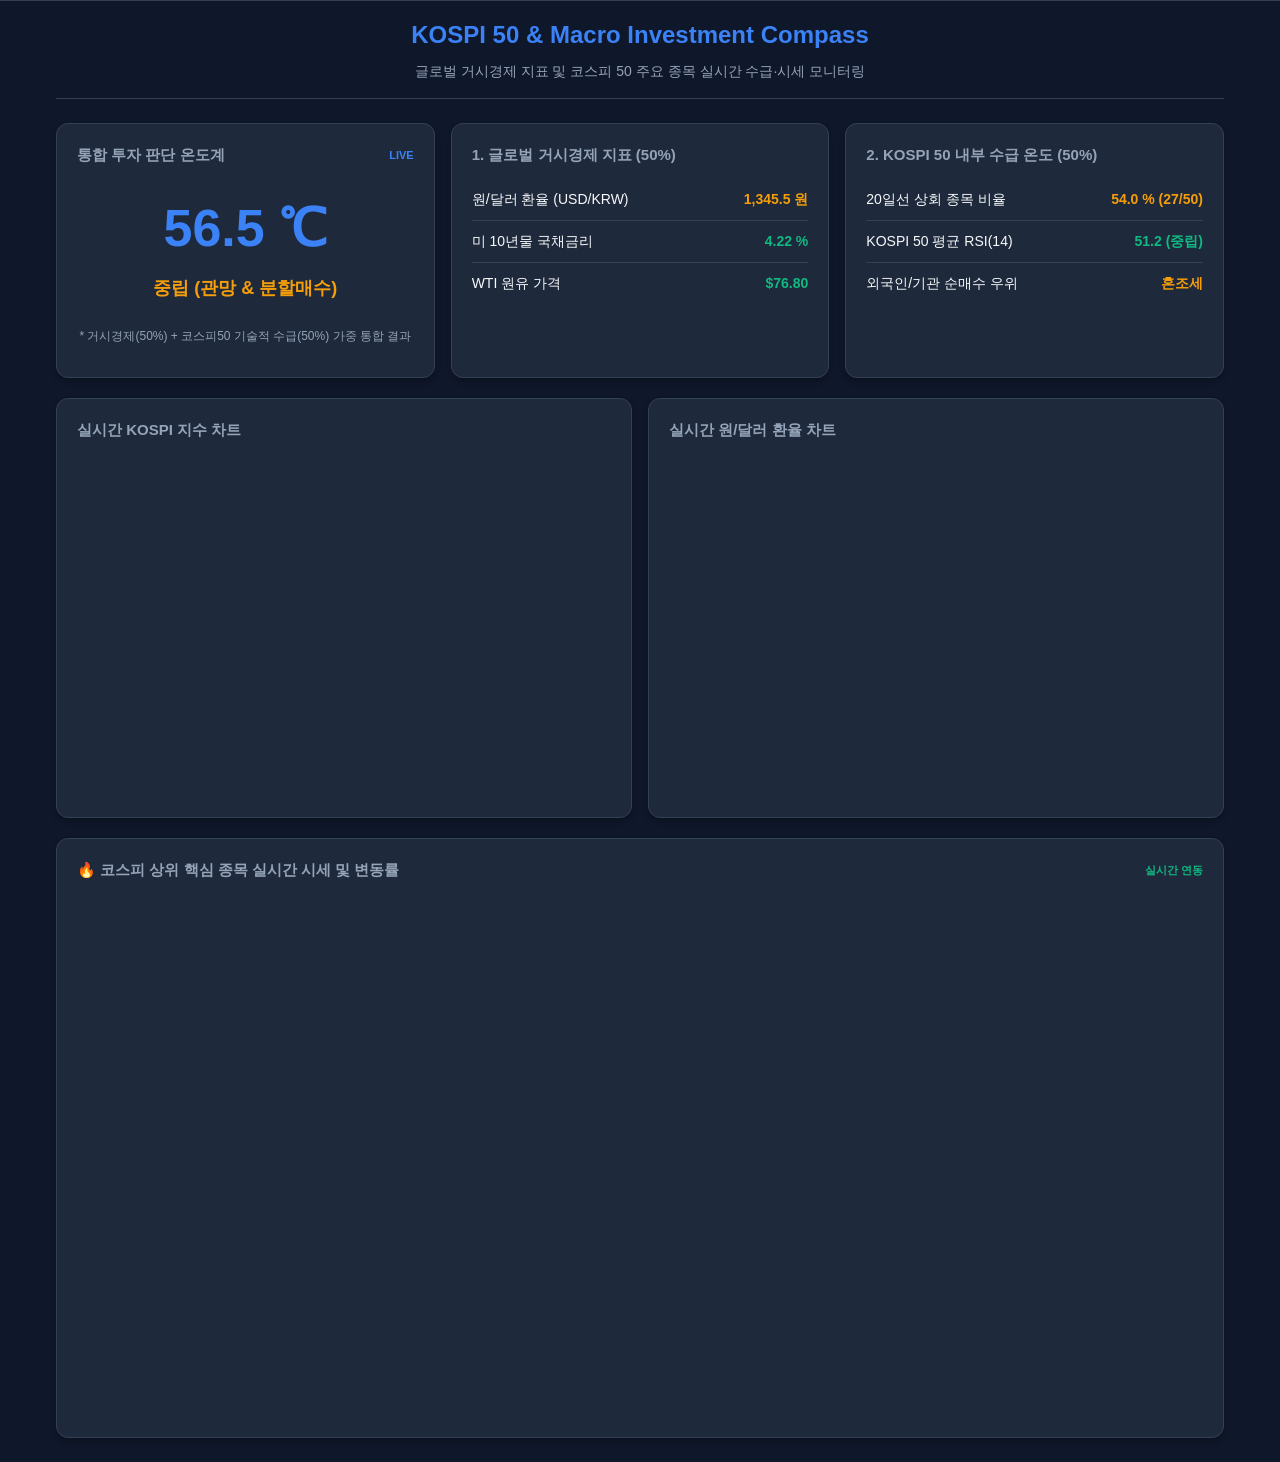
<file: index.html>
<!DOCTYPE html>
<html lang="ko">
<head>
  <meta charset="UTF-8">
  <meta name="viewport" content="width=device-width, initial-scale=1.0">
  <title>KOSPI 50 & Global Macro Investment Compass</title>
  <style>
    :root {
      --bg-color: #0f172a;
      --card-bg: #1e293b;
      --border-color: #334155;
      --text-main: #f8fafc;
      --text-sub: #94a3b8;
      --accent-blue: #3b82f6;
      --accent-green: #10b981;
      --accent-yellow: #f59e0b;
      --accent-red: #ef4444;
    }

    * { box-sizing: border-box; }

    body {
      font-family: -apple-system, BlinkMacSystemFont, "Segoe UI", Roboto, sans-serif;
      background-color: var(--bg-color);
      color: var(--text-main);
      margin: 0;
      padding: 0 0 24px 0;
      line-height: 1.5;
    }

    /* 실시간 티커 전용 스타일 */
    .ticker-container {
      width: 100%;
      background-color: #131722;
      border-bottom: 1px solid var(--border-color);
      margin-bottom: 16px;
    }

    .container {
      max-width: 1200px;
      margin: 0 auto;
      padding: 0 16px;
    }

    .header {
      text-align: center;
      margin-bottom: 24px;
      border-bottom: 1px solid var(--border-color);
      padding-bottom: 16px;
    }

    .header h1 {
      margin: 0 0 8px 0;
      font-size: 24px;
      color: var(--accent-blue);
    }

    .header p {
      margin: 0;
      font-size: 14px;
      color: var(--text-sub);
    }

    .grid-main {
      display: grid;
      grid-template-columns: repeat(auto-fit, minmax(300px, 1fr));
      gap: 16px;
      margin-bottom: 20px;
    }

    .card {
      background-color: var(--card-bg);
      border: 1px solid var(--border-color);
      border-radius: 12px;
      padding: 20px;
      box-shadow: 0 4px 6px -1px rgba(0, 0, 0, 0.3);
    }

    .card-title {
      font-size: 15px;
      font-weight: 600;
      color: var(--text-sub);
      margin-bottom: 12px;
      display: flex;
      justify-content: space-between;
      align-items: center;
    }

    .temp-display {
      text-align: center;
      padding: 10px 0;
    }

    .temp-value {
      font-size: 52px;
      font-weight: 800;
      color: var(--accent-blue);
    }

    .temp-status {
      font-size: 18px;
      font-weight: 700;
      margin-top: 8px;
      color: var(--accent-yellow);
    }

    .metric-row {
      display: flex;
      justify-content: space-between;
      align-items: center;
      padding: 10px 0;
      border-bottom: 1px solid var(--border-color);
      font-size: 14px;
    }

    .metric-row:last-child {
      border-bottom: none;
    }

    .tag-good { color: var(--accent-green); font-weight: bold; }
    .tag-warn { color: var(--accent-yellow); font-weight: bold; }
    .tag-danger { color: var(--accent-red); font-weight: bold; }

    .widget-grid {
      display: grid;
      grid-template-columns: repeat(auto-fit, minmax(320px, 1fr));
      gap: 16px;
      margin-bottom: 20px;
    }

    .widget-card {
      height: 420px;
    }

    .table-card {
      margin-top: 20px;
      height: 600px;
    }

    @media (max-width: 600px) {
      body { padding-bottom: 16px; }
      .temp-value { font-size: 40px; }
      .table-card { height: 500px; }
    }
  </style>
</head>
<body>

  <!-- 0. Top Real-time Ticker Tape -->
  <div class="ticker-container">
    <div class="tradingview-widget-container">
      <div class="tradingview-widget-container__widget"></div>
      <script type="text/javascript" src="https://s3.tradingview.com/external-embedding/embed-widget-ticker-tape.js" async>
      {
        "symbols": [
          {"proName": "KRX:KOSPI", "title": "KOSPI 지수"},
          {"proName": "FX_IDC:USDKRW", "title": "원/달러 환율"},
          {"description": "삼성전자", "proName": "KRX:005930"},
          {"description": "SK하이닉스", "proName": "KRX:000660"},
          {"description": "LG에너지솔루션", "proName": "KRX:373220"},
          {"description": "삼성바이오로직스", "proName": "KRX:207940"},
          {"description": "현대차", "proName": "KRX:005380"},
          {"description": "기아", "proName": "KRX:000270"}
        ],
        "showSymbolLogo": true,
        "colorTheme": "dark",
        "isTransparent": true,
        "displayMode": "adaptive",
        "locale": "kr"
      }
      </script>
    </div>
  </div>

  <div class="container">
    <!-- Header -->
    <div class="header">
      <h1>KOSPI 50 & Macro Investment Compass</h1>
      <p>글로벌 거시경제 지표 및 코스피 50 주요 종목 실시간 수급·시세 모니터링</p>
    </div>

    <!-- Main Dashboard Grid -->
    <div class="grid-main">
      <!-- Card 1: Integrated Compass -->
      <div class="card">
        <div class="card-title">
          <span>통합 투자 판단 온도계</span>
          <span style="font-size: 11px; color: var(--accent-blue); font-weight: bold;">LIVE</span>
        </div>
        <div class="temp-display">
          <div class="temp-value" id="overall-temp">56.5 ℃</div>
          <div class="temp-status" id="overall-status">중립 (관망 & 분할매수)</div>
        </div>
        <p style="font-size: 12px; color: var(--text-sub); text-align: center; margin-top: 15px;">
          * 거시경제(50%) + 코스피50 기술적 수급(50%) 가중 통합 결과
        </p>
      </div>

      <!-- Card 2: Macro Monitor -->
      <div class="card">
        <div class="card-title"><span>1. 글로벌 거시경제 지표 (50%)</span></div>
        <div class="metric-row">
          <span>원/달러 환율 (USD/KRW)</span>
          <span class="tag-warn" id="fx-val">1,345.5 원</span>
        </div>
        <div class="metric-row">
          <span>미 10년물 국채금리</span>
          <span class="tag-good" id="us10y-val">4.22 %</span>
        </div>
        <div class="metric-row">
          <span>WTI 원유 가격</span>
          <span class="tag-good" id="wti-val">$76.80</span>
        </div>
      </div>

      <!-- Card 3: KOSPI50 Heat Monitor -->
      <div class="card">
        <div class="card-title"><span>2. KOSPI 50 내부 수급 온도 (50%)</span></div>
        <div class="metric-row">
          <span>20일선 상회 종목 비율</span>
          <span class="tag-warn" id="ma20-ratio">54.0 % (27/50)</span>
        </div>
        <div class="metric-row">
          <span>KOSPI 50 평균 RSI(14)</span>
          <span class="tag-good" id="rsi-val">51.2 (중립)</span>
        </div>
        <div class="metric-row">
          <span>외국인/기관 순매수 우위</span>
          <span class="tag-warn" id="flow-val">혼조세</span>
        </div>
      </div>
    </div>

    <!-- TradingView Real-time Charts -->
    <div class="widget-grid">
      <!-- Chart 1: KOSPI Index -->
      <div class="card widget-card">
        <div class="card-title"><span>실시간 KOSPI 지수 차트</span></div>
        <div id="tv-kospi" style="height: 360px;"></div>
      </div>

      <!-- Chart 2: USD/KRW Chart -->
      <div class="card widget-card">
        <div class="card-title"><span>실시간 원/달러 환율 차트</span></div>
        <div id="tv-usdkrw" style="height: 360px;"></div>
      </div>
    </div>

    <!-- Real-time KOSPI 50 Stocks Table -->
    <div class="card table-card">
      <div class="card-title">
        <span>🔥 코스피 상위 핵심 종목 실시간 시세 및 변동률</span>
        <span style="font-size: 11px; color: var(--accent-green); font-weight: bold;">실시간 연동</span>
      </div>
      <div class="tradingview-widget-container" style="height: calc(100% - 30px); width: 100%;">
        <div class="tradingview-widget-container__widget" style="height: 100%; width: 100%;"></div>
        <script type="text/javascript" src="https://s3.tradingview.com/external-embedding/embed-widget-market-quotes.js" async>
        {
          "width": "100%",
          "height": "100%",
          "symbolsGroups": [
            {
              "name": "코스피 시가총액 상위 50 종목",
              "originalName": "KOSPI 50",
              "symbols": [
                {"name": "KRX:005930", "displayName": "삼성전자"},
                {"name": "KRX:000660", "displayName": "SK하이닉스"},
                {"name": "KRX:373220", "displayName": "LG에너지솔루션"},
                {"name": "KRX:207940", "displayName": "삼성바이오로직스"},
                {"name": "KRX:005935", "displayName": "삼성전자우"},
                {"name": "KRX:005380", "displayName": "현대차"},
                {"name": "KRX:000270", "displayName": "기아"},
                {"name": "KRX:068270", "displayName": "셀트리온"},
                {"name": "KRX:105560", "displayName": "KB금융"},
                {"name": "KRX:055550", "displayName": "신한지주"},
                {"name": "KRX:035420", "displayName": "NAVER"},
                {"name": "KRX:000810", "displayName": "삼성화재"},
                {"name": "KRX:015760", "displayName": "한국전력"},
                {"name": "KRX:035720", "displayName": "카카오"},
                {"name": "KRX:006400", "displayName": "삼성SDI"},
                {"name": "KRX:051910", "displayName": "LG화학"},
                {"name": "KRX:012330", "displayName": "현대모비스"},
                {"name": "KRX:028260", "displayName": "삼성물산"},
                {"name": "KRX:032830", "displayName": "삼성생명"},
                {"name": "KRX:086790", "displayName": "하나금융지주"},
                {"name": "KRX:010140", "displayName": "삼성중공업"},
                {"name": "KRX:009150", "displayName": "삼성전기"},
                {"name": "KRX:034730", "displayName": "SK"},
                {"name": "KRX:018260", "displayName": "삼성SDS"},
                {"name": "KRX:003550", "displayName": "LX홀딩스"},
                {"name": "KRX:036570", "displayName": "엔씨소프트"},
                {"name": "KRX:010950", "displayName": "S-Oil"},
                {"name": "KRX:011170", "displayName": "롯데케미칼"},
                {"name": "KRX:001040", "displayName": "CJ"},
                {"name": "KRX:004020", "displayName": "현대제철"}
              ]
            }
          ],
          "showSymbolLogo": true,
          "isTransparent": true,
          "colorTheme": "dark",
          "locale": "kr"
        }
        </script>
      </div>
    </div>
  </div>

  <!-- TradingView Chart Script Loading -->
  <script type="text/javascript" src="https://s3.tradingview.com/tv.js"></script>
  <script type="text/javascript">
    new TradingView.widget({
      "autosize": true,
      "symbol": "KRX:KOSPI",
      "interval": "D",
      "timezone": "Asia/Seoul",
      "theme": "dark",
      "style": "1",
      "locale": "kr",
      "container_id": "tv-kospi"
    });

    new TradingView.widget({
      "autosize": true,
      "symbol": "FX_IDC:USDKRW",
      "interval": "D",
      "timezone": "Asia/Seoul",
      "theme": "dark",
      "style": "1",
      "locale": "kr",
      "container_id": "tv-usdkrw"
    });
  </script>
</body>
</html>
</file>
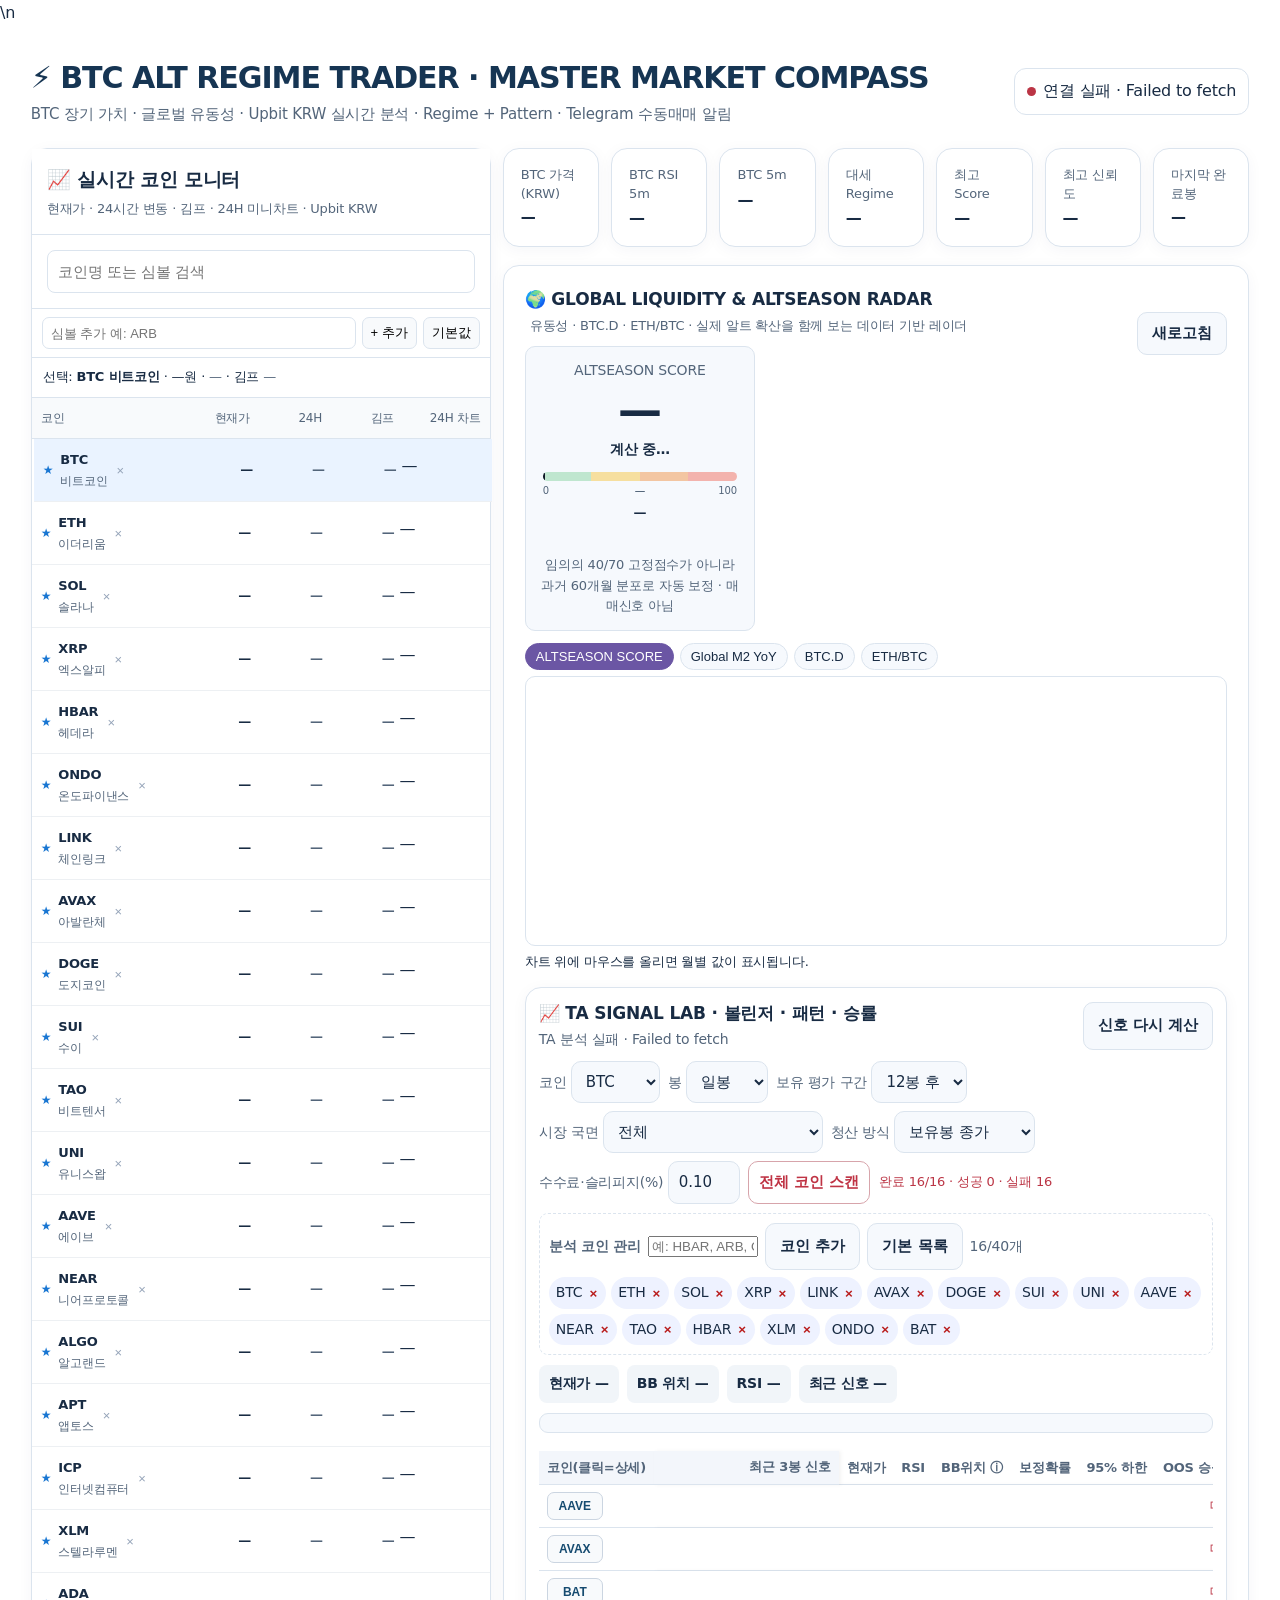
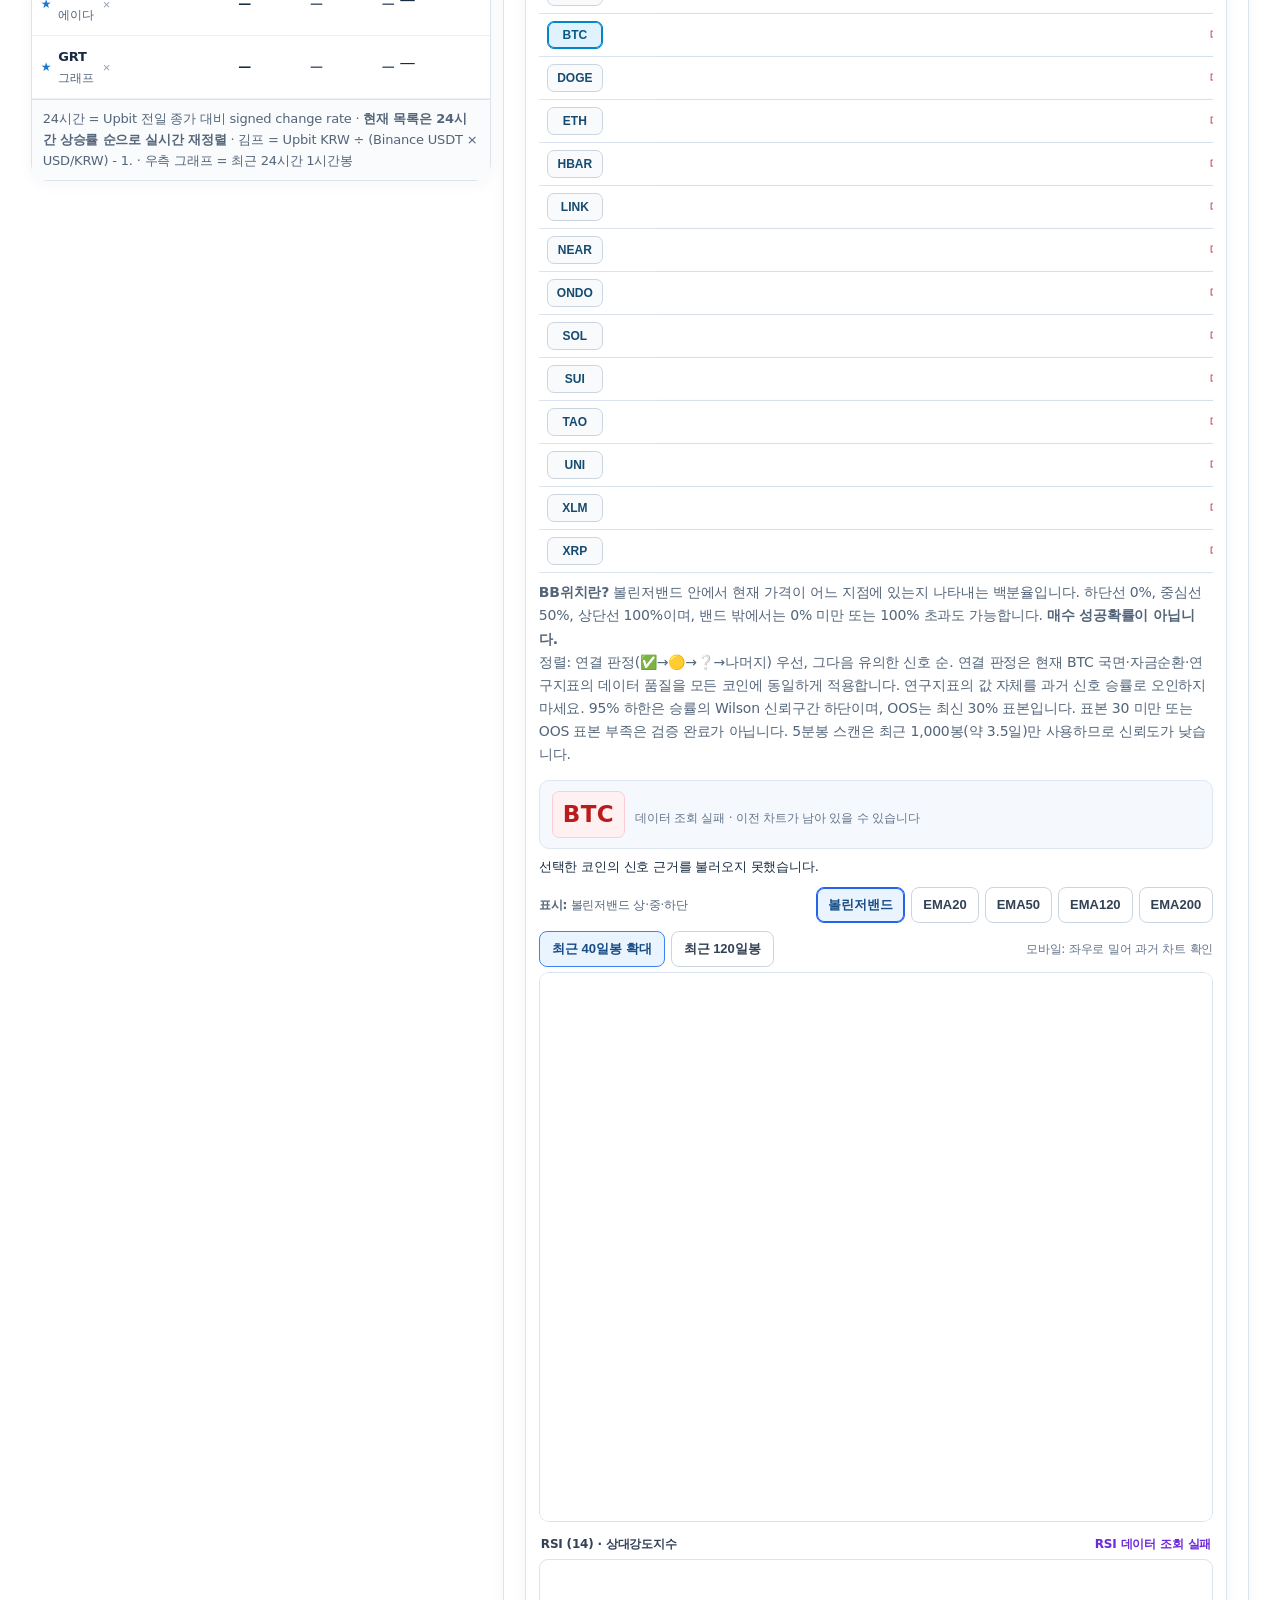
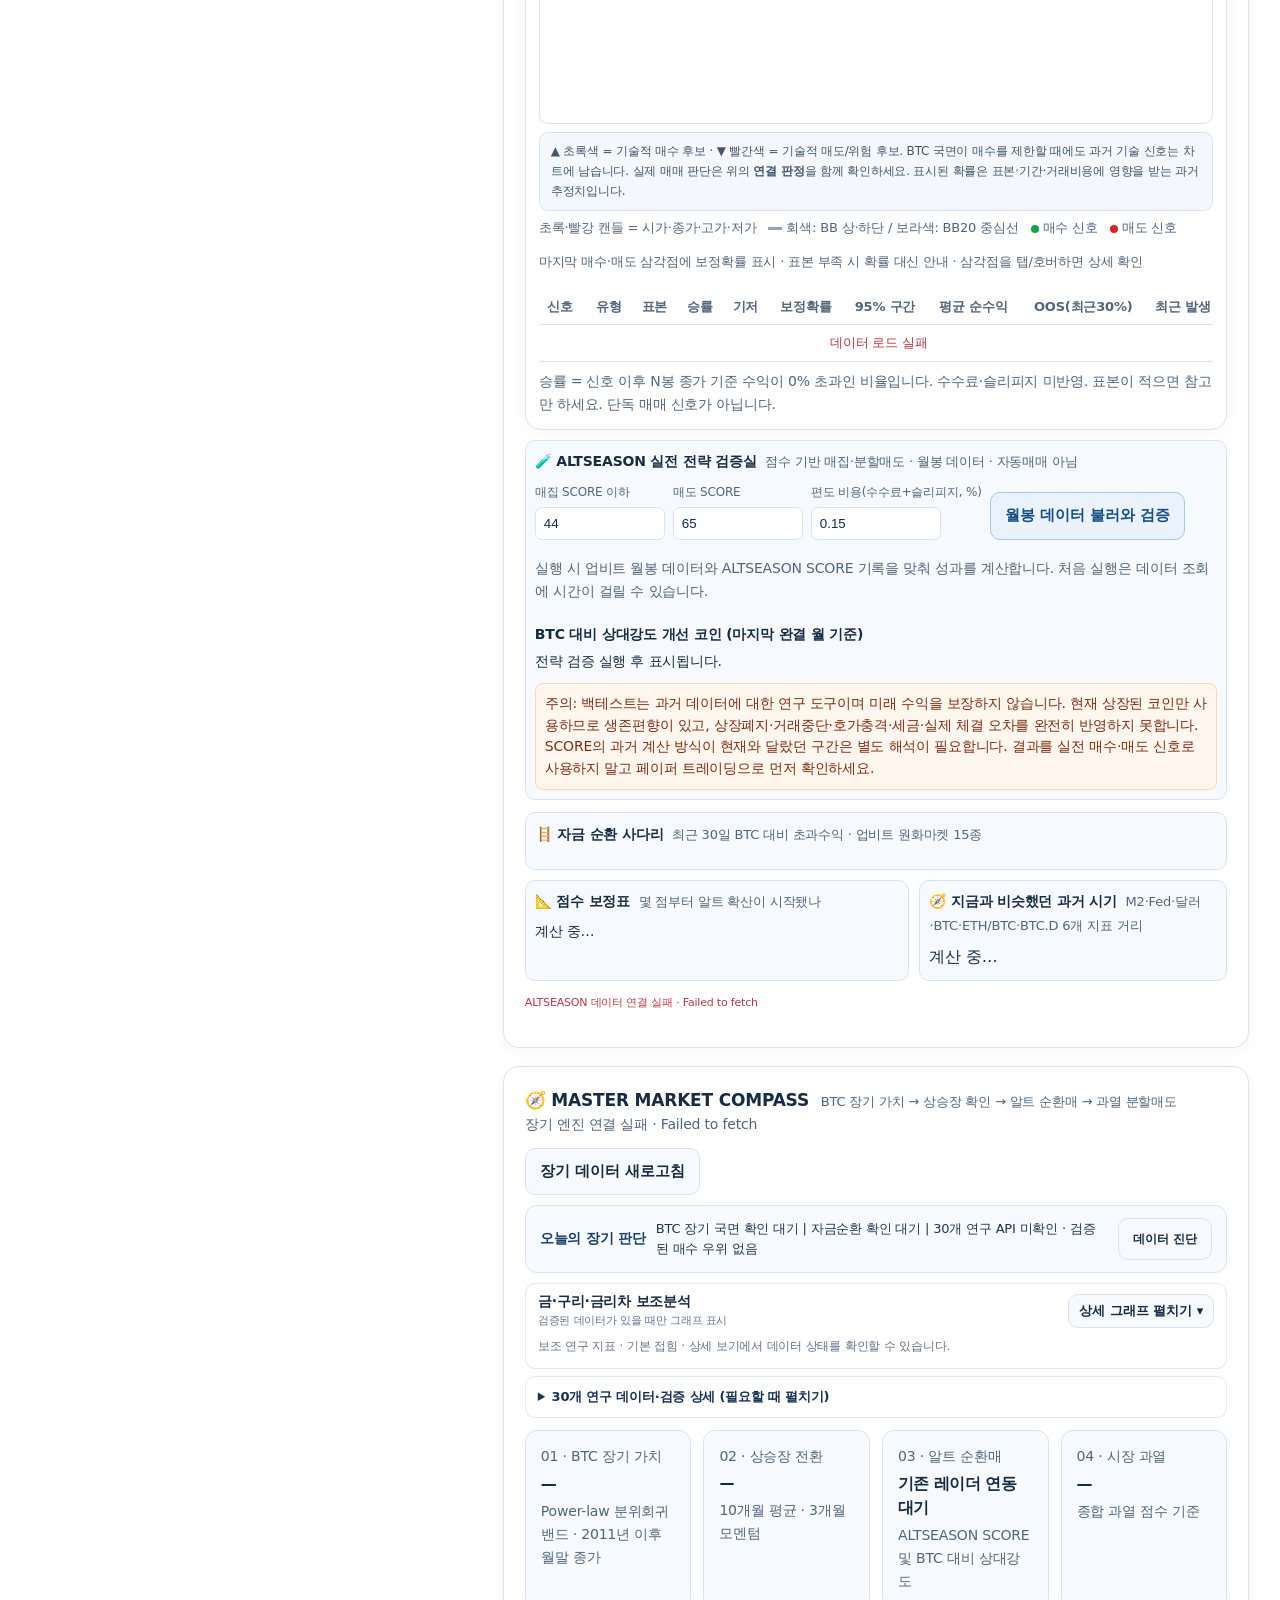
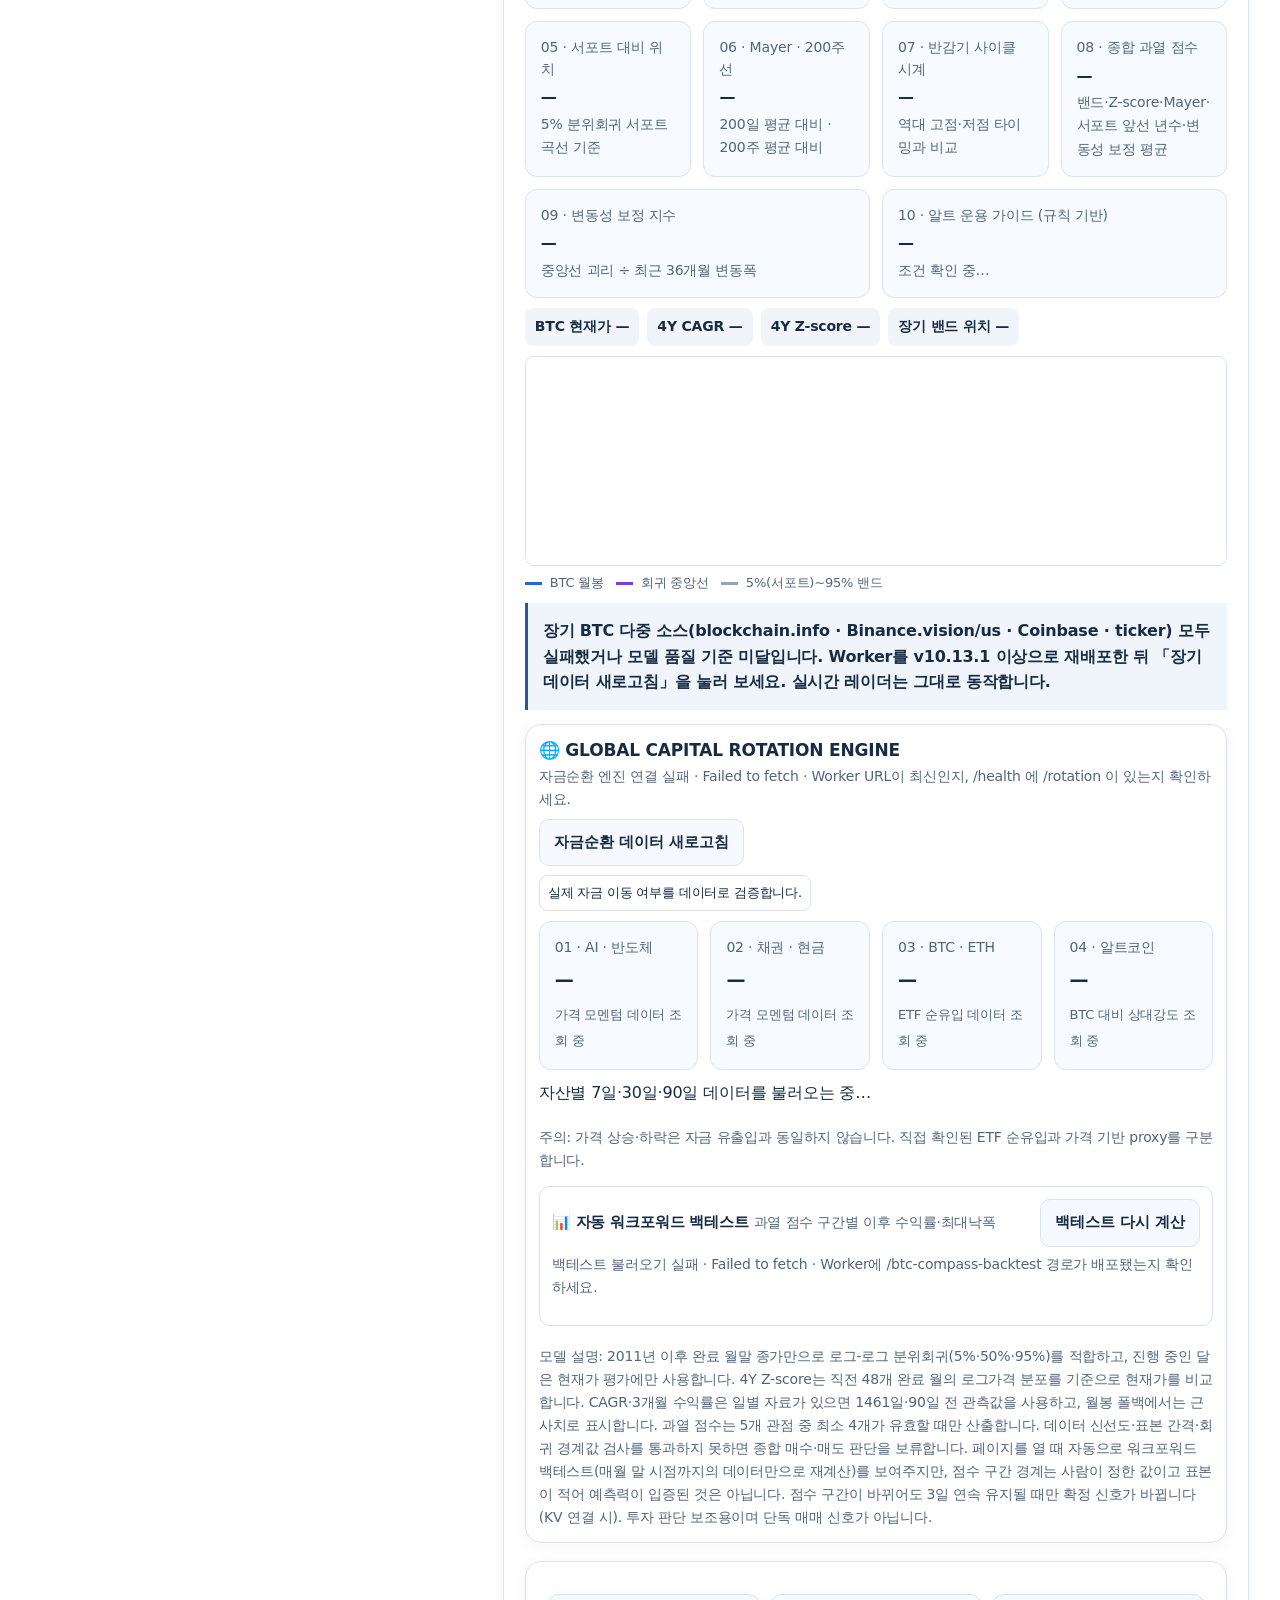
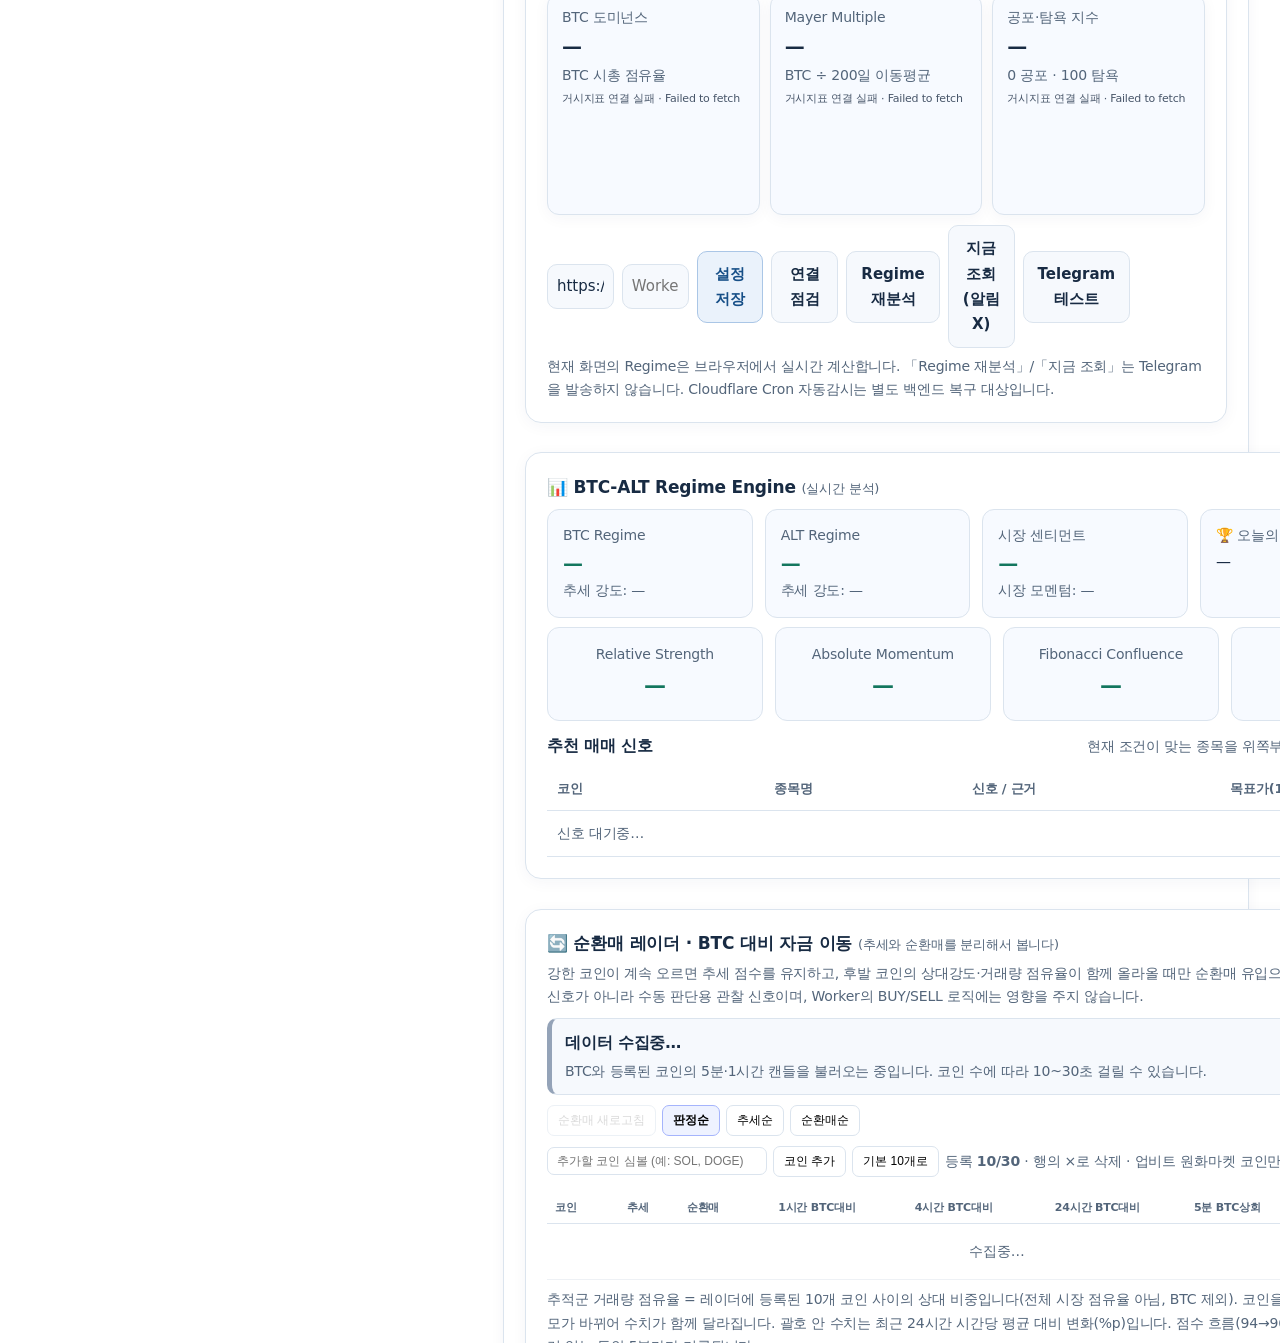
<file: legacy/crypto.html>
<!doctype html>
<html lang="ko">
<head>
<meta charset="utf-8">
<meta name="viewport" content="width=device-width,initial-scale=1">
<meta name="theme-color" content="#ffffff">
<link rel="manifest" href="manifest.json">
<title>BTC ALT REGIME TRADER v10.15.1 · MASTER MARKET COMPASS</title>
<style>
:root{--bg:#f5f7fa;--panel:#ffffff;--panel2:#f8fafc;--line:#dfe5ec;--text:#1f2937;--muted:#6b7280;--green:#0f9d58;--yellow:#b7791f;--red:#d93025;--blue:#1976d2;--violet:#7c3aed}
*{box-sizing:border-box}body{margin:0;background:var(--bg);color:var(--text);font:14px/1.5 Arial,sans-serif}.wrap{max-width:1720px;margin:auto;padding:20px}.head{display:flex;justify-content:space-between;gap:16px;align-items:center;margin-bottom:14px}.title h1{margin:0;font-size:27px}.sub{color:var(--muted);margin-top:5px}.status{padding:9px 12px;border:1px solid var(--line);border-radius:12px;background:var(--panel)}.dot{display:inline-block;width:9px;height:9px;border-radius:50%;background:var(--yellow);margin-right:7px}.grid{display:grid;grid-template-columns:repeat(7,1fr);gap:9px}.card,.panel{background:var(--panel);border:1px solid var(--line);border-radius:14px}.card{padding:13px}.label{color:var(--muted);font-size:12px}.value{font-size:19px;font-weight:700;margin-top:4px}.panel{padding:14px;margin-top:11px}.controls,.btgrid{display:grid;grid-template-columns:repeat(8,1fr);gap:8px;align-items:center}.controls input,.controls select,.btgrid input,.btgrid select{background:var(--panel2);border:1px solid var(--line);color:var(--text);padding:9px;border-radius:8px;width:100%}.btn{border:1px solid var(--line);background:var(--panel2);color:var(--text);padding:9px 12px;border-radius:8px;cursor:pointer}.btn:hover{border-color:var(--blue)}.btn.primary{border-color:var(--blue)}table{width:100%;border-collapse:collapse;margin-top:8px}th,td{padding:8px 7px;border-bottom:1px solid var(--line);text-align:right;white-space:nowrap}th:first-child,td:first-child{text-align:left}th{color:var(--muted);font-size:12px}.buy{color:var(--green);font-weight:700}.watch{color:var(--yellow);font-weight:700}.idle,.stale{color:var(--muted)}.error{color:var(--red)}.small{font-size:12px;color:var(--muted)}.signal{font-size:18px;font-weight:700}.reason{color:var(--muted);font-size:12px}.log{white-space:pre-wrap;background:#f8fafc;border:1px solid var(--line);border-radius:9px;padding:11px;min-height:55px}.subpanel{margin-top:10px;padding:10px;background:var(--panel2);border:1px solid var(--line);border-radius:10px}.metricgrid{display:grid;grid-template-columns:repeat(8,1fr);gap:8px}.metric{padding:10px;border:1px solid var(--line);border-radius:9px;background:var(--panel2)}.metric b{display:block;font-size:18px;margin-top:3px}.good{color:var(--green)}.bad{color:var(--red)}.neutral{color:var(--yellow)}.hero{display:grid;grid-template-columns:1.2fr .8fr;gap:10px}.note{border-left:3px solid var(--violet);padding:9px 11px;background:#f8f5ff}.danger{border-left-color:var(--red)}.ok{border-left-color:var(--green)}.ledgergrid{display:grid;grid-template-columns:repeat(4,1fr);gap:8px;margin-top:10px}.ledger-head{display:flex;justify-content:space-between;gap:10px;align-items:center;flex-wrap:wrap}.ledger-actions{display:flex;gap:8px;flex-wrap:wrap}.ledger-input{width:110px;max-width:100%;background:var(--panel2);border:1px solid var(--line);color:var(--text);padding:6px 7px;border-radius:7px}.mini-btn{padding:6px 8px;font-size:12px}.pnl-pos{color:var(--green);font-weight:700}.pnl-neg{color:var(--red);font-weight:700}

.regime-layout{display:grid;grid-template-columns:1fr;gap:12px;margin-top:11px}
.regime-title{font-size:17px;font-weight:800;margin-bottom:10px}.regime-title span{font-size:11px;color:var(--muted);font-weight:500}
.regime-top{display:grid;grid-template-columns:1fr 1fr 1fr 1.2fr;gap:8px}.regime-card,.indicator-card{padding:11px;border:1px solid var(--line);border-radius:10px;background:var(--panel2)}
.regime-label{font-size:11px;color:var(--muted)}.regime-state{font-size:21px;font-weight:800;color:var(--green);margin-top:3px}.regime-small{font-size:11px;color:var(--muted);margin-top:2px}
.top3-list{font-size:13px;line-height:1.65;margin-top:3px}
.engine-indicators{display:grid;grid-template-columns:repeat(4,1fr);gap:8px;margin-top:9px}.indicator-card{text-align:center}.indicator-card div{font-size:11px;color:var(--muted)}.indicator-card b{display:block;font-size:21px;color:var(--green);margin-top:2px}
.regime-section-head{display:flex;justify-content:space-between;align-items:center;margin-top:12px}.regime-table-wrap{overflow:auto}.regime-table{min-width:760px}
.badge{display:inline-block;padding:2px 6px;border-radius:999px;border:1px solid var(--line);font-size:11px}.badge.buy{background:#e9f8ef;border-color:#b7e3c5;color:var(--green)}.badge.watch{background:#fff7e6;color:var(--yellow)}
.badge.sell{background:#fff0f0;color:#c62828;border-color:#ffc9c9}
.rs-title{font-size:17px;font-weight:800}.rs-title span{font-size:11px;color:var(--muted);font-weight:500}.live-dot{float:right;color:var(--green)!important;font-size:11px!important}
.rs-controls{display:grid;grid-template-columns:repeat(4,minmax(0,1fr));gap:7px;margin-top:10px}.rs-controls select{padding:8px;border:1px solid var(--line);border-radius:8px;background:#fff}
.rs-note{margin-top:8px}.rs-legend{display:flex;flex-wrap:wrap;gap:10px;margin-top:9px;font-size:11px;color:var(--muted)}.rs-chart{width:100%;height:620px;margin-top:7px;display:block;border:1px solid var(--line);border-radius:10px;background:#fff}
@media(max-width:1150px){.regime-top{grid-template-columns:repeat(2,1fr)}.rs-controls{grid-template-columns:repeat(3,minmax(0,1fr))}}@media(max-width:650px){.regime-top{grid-template-columns:1fr 1fr}.engine-indicators{grid-template-columns:1fr 1fr}.rs-controls{grid-template-columns:1fr 1fr}.rs-chart{height:420px}}

.workspace{display:grid;grid-template-columns:460px minmax(0,1fr);gap:12px;align-items:start}
.maincol{min-width:0}
.market-sidebar{background:var(--panel);border:1px solid var(--line);border-radius:14px;overflow:visible;position:relative;top:auto;max-height:none;height:auto;display:flex;flex-direction:column}
.market-sidebar-head{padding:13px 14px;border-bottom:1px solid var(--line);background:#fff}
.market-sidebar-title{font-weight:800;font-size:15px}
.market-sidebar-sub{font-size:11px;color:var(--muted);margin-top:3px}
.market-search{padding:10px;border-bottom:1px solid var(--line)}
.market-search input{width:100%;background:#fff;border:1px solid var(--line);color:var(--text);padding:9px 10px;border-radius:8px;outline:none}
.market-table-head,.market-row{display:grid;grid-template-columns:132px 72px 56px 56px 84px;gap:4px;align-items:center}
.market-table-head{padding:7px 8px;background:#f8fafc;color:var(--muted);font-size:11px;border-bottom:1px solid var(--line);text-align:right}
.market-table-head div:first-child{text-align:left}
.market-list{overflow:visible;max-height:none;height:auto}
.market-row{padding:6px 8px;border-bottom:1px solid #edf0f3;cursor:pointer;min-height:48px}
.market-row:hover{background:#f5f9ff}
.market-row.active{background:#eaf3ff}
.market-name{display:flex;align-items:center;gap:7px;min-width:0}
.market-star{color:#1976d2;font-size:12px}
.market-symbol{font-weight:800;font-size:12px}
.market-korean{font-size:10px;color:var(--muted);white-space:nowrap;overflow:hidden;text-overflow:ellipsis}
.market-price,.market-change,.market-premium{text-align:right;font-size:12px;font-variant-numeric:tabular-nums}
.market-price{font-weight:700}
.market-change,.market-premium{font-weight:800}
.market-spark{width:84px;height:30px;display:block;overflow:visible}.market-row{transition:background-color .2s ease,transform .35s ease}.market-row.active{transform:translateX(2px)}.market-spark svg{width:100%;height:100%;display:block}.market-spark path{fill:none;stroke-width:1.7;vector-effect:non-scaling-stroke}.market-spark .spark-grid{stroke:#e5e7eb;stroke-width:1}.market-spark .spark-label{font-size:8px;fill:#94a3b8}
.m-up{color:#d93025}.m-down{color:#1976d2}.m-flat{color:var(--muted)}
.market-footer{padding:9px 11px;border-top:1px solid var(--line);background:#fafbfc;font-size:10px;color:var(--muted)}
.market-selected{padding:9px 11px;border-bottom:1px solid var(--line);background:#fff;font-size:11px}
.market-selected b{font-size:13px}
@media(max-width:1150px){.workspace{grid-template-columns:370px minmax(0,1fr)}.market-table-head,.market-row{grid-template-columns:112px 68px 50px 50px 66px;gap:4px}}
@media(max-width:850px){.workspace{grid-template-columns:1fr}.market-sidebar{position:relative;top:auto;max-height:none;height:auto;overflow:visible}.market-list{overflow:visible;max-height:none;height:auto}.maincol{min-width:0}}
@media(max-width:1150px){.grid{grid-template-columns:repeat(4,1fr)}.controls,.btgrid{grid-template-columns:repeat(4,1fr)}.metricgrid{grid-template-columns:repeat(4,1fr)}.ledgergrid{grid-template-columns:repeat(2,1fr)}.hero{grid-template-columns:1fr}}@media(max-width:650px){.wrap{padding:11px}.grid{grid-template-columns:repeat(2,1fr)}.controls,.btgrid,.metricgrid,.ledgergrid{grid-template-columns:1fr 1fr}.title h1{font-size:21px}table{display:block;overflow:auto;font-size:12px}}

.market-manage{padding:8px 10px;border-bottom:1px solid var(--line);background:#fff;display:flex;gap:6px}
.market-manage input{min-width:0;flex:1;border:1px solid var(--line);border-radius:7px;padding:7px 8px;font-size:11px}
.market-manage button{border:1px solid var(--line);background:#f8fafc;border-radius:7px;padding:6px 8px;font-size:11px;cursor:pointer}
.market-remove{border:0;background:transparent;color:#94a3b8;cursor:pointer;font-size:15px;line-height:1;padding:2px}
.market-remove:hover{color:var(--red)}


.rs-slot{display:grid;grid-template-columns:24px minmax(0,1fr);gap:5px;align-items:center}
.rs-slot input{width:16px;height:16px;margin:auto;accent-color:#2563eb}
.rs-toolbar{display:flex;gap:7px;align-items:center;margin-top:8px;flex-wrap:wrap}
.rs-toolbar button{border:1px solid var(--line);background:#fff;border-radius:7px;padding:5px 8px;font-size:11px;cursor:pointer}

.macro-strip{display:grid;grid-template-columns:repeat(3,minmax(0,1fr));gap:10px;margin:10px 0}
.macro-strip .metric{padding:12px 14px}.macro-strip .value{font-size:20px;font-weight:800;margin-top:5px}.macro-strip .small{margin-top:4px}
@media(max-width:900px){.macro-strip{grid-template-columns:1fr}}
.macro-spark{display:block;width:100%;height:54px;margin-top:8px}
.macro-strip .metric{min-height:132px}


.altseason-panel{margin-top:12px}.section-title{font-size:17px;font-weight:800;margin-bottom:10px}.section-title span{font-size:11px;color:var(--muted);font-weight:500;margin-left:5px}.altseason-grid{display:grid;grid-template-columns:220px 1fr;gap:10px}.altseason-score-card{border:1px solid var(--line);border-radius:10px;background:var(--panel2);padding:13px;text-align:center}.altseason-score{font-size:42px;font-weight:900;line-height:1.1;margin:5px 0}.altseason-stage{font-size:15px;font-weight:800}.altseason-note{font-size:10px;color:var(--muted);margin-top:7px;line-height:1.4}.altseason-metrics{display:grid;grid-template-columns:repeat(3,1fr);gap:8px}.altseason-metrics>div{border:1px solid var(--line);border-radius:10px;background:var(--panel2);padding:9px}.altseason-metrics span,.altseason-bars span{font-size:10px;color:var(--muted)}.altseason-metrics b{display:block;font-size:18px;margin-top:3px}.altseason-metrics small{display:block;color:var(--muted);font-size:10px;margin-top:2px}.altseason-bars{display:grid;grid-template-columns:repeat(5,1fr);gap:8px;margin-top:9px}.altseason-bars>div{border:1px solid var(--line);border-radius:8px;padding:7px;background:var(--panel2)}.altseason-bars b{float:right;font-size:12px}.macro-spark-xl{height:105px;margin-top:10px}.altseason-history-chart{height:240px!important;margin-top:12px}.altseason-chart-note{font-size:10px;color:var(--muted);line-height:1.5;margin-top:5px}.history-wrap{margin-top:10px;border:1px solid var(--line);border-radius:10px;padding:9px;background:var(--panel2)}.history-title{font-size:12px;font-weight:800;margin-bottom:7px}.history-table{font-size:11px;line-height:1.55;overflow:auto}.history-table table{width:100%;border-collapse:collapse}.history-table th,.history-table td{padding:4px 6px;border-bottom:1px solid var(--line);text-align:right}.history-table th:first-child,.history-table td:first-child{text-align:left}.history-table tr.hot{font-weight:800}.altseason-context{font-size:11px;color:var(--muted)}
@media(max-width:760px){.altseason-grid{grid-template-columns:1fr}.altseason-metrics{grid-template-columns:repeat(2,1fr)}.altseason-bars{grid-template-columns:repeat(2,1fr)}}

/* v8.3.9 responsive/mobile polish */
.macro-strip{align-items:stretch}
.macro-strip .metric{overflow:hidden}
.macro-spark{min-height:54px}
@media(max-width:760px){
  body{overflow-x:hidden}
  .wrap,.app,.container,main{max-width:100%!important}
  .macro-strip{grid-template-columns:1fr!important;gap:8px!important;margin:8px 0!important}
  .macro-strip .metric{min-height:118px!important;padding:12px!important}
  .macro-strip .value{font-size:22px!important}
  .macro-spark{height:48px!important;min-height:48px!important;margin-top:6px!important}
  .top,.top-grid,.metrics,.stats,.summary-grid{gap:7px!important}
  .controls{gap:7px!important}
  .controls input,.controls button,.controls select{min-height:42px}
  .regime-layout{grid-template-columns:1fr!important}
  .rs-chart{height:280px!important}
  table{font-size:12px}
}
@media(max-width:520px){
  body{font-size:13px}
  h1{font-size:20px!important;line-height:1.2}
  .card{border-radius:10px!important}
  .macro-strip .metric{min-height:112px!important}
  .macro-strip .small{font-size:11px!important;white-space:normal}
  .controls{display:grid!important;grid-template-columns:1fr 1fr!important}
  .controls input{grid-column:1/-1;min-width:0!important;width:100%!important}
  .controls button{width:100%;padding-left:8px!important;padding-right:8px!important}
  .regime-engine-grid,.engine-grid{grid-template-columns:1fr 1fr!important;gap:7px!important}
  .rs-controls{grid-template-columns:1fr!important}
  .rs-chart{height:240px!important}
}

/* v8.4.0 cycle-context cards */
.macro-card{display:flex;flex-direction:column}
.macro-context{font-size:11px;line-height:1.35;margin-top:5px;color:#475569;min-height:30px}
.macro-spark-lg{height:72px!important;min-height:72px!important}
@media(max-width:760px){
 .macro-context{min-height:0}
 .macro-spark-lg{height:64px!important;min-height:64px!important}
}
/* ===== 순환매 레이더 ===== */
.rot-note{margin-top:6px}
.rot-verdict{margin-top:10px;padding:11px 13px;border:1px solid var(--line);border-left:5px solid #94a3b8;border-radius:10px;background:var(--panel2)}
.rot-verdict b{font-size:16px}.rot-verdict .small{margin-top:3px}
.rot-verdict.inflow{border-left-color:var(--violet);background:#f6f2ff}
.rot-verdict.exit{border-left-color:var(--red);background:#fff5f5}
.rot-verdict.lead{border-left-color:var(--green);background:#f1faf5}
.rot-bar{display:flex;flex-wrap:wrap;gap:6px;align-items:center;margin-top:10px}
.rot-bar button{border:1px solid var(--line);background:#fff;border-radius:7px;padding:6px 10px;font-size:12px;cursor:pointer}
.rot-bar button.on{background:#eef2ff;border-color:#a5b4fc;font-weight:700}
.rot-bar button:disabled{opacity:.5;cursor:wait}
.rot-bar .rot-gap{flex:1}
.rot-error{margin-top:8px;padding:8px 10px;border:1px solid #ffc9c9;background:#fff0f0;border-radius:8px;color:#b42318;font-size:12px}
.rot-btc{margin-top:8px;font-size:12px;color:var(--muted)}
.rot-table{width:100%;min-width:900px;border-collapse:collapse;margin-top:8px}
.rot-table th{font-size:11px;color:var(--muted);font-weight:700;text-align:right;padding:7px 8px;border-bottom:1px solid var(--line);white-space:nowrap}
.rot-table td{padding:8px;border-bottom:1px solid #eef1f5;text-align:right;white-space:nowrap;vertical-align:middle}
.rot-table th:first-child,.rot-table td:first-child{text-align:left}
.rot-table th:last-child,.rot-table td:last-child{text-align:center}
.rot-coin b{font-size:13px;display:inline}.rot-coin span{display:block;font-size:11px;color:var(--muted)}
.rot-score{display:inline-block;min-width:96px;text-align:left}
.rot-score b{font-size:15px}
.rot-score i{display:block;height:4px;border-radius:3px;background:#e5e7eb;margin:3px 0 2px;overflow:hidden}
.rot-score i u{display:block;height:100%;border-radius:3px;text-decoration:none}
.rot-score small{font-size:10px;color:var(--muted)}
.rot-tr-up{color:var(--red)}.rot-tr-down{color:var(--blue)}
.rot-badge{display:inline-block;padding:3px 8px;border-radius:999px;font-size:11px;font-weight:700;border:1px solid var(--line);background:#f8fafc;color:var(--muted)}
.rot-badge.inflow{background:#f3ecff;border-color:#d8c5ff;color:#6d28d9}
.rot-badge.strong{background:#e9f8ef;border-color:#b7e3c5;color:var(--green)}
.rot-badge.hold{background:#eef6ff;border-color:#c5dcf7;color:#1d5fa8}
.rot-badge.exit{background:#fff0f0;border-color:#ffc9c9;color:#c62828}
.rot-row-fail td{color:var(--muted);background:#fafafa}
.rot-foot{margin-top:8px}
.rot-details{margin-top:8px;font-size:12px;color:var(--muted)}
.rot-details summary{cursor:pointer;font-weight:700}
.rot-details ul{margin:6px 0 0;padding-left:18px}

.rot-add{display:flex;flex-wrap:wrap;gap:6px;align-items:center;margin-top:10px}
.rot-add input{border:1px solid var(--line);border-radius:7px;padding:6px 9px;font-size:12px;width:220px;background:#fff;text-transform:uppercase}
.rot-add input::placeholder{text-transform:none}
.rot-add button{border:1px solid var(--line);background:#fff;border-radius:7px;padding:6px 10px;font-size:12px;cursor:pointer}
.rot-add button:disabled{opacity:.5;cursor:wait}
.rot-del{border:0;background:transparent;color:#9aa4b2;font-size:15px;line-height:1;padding:0 4px;margin-left:4px;cursor:pointer;border-radius:4px}
.rot-del:hover{color:var(--red);background:#fff0f0}
.as-panel{margin-top:12px}.as-reload{float:right;font-size:12px;padding:5px 9px}
.as-top{display:grid;grid-template-columns:230px 1fr;gap:10px}
.as-scorecard{border:1px solid var(--line);border-radius:10px;background:var(--panel2);padding:13px;text-align:center}
.as-score{font-size:44px;font-weight:900;line-height:1.1;margin:4px 0}.as-stage{font-size:14px;font-weight:800}
.as-gauge{position:relative;height:9px;border-radius:5px;overflow:hidden;display:flex;margin:10px 4px 2px}.as-gauge i{display:block;height:100%}.as-gauge .g1{width:25%;background:#bfe6cf}.as-gauge .g2{width:25%;background:#f6df9f}.as-gauge .g3{width:25%;background:#f3c6a2}.as-gauge .g4{width:25%;background:#f3b3ad}.as-gauge-lab{position:relative;height:15px;font-size:10px;color:var(--muted)}.as-gauge-lab span{position:absolute;transform:translateX(-50%)}.as-gauge-lab span:first-child{left:0;transform:none}.as-gauge-lab span:last-child{right:0;left:auto;transform:none}.as-badges{display:flex;gap:5px;flex-wrap:wrap;margin-top:7px}.as-badge{display:inline-block;padding:3px 7px;border:1px solid var(--line);border-radius:999px;background:#fff;font-size:10px;font-weight:700}.as-badge.ok{border-color:#b7ddc5;background:#f3fbf6;color:#197a42}.as-badge.warn{border-color:#ead6a0;background:#fffaf0;color:#8a6410}.as-badge.bad{border-color:#e4b5b0;background:#fff5f4;color:#a12620}
.as-gauge b{position:absolute;top:-2px;width:3px;height:13px;background:#111827;border-radius:2px;left:0;transform:translateX(-1px)}
.as-gauge-lab{position:relative;height:13px;font-size:10px;color:var(--muted);margin:0 4px}.as-gauge-lab span{position:absolute;transform:translateX(-50%)}.as-gauge-lab span:first-child{left:0;transform:none}.as-gauge-lab span:last-child{right:0;left:auto;transform:none}
.as-path{font-size:12px;margin-top:6px;font-weight:700}.as-mom{font-size:11px;color:var(--muted);margin-top:2px;min-height:15px}
.as-comps{display:grid;grid-template-columns:repeat(2,1fr);gap:6px 10px;align-content:start}
.as-comp{border:1px solid var(--line);border-radius:8px;background:var(--panel2);padding:6px 9px}.as-comp .r{display:flex;justify-content:space-between;font-size:12px;font-weight:700}.as-comp .r span:last-child{font-variant-numeric:tabular-nums}
.as-bar{height:6px;border-radius:3px;background:#e8edf3;margin:4px 0 3px;overflow:hidden}.as-bar i{display:block;height:100%;border-radius:3px;background:var(--violet)}.as-comp small{font-size:10px;color:var(--muted)}
.as-drivers{font-size:12px;margin:9px 0 2px;color:var(--muted)}.as-drivers b{color:var(--text)}
.as-tabs{display:flex;gap:6px;flex-wrap:wrap;margin:12px 0 6px}.as-tabs button{border:1px solid var(--line);background:var(--panel2);color:var(--text);padding:5px 10px;border-radius:999px;font-size:12px;cursor:pointer}.as-tabs button.on{background:var(--violet);border-color:var(--violet);color:#fff}
.as-chart{width:100%;height:270px;display:block;border:1px solid var(--line);border-radius:10px;background:#fff;touch-action:pan-y}
.as-caption{font-size:12px;margin-top:5px;min-height:18px;font-variant-numeric:tabular-nums}.as-legend{font-size:11px;color:var(--muted);margin-top:2px;line-height:1.6}.as-legend i{display:inline-block;width:14px;height:8px;border-radius:2px;margin:0 4px 0 9px;vertical-align:baseline}
.as-mute{font-size:11px;color:var(--muted);font-weight:500;margin-left:4px}
.as-ladder-box{margin-top:12px;border:1px solid var(--line);border-radius:10px;background:var(--panel2);padding:10px}
.as-ladder{display:flex;align-items:stretch;gap:0;margin:8px 0 5px;flex-wrap:wrap}.as-node{flex:1 1 90px;min-width:84px;border:1px solid var(--line);border-radius:9px;padding:7px 6px;text-align:center;background:#fff}.as-node b{display:block;font-size:16px;margin-top:2px}.as-node small{font-size:10px;color:var(--muted)}.as-node.hit{border-color:#e7b5b0;background:#fff5f4}.as-node.miss{border-color:#bcd3ee;background:#f3f8fd}.as-arrow{align-self:center;padding:0 5px;color:var(--muted)}
.as-two{display:grid;grid-template-columns:1.25fr 1fr;gap:10px;margin-top:10px}.as-two .history-wrap{margin-top:0}
.as-analogs{display:grid;gap:7px}.as-analog{border:1px solid var(--line);border-radius:8px;padding:7px 9px;background:#fff;font-size:12px}.as-analog b{font-size:13px}.as-analog small{display:block;color:var(--muted);margin-top:2px}
.as-metrics{display:grid;grid-template-columns:repeat(5,1fr);gap:8px;margin-top:10px}.as-metrics>div{border:1px solid var(--line);border-radius:10px;background:var(--panel2);padding:8px 9px}.as-metrics span{font-size:10px;color:var(--muted)}.as-metrics b{display:block;font-size:16px;margin-top:2px}.as-metrics small{display:block;font-size:10px;color:var(--muted);margin-top:1px}
.as-warn{color:var(--yellow);font-weight:700}
@media(max-width:900px){.as-top{grid-template-columns:1fr}.as-two{grid-template-columns:1fr}.as-metrics{grid-template-columns:repeat(2,1fr)}.as-comps{grid-template-columns:1fr}}
 
.as-bt-controls{display:flex;gap:8px;align-items:end;flex-wrap:wrap;margin:9px 0}
.as-bt-controls label{display:flex;flex-direction:column;gap:4px;font-size:11px;color:var(--muted)}
.as-bt-controls input{width:130px;max-width:100%;padding:8px;border:1px solid var(--line);border-radius:7px;background:#fff;color:var(--text)}
.as-bt-status{padding:8px 0}
.as-bt-subhead{font-size:12px;font-weight:800;margin:12px 0 5px}
.as-bt-warning{font-size:10px;line-height:1.55;color:#7c2d12;background:#fff7ed;border:1px solid #fed7aa;border-radius:8px;padding:9px;margin-top:10px}
.as-bt-controls button:disabled{opacity:.55;cursor:wait}
@media(max-width:520px){.as-bt-controls{display:grid;grid-template-columns:1fr 1fr}.as-bt-controls label{min-width:0}.as-bt-controls input{width:100%}.as-bt-controls button{grid-column:1/-1}}

.compass-panel{border:1px solid #cfd8e3;background:linear-gradient(180deg,#fff,#f9fbff)}
.compass-head{display:flex;justify-content:space-between;gap:12px;align-items:center;flex-wrap:wrap}.compass-title{font-size:19px;font-weight:850}.compass-title span{font-size:11px;color:var(--muted);font-weight:500;margin-left:6px}
.compass-grid{display:grid;grid-template-columns:repeat(4,minmax(0,1fr));gap:9px;margin-top:12px}.compass-card{padding:13px;border:1px solid var(--line);border-radius:11px;background:#fff;min-width:0}.compass-kicker{font-size:11px;color:var(--muted)}.compass-card b{display:block;font-size:19px;margin-top:5px}.compass-desc{font-size:11px;color:var(--muted);margin-top:4px;line-height:1.45}.compass-metrics{display:flex;gap:8px;flex-wrap:wrap;margin-top:10px}.compass-metrics span{padding:7px 10px;background:#f1f5f9;border-radius:8px;font-size:12px;font-weight:650}.compass-chart{display:block;width:100%;height:245px;margin-top:10px;border:1px solid var(--line);border-radius:9px;background:#fff}.compass-legend{display:flex;gap:14px;flex-wrap:wrap;margin-top:6px;font-size:11px;color:var(--muted)}.compass-legend i{display:inline-block;width:17px;height:3px;vertical-align:middle;margin-right:4px;background:#2563eb}.compass-legend .cc-model{background:#7c3aed}.compass-legend .cc-band{background:#94a3b8}.compass-verdict{margin-top:10px;padding:11px 12px;border-left:3px solid var(--violet);background:#f8f5ff;font-weight:700}.compass-foot{margin-top:9px;line-height:1.55}
@media(max-width:850px){.compass-grid{grid-template-columns:repeat(2,minmax(0,1fr))}}@media(max-width:520px){.compass-grid{grid-template-columns:1fr 1fr}.compass-card{padding:10px}.compass-card b{font-size:16px}.compass-title{font-size:16px}}


.rotation-engine{margin-top:14px;padding:13px;border:1px solid var(--line);border-radius:12px;background:#fff}
.rotation-head{display:flex;justify-content:space-between;gap:8px;align-items:center;flex-wrap:wrap}.rotation-head b{font-size:16px}
.rotation-grid{display:grid;grid-template-columns:repeat(4,minmax(0,1fr));gap:8px;margin-top:10px}
.rotation-phase{border:1px solid var(--line);border-radius:9px;padding:10px;min-width:0;background:var(--panel2)}
.rotation-phase small{display:block;color:var(--muted);font-size:10px}.rotation-phase b{display:block;font-size:16px;margin:5px 0}.rotation-phase span{font-size:11px;line-height:1.45;color:var(--muted)}
.rotation-table-wrap{overflow-x:auto;margin-top:10px}.rotation-table{width:100%;border-collapse:collapse;font-size:12px;min-width:620px}.rotation-table th,.rotation-table td{padding:7px 8px;border-bottom:1px solid var(--line);text-align:right;white-space:nowrap}.rotation-table th:first-child,.rotation-table td:first-child{text-align:left}.rotation-table td.flow-value{font-variant-numeric:tabular-nums;font-weight:750}.rotation-table td.flow-inflow{color:#16803c}.rotation-table td.flow-outflow{color:#dc2626}.rotation-table td.flow-neutral{color:var(--text)}
.rotation-note{font-size:11px;color:var(--muted);line-height:1.55;margin-top:9px}.rotation-flow{display:flex;gap:7px;flex-wrap:wrap;margin-top:9px}.rotation-flow span{border:1px solid var(--line);border-radius:8px;padding:6px 8px;font-size:11px;background:#fff}
@media(max-width:800px){.rotation-grid{grid-template-columns:repeat(2,minmax(0,1fr))}}@media(max-width:480px){.rotation-grid{grid-template-columns:1fr 1fr}.rotation-phase{padding:8px}}


.ta-lab{margin-top:14px;padding:13px;border:1px solid var(--line);border-radius:12px;background:#fff}
.ta-lab-head{display:flex;justify-content:space-between;gap:8px;align-items:center;flex-wrap:wrap}
.ta-lab-head b{font-size:16px}
.ta-controls{display:flex;gap:8px;flex-wrap:wrap;align-items:center;margin-top:10px}
.ta-controls select,.ta-controls button,.ta-controls input{padding:8px 10px;border:1px solid var(--line);border-radius:8px;background:var(--panel2);color:var(--text)}
.ta-coin-manager{display:flex;gap:7px;flex-wrap:wrap;align-items:center;margin-top:9px;padding:9px;border:1px dashed var(--line);border-radius:9px}.ta-coin-chips{display:flex;gap:5px;flex-wrap:wrap}.ta-coin-chip{display:inline-flex;gap:5px;align-items:center;padding:4px 7px;border-radius:20px;background:#eef2ff;font-size:11px}.ta-coin-chip button{border:0;background:transparent;color:#b91c1c;font-weight:800;cursor:pointer;padding:0 2px}.ta-coin-manager input{width:110px;min-width:90px}
.ta-metrics{display:flex;gap:8px;flex-wrap:wrap;margin-top:10px}
.ta-metrics span{padding:7px 10px;background:#f1f5f9;border-radius:8px;font-size:12px;font-weight:650}
.ta-chart{display:block;width:100%;height:320px;margin-top:10px;border:1px solid var(--line);border-radius:9px;background:#fff}
.ta-legend{display:flex;gap:12px;flex-wrap:wrap;margin-top:6px;font-size:11px;color:var(--muted)}
.ta-legend i{display:inline-block;width:14px;height:3px;vertical-align:middle;margin-right:4px;background:#2563eb}
.ta-legend .bb{background:#94a3b8}.ta-legend .buy{background:#16a34a;height:8px;width:8px;border-radius:50%}.ta-legend .sell{background:#dc2626;height:8px;width:8px;border-radius:50%}
.ta-table{width:100%;border-collapse:collapse;font-size:12px;min-width:680px;margin-top:8px}
.ta-table th,.ta-table td{padding:7px 8px;border-bottom:1px solid var(--line);text-align:right;white-space:nowrap}
.ta-table th:first-child,.ta-table td:first-child{text-align:left}
.ta-note{font-size:11px;color:var(--muted);line-height:1.55;margin-top:8px}


/* v10.15.1 mobile TA signal legibility, scoped to scan table */
#taScanOut .ta-table{border-collapse:separate;border-spacing:0;min-width:760px}
#taScanOut .ta-table th:first-child,#taScanOut .ta-table td:first-child{position:sticky;left:0;z-index:3;background:#fff;min-width:88px}
#taScanOut .ta-table th:nth-child(2),#taScanOut .ta-table td:nth-child(2){position:sticky;left:88px;z-index:2;background:#fff;min-width:185px;max-width:235px;white-space:normal;line-height:1.45;box-shadow:2px 0 4px #0000000c}
#taScanOut .ta-table thead th:first-child,#taScanOut .ta-table thead th:nth-child(2){z-index:5;background:#f3f6fb}
#taScanOut .ta-buy{color:#087a42!important;font-weight:800!important;white-space:nowrap}
#taScanOut .ta-sell{color:#c62828!important;font-weight:800!important;white-space:nowrap}
@media(max-width:640px){#taScanOut .ta-table th:first-child,#taScanOut .ta-table td:first-child{min-width:66px;max-width:66px}#taScanOut .ta-table th:nth-child(2),#taScanOut .ta-table td:nth-child(2){left:66px;min-width:165px;max-width:190px;font-size:12px}}
.ta-line-options{display:flex;flex-wrap:wrap;align-items:center;justify-content:space-between;gap:8px;margin:8px 0 6px;font-size:12px;color:var(--muted)}.ta-line-options label{cursor:pointer;display:inline-flex;align-items:center;gap:6px;border:1px solid var(--line);padding:6px 9px;border-radius:8px;background:var(--panel2)}.ta-line-options input{accent-color:#2563eb}

/* TA chart: explicit reason for latest buy/sell signal, all selected coins */
.ta-signal-reasons{display:grid;grid-template-columns:repeat(2,minmax(0,1fr));gap:8px;margin:0 0 10px;font-size:13px;line-height:1.55}
.ta-reason{border:1px solid #dbe5ee;border-left:4px solid #64748b;background:#fff;border-radius:8px;padding:9px 11px;min-width:0;overflow-wrap:anywhere;color:#1e293b}
.ta-reason.buy{border-left-color:#137c43;background:#f1faf4}.ta-reason.sell{border-left-color:#b91c1c;background:#fff6f6}
.ta-reason strong{display:block;font-size:14px;font-weight:850;color:#0f172a;margin-bottom:2px}
.ta-reason .reason-detail{font-weight:750;color:#172b43}.ta-reason .reason-stat{display:block;font-size:12px;color:#334155;margin-top:3px}
@media(max-width:620px){.ta-signal-reasons{grid-template-columns:1fr}.ta-reason{padding:8px 10px}}

/* Accessible, mutually exclusive chart overlay buttons */
.ta-overlay-buttons{display:flex;flex-wrap:wrap;justify-content:flex-end;gap:6px}
.ta-overlay-btn{border:1px solid #cbd5e1;border-radius:8px;padding:8px 11px;background:#fff;color:#334155;font-size:13px;font-weight:750;cursor:pointer;white-space:nowrap}
.ta-overlay-btn[aria-pressed="true"]{background:#eaf4ff;border-color:#2563eb;color:#174c85;box-shadow:inset 0 0 0 1px #2563eb}
.ta-overlay-btn:focus-visible{outline:3px solid #93c5fd;outline-offset:2px}
@media(max-width:650px){.ta-line-options{align-items:flex-start}.ta-overlay-buttons{justify-content:flex-start}.ta-overlay-btn{padding:9px 10px;font-size:13px}}
</style>
<style>
/* Research lab readable typography and responsive charts */
.qm-panel{font-size:15px;line-height:1.65}.qm-panel h2{font-size:clamp(18px,2vw,23px);line-height:1.4}.qm-panel h3{font-size:16px;line-height:1.5;margin:0 0 7px;overflow-wrap:anywhere}.qm-panel .qm-muted{font-size:13px;line-height:1.6;overflow-wrap:anywhere}.qm-plot{min-width:0;border:1px solid #e2e8f0;border-radius:12px;padding:14px;background:#fff}.qm-help{font-size:13px;color:#475569;line-height:1.6;margin:0 0 9px;min-height:40px}.qm-legend{display:flex;flex-wrap:wrap;gap:16px;font-size:14px;font-weight:700;margin:5px 0 10px}.qm-legend-btc{color:#2563eb}.qm-legend-gold{color:#bb850c}.qm-legend-copper{color:#b45309}.qm-insight{font-size:14px;line-height:1.65;background:#f8fafc;padding:10px 12px;border-radius:8px;min-height:44px;margin:10px 0 0;color:#334155;overflow-wrap:anywhere}.qm-comparison-grid{align-items:start}.qm-comparison-grid .qm-chart{display:block;height:260px}.qm-panel .qm-box strong{overflow-wrap:anywhere}
@media(max-width:850px){.qm-comparison-grid{grid-template-columns:1fr!important}.qm-panel .qm-grid{grid-template-columns:repeat(2,minmax(0,1fr))}.qm-comparison-grid .qm-chart{height:250px}}
@media(max-width:520px){.qm-panel{padding:12px}.qm-plot{padding:10px}.qm-panel .qm-grid{grid-template-columns:repeat(2,minmax(0,1fr))}.qm-panel .qm-box strong{font-size:17px}.qm-comparison-grid .qm-chart{height:220px}}
.qm-panel{background:#fff;border:1px solid #dfe5ec;border-radius:14px;padding:16px;margin:14px 0}.qm-head{display:flex;justify-content:space-between;gap:12px;align-items:center;flex-wrap:wrap}.qm-grid{display:grid;grid-template-columns:repeat(4,minmax(0,1fr));gap:10px;margin:12px 0}.qm-box{background:#f8fafc;border:1px solid #e2e8f0;border-radius:10px;padding:12px}.qm-box strong{font-size:20px;display:block;margin-top:5px}.qm-chart{width:100%;height:240px;border:1px solid #e5e7eb;border-radius:8px}.qm-charts{display:grid;grid-template-columns:1fr 1fr;gap:12px}.qm-muted{color:#64748b;font-size:12px}.qm-table{overflow-x:auto}.qm-table table{width:100%}@media(max-width:750px){.qm-grid,.qm-charts{grid-template-columns:1fr 1fr}.qm-chart{height:170px}}@media(max-width:500px){.qm-charts{grid-template-columns:1fr}}
</style>
<style id="mmc-premium-white-ui">

/* MASTER MARKET COMPASS · Premium White UI · 2026-11 */
:root{
  color-scheme:light;
  --bg:#ffffff;--panel:#ffffff;--panel2:#f6f9fd;
  --line:#dbe4ee;--text:#182b43;--muted:#53657a;
  --green:#13765e;--yellow:#9b661d;--red:#bb3545;
  --blue:#215c99;--violet:#6b56a4;
}
html{-webkit-text-size-adjust:100%;text-size-adjust:100%;scroll-behavior:smooth}
body{background:#fff;color:var(--text);font-family:Pretendard,"Noto Sans KR","Apple SD Gothic Neo","Malgun Gothic",system-ui,sans-serif;font-size:16px;line-height:1.68;letter-spacing:-.012em;overflow-wrap:break-word}
.wrap{max-width:1680px;padding:clamp(16px,2.4vw,34px)}
.head{gap:20px;margin-bottom:22px;flex-wrap:wrap}
.title h1{font-size:clamp(25px,2.35vw,34px);line-height:1.3;letter-spacing:-.035em;color:#163553}
.sub{font-size:15px;line-height:1.6}
.card,.panel,.market-sidebar,.qm-panel,.rotation-engine,.ta-lab,.compass-panel{
  background:#fff;border:1px solid var(--line);border-radius:16px;
  box-shadow:0 3px 16px rgba(24,51,83,.045)
}
.panel{padding:clamp(16px,1.65vw,25px);margin-top:18px}
.card{padding:17px;min-width:0}
.grid,.metricgrid,.compass-grid,.rotation-grid,.qm-grid{gap:12px}
.label,.regime-label,.compass-kicker,.rotation-phase small{font-size:14px;line-height:1.55}
.value,.metric b,.compass-card b{font-size:clamp(21px,1.7vw,27px);line-height:1.35;overflow-wrap:anywhere;font-variant-numeric:tabular-nums}
.small,.reason,.regime-small,.compass-desc,.compass-foot,.rotation-note,.ta-note,.qm-muted{font-size:14px;line-height:1.65}
.section-title,.regime-title,.rs-title,.compass-title,.rotation-head b,.ta-lab-head b{font-size:clamp(19px,1.5vw,23px);line-height:1.45}
.section-title span,.regime-title span,.rs-title span,.compass-title span{font-size:13px;display:inline-block;line-height:1.55}
.btn,.controls input,.controls select,.btgrid input,.btgrid select,.ta-controls select,.ta-controls button,.ta-controls input,.rs-controls select{
  font:inherit;font-size:15px;min-height:42px;border-radius:10px
}
.btn{padding:10px 14px;font-weight:650}
.btn.primary{background:#eaf2fb;color:#164f87;border-color:#aac6e6}
.btn:hover{background:#eaf2fb}
button:focus-visible,input:focus-visible,select:focus-visible{outline:3px solid #8db7df;outline-offset:2px}
table{font-size:14px}th,td{padding:11px 10px}th{font-size:13px;line-height:1.5}
.badge{font-size:13px;padding:4px 9px}
.regime-card,.indicator-card,.metric,.compass-card,.rotation-phase,.qm-box{background:#f7faff;padding:15px;border-radius:12px;min-width:0}
.regime-state{font-size:clamp(22px,1.8vw,28px);line-height:1.35}
.regime-top,.engine-indicators{gap:12px}
.regime-label,.regime-small,.indicator-card div{font-size:14px}
.indicator-card b{font-size:25px}
.top3-list{font-size:15px}
.market-sidebar{min-width:0}
.market-sidebar-head,.market-search{padding:15px}
.market-sidebar-title{font-size:19px}
.market-sidebar-sub,.market-selected,.market-footer{font-size:13px;line-height:1.6}
.market-search input{font-size:15px;min-height:43px}
.market-table-head,.market-row{
  grid-template-columns:minmax(100px,1.45fr) minmax(70px,1fr) minmax(54px,.75fr) minmax(54px,.75fr) minmax(58px,.8fr);
  gap:6px
}
.market-table-head{font-size:12px;padding:10px 9px}
.market-row{padding:10px 9px;min-height:61px}
.market-symbol,.market-price,.market-change,.market-premium{font-size:13px}
.market-korean{font-size:12px}
.market-spark{width:100%;max-width:86px}
.market-manage input,.market-manage button,.market-remove{font-size:13px}
.altseason-note,.altseason-metrics span,.altseason-metrics small,.altseason-bars span,.altseason-chart-note{font-size:13px;line-height:1.6}
.altseason-stage{font-size:18px}
.altseason-score{font-size:46px}
.altseason-metrics b{font-size:21px}
.altseason-grid{grid-template-columns:minmax(210px,260px) minmax(0,1fr);gap:15px}
.altseason-metrics,.altseason-bars{gap:10px}
.altseason-metrics>div,.altseason-bars>div{padding:12px}
.history-title,.history-table,.as-bt-subhead,.as-bt-warning{font-size:14px}
.rs-legend,.as-legend,.compass-legend,.ta-legend{font-size:13px;line-height:1.65;gap:12px}
.rs-chart,.compass-chart,.ta-chart,.qm-chart{background:#fff}
.as-comp .r,.as-drivers,.as-caption,.as-path,.as-tabs button,.as-analog,.as-mute,.as-metrics span,.as-metrics small{font-size:13px}
.as-comp small,.as-node small,.as-analog small,.as-bt-controls label{font-size:12px}
.as-metrics b,.as-node b{font-size:19px}
.rotation-phase b{font-size:19px}
.rotation-phase span,.rotation-flow span,.rotation-table,.ta-table{font-size:13px}
.compass-metrics span,.ta-metrics span,.ta-coin-chip{font-size:14px}
.compass-verdict{background:#f0f5fc;border-left-color:#215c99;padding:15px;font-size:16px;line-height:1.6}
.note{background:#f5f3fb}
.qm-panel{padding:clamp(17px,2vw,26px)}
.qm-box strong{font-size:clamp(23px,2vw,30px);line-height:1.35}
.qm-chart{height:clamp(250px,26vw,360px)}
.qm-charts{gap:17px}
.qm-grid{gap:13px}
.qm-comparison-grid .qm-chart{height:clamp(240px,24vw,320px)}
.qm-table{max-width:100%;overflow-x:auto}
.qm-table table{min-width:550px}
svg text{font-family:Pretendard,"Noto Sans KR","Malgun Gothic",sans-serif}
@media(max-width:1250px){
  .workspace{grid-template-columns:1fr}
  .market-sidebar{width:100%}
  .market-table-head,.market-row{grid-template-columns:minmax(120px,1.6fr) minmax(90px,1fr) minmax(70px,.8fr) minmax(70px,.8fr) minmax(85px,.8fr)}
  .grid{grid-template-columns:repeat(4,minmax(0,1fr))}
}
@media(max-width:900px){
  .grid,.metricgrid{grid-template-columns:repeat(2,minmax(0,1fr))}
  .compass-grid,.rotation-grid,.qm-grid,.qm-charts{grid-template-columns:repeat(2,minmax(0,1fr))}
  .altseason-grid{grid-template-columns:1fr}
  .hero{grid-template-columns:1fr}
  .rs-chart{height:460px}
}
@media(max-width:620px){
  body{font-size:15px;line-height:1.65}
  .wrap{padding:14px}
  .head{align-items:flex-start}
  .title h1{font-size:25px}
  .panel{padding:16px}
  .grid,.metricgrid,.compass-grid,.rotation-grid,.qm-grid{grid-template-columns:repeat(2,minmax(0,1fr))}
  .qm-charts,.qm-comparison-grid{grid-template-columns:1fr}
  .qm-chart,.qm-comparison-grid .qm-chart{height:270px}
  .regime-top{grid-template-columns:1fr 1fr}
  .controls,.btgrid,.rs-controls{grid-template-columns:repeat(2,minmax(0,1fr))}
  .card,.regime-card,.metric,.compass-card,.rotation-phase,.qm-box{padding:12px}
  .value,.metric b,.compass-card b{font-size:21px}
  .market-table-head,.market-row{grid-template-columns:minmax(95px,1.4fr) minmax(65px,1fr) minmax(48px,.72fr) minmax(48px,.72fr)}
  .market-table-head>div:last-child,.market-row>.market-spark{display:none}
  .market-symbol,.market-price,.market-change,.market-premium{font-size:12px}
  .market-korean{font-size:11px}
  .market-table-head{font-size:11px}
  .rs-chart{height:360px}
  .altseason-bars{grid-template-columns:repeat(2,minmax(0,1fr))}
  .altseason-metrics{grid-template-columns:repeat(2,minmax(0,1fr))}
  .as-metrics{grid-template-columns:repeat(2,minmax(0,1fr))}
  .section-title span,.compass-title span,.regime-title span{margin-left:0}
}
@media(max-width:380px){
  .market-table-head,.market-row{grid-template-columns:minmax(87px,1.35fr) minmax(62px,1fr) minmax(45px,.75fr) minmax(45px,.75fr);gap:3px;padding-left:5px;padding-right:5px}
  .market-symbol,.market-price,.market-change,.market-premium{font-size:11px}
  .regime-top,.qm-grid{grid-template-columns:1fr}
}

</style>
<style id="mmc-responsive-hotfix">

/* MMC UI hotfix · 2026-11-19 · keep full KRW and candle time on one line */
.grid>.card{min-width:0}
.grid>.card .value{font-size:clamp(16px,1.05vw,20px);line-height:1.35;letter-spacing:-.035em;overflow-wrap:normal;word-break:keep-all}
#btc,#candle{font-size:clamp(15px,1vw,19px);white-space:nowrap;overflow-wrap:normal;word-break:normal;letter-spacing:-.045em;font-variant-numeric:tabular-nums}
.grid>.card .label{font-size:13px;line-height:1.45}
.market-row>.market-spark,.market-table-head>div:last-child{display:block!important;visibility:visible!important}
.market-row>.market-spark{width:100%;max-width:none;min-width:0;height:34px;overflow:hidden}
.market-row>.market-spark svg{display:block;width:100%;height:100%}
.market-table-head,.market-row{grid-template-columns:minmax(90px,1.4fr) minmax(65px,1fr) minmax(50px,.78fr) minmax(50px,.78fr) minmax(74px,.95fr)}
.market-row{gap:5px}
@media(max-width:900px){
  .grid{grid-template-columns:repeat(2,minmax(0,1fr))}
  .grid>.card .value{font-size:clamp(16px,3.8vw,21px)}
  #btc,#candle{font-size:clamp(15px,3.5vw,19px)}
}
@media(max-width:620px){
  .market-table-head,.market-row{
    grid-template-columns:minmax(68px,1.2fr) minmax(61px,1fr) minmax(43px,.68fr) minmax(43px,.68fr) minmax(68px,1fr)!important;
    gap:3px;padding-left:6px;padding-right:6px;
  }
  .market-table-head>div:last-child,.market-row>.market-spark{display:block!important}
  .market-table-head{font-size:10px}
  .market-symbol,.market-price,.market-change,.market-premium{font-size:11px;white-space:nowrap}
  .market-korean{font-size:10px}
  .market-row>.market-spark{height:32px;min-width:0}
  .market-row{min-height:56px}
}
@media(max-width:380px){
  .market-table-head,.market-row{
    grid-template-columns:minmax(63px,1.15fr) minmax(57px,1fr) minmax(40px,.68fr) minmax(40px,.68fr) minmax(60px,.95fr)!important;
    gap:2px;padding-left:4px;padding-right:4px
  }
  .market-price,.market-change,.market-premium{font-size:10.5px}
  .market-row>.market-spark{height:29px}
}

</style>
<style id="mmc-compact-white-tuning">\n
/* MMC refined compact layout: large headings/charts only; small text unchanged */
.title h1{font-size:clamp(22px,1.95vw,29px)!important;line-height:1.3}
.section-title,.regime-title,.rs-title,.compass-title,.rotation-head b,.ta-lab-head b{
  font-size:clamp(17px,1.3vw,20px)!important;line-height:1.45
}
.regime-state{font-size:clamp(20px,1.55vw,24px)!important}
.altseason-score{font-size:40px!important}
.indicator-card b{font-size:22px!important}
.qm-box strong{font-size:clamp(20px,1.6vw,25px)!important}
.qm-chart{height:clamp(215px,21vw,295px)!important}
.qm-comparison-grid .qm-chart{height:clamp(210px,20vw,275px)!important}
.rs-chart{height:350px!important}
.compass-chart{height:210px!important}
.ta-chart{height:275px!important}
.grid>.card .value{font-size:clamp(16px,1.05vw,20px)!important}
#btc,#candle{font-size:clamp(15px,1vw,19px)!important;white-space:nowrap!important;overflow-wrap:normal!important}
@media(max-width:900px){
  .qm-chart{height:255px!important}
  .rs-chart{height:310px!important}
}
@media(max-width:620px){
  .title h1{font-size:22px!important}
  .qm-chart,.qm-comparison-grid .qm-chart{height:225px!important}
  .rs-chart{height:285px!important}
  .compass-chart{height:195px!important}
  .ta-chart{height:235px!important}
  .altseason-score{font-size:36px!important}
  .grid>.card .value{font-size:clamp(16px,3.8vw,20px)!important}
  #btc,#candle{font-size:clamp(15px,3.5vw,19px)!important}
}
\n</style>\n<style id="mmc-focused-ui-refinement">

/* 2026-11-19 · MASTER MARKET COMPASS focused layout refinement */
.compass-grid{grid-template-columns:repeat(4,minmax(0,1fr))}
.compass-card{min-width:0;overflow:hidden}
.compass-card>b{font-size:clamp(16px,1.23vw,19px)!important;line-height:1.48!important;letter-spacing:-.035em;word-break:keep-all!important;overflow-wrap:normal!important;hyphens:none}
.compass-card .compass-desc{overflow-wrap:break-word}
#compassTrend{font-size:clamp(15px,1.12vw,18px)!important;letter-spacing:-.055em}
#taScan{background:#174f72!important;border-color:#174f72!important;color:#fff!important;font-weight:750;box-shadow:0 2px 5px rgba(23,79,114,.12);transition:background .15s ease,box-shadow .15s ease}
#taScan:hover:not(:disabled){background:#103b57!important;box-shadow:0 3px 9px rgba(23,79,114,.18)}
#taScan:disabled{background:#64748b!important;border-color:#64748b!important;color:#fff!important;opacity:.85;cursor:progress}
#taScan:focus-visible{outline:3px solid #9ccce2;outline-offset:3px}
.ta-signal-clarifier{margin:8px 0 4px;padding:9px 11px;background:#f4f8fc;border:1px solid #d9e4ef;border-radius:9px;color:#43566c;font-size:12px;line-height:1.65}
@media(max-width:1150px){.compass-grid{grid-template-columns:repeat(2,minmax(0,1fr))}}
@media(max-width:620px){.compass-grid{grid-template-columns:repeat(2,minmax(0,1fr))}.compass-card>b{font-size:clamp(15px,3.65vw,18px)!important}#compassTrend{font-size:clamp(14px,3.4vw,17px)!important}.ta-signal-clarifier{font-size:12px}}
@media(max-width:370px){.compass-grid{grid-template-columns:1fr 1fr}.compass-card{padding:10px!important}#compassTrend{font-size:14px!important}}
</style>
<style id="qm-compact-optional">
/* Quantum research lab: compact optional section, preserving existing small labels */
#quantumLab{padding:13px 15px;margin:12px 0}
#quantumLab .qm-head h2{font-size:17px!important;line-height:1.4}
#quantumLab .qm-head{gap:10px}
#quantumLab .qm-actions{display:flex;gap:7px;flex-wrap:wrap}
#quantumLab .qm-actions .btn{min-height:34px;padding:5px 10px;font-size:13px}
#quantumLab .qm-compact-note{font-size:12px;color:#64748b;margin-top:5px}
#quantumLab #qmDetails[hidden],#quantumLab #qmRefresh[hidden]{display:none!important}
#quantumLab #qmDetails{margin-top:12px}
#quantumLab .qm-chart,#quantumLab .qm-comparison-grid .qm-chart{height:150px!important;min-height:0!important}
#quantumLab .qm-charts{gap:9px}
#quantumLab .qm-plot{padding:9px}
#quantumLab .qm-help{min-height:0;margin-bottom:5px}
#quantumLab .qm-insight{min-height:0;padding:7px 9px;margin-top:6px}
#quantumLab .qm-grid{gap:7px}
#quantumLab .qm-box{padding:9px}
#quantumLab .qm-box strong{font-size:18px!important}
@media(max-width:750px){#quantumLab .qm-charts{grid-template-columns:1fr}#quantumLab .qm-chart,#quantumLab .qm-comparison-grid .qm-chart{height:165px!important}}
</style>
<style id="mmc-scan-progress-style">
/* Scan action: restrained red lettering and adjacent live progress */
.ta-scan-control{display:inline-flex;align-items:center;flex-wrap:wrap;gap:9px;min-width:0}
#taScan,#taScan:hover:not(:disabled),#taScan:disabled{background:#fff!important;color:#bf3344!important;border:1px solid #d7a4ab!important;font-weight:750;box-shadow:none!important;opacity:1!important}
#taScan:hover:not(:disabled){background:#fff5f6!important;border-color:#bf3344!important}
#taScan:disabled{color:#9f5260!important;background:#fff9f9!important;cursor:progress}
#taScanProgress{font-size:13px;line-height:1.45;color:#4c6076;font-variant-numeric:tabular-nums;white-space:normal}
#taScanProgress[data-state="running"]{color:#a24816;font-weight:700}
#taScanProgress[data-state="error"]{color:#bb3545}
#taScanProgress[data-state="done"]{color:#14745b}
@media(max-width:620px){.ta-scan-control{gap:7px}#taScanProgress{font-size:12px}}
</style>

<style id="mmc-research30-style">
#mmcResearch30{background:#fff;border:1px solid #dbe4ee;border-radius:14px;padding:15px;margin:15px 0;color:#183153;font:inherit}
#mmcResearch30 summary{cursor:pointer;font-size:17px;font-weight:750;line-height:1.5}
#mmcResearch30 .mmcR30tools{display:flex;align-items:center;gap:12px;flex-wrap:wrap;margin:12px 0}
#mmcResearch30 button{background:#f2f7fd;border:1px solid #bdcfe2;color:#174d7d;border-radius:9px;padding:9px 13px;cursor:pointer;font:inherit}
#mmcResearch30 .mmcR30status{font-size:14px;color:#53657a}
#mmcResearch30 .mmcR30cards{display:grid;grid-template-columns:repeat(auto-fit,minmax(175px,1fr));gap:9px;margin:12px 0}
#mmcResearch30 .mmcR30card{background:#f5f8fc;padding:11px;border-radius:10px;min-width:0}
#mmcResearch30 .mmcR30card b{display:block;font-size:17px;margin-top:5px}
#mmcResearch30 table{width:100%;border-collapse:collapse;font-size:13px}
#mmcResearch30 th,#mmcResearch30 td{padding:8px;border-bottom:1px solid #e2e8f0;text-align:left;vertical-align:top}
#mmcResearch30 .mmcR30table{max-height:340px;overflow:auto}
@media(max-width:620px){#mmcResearch30{padding:12px}#mmcResearch30 .mmcR30cards{grid-template-columns:repeat(2,minmax(0,1fr))}}
</style>
<style id="mmc-integrated-compact-style">
.mmc-decision-strip{display:flex;align-items:center;flex-wrap:wrap;gap:10px;padding:12px 14px;margin:10px 0;border:1px solid #d9e3ef;background:#f7faff;border-radius:12px;font-size:13px;line-height:1.55;color:#23364d}
.mmc-decision-strip b{font-size:14px;color:#17416c}.mmc-decision-strip span{flex:1;min-width:220px}.mmc-decision-strip button{font-size:12px}
#masterCompass .mmc-embedded-quantum{margin:7px 0;padding:8px 12px;border:1px solid #e3e9f1;border-radius:10px;background:white;box-shadow:none}
#masterCompass .mmc-embedded-quantum .qm-head h2{font-size:14px!important}#masterCompass .mmc-embedded-quantum .qm-head .qm-muted{font-size:11px}
#masterCompass .mmc-embedded-quantum .qm-compact-note{font-size:12px;padding:3px 0}
#masterCompass .mmc-embedded-quantum .qm-chart{height:145px!important}
#masterCompass #mmcResearch30{margin:7px 0 12px;border:1px solid #e3e9f1;border-radius:10px;padding:10px 12px;background:white}
#masterCompass #mmcResearch30 summary{font-size:13px;font-weight:600;cursor:pointer}
@media(max-width:680px){.mmc-decision-strip{align-items:flex-start}.mmc-decision-strip span{min-width:100%}.mmc-decision-strip button{margin-left:auto}#masterCompass .qm-charts{grid-template-columns:1fr!important}}
</style>
<style id="ta-coin-button-chart-upgrade">
#taScanOut .ta-coin-select{appearance:none;border:1px solid #cbd5e1;background:#f8fafc;color:#164b70;font-weight:800;font-size:12px;border-radius:7px;padding:6px 9px;min-width:56px;cursor:pointer;white-space:nowrap;transition:background .15s,border-color .15s}
#taScanOut .ta-coin-select:hover{background:#e9f3ff;border-color:#70a9d5}
#taScanOut .ta-coin-select:focus-visible{outline:3px solid #93c5fd;outline-offset:2px}
#taScanOut .ta-coin-select[aria-pressed="true"]{background:#e0f2fe;border-color:#0284c7;color:#075985;box-shadow:inset 0 0 0 1px #0284c7}
.ta-chart-heading{display:flex;align-items:baseline;gap:10px;flex-wrap:wrap;margin:14px 0 8px;padding:10px 12px;background:#f5f9fd;border:1px solid #dce7f1;border-radius:10px}
.ta-chart-heading strong{font-size:23px;font-weight:900;color:#b91c1c;letter-spacing:.4px;background:#fff1f2;border:1px solid #fecdd3;border-radius:7px;padding:3px 10px}
.ta-chart-heading span{font-size:12px;color:#64748b}
@media(max-width:640px){#taScanOut .ta-coin-select{font-size:12px;padding:7px 6px;min-width:50px}.ta-chart-heading strong{font-size:21px}}
</style>
<style id="ta-rsi-chart-style">
.ta-rsi-heading{display:flex;justify-content:space-between;align-items:center;flex-wrap:wrap;gap:8px;margin:12px 2px 5px;font-size:12px;color:#334155}
.ta-rsi-heading span{font-size:12px;color:#6d28d9;font-weight:650}
.ta-rsi-chart{display:block;width:100%;height:132px;border:1px solid var(--line);border-radius:9px;background:#fff}
@media(max-width:640px){.ta-rsi-chart{height:112px}.ta-rsi-heading{font-size:11px}}
</style>
<style id="ta-tall-single-ema-style">
.ta-chart{height:550px!important;image-rendering:auto}
.ta-rsi-chart{height:165px!important}
.ta-latest-below{display:none!important;margin:8px 0 12px;padding:11px 14px;border:1px solid #cbd5e1;border-radius:9px;background:#f8fafc;font-size:14px;font-weight:800;line-height:1.55;color:#334155}
.ta-latest-below.buy{border-color:#86cba2;background:#f0fdf4;color:#166534}
.ta-latest-below.sell{border-color:#f4a6a6;background:#fef2f2;color:#991b1b}
.ta-line-options select{font-size:13px;font-weight:700;padding:6px 8px;border:1px solid #cbd5e1;border-radius:7px;background:white;color:#1e293b}
@media(max-width:640px){.ta-chart{height:490px!important}.ta-rsi-chart{height:145px!important}.ta-latest-below{font-size:13px}}
</style>
<style id="ta-mobile-zoom-style">
.ta-chart-toolbar{display:flex;gap:7px;align-items:center;justify-content:space-between;flex-wrap:wrap;margin:8px 0 5px}
.ta-chart-toolbar .ta-zoom-controls{display:flex;gap:6px;flex-wrap:wrap}
.ta-zoom-btn{border:1px solid #cbd5e1;border-radius:8px;background:#fff;color:#334155;padding:8px 12px;font-size:13px;font-weight:750;cursor:pointer}
.ta-zoom-btn[aria-pressed="true"]{background:#eaf4ff;border-color:#3b82f6;color:#174c85}
.ta-chart-scroll{overflow-x:auto;overflow-y:hidden;overscroll-behavior-x:contain;touch-action:pan-x pan-y;scrollbar-width:thin;border-radius:9px}
.ta-chart-scroll .ta-chart{margin-top:0}
.ta-zoom-hint{font-size:12px;color:#64748b}
@media(max-width:640px){
 .ta-chart-scroll .ta-chart{height:570px!important;max-width:none!important}
 .ta-rsi-chart{height:175px!important}
 .ta-chart-toolbar{align-items:flex-start}
 .ta-zoom-btn{padding:9px 12px}
}
</style>
</head>
<body>
<div class="wrap">
  <div class="head">
    <div class="title"><h1>⚡ BTC ALT REGIME TRADER · MASTER MARKET COMPASS</h1><div class="sub">BTC 장기 가치 · 글로벌 유동성 · Upbit KRW 실시간 분석 · Regime + Pattern · Telegram 수동매매 알림</div></div>
    <div class="status"><span class="dot" id="dot"></span><span id="status">연결 준비중</span></div>
  </div>

  <div class="workspace">
    <aside class="market-sidebar">
      <div class="market-sidebar-head">
        <div class="market-sidebar-title">📈 실시간 코인 모니터</div>
        <div class="market-sidebar-sub">현재가 · 24시간 변동 · 김프 · 24H 미니차트 · Upbit KRW</div>
      </div>
      <div class="market-search"><input id="marketSearch" placeholder="코인명 또는 심볼 검색"></div><div class="market-manage"><input id="marketAddSymbol" placeholder="심볼 추가 예: ARB"><button id="marketAddBtn">+ 추가</button><button id="marketResetBtn">기본값</button></div>
      <div class="market-selected" id="marketSelected">선택: <b>BTC 비트코인</b></div>
      <div class="market-table-head"><div>코인</div><div>현재가</div><div>24H</div><div>김프</div><div>24H 차트</div></div>
      <div class="market-list" id="marketList"></div>
      <div class="market-footer">24시간 = Upbit 전일 종가 대비 signed change rate · <b>현재 목록은 24시간 상승률 순으로 실시간 재정렬</b> · 김프 = Upbit KRW ÷ (Binance USDT × USD/KRW) - 1. · 우측 그래프 = 최근 24시간 1시간봉</div>
    </aside>
    <main class="maincol">
  <div class="grid">
    <div class="card"><div class="label">BTC 가격(KRW)</div><div class="value" id="btc">—</div></div>
    <div class="card"><div class="label">BTC RSI 5m</div><div class="value" id="brsi">—</div></div>
    <div class="card"><div class="label">BTC 5m</div><div class="value" id="bret">—</div></div>
    <div class="card"><div class="label">대세 Regime</div><div class="value" id="regime">—</div></div>
    <div class="card"><div class="label">최고 Score</div><div class="value" id="top">—</div></div>
    <div class="card"><div class="label">최고 신뢰도</div><div class="value" id="conf">—</div></div>
    <div class="card"><div class="label">마지막 완료봉</div><div class="value" id="candle">—</div></div>
  </div>

  <div class="panel as-panel" id="asPanel">
  <div class="section-title">🌍 GLOBAL LIQUIDITY & ALTSEASON RADAR <span id="asSub">유동성 · BTC.D · ETH/BTC · 실제 알트 확산을 함께 보는 데이터 기반 레이더</span>
    <button class="btn mini-btn as-reload" id="asReload" type="button">새로고침</button></div>
  <div class="as-top">
    <div class="as-scorecard">
      <div class="label">ALTSEASON SCORE</div>
      <div class="as-score" id="asScore">—</div>
      <div class="as-stage" id="asStage">계산 중…</div>
      <div class="as-gauge"><i class="g1"></i><i class="g2"></i><i class="g3"></i><i class="g4"></i><b id="asMarker"></b></div>
      <div class="as-gauge-lab"><span>0</span><span id="asWatchLab">—</span><span id="asExpandLab">—</span><span id="asBroadLab">—</span><span>100</span></div>
      <div class="as-path" id="asPath">—</div>
      <div class="as-mom" id="asMom"></div>
      <div class="as-badges" id="asScoreBadges"></div>
      <div class="altseason-note">임의의 40/70 고정점수가 아니라 과거 60개월 분포로 자동 보정 · 매매신호 아님</div>
    </div>
    <div class="as-comps" id="asComps"></div>
  </div>
  <div class="as-drivers" id="asDrivers"></div>

  <div class="as-tabs" id="asTabs">
    <button type="button" data-m="score" class="on">ALTSEASON SCORE</button>
    <button type="button" data-m="m2">Global M2 YoY</button>
    <button type="button" data-m="dom">BTC.D</button>
    <button type="button" data-m="eth">ETH/BTC</button>
  </div>
  <canvas id="asChart" class="as-chart"></canvas>
  <div class="as-caption" id="asCaption">차트 위에 마우스를 올리면 월별 값이 표시됩니다.</div>
  <div class="as-legend" id="asLegend"></div>

  <section class="ta-lab" id="taSignalLab">
    <div class="ta-lab-head">
      <div>
        <b>📈 TA SIGNAL LAB · 볼린저 · 패턴 · 승률</b>
        <div class="small" id="taStatus">주요 코인 캔들 기반 볼린저밴드·패턴 신호와 과거 승률을 계산합니다.</div>
      </div>
      <button type="button" class="btn" id="taReload">신호 다시 계산</button>
    </div>
    <div class="ta-controls">
      <label class="small">코인
        <select id="taSymbol"><option value="BTC">BTC</option></select>
      </label>
      <label class="small">봉
        <select id="taFrame">
          <option value="5m">5분봉</option>
          <option value="day" selected>일봉</option>
        </select>
      </label>
      <label class="small">보유 평가 구간
        <select id="taHorizon">
          <option value="3">3봉 후</option>
          <option value="6">6봉 후</option>
          <option value="12" selected>12봉 후</option>
          <option value="24">24봉 후</option>
          <option value="48">48봉 후</option>
        </select>
      </label>
      <label class="small">시장 국면 <select id="taRegime"><option value="all">전체</option><option value="trend">추세장(ADX≥25)</option><option value="range">횡보장(ADX&lt;25)</option><option value="btcup">BTC 상승추세(EMA50 위)</option></select></label>
      <label class="small">청산 방식 <select id="taExit"><option value="time">보유봉 종가</option><option value="atr">ATR 손절·목표</option></select></label>
      <label class="small">수수료·슬리피지(%) <input id="taFee" type="number" step="0.01" min="0" max="2" value="0.10" style="width:72px"></label>
      <span class="ta-scan-control"><button type="button" class="btn" id="taScan">전체 코인 스캔</button><span id="taScanProgress" role="status" aria-live="polite">대기 중</span></span>
    </div>
    <div class="ta-coin-manager">
      <b class="small">분석 코인 관리</b>
      <input id="taAddSymbol" maxlength="80" placeholder="예: HBAR, ARB, OP (여러 개 가능)" aria-label="추가할 코인 심볼">
      <button type="button" class="btn" id="taAddCoin">코인 추가</button>
      <button type="button" class="btn" id="taResetCoins">기본 목록</button>
      <span class="small" id="taCoinCount">0개</span>
      <div class="ta-coin-chips" id="taCoinChips"></div>
    </div>
    <div class="ta-metrics" id="taMetrics">
      <span>현재가 —</span><span>BB 위치 —</span><span>RSI —</span><span>최근 신호 —</span>
    </div>
    <div class="ta-note" id="taGate" style="font-size:12px;color:inherit;margin-top:10px;padding:9px 11px;border:1px solid var(--line);border-radius:9px;background:var(--panel2);line-height:1.7"></div>
    <div class="ta-note" id="taVerdict" style="font-size:12px;color:inherit;margin-top:10px"></div>
    <div id="taScanOut" style="overflow-x:auto;margin-top:8px"></div>
    <div class="ta-chart-heading" id="taChartHeading" role="heading" aria-level="3"><strong id="taChartSymbol">BTC</strong><span id="taChartContext">선택한 코인의 차트 · 최근 120봉</span></div>
    <div id="taSignalReasons" class="ta-signal-reasons" aria-live="polite">코인을 선택하면 가장 최근 매수 또는 매도 신호 하나의 발생 이유가 표시됩니다.</div>
    <div class="ta-line-options"><span id="taLineLegend"><b>표시:</b> 볼린저밴드 상·중·하단</span><div class="ta-overlay-buttons" role="group" aria-label="차트 보조선 하나 선택"><button type="button" class="ta-overlay-btn" data-ta-overlay="bb" aria-pressed="true">볼린저밴드</button><button type="button" class="ta-overlay-btn" data-ta-overlay="ema20" aria-pressed="false">EMA20</button><button type="button" class="ta-overlay-btn" data-ta-overlay="ema50" aria-pressed="false">EMA50</button><button type="button" class="ta-overlay-btn" data-ta-overlay="ema120" aria-pressed="false">EMA120</button><button type="button" class="ta-overlay-btn" data-ta-overlay="ema200" aria-pressed="false">EMA200</button></div><input type="hidden" id="taLineMode" value="bb"></div>
    <div class="ta-chart-toolbar"><div class="ta-zoom-controls" role="group" aria-label="차트 봉 표시 방식"><button type="button" id="taZoom40" class="ta-zoom-btn" aria-pressed="true">최근 40일봉 확대</button><button type="button" id="taZoom120" class="ta-zoom-btn" aria-pressed="false">최근 120일봉</button></div><span id="taZoomHint" class="ta-zoom-hint">모바일: 좌우로 밀어 과거 차트 확인</span></div><div class="ta-chart-scroll" id="taChartScroll"><canvas id="taChart" class="ta-chart" aria-label="캔들 차트, 볼린저밴드 또는 선택한 EMA 한 개, 매수매도 신호 삼각형"></canvas></div><div id="taChartLatestLabel" class="ta-latest-below" aria-live="polite">최신 신호를 계산 중입니다.</div>
    <div class="ta-rsi-heading"><b>RSI (14) · 상대강도지수</b><span id="taRsiCurrent">현재 RSI —</span></div>
    <canvas id="taRsiChart" class="ta-rsi-chart" aria-label="RSI 14 그래프, 과매수 70과 과매도 30 기준선"></canvas>
    <div class="ta-signal-clarifier">▲ 초록색 = 기술적 매수 후보 · ▼ 빨간색 = 기술적 매도/위험 후보. BTC 국면이 매수를 제한할 때에도 과거 기술 신호는 차트에 남습니다. 실제 매매 판단은 위의 <b>연결 판정</b>을 함께 확인하세요. 표시된 확률은 표본·기간·거래비용에 영향을 받는 과거 추정치입니다.</div>
    <div class="ta-legend">
      <span>초록·빨강 캔들 = 시가·종가·고가·저가</span>
      <span><i class="bb"></i>회색: BB 상·하단 / 보라색: BB20 중심선</span>
      <span><i class="buy"></i>매수 신호</span>
      <span><i class="sell"></i>매도 신호</span>
      <span>마지막 매수·매도 삼각점에 보정확률 표시 · 표본 부족 시 확률 대신 안내 · 삼각점을 탭/호버하면 상세 확인</span>
    </div>
    <div style="overflow-x:auto;margin-top:10px">
      <table class="ta-table" id="taWinTable">
        <thead><tr><th>신호</th><th>유형</th><th>표본</th><th>승률</th><th>기저</th><th>보정확률</th><th>95% 구간</th><th>평균 순수익</th><th>OOS(최근30%)</th><th>최근 발생</th></tr></thead>
        <tbody><tr><td colspan="10" style="text-align:center;color:var(--muted)">계산 중…</td></tr></tbody>
      </table>
    </div>
    <div class="ta-note" id="taNotes">승률 = 신호 이후 N봉 종가 기준 수익이 0% 초과인 비율입니다. 수수료·슬리피지 미반영. 표본이 적으면 참고만 하세요. 단독 매매 신호가 아닙니다.</div>
  </section>

  <div class="history-wrap" id="asStrategyLab">
    <div class="history-title">🧪 ALTSEASON 실전 전략 검증실
      <span class="as-mute">점수 기반 매집·분할매도 · 월봉 데이터 · 자동매매 아님</span>
    </div>
    <div class="as-bt-controls">
      <label>매집 SCORE 이하 <input id="asBtBuy" type="number" min="0" max="100" step="1" value="44"></label>
      <label>매도 SCORE <input id="asBtSell" type="number" min="1" max="100" step="1" value="65"></label>
      <label>편도 비용(수수료+슬리피지, %) <input id="asBtCost" type="number" min="0" max="2" step="0.01" value="0.15"></label>
      <button type="button" class="btn primary" id="asBtRun">월봉 데이터 불러와 검증</button>
    </div>
    <div class="as-bt-status small" id="asBtStatus">실행 시 업비트 월봉 데이터와 ALTSEASON SCORE 기록을 맞춰 성과를 계산합니다. 처음 실행은 데이터 조회에 시간이 걸릴 수 있습니다.</div>
    <div id="asBtSummary" class="history-table"></div>
    <div id="asBtPeriods" class="history-table"></div>
    <div class="as-bt-subhead">BTC 대비 상대강도 개선 코인 (마지막 완결 월 기준)</div>
    <div id="asBtRS" class="history-table">전략 검증 실행 후 표시됩니다.</div>
    <div class="as-bt-warning">
      주의: 백테스트는 과거 데이터에 대한 연구 도구이며 미래 수익을 보장하지 않습니다. 현재 상장된 코인만 사용하므로 생존편향이 있고, 상장폐지·거래중단·호가충격·세금·실제 체결 오차를 완전히 반영하지 못합니다. SCORE의 과거 계산 방식이 현재와 달랐던 구간은 별도 해석이 필요합니다. 결과를 실전 매수·매도 신호로 사용하지 말고 페이퍼 트레이딩으로 먼저 확인하세요.
    </div>
  </div>

  <div class="as-ladder-box">
    <div class="history-title">🪜 자금 순환 사다리 <span class="as-mute">최근 30일 BTC 대비 초과수익 · 업비트 원화마켓 15종</span></div>
    <div class="as-ladder" id="asLadder"></div>
    <div class="as-mute" id="asLadderNote"></div>
  </div>

  <div class="as-two">
    <div class="history-wrap">
      <div class="history-title">📐 점수 보정표 <span class="as-mute">몇 점부터 알트 확산이 시작됐나</span></div>
      <div id="asCalib" class="history-table">계산 중…</div>
      <div id="asWin" class="history-table" style="margin-top:8px"></div>
    </div>
    <div class="history-wrap">
      <div class="history-title">🧭 지금과 비슷했던 과거 시기 <span class="as-mute">M2·Fed·달러·BTC·ETH/BTC·BTC.D 6개 지표 거리</span></div>
      <div id="asAnalogs" class="as-analogs">계산 중…</div>
    </div>
  </div>

  <div class="as-metrics" id="asMetrics"></div>
  <div class="macro-context" id="asFoot">데이터 연결 중…</div>
</div>


<section class="panel compass-panel" id="masterCompass">
  <div class="compass-head"><div><div class="compass-title">🧭 MASTER MARKET COMPASS <span>BTC 장기 가치 → 상승장 확인 → 알트 순환매 → 과열 분할매도</span></div><div class="small" id="compassStatus">장기 BTC 월봉 데이터 연결 중…</div></div><button type="button" class="btn" id="compassReload">장기 데이터 새로고침</button></div>
  <div class="mmc-decision-strip" id="mmcDecisionStrip" role="status" aria-live="polite"><b>오늘의 장기 판단</b><span id="mmcDecisionText">BTC 국면·자금순환·TA 분석을 확인 중입니다. 연구 데이터가 없으면 매수 확신을 표시하지 않습니다.</span><button type="button" class="btn" id="mmcCheckApi">데이터 진단</button></div><div class="qm-panel mmc-embedded-quantum" id="quantumLab">
<div class="qm-head"><div><h2 style="margin:0">금·구리·금리차 보조분석</h2><div class="qm-muted">검증된 데이터가 있을 때만 그래프 표시</div></div><div class="qm-actions"><button class="btn" type="button" id="qmToggle" aria-expanded="false" aria-controls="qmDetails">상세 그래프 펼치기 ▾</button><button class="btn" type="button" id="qmRefresh" hidden>데이터 새로고침</button></div></div>
<div class="qm-compact-note" id="qmSummary">보조 연구 지표 · 기본 접힘 · 상세 보기에서 데이터 상태를 확인할 수 있습니다.</div>
<div id="qmDetails" hidden>
<div class="qm-muted" id="qmStatus">연구 데이터 연결 대기</div><div class="qm-grid" id="qmCards"></div>
<div class="qm-charts qm-comparison-grid">
<div class="qm-plot"><h3>금과 비트코인 가격 비교</h3><p class="qm-help">같은 시작점을 100으로 맞췄습니다. 파란색 BTC와 황금색 금의 상승폭을 직접 비교하세요.</p><div class="qm-legend"><span class="qm-legend-btc">● BTC</span><span class="qm-legend-gold">● 금</span></div><canvas class="qm-chart" id="qmGoldCompare"></canvas><p class="qm-insight" id="qmGoldInsight">데이터 확인 중…</p></div>
<div class="qm-plot"><h3>구리와 비트코인 가격 비교</h3><p class="qm-help">같은 시작점을 100으로 맞췄습니다. 파란색 BTC와 구리색 구리의 상대 수익률을 비교하세요.</p><div class="qm-legend"><span class="qm-legend-btc">● BTC</span><span class="qm-legend-copper">● 구리</span></div><canvas class="qm-chart" id="qmCopperCompare"></canvas><p class="qm-insight" id="qmCopperInsight">데이터 확인 중…</p></div>
<div class="qm-plot"><h3>금/BTC 상대강도 (시작점 100)</h3><p class="qm-help">상승하면 금이 BTC보다 강하고, 하락하면 BTC가 금보다 강합니다.</p><canvas class="qm-chart" id="qmGold"></canvas></div>
<div class="qm-plot"><h3>구리/BTC 상대강도 (시작점 100)</h3><p class="qm-help">상승하면 구리가 BTC보다 강하고, 하락하면 BTC가 구리보다 강합니다.</p><canvas class="qm-chart" id="qmCopper"></canvas></div>
<div class="qm-plot"><h3>미국 10년 − 2년 금리차 (%p)</h3><p class="qm-help">0보다 낮으면 장단기 금리 역전입니다. 경기침체 확정 신호는 아닙니다.</p><canvas class="qm-chart" id="qmCurve"></canvas></div>
<div class="qm-plot"><h3>미국 10년 − 3개월 금리차 (%p)</h3><p class="qm-help">미국 재무부 공개 자료로 계산합니다. 개인정보 등록·FRED 키가 필요 없습니다.</p><canvas class="qm-chart" id="qmCurve3"></canvas><p class="qm-insight" id="qmYieldInfo">금리 데이터 확인 중…</p></div>
</div>
<div class="qm-table" id="qmCorr"></div><div class="qm-muted" id="qmQuality"></div>
<p class="qm-muted">연구용 보조지표이며 매매 신호가 아닙니다. 원자재 가격 단위·거래시간·선물 롤오버, 데이터 결측 및 상관관계의 비인과성을 유의하세요. MVRV·온체인·실제 ETF 자금유입 등 미검증 항목은 이 연구실에서 계산하지 않습니다.</p></div>
</div><details id="mmcResearch30"><summary>30개 연구 데이터·검증 상세 (필요할 때 펼치기)</summary>
<div class="mmcR30tools"><button type="button" id="mmcR30Refresh">실제 데이터 확인</button><span class="mmcR30status" id="mmcR30Status">펼친 뒤 버튼을 누르면 연결 상태를 확인합니다.</span></div>
<div class="mmcR30cards" id="mmcR30Cards"></div><div class="mmcR30table" id="mmcR30Table"></div>
<p style="font-size:13px;color:#53657a">미확보된 MVRV·ETF 순유입·언락은 추정치로 대체하지 않습니다. 백테스트는 BTC 종가 데이터 확보 기간에만 수행하며 수익 보장이 아닙니다.</p></details>
  <div class="compass-grid">
    <article class="compass-card"><div class="compass-kicker">01 · BTC 장기 가치</div><b id="compassValue">—</b><div class="compass-desc" id="compassValueDesc">Power-law 분위회귀 밴드 · 2011년 이후 월말 종가</div></article>
    <article class="compass-card"><div class="compass-kicker">02 · 상승장 전환</div><b id="compassTrend">—</b><div class="compass-desc" id="compassTrendDesc">10개월 평균 · 3개월 모멘텀</div></article>
    <article class="compass-card"><div class="compass-kicker">03 · 알트 순환매</div><b id="compassAlt">기존 레이더 연동 대기</b><div class="compass-desc" id="compassAltDesc">ALTSEASON SCORE 및 BTC 대비 상대강도</div></article>
    <article class="compass-card"><div class="compass-kicker">04 · 시장 과열</div><b id="compassHeat">—</b><div class="compass-desc" id="compassHeatDesc">종합 과열 점수 기준</div></article>
  </div>
  <div class="compass-grid" id="compassGrid2">
    <article class="compass-card"><div class="compass-kicker">05 · 서포트 대비 위치</div><b id="compassAhead">—</b><div class="compass-desc" id="compassAheadDesc">5% 분위회귀 서포트 곡선 기준</div></article>
    <article class="compass-card"><div class="compass-kicker">06 · Mayer · 200주선</div><b id="compassMayer">—</b><div class="compass-desc" id="compassMayerDesc">200일 평균 대비 · 200주 평균 대비</div></article>
    <article class="compass-card"><div class="compass-kicker">07 · 반감기 사이클 시계</div><b id="compassCycle">—</b><div class="compass-desc" id="compassCycleDesc">역대 고점·저점 타이밍과 비교</div></article>
    <article class="compass-card"><div class="compass-kicker">08 · 종합 과열 점수</div><b id="compassHeatScore">—</b><div class="compass-desc" id="compassHeatParts">밴드·Z-score·Mayer·서포트 앞선 년수·변동성 보정 평균</div></article>
  </div>
  <div class="compass-grid" id="compassGrid3" style="grid-template-columns:repeat(2,minmax(0,1fr))">
    <article class="compass-card"><div class="compass-kicker">09 · 변동성 보정 지수</div><b id="compassVol">—</b><div class="compass-desc" id="compassVolDesc">중앙선 괴리 ÷ 최근 36개월 변동폭</div></article>
    <article class="compass-card"><div class="compass-kicker">10 · 알트 운용 가이드 (규칙 기반)</div><b id="compassAltGuide">—</b><div class="compass-desc" id="compassAltChecks">조건 확인 중…</div></article>
  </div>
  <div class="compass-metrics" id="compassMetrics"><span>BTC 현재가 —</span><span>4Y CAGR —</span><span>4Y Z-score —</span><span>장기 밴드 위치 —</span></div>
  <canvas id="compassChart" class="compass-chart" aria-label="BTC 장기 가격 및 회귀 밴드 차트"></canvas>
  <div class="compass-legend"><span><i class="cc-price"></i> BTC 월봉</span><span><i class="cc-model"></i> 회귀 중앙선</span><span><i class="cc-band"></i> 5%(서포트)~95% 밴드</span></div>
  <div class="compass-verdict" id="compassVerdict">데이터 연결 후 4단계 판단을 종합합니다.</div>

  <section class="rotation-engine" id="capitalRotationEngine">
    <div class="rotation-head"><div><b>🌐 GLOBAL CAPITAL ROTATION ENGINE</b><div class="small" id="rotationStatus">AI·반도체 → 채권·현금 → BTC·ETH → 알트코인 순환 여부 확인 중…</div></div><button type="button" class="btn" id="rotationReload">자금순환 데이터 새로고침</button></div>
    <div class="rotation-flow" id="rotationVerdict"><span>실제 자금 이동 여부를 데이터로 검증합니다.</span></div>
    <div class="rotation-grid" id="rotationPhases">
      <div class="rotation-phase"><small>01 · AI · 반도체</small><b>—</b><span>가격 모멘텀 데이터 조회 중</span></div>
      <div class="rotation-phase"><small>02 · 채권 · 현금</small><b>—</b><span>가격 모멘텀 데이터 조회 중</span></div>
      <div class="rotation-phase"><small>03 · BTC · ETH</small><b>—</b><span>ETF 순유입 데이터 조회 중</span></div>
      <div class="rotation-phase"><small>04 · 알트코인</small><b>—</b><span>BTC 대비 상대강도 조회 중</span></div>
    </div>
    <div class="rotation-table-wrap" id="rotationAssets">자산별 7일·30일·90일 데이터를 불러오는 중…</div>
    <div class="rotation-table-wrap" id="rotationFlows"></div>
    <div class="rotation-note" id="rotationNotes">주의: 가격 상승·하락은 자금 유출입과 동일하지 않습니다. 직접 확인된 ETF 순유입과 가격 기반 proxy를 구분합니다.</div>



  <div class="compass-bt" id="compassBt" style="margin-top:14px;padding:12px;border:1px solid var(--line);border-radius:11px;background:#fff">
    <div style="display:flex;justify-content:space-between;gap:8px;flex-wrap:wrap;align-items:center"><b style="font-size:15px">📊 자동 워크포워드 백테스트 <span class="small" style="font-weight:500">과열 점수 구간별 이후 수익률·최대낙폭</span></b><button type="button" class="btn" id="compassBtReload">백테스트 다시 계산</button></div>
    <div class="small" id="compassBtStatus" style="margin-top:6px">백테스트 계산 중… (처음 1회는 수 초 걸릴 수 있습니다)</div>
    <div class="compass-verdict" id="compassBtVerdict" style="display:none"></div>
    <div id="compassBtTable" style="overflow-x:auto;margin-top:8px"></div>
    <div class="small" id="compassBtNotes" style="margin-top:6px;line-height:1.55;color:var(--muted)"></div>
  </div>
  <div class="compass-cycles small" id="compassCycles" style="margin-top:10px;overflow-x:auto"></div>
  <div class="small compass-foot">모델 설명: 2011년 이후 완료 월말 종가만으로 로그-로그 분위회귀(5%·50%·95%)를 적합하고, 진행 중인 달은 현재가 평가에만 사용합니다. 4Y Z-score는 직전 48개 완료 월의 로그가격 분포를 기준으로 현재가를 비교합니다. CAGR·3개월 수익률은 일별 자료가 있으면 1461일·90일 전 관측값을 사용하고, 월봉 폴백에서는 근사치로 표시합니다. 과열 점수는 5개 관점 중 최소 4개가 유효할 때만 산출합니다. 데이터 신선도·표본 간격·회귀 경계값 검사를 통과하지 못하면 종합 매수·매도 판단을 보류합니다. 페이지를 열 때 자동으로 워크포워드 백테스트(매월 말 시점까지의 데이터만으로 재계산)를 보여주지만, 점수 구간 경계는 사람이 정한 값이고 표본이 적어 예측력이 입증된 것은 아닙니다. 점수 구간이 바뀌어도 3일 연속 유지될 때만 확정 신호가 바뀝니다(KV 연결 시). 투자 판단 보조용이며 단독 매매 신호가 아닙니다.</div>
</section>

<div class="panel">
    <div class="macro-strip">
  <div class="metric card macro-card">
    <div class="label">BTC 도미넌스</div><div class="value" id="btcDom">—</div>
    <div class="small" id="btcDomSub">BTC 시총 점유율</div>
    <div class="macro-context" id="btcDomContext">장기 위치 계산 중…</div>
    <canvas class="macro-spark macro-spark-lg" id="btcDomChart"></canvas>
  </div>
  <div class="metric card macro-card">
    <div class="label">Mayer Multiple</div><div class="value" id="mayer">—</div>
    <div class="small" id="mayerSub">BTC ÷ 200일 이동평균</div>
    <div class="macro-context" id="mayerContext">10년 역사 기준 계산 중…</div>
    <canvas class="macro-spark macro-spark-lg" id="mayerChart"></canvas>
  </div>
  <div class="metric card macro-card">
    <div class="label">공포·탐욕 지수</div><div class="value" id="fearGreed">—</div>
    <div class="small" id="fearGreedSub">0 공포 · 100 탐욕</div>
    <div class="macro-context" id="fearGreedContext">최근 30일 심리 추이</div>
    <canvas class="macro-spark macro-spark-lg" id="fearGreedChart"></canvas>
  </div>
</div>
<div class="controls">
      <input id="worker" placeholder="Worker 자동 연결됨 · 필요시 변경 가능">
      <input id="pin" type="password" placeholder="Worker PIN">
      <button class="btn primary" id="save">설정 저장</button>
      <button class="btn" id="health">연결 점검</button>
      <button class="btn" id="statusBtn">Regime 재분석</button>
      <button class="btn" id="scan">지금 조회(알림X)</button>
      <button class="btn" id="test">Telegram 테스트</button>
    </div>
    <div class="small" style="margin-top:7px">현재 화면의 Regime은 브라우저에서 실시간 계산합니다. 「Regime 재분석」/「지금 조회」는 Telegram을 발송하지 않습니다. Cloudflare Cron 자동감시는 별도 백엔드 복구 대상입니다.</div>
  </div>


  <div class="regime-layout">
    <section class="panel regime-panel">
      <div class="regime-title">📊 BTC-ALT Regime Engine <span>(실시간 분석)</span></div>

      <div class="regime-top">
        <div class="regime-card">
          <div class="regime-label">BTC Regime</div>
          <div id="engineBtcState" class="regime-state">—</div>
          <div id="engineBtcStrength" class="regime-small">추세 강도: —</div>
        </div>
        <div class="regime-card">
          <div class="regime-label">ALT Regime</div>
          <div id="engineAltState" class="regime-state">—</div>
          <div id="engineAltStrength" class="regime-small">추세 강도: —</div>
        </div>
        <div class="regime-card">
          <div class="regime-label">시장 센티먼트</div>
          <div id="engineSentiment" class="regime-state">—</div>
          <div id="engineSentimentSmall" class="regime-small">시장 모멘텀: —</div>
        </div>
        <div class="regime-card top3-card">
          <div class="regime-label">🏆 오늘의 강세 TOP 3</div>
          <div id="engineTop3" class="top3-list">—</div>
        </div>
      </div>

      <div class="engine-indicators">
        <div class="indicator-card"><div>Relative Strength</div><b id="engineRS">—</b></div>
        <div class="indicator-card"><div>Absolute Momentum</div><b id="engineAM">—</b></div>
        <div class="indicator-card"><div>Fibonacci Confluence</div><b id="engineFib">—</b></div>
        <div class="indicator-card"><div>Alt Season Radar</div><b id="engineRadar">—</b></div>
      </div>

      <div class="regime-section-head">
        <b>추천 매매 신호</b>
        <span class="small">현재 조건이 맞는 종목을 위쪽부터 표시 · 실제 매매는 수동</span>
      </div>
      <div class="regime-table-wrap">
        <table class="regime-table">
          <thead>
            <tr>
              <th>코인</th><th>종목명</th><th>신호 / 근거</th><th>목표가(1/2/3)</th><th>손절</th>
            </tr>
          </thead>
          <tbody id="engineRows">
            <tr><td colspan="5" class="small">신호 대기중…</td></tr>
          </tbody>
        </table>
      </div>
    </section>

    <section class="panel rot-panel" id="rotPanel">
      <div class="rs-title">🔄 순환매 레이더 · BTC 대비 자금 이동 <span>(추세와 순환매를 분리해서 봅니다)</span><span class="live-dot" id="rotLive">● 대기</span></div>
      <div class="small rot-note">강한 코인이 계속 오르면 추세 점수를 유지하고, 후발 코인의 상대강도·거래량 점유율이 함께 올라올 때만 순환매 유입으로 표시합니다. 매수/매도 신호가 아니라 수동 판단용 관찰 신호이며, Worker의 BUY/SELL 로직에는 영향을 주지 않습니다.</div>
      <div class="rot-verdict" id="rotVerdict"><b>데이터 수집중…</b><div class="small">BTC와 등록된 코인의 5분·1시간 캔들을 불러오는 중입니다. 코인 수에 따라 10~30초 걸릴 수 있습니다.</div></div>
      <div class="rot-bar">
        <button id="rotRefreshBtn" type="button">순환매 새로고침</button>
        <button type="button" data-rot-sort="state" class="on">판정순</button>
        <button type="button" data-rot-sort="trend">추세순</button>
        <button type="button" data-rot-sort="rot">순환매순</button>
        <span class="rot-gap"></span>
        <span class="small" id="rotStatus">—</span>
      </div>
      <div class="rot-add">
        <input id="rotAddInput" list="rotCoinList" placeholder="추가할 코인 심볼 (예: SOL, DOGE)" autocomplete="off" autocapitalize="characters" spellcheck="false">
        <datalist id="rotCoinList"></datalist>
        <button id="rotAddBtn" type="button">코인 추가</button>
        <button id="rotResetBtn" type="button">기본 10개로</button>
        <span class="small">등록 <b id="rotCoinCount">—</b> · 행의 ×로 삭제 · 업비트 원화마켓 코인만 가능</span>
        <span class="small" id="rotAddMsg"></span>
      </div>
      <div class="rot-error" id="rotError" hidden></div>
      <div class="rot-btc" id="rotBtc"></div>
      <div class="regime-table-wrap">
        <table class="rot-table">
          <thead><tr><th>코인</th><th>추세</th><th>순환매</th><th>1시간 BTC대비</th><th>4시간 BTC대비</th><th>24시간 BTC대비</th><th>5분 BTC상회</th><th>거래량 점유율</th><th>판정</th></tr></thead>
          <tbody id="rotBody"><tr><td colspan="9" class="small" style="text-align:center;padding:16px">수집중…</td></tr></tbody>
        </table>
      </div>
      <div class="small rot-foot">추적군 거래량 점유율 = 레이더에 등록된 <span data-rot-count>10</span>개 코인 사이의 상대 비중입니다(전체 시장 점유율 아님, BTC 제외). 코인을 추가·삭제하면 점유율 분모가 바뀌어 수치가 함께 달라집니다. 괄호 안 수치는 최근 24시간 시간당 평균 대비 변화(%p)입니다. 점수 흐름(94→96→98)은 이 브라우저가 열려 있는 동안 5분마다 기록됩니다.</div>
      <details class="rot-details"><summary>점수와 판정 기준</summary>
        <ul>
          <li>추세 점수 = 24h·4h·1h BTC 대비 상대강도, 5분봉 BTC 상회 횟수, 24h 절대 상승률을 합산. 코인이 계속 오르면 유지됩니다.</li>
          <li>순환매 점수 = 최근 1시간 상대강도의 가속, 거래량 점유율 증가, 거래량 급증, 5분봉 BTC 상회 횟수를 합산.</li>
          <li>순환매 유입: 순환매 65점 이상, 1h 상대강도 플러스, 5분 BTC 상회 8/12 이상, 점유율 증가, 추세 80 미만(후발).</li>
          <li>이탈 경고: 추세 60 이상이던 코인이 1h 상대강도가 꺾이고 점유율이 줄 때. 강한 추세: 추세 80 이상. 추세 유지: 60 이상.</li>
        </ul>
      </details>
    </section>

    <section class="panel rs-panel">
      <div class="rs-title">📈 BTC / ALT 상대강도 <span>(최근 5분)</span><span class="live-dot">● LIVE</span></div>
      <div class="rs-controls">
        <div class="rs-slot"><input type="checkbox" id="rsShow1" checked title="차트 표시/숨김"><select id="rsCoin1"></select></div>
        <div class="rs-slot"><input type="checkbox" id="rsShow2" checked title="차트 표시/숨김"><select id="rsCoin2"></select></div>
        <div class="rs-slot"><input type="checkbox" id="rsShow3" checked title="차트 표시/숨김"><select id="rsCoin3"></select></div>
        <div class="rs-slot"><input type="checkbox" id="rsShow4" checked title="차트 표시/숨김"><select id="rsCoin4"></select></div>
        <div class="rs-slot"><input type="checkbox" id="rsShow5" checked title="차트 표시/숨김"><select id="rsCoin5"></select></div>
        <div class="rs-slot"><input type="checkbox" id="rsShow6" checked title="차트 표시/숨김"><select id="rsCoin6"></select></div>
        <div class="rs-slot"><input type="checkbox" id="rsShow7" checked title="차트 표시/숨김"><select id="rsCoin7"></select></div>
        <div class="rs-slot"><input type="checkbox" id="rsShow8" checked title="차트 표시/숨김"><select id="rsCoin8"></select></div>
        <div class="rs-slot"><input type="checkbox" id="rsShow9" checked title="차트 표시/숨김"><select id="rsCoin9"></select></div>
        <div class="rs-slot"><input type="checkbox" id="rsShow10" checked title="차트 표시/숨김"><select id="rsCoin10"></select></div>
        <div class="rs-slot"><input type="checkbox" id="rsShow11" checked title="차트 표시/숨김"><select id="rsCoin11"></select></div>
        <div class="rs-slot"><input type="checkbox" id="rsShow12" checked title="차트 표시/숨김"><select id="rsCoin12"></select></div>
        <div class="rs-slot"><input type="checkbox" id="rsShow13" checked title="차트 표시/숨김"><select id="rsCoin13"></select></div>
        <div class="rs-slot"><input type="checkbox" id="rsShow14" checked title="차트 표시/숨김"><select id="rsCoin14"></select></div>
        <div class="rs-slot"><input type="checkbox" id="rsShow15" checked title="차트 표시/숨김"><select id="rsCoin15"></select></div>
        <div class="rs-slot"><input type="checkbox" id="rsShow16" checked title="차트 표시/숨김"><select id="rsCoin16"></select></div>
        <div class="rs-slot"><input type="checkbox" id="rsShow17" checked title="차트 표시/숨김"><select id="rsCoin17"></select></div>
        <div class="rs-slot"><input type="checkbox" id="rsShow18" checked title="차트 표시/숨김"><select id="rsCoin18"></select></div>
        <div class="rs-slot"><input type="checkbox" id="rsShow19" checked title="차트 표시/숨김"><select id="rsCoin19"></select></div>
        <div class="rs-slot"><input type="checkbox" id="rsShow20" checked title="차트 표시/숨김"><select id="rsCoin20"></select></div>
      </div><div class="rs-toolbar"><button id="rsShowAll">전체 표시</button><button id="rsHideAll">전체 숨김</button></div>
      <div class="small rs-note">20개 코인까지 선택 가능 · 체크한 코인만 표시 · 첫 시점 = 100 · 각 코인의 최근 5분 수익률 흐름을 BTC와 같은 기준으로 비교합니다.</div>
      <div class="rs-legend" id="rsLegend"></div>
      <canvas id="rsChart" class="rs-chart" aria-label="BTC/ALT 최근 5분 상대강도 차트"></canvas>
    </section>
  </div>
</main>
  </div>
</div>

<script>
const VERSION='v10.15.0-ta-signal-lab';
const COINS=['ETH','SOL','XRP','HBAR','ONDO','LINK','AVAX','DOGE','SUI','TAO','UNI','AAVE'];
const FIVE_MIN=5*60*1000,FIFTEEN_MIN=15*60*1000,DAY_MS=24*60*60*1000;
const $=id=>document.getElementById(id);
const esc=s=>String(s??'').replace(/[&<>"']/g,m=>({'&':'&amp;','<':'&lt;','>':'&gt;','"':'&quot;',"'":'&#39;'}[m]));
const W=$('worker'),P=$('pin');
// 공개 배포용: 처음 방문한 사용자도 별도 설정 없이 실시간 데이터에 연결됩니다.
const DEFAULT_WORKER='https://btc-alt-scalper-v7.suby716.workers.dev';
W.value=localStorage.getItem('v8_worker')||localStorage.getItem('v7_worker')||DEFAULT_WORKER;
P.value=localStorage.getItem('v8_pin')||localStorage.getItem('v7_pin')||'';
let SERVER_CFG={minScore:75,tp1Pct:1.2,tp2Pct:2.2,stopLossPct:.8,patternConfirmation:true,patternBuyMinScore:2,patternSellScore:-4,regimeEngine:true,tradingFeePct:.05};
let LAST={};
let LEDGER={positions:{},open:[],history:[],summary:{}};
let LATEST_ROWS={};
const HISTORY_CACHE=new Map();
let DAILY_BTC_CACHE=[];

function money(x){if(x==null||!Number.isFinite(Number(x)))return'—';const n=Number(x);return n>=1000?'₩'+n.toLocaleString('ko-KR',{maximumFractionDigits:0}):'₩'+n.toLocaleString('ko-KR',{maximumFractionDigits:6})}
function fmtNum(x,n=2){return x==null||!Number.isFinite(Number(x))?'—':Number(x).toFixed(n)}
function pctFmt(x){return x==null||!Number.isFinite(Number(x))?'—':(Number(x)>=0?'+':'')+Number(x).toFixed(2)+'%'}
function kst(ms){if(!Number.isFinite(Number(ms)))return'—';return new Intl.DateTimeFormat('ko-KR',{timeZone:'Asia/Seoul',month:'2-digit',day:'2-digit',hour:'2-digit',minute:'2-digit',hour12:false}).format(new Date(Number(ms)))}
function log(msg){
  const el=$('log');
  if(el) el.textContent=String(msg??'');
}

function workerBase(){
  const w=(W?.value||'').trim();
  if(!w) throw Error('Worker URL을 입력하세요.');
  if(!/^https:\/\//i.test(w)) throw Error('Worker URL은 https:// 로 시작해야 합니다.');
  return w.replace(/\/+$/,'');
}
async function parseResponse(r){
  const text=await r.text();
  let d={};
  try{ d=text?JSON.parse(text):{}; }
  catch{
    const head=text.replace(/\s+/g,' ').slice(0,140);
    throw Error(`Worker가 JSON이 아닌 응답을 보냈습니다. HTTP ${r.status} · ${head||'빈 응답'}`);
  }
  if(!r.ok) throw Error(d.error||`Worker 요청 실패 (HTTP ${r.status})`);
  return d;
}
async function fetchWithTimeout(url, options={}, timeoutMs=12000){
  const ctrl=new AbortController();
  const t=setTimeout(()=>ctrl.abort(),timeoutMs);
  try{
    return await fetch(url,{cache:'no-store',...options,signal:ctrl.signal});
  }catch(e){
    if(e?.name==='AbortError') throw Error(`Worker 응답 시간초과 (${Math.round(timeoutMs/1000)}초)`);
    throw e;
  }finally{ clearTimeout(t); }
}
async function health(){
  const r=await fetchWithTimeout(workerBase()+'/health',{method:'GET'},12000);
  return parseResponse(r);
}
async function call(path,body,ms=20000){
  const headers={'x-scalper-pin':(P?.value||'').trim()};
  if(body) headers['content-type']='application/json';
  const url=workerBase()+path;
  const r=await fetchWithTimeout(url,{
    method:'POST',
    headers,
    body:body?JSON.stringify(body):undefined
  },ms);
  const text=await r.text();
  let d={};
  try{ d=text?JSON.parse(text):{}; }
  catch{
    const head=text.replace(/\s+/g,' ').slice(0,180);
    throw Error(`${path} HTTP ${r.status} · JSON 아님 · ${head||'빈 응답'}`);
  }
  if(!r.ok){
    const detail=[d.error,d.status!=null?`upstream ${d.status}`:''].filter(Boolean).join(' · ');
    throw Error(`${path} HTTP ${r.status}${detail?' · '+detail:''}`);
  }
  return d;
}
function applyConfig(d){
  if(d?.strategy) SERVER_CFG={...SERVER_CFG,...d.strategy};
}

function renderHealth(d){
  // 최소 구조 단계: #quality, #healthNote 같은 상세 패널 요소가 화면에 없을 수 있으므로
  // 옵셔널 체이닝으로 안전하게 건너뛴다 (없으면 그냥 스킵, 에러로 죽지 않음).
  try{ applyConfig(d); }catch(e){ console.warn('applyConfig skip:', e.message); }
  const q=$('quality');
  if(q) q.innerHTML=`<b>${esc(d.version||'—')}</b> · ${esc(d.market||'—')} · Worker 응답 정상 · PIN: <b class="${d.pinConfigured?'good':'bad'}">${d.pinConfigured?'설정됨':'없음'}</b>`;
  const note=$('healthNote');
  if(note){ note.className='note ok'; note.textContent='Worker(/health)가 정상 응답했습니다.'; }
}

function regimeText(state){
  const m={
    STRONG_BULL:'상승장',BULL:'상승장',RANGE:'중립',
    BEAR:'하락장',CRASH:'급락장',
    BROAD_RALLY:'상승장',ROTATION:'순환매',UNKNOWN:'중립'
  };
  return m[state]||state||'—';
}
function stateStrength(obj){
  const n=Number(obj?.score);
  return Number.isFinite(n)?Math.round(Math.max(0,Math.min(100,Math.abs(n)))):'—';
}
function engineSignalReason(x){
  const reasons=[...(x.reasons||[]),...(x.patternReasons||[])];
  const compact=reasons.slice(0,2).join(' · ');
  if(compact) return compact;
  if(x.signal==='BUY') return '조건 충족';
  if(x.signal==='WATCH') return '추가 확인 필요';
  return x.error||'대기';
}
function renderRegimeEngine(d){
  const r=(d.results||[]).filter(x=>x&&x.symbol);
  const mr=d.marketRegime||{};
  const ar=d.altRegime||{};
  const valid=r.filter(x=>Number.isFinite(Number(x.adjustedScore??x.score)));
  const avg=(arr,fn)=>{
    const v=arr.map(fn).filter(Number.isFinite);
    return v.length?v.reduce((a,b)=>a+b,0)/v.length:null;
  };
  const clamp100=x=>Math.max(0,Math.min(100,x));

  // Relative Strength:
  // BTC 대비 RSI 차이(relR) + 최근 5분 상대수익률(relRet)을 합성.
  const relRMean=avg(valid,x=>Number(x.relR));
  const relRetMean=avg(valid,x=>Number(x.relRet));
  const relScore=(relRMean==null||relRetMean==null)?null:
    clamp100(50 + relRMean*1.8 + relRetMean*8);

  // Absolute Momentum: 기존 raw score의 평균을 0~100으로 표시.
  const absMom=avg(valid,x=>Number(x.adjustedScore??x.score));

  // Fibonacci/Pattern confluence: -8~+8 패턴 점수를 0~100으로 정규화.
  const patMean=avg(valid,x=>Number(x.patternScore));
  const fibScore=patMean==null?null:clamp100(50 + patMean*6.25);

  // Alt Season Radar:
  // BTC보다 최근 5분 강한 알트 비율 + 상승 추세 breadth + 상대강도.
  const outperform=valid.length?valid.filter(x=>Number(x.relRet)>0).length/valid.length*100:null;
  const trendBreadth=valid.length?valid.filter(x=>Number(x.e20)>Number(x.e50)).length/valid.length*100:null;
  const radar=(outperform==null||trendBreadth==null||relScore==null)?null:
    clamp100(outperform*.50 + trendBreadth*.25 + relScore*.25);

  $('engineBtcState').textContent=regimeText(mr.state);
  $('engineBtcStrength').textContent=`추세 강도: ${stateStrength(mr)}`;
  $('engineAltState').textContent=regimeText(ar.state);
  $('engineAltStrength').textContent=`추세 강도: ${stateStrength({score:ar.mean})}`;

  const sentimentBase=radar==null?absMom:(radar*.6+(absMom??50)*.4);
  $('engineSentiment').textContent=sentimentBase==null?'—':sentimentBase>=60?'긍정적':sentimentBase<=40?'부정적':'중립';
  $('engineSentimentSmall').textContent=`시장 모멘텀: ${sentimentBase==null?'—':Math.round(sentimentBase)}`;
  $('engineRS').textContent=relScore==null?'—':Math.round(relScore);
  $('engineAM').textContent=absMom==null?'—':Math.round(absMom);
  $('engineFib').textContent=fibScore==null?'—':Math.round(fibScore);
  $('engineRadar').textContent=radar==null?'—':Math.round(radar);

  const top3=[...Object.entries(MARKET_DATA)]
    .filter(([,x])=>Number.isFinite(Number(x?.change24)))
    .sort((a,b)=>Number(b[1].change24)-Number(a[1].change24))
    .slice(0,3);
  $('engineTop3').innerHTML=top3.length
    ? top3.map(([sym,x],i)=>`<div><b>${i+1}. ${sym}</b> <span class="${marketCls(x.change24)}">${marketPct(x.change24)}</span></div>`).join('')
    : '<span class="small">시장 데이터 대기중…</span>';

  // 항상 최대 5개를 보여준다. BUY/WATCH만 필터링하지 않고,
  // 시장 상태와 상대강도를 이용해 BUY / WATCH / SELL을 모두 분류한다.
  const classify=x=>{
    const sc=Number(x.adjustedScore??x.score)||0;
    const rel=Number(x.relRet)||0;
    const rr=Number(x.relR)||0;
    const bearish=!!x.patternBearish || Number(x.patternScore)<=-3;
    if(x.buy || (sc>=60 && rel>0 && rr>0 && !bearish && x.regime==='RISK_ON')) return 'BUY';
    if(bearish || (sc<=25 && rel<0 && rr<0) || (x.regime==='RISK_OFF' && rel<-.15)) return 'SELL';
    return 'WATCH';
  };
  const ranked=valid.map(x=>{
    const signal=classify(x);
    const sc=Number(x.adjustedScore??x.score)||0;
    const rel=Math.abs(Number(x.relRet)||0);
    const action=signal==='BUY'?100+sc:signal==='SELL'?100+(100-sc):50+rel*10;
    return {...x,displaySignal:signal,actionRank:action};
  }).sort((a,b)=>b.actionRank-a.actionRank).slice(0,5);

  $('engineRows').innerHTML=ranked.length?ranked.map(x=>{
    const p=Number(x.price),tp1=Number(x.tp1),tp2=Number(x.tp2);
    const tp3=Number(x.fibonacciTp1618);
    const sl=Number(x.sl);
    const sig=x.displaySignal==='BUY'?'매수':x.displaySignal==='SELL'?'매도':'관망';
    const cls=x.displaySignal==='BUY'?'buy':x.displaySignal==='SELL'?'sell':'watch';
    const reason=x.displaySignal==='SELL'
      ? ([x.patternBearish?'하락 패턴':'',Number(x.relRet)<0?`BTC 대비 ${Number(x.relRet).toFixed(2)}%`:'',`Score ${Math.round(Number(x.adjustedScore??x.score)||0)}`].filter(Boolean).join(' · '))
      : engineSignalReason({...x,signal:x.displaySignal});
    return `<tr>
      <td><b>${esc(x.symbol)}</b></td>
      <td>${esc(({ETH:'이더리움',SOL:'솔라나',XRP:'엑스알피(리플)',HBAR:'헤데라',ONDO:'온도파이낸스',LINK:'체인링크',AVAX:'아발란체',DOGE:'도지코인',SUI:'수이',TAO:'비트텐서',UNI:'유니스왑',AAVE:'에이브'}[x.symbol]||x.symbol))}</td>
      <td><span class="badge ${cls}">${sig}</span> ${esc(reason)}</td>
      <td>${x.displaySignal==='SELL'?'—':(Number.isFinite(tp1)?`${marketPrice(tp1)} / ${Number.isFinite(tp2)?marketPrice(tp2):'—'} / ${Number.isFinite(tp3)?marketPrice(tp3):'—'}`:'—')}</td>
      <td>${Number.isFinite(sl)?marketPrice(sl):'—'}</td>
    </tr>`;
  }).join(''):'<tr><td colspan="5" class="small">분석 가능한 코인 데이터가 없습니다.</td></tr>';

  drawRSChart();
}
function render(d){
  const r=d.results||[];
  LATEST_ROWS=Object.fromEntries(r.filter(x=>x?.symbol).map(x=>[x.symbol,x]));
  const ranked=r.filter(x=>Number.isFinite(Number(x.score))).sort((a,b)=>b.confidence-a.confidence||Number(b.adjustedScore||b.score)-Number(a.adjustedScore||a.score));
  const top=ranked[0];

  window.SCAN_BTC_PRICE=d.btcPrice; updateTopBtc();
  $('brsi').textContent=fmtNum(d.btcRsi,1);
  $('bret').textContent=pctFmt(d.btcRet5);
  $('candle').textContent=kst(d.candleStart);
  const mr=d.marketRegime||{};
  $('regime').textContent=mr.state?regimeText(mr.state):'—';

  if(top){
    $('top').textContent=fmtNum(top.adjustedScore??top.score,1);
    $('conf').textContent=Math.round(Number(top.confidence)||0);
  }

  renderRegimeEngine(d);

  const ageMin=d.scannedAt?(Date.now()-Number(d.scannedAt))/60000:null;
  const cronFresh=d.source==='cron'&&ageMin!=null&&ageMin<=12;
  if(d.source==='cron'){
    setConn(cronFresh?'24시간 자동감시 동작 중':'Cron 실행 지연 확인 필요',cronFresh?'var(--green)':'var(--red)');
  }else{
    setConn('실시간 신호 연결됨','var(--green)');
  }
}

function applyHeldState(d){
  if(!d)return;
  const held=new Set(d.held||Object.keys(d.positions||{}));
  if(d.positions) LEDGER.positions=d.positions;
  document.querySelectorAll('input[data-hold-symbol]').forEach(box=>{
    box.checked=held.has(box.dataset.holdSymbol);
  });
  if($('syncState')) $('syncState').textContent=`서버 동기화 ${new Intl.DateTimeFormat('ko-KR',{timeZone:'Asia/Seoul',hour:'2-digit',minute:'2-digit',second:'2-digit',hour12:false}).format(new Date())}`;
}

async function syncPositions(showLog=false){
  try{
    const d=await call('/positions');
    applyHeldState(d);
    if(showLog) log(`보유 상태 동기화 완료 · ${d.held?.length??0}개`);
    return d;
  }catch(e){
    if(showLog) log('보유 동기화 오류: '+e.message);
    throw e;
  }
}

function renderLedger(d){
  LEDGER=d||LEDGER;
  applyHeldState(d);
  const s=d.summary||{};
  $('ledgerSummary').innerHTML=[
    ['보유 매입금액',money(s.openCost)],
    ['현재 평가금액',money(s.openValue)],
    ['미실현 손익',`${money(s.unrealizedPnl)} (${pctFmt(s.unrealizedPct)})`],
    ['누적 실현손익',money(s.realizedPnl)]
  ].map(([a,b],i)=>`<div class="metric"><span class="small">${a}</span><b class="${i>=2?pnlClass(i===2?s.unrealizedPnl:s.realizedPnl):''}">${b}</b></div>`).join('');

  const open=d.open||[];
  if(!open.length){
    $('openLedger').innerHTML='<span class="small">현재 등록된 보유 코인이 없습니다.</span>';
  }else{
    $('openLedger').innerHTML=`<table><thead><tr><th>코인</th><th>매수가</th><th>수량</th><th>매입금액(수수료포함)</th><th>현재가</th><th>평가손익(추정순)</th><th>수익률</th><th>진입 Regime</th><th>저장 계획</th><th>Runner 관리</th><th>실제 매도가</th><th>매도수량</th><th>처리</th></tr></thead><tbody>${open.map(x=>{
      const ms=[x.tp1AlertedAt?'TP1✓':'',x.tp2AlertedAt?'TP2✓':''].filter(Boolean).join(' · ');
      const runner=[x.peakPrice?`Peak ${money(x.peakPrice)}`:'',x.lastTrailStop?`Trail ${money(x.lastTrailStop)}`:'',ms,x.positionAgeHours!=null?`${x.positionAgeHours}h`:''].filter(Boolean).join('<br>')||'—';
      return `<tr><td>${esc(x.symbol)}/KRW</td><td>${money(x.entry)}</td><td>${x.quantity==null?'<span class="neutral">수량 미등록</span>':qtyFmt(x.quantity)}</td><td>${money(x.cost)}</td><td>${money(x.current)}</td><td class="${pnlClass(x.pnl)}">${money(x.pnl)}</td><td class="${pnlClass(x.pnlPct)}">${pctFmt(x.pnlPct)}</td><td>${esc(x.marketRegimeAtEntry||'—')}</td><td>${x.riskPlan?`SL ${x.riskPlan.slPct}% / T1 ${x.riskPlan.tp1Pct}% / T2 ${x.riskPlan.tp2Pct}% / Trail ${x.riskPlan.trailPct}%`:'—'}</td><td class="small">${runner}</td><td><input class="ledger-input" id="sellPrice_${x.symbol}" inputmode="decimal" placeholder="매도가"></td><td><input class="ledger-input" id="sellQty_${x.symbol}" inputmode="decimal" value="${x.quantity??''}" placeholder="수량"></td><td><button class="btn mini-btn" onclick="recordSell('${x.symbol}')">매도 기록</button> <button class="btn mini-btn" onclick="editPosition('${x.symbol}')">수정</button></td></tr>`;
    }).join('')}</tbody></table>`;
  }

  const hist=d.history||[];
  if(!hist.length){
    $('closedLedger').innerHTML='<span class="small">아직 매도 완료 기록이 없습니다.</span>';
  }else{
    $('closedLedger').innerHTML=`<table><thead><tr><th>매도시각</th><th>코인</th><th>매수가</th><th>매도가</th><th>수량</th><th>매입금액</th><th>매도금액</th><th>추정 수수료</th><th>실현손익(수수료후)</th><th>수익률</th></tr></thead><tbody>${hist.slice(0,100).map(x=>`<tr><td>${kst(x.soldAt)}</td><td>${esc(x.symbol)}/KRW</td><td>${money(x.entry)}</td><td>${money(x.exit)}</td><td>${qtyFmt(x.quantity)}</td><td>${money(x.buyAmount)}</td><td>${money(x.sellAmount)}</td><td>${money((Number(x.buyFee)||0)+(Number(x.sellFee)||0))}</td><td class="${pnlClass(x.pnl)}">${money(x.pnl)}</td><td class="${pnlClass(x.pnlPct)}">${pctFmt(x.pnlPct)}</td></tr>`).join('')}</tbody></table>`;
  }
}

async function loadLedger(showLog=false){try{const d=await call('/ledger');renderLedger(d);if(showLog)log(`장부 새로고침 완료 · 보유 ${d.summary?.openCount??0}개 · 매도기록 ${d.summary?.closedTrades??0}건`);return d}catch(e){if(showLog)log('장부 오류: '+e.message);throw e}}

async function registerPosition(sym,price){const ev=prompt(`${sym}/KRW 실제 매수가를 입력하세요.`,String(Math.round(price)));if(ev===null)return false;const entry=parseNumInput(ev);if(!entry)throw Error('올바른 매수가를 입력하세요.');const qv=prompt(`${sym} 실제 보유 수량을 입력하세요.\n예: 0.15`,LEDGER.positions?.[sym]?.quantity??'');if(qv===null)return false;const quantity=parseNumInput(qv);if(!quantity)throw Error('올바른 보유 수량을 입력하세요.');const row=LATEST_ROWS[sym]||{};const d=await call('/position',{symbol:sym,action:'add',entry,quantity,riskPlan:row.tradePlan||null,marketRegime:row.marketRegime||null});applyHeldState(d);const rp=row.tradePlan;log(`☑ ${sym}/KRW 보유 등록 · 매수가 ${money(entry)} · 수량 ${qtyFmt(quantity)}${rp?` · ${row.marketRegime} SL ${rp.slPct}% / TP1 ${rp.tp1Pct}% / TP2 ${rp.tp2Pct}%`:''}`);return true}


async function togglePos(sym,box,price){const wasChecked=!box.checked;try{if(box.checked){const ok=await registerPosition(sym,price);if(!ok){box.checked=false;return}}else{box.checked=true;const pos=LEDGER.positions?.[sym];const defaultExit=String(Math.round(price));const pv=prompt(`${sym}/KRW를 실제로 매도하셨다면 실제 매도가를 입력하세요.\n취소하면 보유 상태를 유지합니다.`,defaultExit);if(pv===null)return;const exit=parseNumInput(pv);if(!exit)throw Error('올바른 매도가를 입력하세요.');const qv=prompt('실제 매도 수량을 입력하세요.',pos?.quantity??'');if(qv===null)return;const quantity=parseNumInput(qv);if(!quantity)throw Error('올바른 매도 수량을 입력하세요.');const d=await call('/trade',{action:'sell',symbol:sym,exit,quantity});renderLedger(d);applyHeldState(d);log(`💰 ${sym}/KRW 매도 기록 · ${money(exit)} · 수량 ${qtyFmt(quantity)}`)}await loadStatus(false);await loadLedger(false)}catch(e){box.checked=wasChecked;log('오류: '+e.message)}}
window.togglePos=togglePos;

async function recordSell(sym){try{const p=$(`sellPrice_${sym}`),q=$(`sellQty_${sym}`),exit=parseNumInput(p?.value),quantity=parseNumInput(q?.value);if(!exit)throw Error(`${sym} 실제 매도가를 입력하세요.`);if(!quantity)throw Error(`${sym} 실제 매도 수량을 입력하세요.`);if(!confirm(`${sym}/KRW 매도 기록\n매도가 ${money(exit)}\n수량 ${qtyFmt(quantity)}\n기록할까요?`))return;const d=await call('/trade',{action:'sell',symbol:sym,exit,quantity});renderLedger(d);await loadStatus(false);log(`💰 ${sym}/KRW 매도 기록 완료 · 실현손익 ${money(d.trade?.pnl)} (${pctFmt(d.trade?.pnlPct)})`)}catch(e){log('매도 기록 오류: '+e.message)}}
window.recordSell=recordSell;

async function editPosition(sym){try{const pos=LEDGER.positions?.[sym]||{};const ev=prompt(`${sym}/KRW 실제 매수가`,pos.entry??'');if(ev===null)return;const entry=parseNumInput(ev);if(!entry)throw Error('올바른 매수가를 입력하세요.');const qv=prompt(`${sym} 실제 보유 수량`,pos.quantity??'');if(qv===null)return;const quantity=parseNumInput(qv);if(!quantity)throw Error('올바른 보유 수량을 입력하세요.');const row=LATEST_ROWS[sym]||{};const d=await call('/position',{symbol:sym,action:'add',entry,quantity,riskPlan:LEDGER.positions?.[sym]?.riskPlan||row.tradePlan||null,marketRegime:LEDGER.positions?.[sym]?.marketRegimeAtEntry||row.marketRegime||null});applyHeldState(d);await Promise.all([loadStatus(false),loadLedger(false)]);log(`✏️ ${sym}/KRW 보유 정보 수정 완료`)}catch(e){log('보유 수정 오류: '+e.message)}}
window.editPosition=editPosition;

async function manualTrade(){try{let sym=prompt('지난 거래 코인을 입력하세요. 예: ETH','ETH');if(sym===null)return;sym=String(sym).toUpperCase().replace('KRW-','').replace('/KRW','').trim();if(!COINS.includes(sym))throw Error('지원 코인: '+COINS.join(', '));const e=prompt(`${sym}/KRW 실제 매수가`);if(e===null)return;const entry=parseNumInput(e);const x=prompt(`${sym}/KRW 실제 매도가`);if(x===null)return;const exit=parseNumInput(x);const q=prompt(`${sym} 거래 수량`);if(q===null)return;const quantity=parseNumInput(q);if(!entry||!exit||!quantity)throw Error('매수가·매도가·수량을 모두 올바르게 입력하세요.');if(!confirm(`${sym}/KRW 지난 거래를 장부에 기록할까요?\n매수가 ${money(entry)} → 매도가 ${money(exit)}\n수량 ${qtyFmt(quantity)}`))return;const d=await call('/trade',{action:'manual',symbol:sym,entry,exit,quantity});renderLedger(d);log(`📒 ${sym}/KRW 지난 거래 기록 완료 · 실현손익 ${money(d.trade?.pnl)} (${pctFmt(d.trade?.pnlPct)})`)}catch(e){log('지난 거래 기록 오류: '+e.message)}}

async function loadStatus(showLog=true){try{const d=await call('/status');applyHeldState(d);if(!d.ready){if(showLog)log(d.message||'저장된 Cron 결과가 없습니다.');return}render(d);applyHeldState(d);if(showLog)log(`Cron 상태 불러오기 완료 · 마지막 실행 ${kst(d.scannedAt)} KST`)}catch(e){if(showLog)log('오류: '+e.message)}}

async function checkPin(){
  const r=await fetchWithTimeout(workerBase()+'/pin-check',{
    method:'POST',
    headers:{'x-scalper-pin':(P?.value||'').trim()}
  },8000);
  return parseResponse(r);
}
$('save').onclick=async()=>{
  localStorage.setItem('v8_worker',W.value.trim());
  localStorage.setItem('v8_pin',P.value.trim());
  if(!P.value.trim()){
    log('v8 연결 설정을 저장했습니다. (PIN 미입력)');
    return;
  }
  try{
    const d=await checkPin();
    if(d.error==='PIN_NOT_CONFIGURED'){
      log('설정을 저장했습니다. 단, Cloudflare Worker에 PIN Secret이 설정되어 있지 않습니다.');
    }else if(d.valid){
      log('설정을 저장했습니다. PIN이 Worker와 일치합니다. ✅');
      setConn('Worker 연결됨 · PIN 확인됨','var(--green)');
    }else{
      log('설정을 저장했습니다. 단, PIN이 Worker와 일치하지 않습니다. ⚠️');
      setConn('Worker 연결됨 · PIN 불일치','var(--yellow)');
    }
  }catch(e){
    log('설정을 저장했지만 PIN 확인 중 오류: '+(e?.message||e));
  }
};
$('health').onclick=async()=>{
  setConn('Worker 점검 중…','var(--yellow)');
  try{
    const d=await health();
    renderHealth(d);
    if(!d.pinConfigured){
      setConn('Worker 연결됨 · PIN 없음','var(--yellow)');
    }else{
      setConn('Worker 연결됨 · Regime은 별도 점검','var(--green)');
    }
  }catch(e){
    setConn('Worker 연결 실패','var(--red)');
    if($('quality')) $('quality').innerHTML='<span class="bad">Worker 오류: '+esc(e?.message||String(e))+'</span>';
  }
};
$('statusBtn').onclick=async()=>{await runLocalRegimeScan(true)};
$('scan').onclick=async()=>{await runLocalRegimeScan(true).catch(()=>{})};
$('test').onclick=async()=>{try{await call('/test');log('Telegram 테스트 전송 완료')}catch(e){log('오류: '+e.message)}};


function signed(x){const n=Number(x)||0;return(n>=0?'+':'')+n.toFixed(2)}
function renderContext(c){
  if(!c)return;
  const g=c.global||{},mq=c.macro?.quality||g.macroQuality||{};
  const macroStatus=mq.status||'unavailable',macroLabel=macroStatus==='normal'?'정상':macroStatus==='partial'?'부분 데이터':'사용불가';
  $('contextFresh').textContent=`갱신 ${kst(c.generatedAt)} KST · Macro ${macroLabel}${(c.errors||[]).length?' · 오류 있음':''}`;
  const macroValue=macroStatus==='unavailable'?(Number(c.macro?.eventScore)?`N/A · Event ${signed(c.macro.eventScore)}`:'N/A'):signed(g.macro)+(macroStatus==='partial'?'*':'');
  const cards=[['글로벌',signed(g.total)],['Macro',macroValue],['Prediction',signed(g.prediction)],['Manual',signed(g.manual)]];
  $('contextSummary').innerHTML=cards.map(([a,b])=>`<div class="metric"><span class="small">${esc(a)}</span><b class="${String(b).startsWith('+')?'good':String(b).startsWith('-')?'bad':''}">${esc(b)}</b></div>`).join('');
  const src=Object.entries(mq.sources||{}).map(([id,x])=>`${x.label||id}:${x.provider||'공개원천'} ${x.source==='live'?'LIVE':x.source==='cache'?`CACHE ${x.cacheAgeHours??'?'}h`:'실패'}`).join(' · ');
  $('macroQuality').className='note '+(macroStatus==='normal'?'ok':macroStatus==='unavailable'?'danger':'');
  $('macroQuality').innerHTML=`<b>Macro 데이터: ${esc(macroLabel)}</b> · fresh ${mq.freshCount??0}/${mq.total??9} · cache ${mq.cachedCount??0} · 누락 ${mq.missingCount??0} · 품질가중 ${mq.weight??0}<br><span class="small">${esc(src||'데이터 소스 정보 없음')} · 신뢰도 감점 ${mq.confidencePenalty??0}점 · Event ${signed(c.macro?.eventScore||0)}</span>`;
  $('contextErrors').textContent=(c.errors||[]).length?'오류 상세: '+(c.errors||[]).join(' | '):'외부 컨텍스트 오류 없음';
  const rows=COINS.map(sym=>{const x=c.coins?.[sym]||{};const mx=macroStatus==='unavailable'?'N/A':signed(x.macro)+(macroStatus==='partial'?'*':'');return[sym+'/KRW',mx,signed(x.news),signed(x.prediction),signed(x.manual),signed(x.total),x.severeRisk?'⚠️ 고위험':'—',(x.reasons||[]).slice(0,2).join(' · ')]});
  $('contextCoins').innerHTML=table(['코인','Macro','News','Prediction','Manual','합계','위험','근거'],rows);
  const ev=c.manualEvents||[];$('contextEvents').innerHTML=ev.length?table(['범위','점수','이벤트','만료',''],ev.map(x=>[x.scope,signed(x.score),x.label,kst(x.expiresAt),`삭제:${x.id}`])):'활성 수동 이벤트가 없습니다.';
  if(ev.length){$('contextEvents').querySelectorAll('td:last-child').forEach((td,i)=>{td.innerHTML=`<button class="btn mini-btn" onclick="deleteContextEvent('${ev[i].id}')">삭제</button>`})}
  const ps=c.prediction?.configured||[];$('contextPredictions').innerHTML=ps.length?table(['범위','Market ID','호재방향','가중치','이름',''],ps.map(x=>[x.scope,x.marketId,x.favorableOutcome,x.weight,x.label,`삭제:${x.id}`])):'등록된 예측시장이 없습니다.';
  if(ps.length){$('contextPredictions').querySelectorAll('td:last-child').forEach((td,i)=>{td.innerHTML=`<button class="btn mini-btn" onclick="deletePrediction('${ps[i].id}')">삭제</button>`})}
  $('contextFresh').title=(c.errors||[]).join('\n');
}
async function loadContext(force=false){try{const d=await call('/context',{action:force?'refresh':'get'});renderContext(d.context);return d}catch(e){$('contextFresh').textContent='컨텍스트 오류: '+e.message}}
async function addContextEvent(){
  const scope=(prompt('범위: GLOBAL 또는 코인 심볼(예: AAVE)','GLOBAL')||'').toUpperCase().trim();if(!scope)return;
  const score=Number(prompt('점수 -10 ~ +10 (호재 +, 악재 -)','0'));if(!Number.isFinite(score)||score===0)return;
  const label=prompt('이벤트 이름 (예: CLARITY 법안 통과 가능성 상승)','');if(!label)return;
  const hours=Number(prompt('유효시간(시간). 예: 24시간=24, 7일=168','24'))||24;
  const source=prompt('출처 메모/URL (선택)','')||'';
  try{const d=await call('/context',{action:'add-event',scope,score,label,hours,source});renderContext(d.context);log('외부 이벤트를 저장했습니다.')}catch(e){log('오류: '+e.message)}
}
async function deleteContextEvent(id){if(!confirm('이 이벤트를 삭제할까요?'))return;const d=await call('/context',{action:'delete-event',id});renderContext(d.context)}
window.deleteContextEvent=deleteContextEvent;
async function addPrediction(){
  const marketId=prompt('Polymarket Market ID(숫자)','');if(!marketId)return;
  const scope=(prompt('범위: GLOBAL 또는 코인 심볼','GLOBAL')||'GLOBAL').toUpperCase().trim();
  const favorableOutcome=prompt('코인에 호재인 결과명 (보통 Yes 또는 No)','Yes')||'Yes';
  const weight=Number(prompt('가중치 0.5~10 (처음에는 2~4 권장)','3'))||3;
  const label=prompt('이름 (예: CLARITY Act 통과)','')||`Polymarket ${marketId}`;
  try{const d=await call('/context',{action:'add-prediction',marketId,scope,favorableOutcome,weight,label});renderContext(d.context);log('예측시장 설정을 저장했습니다.')}catch(e){log('오류: '+e.message)}
}
async function deletePrediction(id){if(!confirm('이 예측시장 설정을 삭제할까요?'))return;const d=await call('/context',{action:'delete-prediction',id});renderContext(d.context)}
window.deletePrediction=deletePrediction;

// 시장 스냅샷/장부는 60초마다, 보유 체크는 15초마다 서버(KV)와 동기화합니다.
// 이 조회들은 Upbit 시장을 새로 스캔하거나 Telegram을 발송하지 않습니다.
window.addEventListener('focus',()=>{if(W.value.trim()&&P.value.trim()){syncPositions(false).catch(()=>{});loadLedger(false).catch(()=>{});loadContext(false).catch(()=>{})}});

const closes=k=>k.map(x=>+x[4]),volumes=k=>k.map(x=>+x[5]);
const clamp=(x,a,b)=>Math.max(a,Math.min(b,x));
const pct=(a,b)=>b?(a/b-1)*100:0;
function EMA(a,n){if(!a.length)return 0;let e=a[0],m=2/(n+1);for(let i=1;i<a.length;i++)e=a[i]*m+e*(1-m);return e}
function RSI(a,n=14){if(a.length<n+1)return 50;let g=0,l=0;for(let i=1;i<=n;i++){const d=a[i]-a[i-1];if(d>=0)g+=d;else l-=d}let ag=g/n,al=l/n;for(let i=n+1;i<a.length;i++){const d=a[i]-a[i-1];ag=(ag*(n-1)+(d>0?d:0))/n;al=(al*(n-1)+(d<0?-d:0))/n}return al===0?100:100-100/(1+ag/al)}
function ATR(k,n=14){if(k.length<n+1)return 0;const t=[];for(let i=1;i<k.length;i++){const h=+k[i][2],lo=+k[i][3],pc=+k[i-1][4];t.push(Math.max(h-lo,Math.abs(h-pc),Math.abs(lo-pc)))}return t.slice(-n).reduce((a,b)=>a+b,0)/n}
function closed15mCloses(k5,asOf){const cutoff=Math.floor(asOf/FIFTEEN_MIN)*FIFTEEN_MIN,m=new Map();for(const row of k5){if(row[0]>=cutoff)continue;const b=Math.floor(row[0]/FIFTEEN_MIN)*FIFTEEN_MIN;m.set(b,+row[4])}return[...m.entries()].sort((a,b)=>a[0]-b[0]).map(x=>x[1])}
function aggregateClosedCandles(k5,intervalMs,asOf){const cutoff=Math.floor(asOf/intervalMs)*intervalMs,m=new Map();for(const r of k5){if(r[0]>=cutoff)continue;const b=Math.floor(r[0]/intervalMs)*intervalMs;let z=m.get(b);if(!z)z=[b,+r[1],+r[2],+r[3],+r[4],+r[5]];else{z[2]=Math.max(z[2],+r[2]);z[3]=Math.min(z[3],+r[3]);z[4]=+r[4];z[5]+=+r[5]}m.set(b,z)}return[...m.values()].sort((a,b)=>a[0]-b[0])}
const avg=a=>a.length?a.reduce((x,y)=>x+(+y),0)/a.length:0;
function candleRangePct(r){const c=+r?.[4]||0;return c?((+r[2])-(+r[3]))/c*100:0}
function closeLocation(r){const h=+r?.[2],l=+r?.[3],c=+r?.[4];return h>l?(c-l)/(h-l):.5}
function pivotPoints(k,side='low',width=2){const out=[];for(let i=width;i<k.length-width;i++){const v=+k[i][side==='low'?3:2];let ok=true;for(let j=i-width;j<=i+width;j++)if(j!==i){const q=+k[j][side==='low'?3:2];if(side==='low'?q<=v:q>=v){ok=false;break}}if(ok)out.push({i,v,time:k[i][0]})}return out}
function near(a,b,tol=.005){return Number.isFinite(a)&&Number.isFinite(b)&&b!==0&&Math.abs(a/b-1)<=tol}
function analyzeMarketRegime(daily){const d=(daily||[]).slice(-200);if(d.length<60)return{state:'RANGE',score:0,confidence:20,reasons:['장기 일봉 데이터 부족'],dataPoints:d.length};const p=closes(d),price=p.at(-1),e20=EMA(p,20),e50=EMA(p,50),e200=d.length>=180?EMA(p,Math.min(200,p.length)):null,rsi=RSI(p,14),ret30=p.length>30?pct(price,p.at(-31)):null,ret90=p.length>90?pct(price,p.at(-91)):null,high90=Math.max(...p.slice(-Math.min(90,p.length))),dd=high90?(price/high90-1)*100:0,e20p=p.length>10?EMA(p.slice(0,-10),20):e20,e50p=p.length>10?EMA(p.slice(0,-10),50):e50;let s=0;const rs=[];if(e200){if(price>e200){s+=18;rs.push('가격>200EMA')}else{s-=18;rs.push('가격<200EMA')}if(e50>e200){s+=14;rs.push('50EMA>200EMA')}else{s-=14;rs.push('50EMA<200EMA')}}if(price>e50)s+=10;else s-=10;if(e20>e50)s+=8;else s-=8;if(e20>e20p)s+=5;else s-=5;if(e50>e50p)s+=4;else s-=4;if(ret30!=null){if(ret30>=12){s+=10;rs.push(`30일 +${ret30.toFixed(1)}%`)}else if(ret30>=4)s+=5;else if(ret30<=-12){s-=10;rs.push(`30일 ${ret30.toFixed(1)}%`)}else if(ret30<=-4)s-=5}if(ret90!=null){if(ret90>=25){s+=10;rs.push(`90일 +${ret90.toFixed(1)}%`)}else if(ret90>=8)s+=5;else if(ret90<=-25){s-=10;rs.push(`90일 ${ret90.toFixed(1)}%`)}else if(ret90<=-8)s-=5}if(dd>=-8)s+=6;else if(dd<=-25){s-=12;rs.push(`90일 고점대비 ${dd.toFixed(1)}%`)}else if(dd<=-15){s-=7;rs.push(`90일 고점대비 ${dd.toFixed(1)}%`)}if(rsi>=55&&rsi<=72)s+=5;else if(rsi<42){s-=6;rs.push(`일봉 RSI ${rsi.toFixed(1)}`)}else if(rsi>80)s-=3;s=clamp(s,-100,100);const quiet30=ret30!=null&&Math.abs(ret30)<2,quiet90=ret90!=null&&Math.abs(ret90)<5;if(quiet30&&quiet90)s=clamp(s,-15,15);const bullMom=(ret30>=2.5||ret90>=6)&&price>e50&&(!e200||price>e200),strongBullMom=(ret30>=8||ret90>=20)&&e20>e50&&(!e200||e50>e200),bearMom=(ret30<=-2.5||ret90<=-6||dd<=-15)&&price<e50,crashMom=(ret30<=-12||ret90<=-25||dd<=-25)&&price<e50&&(!e200||price<e200);let st='RANGE';if(s>=50&&strongBullMom)st='STRONG_BULL';else if(s>=18&&bullMom)st='BULL';else if(s<=-50&&crashMom)st='CRASH';else if(s<=-18&&bearMom)st='BEAR';return{state:st,score:+s.toFixed(2),confidence:clamp(Math.abs(s)*.75+Math.min(25,d.length/8),20,100),reasons:rs.slice(0,7),dataPoints:d.length,ret30,ret90,drawdown90:dd,rsiDaily:rsi}}
function regimeBuyPolicy(state,threshold,qualityOn=false){if(state==='STRONG_BULL')return{allowed:true,minScore:threshold,minPattern:2,require15Up:false};if(state==='BULL')return{allowed:true,minScore:threshold,minPattern:2,require15Up:false};if(state==='RANGE')return qualityOn?{allowed:false,minScore:100,minPattern:99,require15Up:true}:{allowed:true,minScore:Math.min(95,threshold+7),minPattern:4,require15Up:true};return{allowed:false,minScore:100,minPattern:99,require15Up:true}}
function regimeLevels(z,opts){const a=clamp(+z.atrPct||.25,.18,2.5),st=z.marketRegime||'RANGE';let slPct,tp1Pct,tp2Pct,trailPct,partialPct,horizonHours;if(st==='STRONG_BULL'){slPct=clamp(Math.max(opts.sl*1.45,a*2.2),1.05,3.2);tp1Pct=clamp(Math.max(opts.tp*1.65,a*3.4),1.8,5.2);tp2Pct=clamp(Math.max(opts.tp2*1.9,a*6.5),3.6,10);trailPct=clamp(Math.max(.95,a*2.1),.9,3);partialPct=.30;horizonHours=72}else if(st==='BULL'){slPct=clamp(Math.max(opts.sl*1.25,a*1.9),.9,2.8);tp1Pct=clamp(Math.max(opts.tp*1.35,a*2.8),1.5,4.2);tp2Pct=clamp(Math.max(opts.tp2*1.5,a*5),2.8,8);trailPct=clamp(Math.max(.75,a*1.7),.7,2.5);partialPct=.40;horizonHours=48}else if(st==='BEAR'||st==='CRASH'){slPct=clamp(Math.max(.7,a*1.25),.7,1.8);tp1Pct=clamp(Math.max(1,a*1.8),1,2.8);tp2Pct=clamp(Math.max(1.8,a*3),1.8,4.5);trailPct=clamp(Math.max(.45,a),.45,1.5);partialPct=.60;horizonHours=12}else{slPct=clamp(Math.max(opts.sl,a*1.5),.8,2.2);tp1Pct=clamp(Math.max(opts.tp,a*2.2),1.2,3.2);tp2Pct=clamp(Math.max(opts.tp2,a*3.8),2.2,5.5);trailPct=clamp(Math.max(.6,a*1.35),.6,1.9);partialPct=.50;horizonHours=24}return{slPct,tp1Pct,tp2Pct,trailPct,partialPct,horizonHours}}
function analyzePatterns(k5,asOf){const k=k5.slice(-90);if(k.length<40)return{score:0,bullishConfirmed:false,bearishConfirmed:false,label:'데이터 부족',reasons:[],trend15:'FLAT',setups:[]};const cur=k.at(-1),prev=k.slice(0,-1),v=volumes(k),price=+cur[4],vr=avg(v.slice(-21,-1))?(+cur[5])/avg(v.slice(-21,-1)):1,atrPct=price?ATR(k)/price*100:0,k15=aggregateClosedCandles(k5,FIFTEEN_MIN,asOf),p15=closes(k15),trend15=p15.length>=12?(EMA(p15,5)>EMA(p15,12)&&p15.at(-1)>p15.at(-4)?'UP':EMA(p15,5)<EMA(p15,12)&&p15.at(-1)<p15.at(-4)?'DOWN':'FLAT'):'FLAT',adds=[],add=(name,score,reason,confirmed=true)=>adds.push({name,score,reason,confirmed}),base20=prev.slice(-20),res=Math.max(...base20.map(x=>+x[2])),sup=Math.min(...base20.map(x=>+x[3])),bo=price>res*1.0005&&closeLocation(cur)>=.62&&vr>=1.12,bd=price<sup*.9995&&closeLocation(cur)<=.38&&vr>=1.12;if(bo)add('거래범위 돌파',3,`20봉 저항 돌파·Vol ${vr.toFixed(2)}x`);if(bd)add('거래범위 하향이탈',-3,`20봉 지지 이탈·Vol ${vr.toFixed(2)}x`);const older=prev.slice(-30,-6),recent=prev.slice(-6);if(older.length>=16){const lvl=Math.max(...older.map(x=>+x[2]));if(recent.some(x=>+x[4]>lvl*1.0005)&&+cur[3]<=lvl*1.0035&&price>=lvl*.9995&&closeLocation(cur)>.55)add('돌파 리테스트',4,'이전 저항을 지지로 재확인')}const lower=Math.min(+cur[1],price)-(+cur[3]),upper=(+cur[2])-Math.max(+cur[1],price),body=Math.abs(price-(+cur[1]))||price*.0001;if(+cur[3]<sup*.998&&price>sup&&lower>body*1.2&&vr>=1.05)add('Wyckoff Spring',3,'지지 하회 후 범위 복귀');if(+cur[2]>res*1.002&&price<res&&upper>body*1.2&&vr>=1.05)add('Failed Breakout / Upthrust',-5,'저항 상회 후 종가 재진입');const tri=prev.slice(-24);if(tri.length>=20){const hs=tri.map(x=>+x[2]),ls=tri.map(x=>+x[3]),top4=[...hs].sort((a,b)=>b-a).slice(0,4),bot4=[...ls].sort((a,b)=>a-b).slice(0,4),top=avg(top4),bot=avg(bot4),flatTop=(Math.max(...top4)-Math.min(...top4))/top<=.0045,flatBot=(Math.max(...bot4)-Math.min(...bot4))/bot<=.0045,half=Math.floor(ls.length/2),lowRise=Math.min(...ls.slice(half))/Math.min(...ls.slice(0,half))-1,highFall=Math.max(...hs.slice(half))/Math.max(...hs.slice(0,half))-1;if(flatTop&&lowRise>.002&&price>top*1.0005&&vr>=1.10)add('상승 삼각형',3,'평탄 저항+Higher Low+거래량 돌파');if(flatBot&&highFall<-.002&&price<bot*.9995&&vr>=1.10)add('하락 삼각형',-4,'평탄 지지+Lower High+거래량 이탈');const w=(top/bot-1)*100;if(flatTop&&flatBot&&w>=.5&&w<=3.5){if(price>top*1.0005&&vr>=1.10)add('Flat Base / Rectangle',3,'박스 상단 종가 돌파');if(price<bot*.9995&&vr>=1.10)add('Rectangle Breakdown',-3,'박스 하단 종가 이탈')}}const pl=pivotPoints(prev.slice(-40),'low',2),ph=pivotPoints(prev.slice(-40),'high',2);if(pl.length>=2){const a=pl.at(-2),b=pl.at(-1);if(b.i-a.i>=5&&near(a.v,b.v,.007)){const seg=prev.slice(-40+a.i,-40+b.i+1),neck=seg.length?Math.max(...seg.map(x=>+x[2])):NaN;if(Number.isFinite(neck)&&price>neck*1.0005&&vr>=1.08)add('Double Bottom',3,'W바닥 neckline 종가 돌파')}}if(ph.length>=2){const a=ph.at(-2),b=ph.at(-1);if(b.i-a.i>=5&&near(a.v,b.v,.007)){const seg=prev.slice(-40+a.i,-40+b.i+1),neck=seg.length?Math.min(...seg.map(x=>+x[3])):NaN;if(Number.isFinite(neck)&&price<neck*.9995&&vr>=1.08)add('Double Top',-4,'M천장 neckline 종가 이탈')}}const vcp=prev.slice(-30);if(vcp.length===30){const sg=[vcp.slice(0,10),vcp.slice(10,20),vcp.slice(20,30)],rg=sg.map(z=>avg(z.map(candleRangePct))),vv=sg.map(z=>avg(z.map(x=>+x[5]))),con=rg[0]>rg[1]*1.08&&rg[1]>rg[2]*1.05,dry=vv[0]>vv[1]*1.04&&vv[1]>vv[2]*1.01,piv=Math.max(...vcp.slice(-10).map(x=>+x[2]));if(con&&dry&&price>piv*1.0005&&vr>=1.12)add('VCP 돌파',4,'변동폭·거래량 수축 후 피벗 돌파')}const flag=prev.slice(-16);if(flag.length===16){const is=+flag[0][4],ie=+flag[7][4],imp=pct(ie,is),cons=flag.slice(8),ch=Math.max(...cons.map(x=>+x[2])),cl=Math.min(...cons.map(x=>+x[3])),cv=avg(cons.map(x=>+x[5])),iv=avg(flag.slice(0,8).map(x=>+x[5]));if(imp>Math.max(.8,atrPct*2.5)&&(ch/cl-1)<.018&&cv<iv*.9&&price>ch*1.0005&&vr>=1.08)add('Bull Flag',3,'강한 상승→저거래량 조정→재돌파');if(imp<-Math.max(.8,atrPct*2.5)&&(ch/cl-1)<.018&&cv<iv*.9&&price<cl*.9995&&vr>=1.08)add('Bear Flag',-4,'강한 하락→저거래량 반등→재이탈')}if(trend15==='UP')add('15m Market Structure',1,'15분 EMA/종가 구조 상승',false);if(trend15==='DOWN')add('15m Market Structure',-2,'15분 EMA/종가 구조 하락',false);const raw=adds.reduce((a,x)=>a+x.score,0),score=clamp(raw,-8,8),bull=adds.filter(x=>x.confirmed&&x.score>0),bear=adds.filter(x=>x.confirmed&&x.score<0),strong=[...adds].sort((a,b)=>Math.abs(b.score)-Math.abs(a.score))[0];return{score,bullishConfirmed:bull.length>0,bearishConfirmed:bear.length>0,label:strong?.name||'확정 패턴 없음',reasons:adds.sort((a,b)=>Math.abs(b.score)-Math.abs(a.score)).slice(0,4).map(x=>`${x.name} ${x.score>0?'+':''}${x.score}: ${x.reason}`),trend15,setups:adds}}
function calcScore(k,b,threshold,asOf,marketRegime,regimeOn=true,qualityOn=false){
  const p=closes(k),v=volumes(k),bp=closes(b),p15=closed15mCloses(k,asOf),bp15=closed15mCloses(b,asOf);
  const price=p.at(-1),r=RSI(p),br=RSI(bp),relR=r-br,e9=EMA(p,9),e20=EMA(p,20),e50=EMA(p,50),be20=EMA(bp,20),r15=RSI(p15),br15=RSI(bp15),ret=pct(price,p.at(-2)),bret=pct(bp.at(-1),bp.at(-2)),relRet=ret-bret,av=v.slice(-21,-1).reduce((a,x)=>a+x,0)/20,vr=av?v.at(-1)/av:1,rh=Math.max(...k.slice(-21,-1).map(x=>+x[2])),bo=price>=rh*.9995,atrPct=price?ATR(k)/price*100:0,e20Prev=EMA(p.slice(0,-5),20),be20Prev=EMA(bp.slice(0,-5),20),slope=pct(e20,e20Prev),btcSlope=pct(be20,be20Prev),pattern=analyzePatterns(k,asOf);
  const relR15=r15-br15,extensionPct=e20?pct(price,e20):0,extensionAtr=atrPct>0?Math.max(0,extensionPct)/atrPct:0,impulseRet2=p.length>2?pct(price,p.at(-3)):ret;
  const antiChase=(extensionAtr>=2.6&&r>=64)||(ret>=Math.max(.75,atrPct*2.0)&&vr>=1.8)||(impulseRet2>=Math.max(1.4,atrPct*3.5)&&r>=68);
  const altQualityGate=relR15>=0&&e20>=e50*.995;
  let score=0;
  score+=clamp((relR-2)*2.2,0,22);if(e9>e20)score+=12;if(e20>e50)score+=8;if(r15>br15)score+=10;score+=clamp(relRet*3,0,16);score+=clamp((vr-1)*25,0,14);if(bo)score+=10;if(r>=52&&r<=72)score+=8;else if(r>76)score-=10;if(atrPct<.25)score-=6;if(slope>0)score+=2;if(btcSlope>0)score+=2;score=clamp(score,0,100);
  const legacyCrash=bret<=-.9||br<40||bp.at(-1)<be20*.995;
  const hardBtcCrash=bret<=-1.35||(br<30&&bret<=-.6)||bp.at(-1)<be20*.985;
  const softBtcRisk=legacyCrash&&!hardBtcCrash;
  const shortRegime=br>=48&&br<=68&&bp.at(-1)>be20?'RISK_ON':'RISK_OFF';
  const mr=marketRegime||{state:'RANGE',score:0,reasons:[]};
  const pol=regimeOn?regimeBuyPolicy(mr.state,threshold,qualityOn):{allowed:true,minScore:threshold,minPattern:2,require15Up:false};
  const crashForBuy=qualityOn?hardBtcCrash:legacyCrash;
  const baseBuy=score>=pol.minScore&&shortRegime==='RISK_ON'&&r>=52&&r<=72&&relR>=5&&e9>e20&&vr>=1.15&&relRet>0&&!crashForBuy;
  const patternGate=pattern.bullishConfirmed&&pattern.score>=pol.minPattern&&pattern.trend15!=='DOWN'&&!pattern.bearishConfirmed;
  const regimeGate=pol.allowed&&(!pol.require15Up||pattern.trend15==='UP');
  const qualityGate=!qualityOn||(altQualityGate&&!antiChase);
  const buy=baseBuy&&patternGate&&regimeGate&&qualityGate;
  return{buy,baseBuy,score,patternScore:pattern.score,patternLabel:pattern.label,pattern,regime:shortRegime,marketRegime:mr.state,marketRegimeScore:mr.score,marketRegimeReasons:mr.reasons||[],price,time:k.at(-1)[0],rsi:r,btcRsi:br,relR,relR15,relRet,vr,atrPct,e9,e20,e50,bret,crash:crashForBuy,legacyCrash,hardBtcCrash,softBtcRisk,antiChase,altQualityGate,extensionPct,extensionAtr,breakout:bo,patternTrend15:pattern.trend15,patternBearish:pattern.bearishConfirmed};
}


const sparkWait=ms=>new Promise(r=>setTimeout(r,ms));
async function fetchK(symbol,count=200,to=null){const body={symbol,count};if(to!==null&&to!==undefined&&to!=='')body.to=to;const d=await call('/candles',body);return Array.isArray(d?.candles)?d.candles:[]}
async function fetchDay(count=200,to=null){const body={symbol:'BTC',frame:'day',count};if(to!==null&&to!==undefined&&to!=='')body.to=to;const d=await call('/candles',body);return Array.isArray(d?.candles)?d.candles:[]}
async function historyDaily(days=320){const need=Math.max(220,Math.min(420,days+230));if(DAILY_BTC_CACHE.length>=need)return DAILY_BTC_CACHE.slice(-need);let out=[...DAILY_BTC_CACHE],to=out.length?out[0][0]:null;while(out.length<need){$('btLog').textContent=`BTC 일봉 Regime 데이터 ${Math.min(out.length,need)}/${need}일 수집 중…`;const a=await fetchDay(Math.min(200,need-out.length),to);if(!a.length)break;out=a.concat(out);if(a.length<200)break;to=a[0][0];await sleep(200)}const uniq=new Map(out.map(x=>[x[0],x]));DAILY_BTC_CACHE=[...uniq.values()].sort((a,b)=>a[0]-b[0]);return DAILY_BTC_CACHE.slice(-need)}
function regimeAt(daily,asOf){const KST=9*60*60*1000,d=new Date(Number(asOf)+KST),cut=Date.UTC(d.getUTCFullYear(),d.getUTCMonth(),d.getUTCDate())-KST;return analyzeMarketRegime((daily||[]).filter(x=>x[0]<cut).slice(-200))}
async function history(symbol,days){
  const need=Math.ceil(days*288)+220;
  const cached=HISTORY_CACHE.get(symbol);
  if(cached&&cached.length>=need)return cached.slice(-need);
  let out=cached?[...cached]:[],to=out.length?out[0][0]:null;
  while(out.length<need){
    $('btLog').textContent=`${symbol}/KRW 과거 데이터 ${Math.min(out.length,need).toLocaleString()}/${need.toLocaleString()}봉 수집 중…`;
    const a=await fetchK(symbol,Math.min(200,need-out.length),to);
    if(!a.length)break;
    out=a.concat(out);
    if(a.length<200)break;
    to=a[0][0];
    await sleep(200);
  }
  const cutoff=Math.floor(Date.now()/FIVE_MIN)*FIVE_MIN;
  const uniq=new Map(out.filter(x=>x[0]<cutoff).map(x=>[x[0],x]));
  const arr=[...uniq.values()].sort((a,b)=>a[0]-b[0]);
  HISTORY_CACHE.set(symbol,arr);
  return arr.slice(-need);
}

function modeLabel(m){return m==='regimeq'?'v8.3.1 Regime Quality Filter':m==='regime'?'v8.3.0 Regime+Adaptive 비교':m==='adaptive'?'v8.2 ATR+SELL+Trail':m==='live'?'v8.2 실전 SELL 동기형':'기존 고정 TP/SL'}
function btOptions(overrides={}){
  return Object.assign({
    days:+$('btDays').value,fee:+$('btFee').value,slip:+$('btSlip').value,tp:+$('btTP').value,tp2:+$('btTP2').value,sl:+$('btSL').value,
    threshold:+$('btThreshold').value,mode:$('btMode').value,pattern:$('btPattern').value,regime:$('btRegime').value,atrSl:+$('btAtrSL').value,atrTp:+$('btAtrTP').value,trail:+$('btTrail').value
  },overrides);
}
function liveExitReason(z,entry,current){
  const gain=entry?((current/entry)-1)*100:0;
  if(z.crash)return'BTC_CRASH';
  if(z.regime==='RISK_OFF')return'BTC_RISK_OFF';
  if(z.e9<z.e20&&z.relRet<0)return'EMA_REL_WEAK';
  if(z.score<48&&z.e9<z.e20)return'SCORE_EMA_WEAK';
  if(gain>=1&&z.score<55&&z.e9<z.e20)return'PROFIT_PROTECT';
  return null;
}
function regimeExitReasonV83(z,entry,current,tp1Pct){
  const gain=entry?((current/entry)-1)*100:0,st=z.marketRegime||'RANGE';
  if(z.legacyCrash??z.crash)return'BTC_CRASH';
  if(st==='CRASH')return'MARKET_CRASH';
  const weakTrend=z.e9<z.e20&&z.relRet<0,weakScore=z.score<48&&z.e9<z.e20,bear=z.patternBearish&&z.patternScore<=-4,down15=z.patternTrend15==='DOWN',riskOff=z.regime==='RISK_OFF',wc=[weakTrend,weakScore,bear,down15,riskOff].filter(Boolean).length,reached=gain>=tp1Pct;
  if(st==='STRONG_BULL'){if(bear&&down15&&weakTrend)return'BULL_STRUCTURE_BREAK';if(reached&&wc>=2)return'BULL_PROFIT_PROTECT';return null}
  if(st==='BULL'){if((bear&&(down15||weakTrend))||(reached&&wc>=2)||wc>=3)return'BULL_WEAKNESS_CONFIRM';return null}
  if(st==='RANGE'){if(bear)return'RANGE_BEAR_PATTERN';if(riskOff&&weakTrend)return'RANGE_RISKOFF_WEAK';if(weakScore)return'RANGE_SCORE_WEAK';if(reached&&wc>=1)return'RANGE_PROFIT_PROTECT';return null}
  if(riskOff||weakTrend||bear||down15)return'BEAR_RISK_REDUCE';
  return null;
}
function regimeQualityExitReason(z,entry,current,tp1Pct){
  const gain=entry?((current/entry)-1)*100:0,st=z.marketRegime||'RANGE';
  if(z.hardBtcCrash)return'HARD_BTC_CRASH';
  if(st==='CRASH')return'MARKET_CRASH';
  const weakTrend=z.e9<z.e20&&z.relRet<0,weakScore=z.score<48&&z.e9<z.e20,bear=z.patternBearish&&z.patternScore<=-4,down15=z.patternTrend15==='DOWN',riskOff=z.regime==='RISK_OFF'||z.softBtcRisk,wc=[weakTrend,weakScore,bear,down15,riskOff].filter(Boolean).length,reached=gain>=tp1Pct;
  // 상승장에서는 Soft BTC Risk 하나만으로 매도하지 않고 구조 약화를 같이 요구합니다.
  if(st==='STRONG_BULL'){if(bear&&down15&&weakTrend)return'BULL_STRUCTURE_BREAK';if(reached&&wc>=2)return'BULL_PROFIT_PROTECT';if(z.softBtcRisk&&wc>=3)return'SOFT_BTC_WEAKNESS_CONFIRM';return null}
  if(st==='BULL'){if((bear&&(down15||weakTrend))||(reached&&wc>=2)||wc>=3)return'BULL_WEAKNESS_CONFIRM';return null}
  if(st==='RANGE'){if(bear)return'RANGE_BEAR_PATTERN';if(riskOff&&weakTrend)return'RANGE_RISKOFF_WEAK';if(weakScore)return'RANGE_SCORE_WEAK';if(reached&&wc>=1)return'RANGE_PROFIT_PROTECT';return null}
  if(riskOff||weakTrend||bear||down15)return'BEAR_RISK_REDUCE';
  return null;
}
function adaptiveLevels(z,opts){
  const a=Math.max(.12,Number(z.atrPct)||.12);
  const slPct=clamp(Math.max(opts.sl*.75,a*opts.atrSl),.45,2.8);
  const tp1Pct=clamp(Math.max(opts.tp*.75,a*opts.atrTp),.65,4.5);
  const tp2Pct=clamp(Math.max(opts.tp2*.75,tp1Pct*1.55),tp1Pct+.25,7);
  const trailPct=clamp(Math.max(.30,a*opts.trail),.30,2.2);
  return{slPct,tp1Pct,tp2Pct,trailPct};
}
function alignHistory(k,b){const bm=new Map(b.map(x=>[x[0],x])),a=k.filter(x=>bm.has(x[0]));return{a,bm}}
function stateAt(a,bm,idx,opts,daily=[]){
  const ks=a.slice(Math.max(0,idx-179),idx+1),bs=ks.map(x=>bm.get(x[0])).filter(Boolean);
  if(ks.length<60||bs.length<60)return null;
  const asOf=a[idx][0]+FIVE_MIN,mr=opts.regime==='off'?{state:'RANGE',score:0,reasons:[]}:regimeAt(daily,asOf),qualityOn=opts.mode==='regimeq',z=calcScore(ks,bs,opts.threshold,asOf,mr,opts.regime!=='off',qualityOn);
  if(opts.pattern==='off'){
    if(opts.regime==='off')z.buy=z.baseBuy;
    else{const pol=regimeBuyPolicy(mr.state,opts.threshold,qualityOn);z.buy=z.baseBuy&&pol.allowed&&(!pol.require15Up||z.patternTrend15==='UP')&&(!qualityOn||(z.altQualityGate&&!z.antiChase))}
  }
  return z;
}
function finishTrade(symbol,z0,entry,entryIndex,exit,exitIndex,reason,opts,extra={}){
  const avgExit=Number(exit);
  const net=(avgExit/entry-1)*100-opts.fee*2;
  return{symbol,score:z0.score,patternScore:z0.patternScore,patternLabel:z0.patternLabel,net,reason,time:z0.time,entryTime:extra.entryTime,exitTime:extra.exitTime,exitIndex,regime:z0.regime,marketRegime:z0.marketRegime,marketRegimeScore:z0.marketRegimeScore,bars:exitIndex-entryIndex+1,mode:opts.mode,entry,exit:avgExit,atrPct:z0.atrPct,...extra};
}
function runTrade(symbol,a,bm,i,endIdx,opts,z0,daily=[]){
  const ei=i+1;if(ei>=endIdx)return null;
  const entryTime=a[ei][0],entry=+a[ei][1]*(1+opts.slip/100);
  const regimeLv=(opts.mode==='regime'||opts.mode==='regimeq')?regimeLevels(z0,opts):null;
  const horizon=opts.mode==='legacy'?72:(opts.mode==='regime'||opts.mode==='regimeq')?Math.max(48,Math.round(regimeLv.horizonHours*12)):288,lastJ=Math.min(endIdx-1,ei+horizon-1);
  if(opts.mode==='legacy'){
    const T=entry*(1+opts.tp/100),S=entry*(1-opts.sl/100);
    for(let j=ei;j<=lastJ;j++){
      if(+a[j][3]<=S)return finishTrade(symbol,z0,entry,ei,S*(1-opts.slip/100),j,'SL',opts,{entryTime,exitTime:a[j][0]+FIVE_MIN,slPct:opts.sl,tp1Pct:opts.tp});
      if(+a[j][2]>=T)return finishTrade(symbol,z0,entry,ei,T*(1-opts.slip/100),j,'TP',opts,{entryTime,exitTime:a[j][0]+FIVE_MIN,slPct:opts.sl,tp1Pct:opts.tp});
    }
    const ex=+a[lastJ][4]*(1-opts.slip/100);
    return finishTrade(symbol,z0,entry,ei,ex,lastJ,'HORIZON',opts,{entryTime,exitTime:a[lastJ][0]+FIVE_MIN,slPct:opts.sl,tp1Pct:opts.tp});
  }
  if(opts.mode==='live'){
    const S=entry*(1-opts.sl/100);
    for(let j=ei;j<=lastJ;j++){
      if(+a[j][3]<=S)return finishTrade(symbol,z0,entry,ei,S*(1-opts.slip/100),j,'SL',opts,{entryTime,exitTime:a[j][0]+FIVE_MIN,slPct:opts.sl});
      const z=stateAt(a,bm,j,opts,daily);if(!z)continue;
      const why=liveExitReason(z,entry,+a[j][4]);
      if(why){const xj=Math.min(j+1,endIdx-1),ex=(xj>j?+a[xj][1]:+a[j][4])*(1-opts.slip/100),xt=xj>j?a[xj][0]:a[j][0]+FIVE_MIN;return finishTrade(symbol,z0,entry,ei,ex,xj,why,opts,{entryTime,exitTime:xt,slPct:opts.sl});}
    }
    const ex=+a[lastJ][4]*(1-opts.slip/100);
    return finishTrade(symbol,z0,entry,ei,ex,lastJ,'HORIZON_24H',opts,{entryTime,exitTime:a[lastJ][0]+FIVE_MIN,slPct:opts.sl});
  }
  if(opts.mode==='regime'||opts.mode==='regimeq'){
    const lv=regimeLv,S0=entry*(1-lv.slPct/100),T1=entry*(1+lv.tp1Pct/100),T2=entry*(1+lv.tp2Pct/100),part=lv.partialPct;
    let partHit=false,tp2Hit=false,exit1=null,highWater=entry;
    for(let j=ei;j<=lastJ;j++){
      const hi=+a[j][2],lo=+a[j][3],cl=+a[j][4];
      if(!partHit){
        if(lo<=S0)return finishTrade(symbol,z0,entry,ei,S0*(1-opts.slip/100),j,'REGIME_SL',opts,{entryTime,exitTime:a[j][0]+FIVE_MIN,...lv,tp1Hit:false,tp2Hit:false});
        if(hi>=T1){exit1=T1*(1-opts.slip/100);partHit=true;highWater=Math.max(highWater,hi);if(hi>=T2)tp2Hit=true;}
      }else{
        const effTrail=tp2Hit?lv.trailPct*.78:lv.trailPct,trailStop=Math.max(entry*(1+(opts.fee*2+.02)/100),highWater*(1-effTrail/100));
        if(lo<=trailStop){const exit2=trailStop*(1-opts.slip/100),av=part*exit1+(1-part)*exit2;return finishTrade(symbol,z0,entry,ei,av,j,tp2Hit?'REGIME_TP1+TP2+TRAIL':'REGIME_TP1+TRAIL',opts,{entryTime,exitTime:a[j][0]+FIVE_MIN,...lv,tp1Hit:true,tp2Hit});}
        highWater=Math.max(highWater,hi);if(hi>=T2)tp2Hit=true;
      }
      const z=stateAt(a,bm,j,opts,daily);if(!z)continue;
      const why=opts.mode==='regimeq'?regimeQualityExitReason(z,entry,cl,lv.tp1Pct):regimeExitReasonV83(z,entry,cl,lv.tp1Pct);
      if(why){const xj=Math.min(j+1,endIdx-1),raw=(xj>j?+a[xj][1]:cl)*(1-opts.slip/100),xt=xj>j?a[xj][0]:a[j][0]+FIVE_MIN,av=partHit?part*exit1+(1-part)*raw:raw;return finishTrade(symbol,z0,entry,ei,av,xj,partHit?`REGIME_TP1+${why}`:why,opts,{entryTime,exitTime:xt,...lv,tp1Hit:partHit,tp2Hit});}
    }
    const last=+a[lastJ][4]*(1-opts.slip/100),av=partHit?part*exit1+(1-part)*last:last;
    return finishTrade(symbol,z0,entry,ei,av,lastJ,partHit?'REGIME_TP1+HORIZON':'REGIME_HORIZON',opts,{entryTime,exitTime:a[lastJ][0]+FIVE_MIN,...lv,tp1Hit:partHit,tp2Hit});
  }
  const lv=adaptiveLevels(z0,opts),S0=entry*(1-lv.slPct/100),T1=entry*(1+lv.tp1Pct/100),T2=entry*(1+lv.tp2Pct/100);
  let half=false,tp2Hit=false,exit1=null,highWater=entry;
  for(let j=ei;j<=lastJ;j++){
    const hi=+a[j][2],lo=+a[j][3],cl=+a[j][4];
    if(!half){
      if(lo<=S0)return finishTrade(symbol,z0,entry,ei,S0*(1-opts.slip/100),j,'SL',opts,{entryTime,exitTime:a[j][0]+FIVE_MIN,...lv,tp1Hit:false,tp2Hit:false});
      if(hi>=T1){exit1=T1*(1-opts.slip/100);half=true;highWater=Math.max(highWater,hi);if(hi>=T2)tp2Hit=true;}
    }else{
      const effTrail=tp2Hit?lv.trailPct*.72:lv.trailPct;
      const trailStop=Math.max(entry*(1+(opts.fee*2+.02)/100),highWater*(1-effTrail/100));
      if(lo<=trailStop){const exit2=trailStop*(1-opts.slip/100),av=.5*exit1+.5*exit2;return finishTrade(symbol,z0,entry,ei,av,j,tp2Hit?'TP1+TP2+TRAIL':'TP1+TRAIL',opts,{entryTime,exitTime:a[j][0]+FIVE_MIN,...lv,tp1Hit:true,tp2Hit});}
      highWater=Math.max(highWater,hi);if(hi>=T2)tp2Hit=true;
    }
    const z=stateAt(a,bm,j,opts,daily);if(!z)continue;
    const why=liveExitReason(z,entry,cl);
    if(why){const xj=Math.min(j+1,endIdx-1),raw=(xj>j?+a[xj][1]:cl)*(1-opts.slip/100),xt=xj>j?a[xj][0]:a[j][0]+FIVE_MIN,av=half?.5*exit1+.5*raw:raw;return finishTrade(symbol,z0,entry,ei,av,xj,half?`TP1+${why}`:why,opts,{entryTime,exitTime:xt,...lv,tp1Hit:half,tp2Hit});}
  }
  const last=+a[lastJ][4]*(1-opts.slip/100),av=half?.5*exit1+.5*last:last;
  return finishTrade(symbol,z0,entry,ei,av,lastJ,half?'TP1+HORIZON_24H':'HORIZON_24H',opts,{entryTime,exitTime:a[lastJ][0]+FIVE_MIN,...lv,tp1Hit:half,tp2Hit});
}
function backtestAligned(symbol,a,bm,startIdx,endIdx,opts,daily=[]){
  const trades=[];let lastExit=-1;
  for(let i=Math.max(160,startIdx);i<Math.min(endIdx,a.length-2);i++){
    if(i<=lastExit)continue;
    const z=stateAt(a,bm,i,opts,daily);if(!z||!z.buy)continue;
    const t=runTrade(symbol,a,bm,i,Math.min(endIdx,a.length),opts,z,daily);if(!t)continue;
    trades.push(t);lastExit=Number.isFinite(t.exitIndex)?t.exitIndex:i+1;
  }
  return trades;
}
async function backtestOne(symbol,opts,preloadedBtc=null,preloadedDaily=null){
  const b=preloadedBtc||await history('BTC',opts.days),k=await history(symbol,opts.days),daily=preloadedDaily||await historyDaily(opts.days),{a,bm}=alignHistory(k,b);
  return{symbol,trades:backtestAligned(symbol,a,bm,0,a.length,opts,daily)};
}

function portfolioTrades(out){const c=out.flatMap(x=>x.trades).sort((a,b)=>a.entryTime-b.entryTime||b.score-a.score);const kept=[];let busyUntil=-Infinity;for(const t of c){if(t.entryTime<busyUntil)continue;kept.push(t);busyUntil=t.exitTime}return kept}
function stats(trades){const n=trades.length;if(!n)return{n:0,win:0,avg:0,net:0,pf:0,mdd:0,maxLose:0,equity:1,wins:0,losses:0};const ts=[...trades].sort((a,b)=>a.exitTime-b.exitTime||a.time-b.time);let eq=1,peak=1,mdd=0,lose=0,maxLose=0,g=0,w=0;for(const x of ts){eq*=1+x.net/100;peak=Math.max(peak,eq);mdd=Math.max(mdd,(peak-eq)/peak*100);if(x.net>0){w++;g+=x.net;lose=0}else{lose++;maxLose=Math.max(maxLose,lose)}}const lossAbs=ts.filter(x=>x.net<0).reduce((a,x)=>a-x.net,0);return{n,win:w/n*100,avg:ts.reduce((a,x)=>a+x.net,0)/n,net:(eq-1)*100,pf:lossAbs?g/lossAbs:(g>0?Infinity:0),mdd,maxLose,equity:eq,wins:w,losses:n-w}}
function group(trades,keyFn){const m={};for(const t of trades){const k=keyFn(t);(m[k]??=[]).push(t)}return Object.entries(m).map(([k,v])=>({k,...stats(v)})).sort((a,b)=>b.net-a.net)}
function table(head,rows){return`<table><thead><tr>${head.map(x=>`<th>${esc(x)}</th>`).join('')}</tr></thead><tbody>${rows.map(r=>`<tr>${r.map(x=>`<td>${esc(x)}</td>`).join('')}</tr>`).join('')}</tbody></table>`}
function renderBT(s){const ms=[['거래 수',s.n],['승률',s.win.toFixed(1)+'%'],['복리 순수익',s.net.toFixed(2)+'%'],['거래당 기대값',s.avg.toFixed(3)+'%'],['Profit Factor',s.pf===Infinity?'∞':s.pf.toFixed(2)],['MDD',s.mdd.toFixed(2)+'%'],['최대 연속손실',s.maxLose],['승/패',`${s.wins}/${s.losses}`]];$('btMetrics').innerHTML=ms.map(x=>`<div class="metric"><span class="small">${x[0]}</span><b class="${String(x[1]).includes('-')?'bad':''}">${x[1]}</b></div>`).join('')}
async function loadRuns(coin,opts){const cs=coin==='ALL'?COINS:[coin],[btc,daily]=await Promise.all([history('BTC',opts.days),historyDaily(opts.days)]),out=[];for(const c of cs){$('btLog').textContent=`${c}/KRW · ${modeLabel(opts.mode)} · Regime ${opts.regime==='off'?'OFF':'ON'} 백테스트 중…`;out.push(await backtestOne(c,opts,btc,daily))}return out}
function renderDetails(out,opts){
  const all=portfolioTrades(out),s=stats(all);renderBT(s);
  const avgDyn=all.filter(x=>Number.isFinite(x.slPct)).reduce((a,x)=>({n:a.n+1,sl:a.sl+x.slPct,t1:a.t1+(x.tp1Pct||0),t2:a.t2+(x.tp2Pct||0),tr:a.tr+(x.trailPct||0)}),{n:0,sl:0,t1:0,t2:0,tr:0});
  $('btModeStats').innerHTML=`<b>검증 방식: ${modeLabel(opts.mode)}</b><br><span class="small">Score ≥ ${opts.threshold} · Pattern ${opts.pattern==='off'?'OFF':'ON'} · Regime ${opts.regime==='off'?'OFF':'ON'} · 편도 수수료 ${opts.fee}% · 편도 슬리피지 ${opts.slip}%${avgDyn.n&&(opts.mode==='adaptive'||opts.mode==='regime'||opts.mode==='regimeq')?` · 실제 진입별 평균 동적 SL ${(avgDyn.sl/avgDyn.n).toFixed(2)}% / TP1 ${(avgDyn.t1/avgDyn.n).toFixed(2)}% / TP2 ${(avgDyn.t2/avgDyn.n).toFixed(2)}% / Trail ${(avgDyn.tr/avgDyn.n).toFixed(2)}%`:''}. 과거 성과는 미래 결과를 보장하지 않습니다.</span>`;
  $('btCoinStats').innerHTML='<h3>코인별 독립 성과</h3>'+table(['코인','표본','거래','승률','기대값','PF','MDD','복리'],out.map(x=>{const q=stats(x.trades);return[x.symbol+'/KRW',q.n>=20?'OK':'⚠️ 적음',q.n,q.n?q.win.toFixed(1)+'%':'—',q.n?q.avg.toFixed(3)+'%':'—',q.n?(q.pf===Infinity?'∞':q.pf.toFixed(2)):'—',q.n?q.mdd.toFixed(2)+'%':'—',q.n?q.net.toFixed(2)+'%':'—']}));
  $('btScoreStats').innerHTML='<h3>Score 구간 · 포트폴리오 1포지션 기준</h3>'+table(['구간','거래','승률','기대값','PF'],[[75,80],[80,85],[85,90],[90,100.0001]].map(([a,b],i)=>{const q=stats(all.filter(x=>x.score>=a&&x.score<b));const label=i<3?`${a}-${b-1}`:'90-100';return[label,q.n,q.n?q.win.toFixed(1)+'%':'—',q.n?q.avg.toFixed(3)+'%':'—',q.n?(q.pf===Infinity?'∞':q.pf.toFixed(2)):'—']}));
  $('btTimeStats').innerHTML='<h3>시간대(KST)</h3>'+table(['KST','거래','승률','기대값'],group(all,x=>String((new Date(x.time).getUTCHours()+9)%24).padStart(2,'0')).map(x=>[x.k,x.n,x.win.toFixed(1)+'%',x.avg.toFixed(3)+'%']));
  $('btRegimeStats').innerHTML='<h3>대세 Regime</h3>'+table(['국면','거래','승률','기대값','PF'],group(all,x=>x.marketRegime||'—').map(x=>[x.k,x.n,x.win.toFixed(1)+'%',x.avg.toFixed(3)+'%',x.pf===Infinity?'∞':x.pf.toFixed(2)]));
  $('btRiskStats').innerHTML='<h3>청산 원인</h3>'+table(['결과','거래','승률','평균'],group(all,x=>x.reason).map(x=>[x.k,x.n,x.win.toFixed(1)+'%',x.avg.toFixed(3)+'%']));
  LAST={out,all,stats:s,opts};
}
function quality(q){if(!q.n)return-999;const sample=Math.min(1,q.n/30),pf=Math.min(1.6,Math.max(0,Number.isFinite(q.pf)?q.pf:1.6))/1.6,mdd=Math.max(0,1-Math.min(25,q.mdd)/25),ev=Math.max(0,Math.min(1,(q.avg+.10)/.8));return(sample*.25+pf*.30+mdd*.20+ev*.25)*100}
function judge(q,wf){if(!q||q.n<15)return'⚪ 표본 부족: 최소 15회, 가능하면 30회 이상의 거래가 필요합니다.';const qs=quality(q);if(wf&&wf.n>=10&&wf.avg>0&&wf.net>0&&wf.pf>1&&qs>=60)return`🟢 연구 후보: 안정성 ${qs.toFixed(0)}/100 · 검증 기대값 ${wf.avg.toFixed(3)}% · 검증 복리 ${wf.net.toFixed(2)}%`;if(qs>=65&&q.avg>0&&q.pf>1&&q.mdd<12)return`🟡 연구 우수: 안정성 ${qs.toFixed(0)}/100. 별도 미래구간과 페이퍼 트레이딩 확인이 필요합니다.`;return`🔴 보류: 안정성 ${qs.toFixed(0)}/100. 수익성 또는 리스크가 충분히 확인되지 않았습니다.`}
function researchCandidates(base){
  const ths=[75,80,85,90],out=[];
  if(base.mode==='regime'||base.mode==='regimeq'){for(const th of ths)out.push({...base,threshold:th,profile:base.mode==='regimeq'?'Regime Quality':'Regime Dynamic'});
  }else if(base.mode==='adaptive'){
    const profiles=[['좁게',1.2,2.0,.8],['균형',1.6,2.5,1.1],['넓게',2.0,3.0,1.4]];
    for(const th of ths)for(const [name,atrSl,atrTp,trail] of profiles)out.push({...base,threshold:th,atrSl,atrTp,trail,profile:name});
  }else if(base.mode==='legacy'){
    for(const th of ths)for(const [tp,sl] of [[1.0,.7],[1.2,.8],[1.6,1.0],[2.0,1.2]])out.push({...base,threshold:th,tp,sl,profile:`TP${tp}/SL${sl}`});
  }else for(const th of ths)out.push({...base,threshold:th,profile:'실전 SELL'});
  return out;
}

/* =========================================================
   통합 실시간 코인 목록: 현재가 / 24시간 / 김프
   - Upbit: 현재가 + 전일 종가 기준 signed_change_rate
   - Binance: USDT 가격
   - USD/KRW: 공개 환율
========================================================= */
const DEFAULT_MARKET_COINS=[
  ['BTC','비트코인','KRW-BTC'],['ETH','이더리움','KRW-ETH'],['SOL','솔라나','KRW-SOL'],['XRP','엑스알피','KRW-XRP'],
  ['HBAR','헤데라','KRW-HBAR'],['ONDO','온도파이낸스','KRW-ONDO'],['LINK','체인링크','KRW-LINK'],['AVAX','아발란체','KRW-AVAX'],
  ['DOGE','도지코인','KRW-DOGE'],['SUI','수이','KRW-SUI'],['TAO','비트텐서','KRW-TAO'],['UNI','유니스왑','KRW-UNI'],
  ['AAVE','에이브','KRW-AAVE'],['NEAR','니어프로토콜','KRW-NEAR'],['ALGO','알고랜드','KRW-ALGO'],['APT','앱토스','KRW-APT'],
  ['ICP','인터넷컴퓨터','KRW-ICP'],['XLM','스텔라루멘','KRW-XLM'],['ADA','에이다','KRW-ADA'],['GRT','그래프','KRW-GRT']
];
let MARKET_COINS=(()=>{
  try{
    const saved=JSON.parse(localStorage.getItem('marketCoinsV1')||'null');
    if(Array.isArray(saved)&&saved.length)return saved;
  }catch(e){}
  return DEFAULT_MARKET_COINS.map(x=>x.slice());
})();
const COIN_NAME_MAP=Object.fromEntries(DEFAULT_MARKET_COINS.map(x=>[x[0],x[1]]));
function saveMarketCoins(){localStorage.setItem('marketCoinsV1',JSON.stringify(MARKET_COINS));}
function addMarketCoin(){
  let sym=($('marketAddSymbol')?.value||'').toUpperCase().replace(/[^A-Z0-9]/g,'').trim();
  if(!sym)return;
  if(MARKET_COINS.some(x=>x[0]===sym)){ $('marketAddSymbol').value=''; return; }
  MARKET_COINS.push([sym,COIN_NAME_MAP[sym]||sym,'KRW-'+sym]); saveMarketCoins();
  $('marketAddSymbol').value=''; renderMarketList(); initRSControls(true); loadMarketUpbit(); loadMarketCharts();
}
function removeMarketCoin(sym){
  if(sym==='BTC'){alert('BTC는 기준 코인이라 삭제하지 않습니다.');return;}
  MARKET_COINS=MARKET_COINS.filter(x=>x[0]!==sym); saveMarketCoins();
  if(marketSelected===sym)marketSelected='BTC';
  renderMarketList(); updateMarketSelected(); initRSControls(true);
}

const MARKET_DATA={};
let marketSelected='BTC';
let marketUsdKrw=null;

function marketNum(x){return Number.isFinite(Number(x))?Number(x):null}
function marketPrice(x){
  if(x==null)return '—';
  const n=Number(x);
  if(n>=1000)return Math.round(n).toLocaleString('ko-KR');
  if(n>=1)return n.toLocaleString('ko-KR',{maximumFractionDigits:2});
  return n.toLocaleString('ko-KR',{maximumFractionDigits:8});
}
function marketPct(x){return x==null?'—':(x>0?'+':'')+Number(x).toFixed(2)+'%'}
function marketCls(x){return x>0?'m-up':x<0?'m-down':'m-flat'}

function marketSpark(symbol){
  const d=MARKET_DATA[symbol]||{};
  const raw=Array.isArray(d.chart24)?d.chart24.slice():[];
  if(d.price!=null && raw.length){
    raw[raw.length-1]=Number(d.price);
  }
  const vals=raw.filter(Number.isFinite);
  if(vals.length<2){
    return '<div class="market-spark" title="24시간 차트 준비중">—</div>';
  }
  const min=Math.min(...vals), max=Math.max(...vals);
  const range=(max-min)||Math.max(Math.abs(max)*0.0001,1);
  const w=92,h=34,pad=2;
  const points=vals.map((v,i)=>{
    const x=pad+(i/(vals.length-1))*(w-pad*2);
    const y=h-pad-((v-min)/range)*(h-pad*2);
    return `${x.toFixed(1)},${y.toFixed(1)}`;
  }).join(' ');
  const trend=Number(d.change24);
  const stroke=trend>0?'#d93025':trend<0?'#1976d2':'#64748b';
  return `<div class="market-spark" title="최근 24시간 · 1시간봉">
    <svg viewBox="0 0 92 34" preserveAspectRatio="none" aria-label="${symbol} 최근 24시간 차트">
      <line class="spark-grid" x1="2" y1="17" x2="90" y2="17"></line>
      <polyline points="${points}" fill="none" stroke="${stroke}" stroke-width="1.8" stroke-linecap="round" stroke-linejoin="round"></polyline>
    </svg>
  </div>`;
}

function renderMarketList(){
  const q=($('marketSearch')?.value||'').trim().toLowerCase();
  let list=MARKET_COINS.filter(c=>!q||c[0].toLowerCase().includes(q)||c[1].toLowerCase().includes(q));

  // 24시간 상승률 기준으로 항상 실시간 정렬.
  // 검색어가 없을 때는 상승률 높은 코인이 위로, 하락률이 큰 코인이 아래로 이동합니다.
  // 같은 변동률이면 기존 코인 목록 순서를 유지합니다.
  list = list
    .map((c, i) => ({ c, i, change: Number(MARKET_DATA[c[0]]?.change24) }))
    .sort((a, b) => {
      const av = Number.isFinite(a.change) ? a.change : -Infinity;
      const bv = Number.isFinite(b.change) ? b.change : -Infinity;
      return (bv - av) || (a.i - b.i);
    })
    .map(x => x.c);

  $('marketList').innerHTML=list.map(c=>{
    const d=MARKET_DATA[c[0]]||{};
    return `<div class="market-row ${marketSelected===c[0]?'active':''}" data-market-symbol="${c[0]}">
      <div class="market-name"><span class="market-star">★</span><div><div class="market-symbol">${c[0]}</div><div class="market-korean">${c[1]}</div></div><button class="market-remove" data-remove-symbol="${c[0]}" title="목록에서 삭제">×</button></div>
      <div class="market-price">${marketPrice(d.price)}</div>
      <div class="market-change ${marketCls(d.change24)}">${marketPct(d.change24)}</div>
      <div class="market-premium ${marketCls(d.premium)}">${marketPct(d.premium)}</div>
      ${marketSpark(c[0])}
    </div>`;
  }).join('');
  document.querySelectorAll('[data-remove-symbol]').forEach(btn=>btn.onclick=e=>{e.stopPropagation();removeMarketCoin(btn.dataset.removeSymbol);});
  document.querySelectorAll('[data-market-symbol]').forEach(el=>el.onclick=()=>{
    marketSelected=el.dataset.marketSymbol;
    updateMarketSelected();
    renderMarketList();
  });
}
function updateMarketSelected(){
  const c=MARKET_COINS.find(x=>x[0]===marketSelected)||MARKET_COINS[0],d=MARKET_DATA[marketSelected]||{};
  $('marketSelected').innerHTML=`선택: <b>${c[0]} ${c[1]}</b> · ${marketPrice(d.price)}원 · <span class="${marketCls(d.change24)}">${marketPct(d.change24)}</span> · 김프 <span class="${marketCls(d.premium)}">${marketPct(d.premium)}</span>`;
}
const chartSleep=ms=>new Promise(r=>setTimeout(r,ms));

async function loadMarketCharts(){
  // Upbit 1시간봉 24개 = 최근 약 24시간. 초기 로딩/주기 갱신은 1회씩 순차 호출해 호출량을 완화합니다.
  for(const c of MARKET_COINS){
    try{
      const url=workerBase()+'/upbit?path='+encodeURIComponent('/v1/candles/minutes/60?market='+c[2]+'&count=24');
      const r=await fetch(url,{cache:'no-store'});
      if(!r.ok)throw Error('Candle '+r.status);
      const rows=await r.json();
      const closes=rows.slice().reverse().map(x=>Number(x.trade_price)).filter(Number.isFinite);
      MARKET_DATA[c[0]]={...(MARKET_DATA[c[0]]||{}),chart24:closes};
    }catch(e){
      console.warn('market chart '+c[0]+':',e.message);
    }
    await sparkWait(130);
  }
  renderMarketList();
}

function rsSymbols(){return [...new Set(['BTC',...MARKET_COINS.map(c=>c[0])])];}
let rsSeries={};
const RS_PALETTE=['#1976d2','#d93025','#0f9d58','#7c3aed','#f59e0b','#0891b2','#db2777','#65a30d','#ea580c','#475569','#2563eb','#be123c','#15803d','#9333ea','#ca8a04','#0e7490','#be185d','#4d7c0f','#c2410c','#334155'];

function initRSControls(preserve=false){
  const defaults=['BTC','ETH','SOL','XRP','HBAR','ONDO','LINK','UNI','AAVE','NEAR','ALGO','APT','ICP','XLM','ADA','GRT','AVAX','DOGE','SUI','TAO'];
  const symbols=rsSymbols();
  for(let i=1;i<=20;i++){
    const el=$('rsCoin'+i); if(!el)continue;
    const old=preserve?el.value:'';
    el.innerHTML=symbols.map(sym=>`<option value="${sym}">${sym} · ${COIN_NAME_MAP[sym]||sym}</option>`).join('');
    el.value=symbols.includes(old)?old:(symbols.includes(defaults[i-1])?defaults[i-1]:symbols[(i-1)%symbols.length]);
    if(!el.dataset.bound){el.addEventListener('change',()=>loadRSCandles());el.dataset.bound='1';}
    const cb=$('rsShow'+i);
    if(cb){
      const saved=localStorage.getItem('rsShow'+i);
      if(saved!==null)cb.checked=saved==='1';
      if(!cb.dataset.bound){cb.addEventListener('change',()=>{localStorage.setItem('rsShow'+i,cb.checked?'1':'0');drawRSChart();});cb.dataset.bound='1';}
    }
  }
}
async function loadRSCandles(){
  const targets=[...new Set(Array.from({length:20},(_,i)=>$('rsCoin'+(i+1))?.value).filter(Boolean))];
  const out={};
  for(const sym of targets){
    try{
      const url=workerBase()+'/upbit?path='+encodeURIComponent('/v1/candles/minutes/5?market=KRW-'+sym+'&count=24');
      const r=await fetch(url,{cache:'no-store'}); if(!r.ok)throw Error('Candle '+r.status);
      const rows=await r.json();
      const closes=rows.slice().reverse().map(x=>Number(x.trade_price)).filter(Number.isFinite);
      if(closes.length>=2){const base=closes[0];out[sym]=closes.map(v=>base?((v/base)-1)*100:0);}
      await sparkWait(120);
    }catch(e){console.warn('RS chart '+sym+':',e.message);}
  }
  rsSeries=out; drawRSChart();
}
function drawRSChart(){
  const c=$('rsChart'); if(!c)return;
  const rect=c.getBoundingClientRect(),dpr=window.devicePixelRatio||1;
  const w=Math.max(300,Math.floor(rect.width||520)),h=Math.max(220,Math.floor(rect.height||260));
  c.width=Math.floor(w*dpr);c.height=Math.floor(h*dpr);
  const ctx=c.getContext('2d');ctx.setTransform(dpr,0,0,dpr,0,0);ctx.clearRect(0,0,w,h);
  const syms=Array.from({length:20},(_,i)=>$('rsShow'+(i+1))?.checked?$('rsCoin'+(i+1))?.value:null).filter(Boolean);
  if(!syms.length||!Object.keys(rsSeries).length){ctx.fillStyle='#64748b';ctx.font='12px Arial';ctx.fillText('상대강도 차트 대기중…',16,28);return;}
  const left=44,right=138,top=18,bottom=30;
  const all=syms.flatMap(sym=>rsSeries[sym]||[]),min=Math.min(0,...all),max=Math.max(0,...all),range=(max-min)||1;
  ctx.strokeStyle='#e5e7eb';ctx.lineWidth=1;
  [0,.25,.5,.75,1].forEach(t=>{const y=top+(h-top-bottom)*t;ctx.beginPath();ctx.moveTo(left,y);ctx.lineTo(w-right,y);ctx.stroke();});
  ctx.fillStyle='#94a3b8';ctx.font='10px Arial';
  for(let i=0;i<=4;i++){const v=max-range*(i/4),y=top+(h-top-bottom)*(i/4)+3;ctx.fillText((v>=0?'+':'')+v.toFixed(2)+'%',4,y);}
  syms.forEach((sym,idx)=>{
    const vals=rsSeries[sym];if(!vals||vals.length<2)return;
    const color=RS_PALETTE[idx%RS_PALETTE.length];ctx.strokeStyle=color;ctx.lineWidth=1.8;ctx.beginPath();
    let lastX=left,lastY=top;
    vals.forEach((v,i)=>{const x=left+(i/(vals.length-1))*(w-left-right),y=top+(max-v)/range*(h-top-bottom);lastX=x;lastY=y;if(i===0)ctx.moveTo(x,y);else ctx.lineTo(x,y);});ctx.stroke();
    ctx.fillStyle=color;ctx.font='bold 10px Arial';ctx.textBaseline='middle';
    ctx.fillText(`${sym} ${COIN_NAME_MAP[sym]||''}`.trim(),Math.min(lastX+5,w-right+4),lastY);
  });
  $('rsLegend').innerHTML=syms.map((sym,i)=>`<span><i style="display:inline-block;width:8px;height:8px;border-radius:50%;background:${RS_PALETTE[i%RS_PALETTE.length]};margin-right:4px"></i>${sym}</span>`).join('');
}

// 상단 BTC 가격 카드를 좌측 '실시간 코인 모니터'와 같은 업비트 실시간 시세(5초 갱신)로 맞춤.
// 실시간 값이 아직 없으면 마지막 스캔 값으로 대체.
function updateTopBtc(){
  const el=$('btc'); if(!el) return;
  const live=Number(MARKET_DATA?.BTC?.price);
  const v=Number.isFinite(live)&&live>0?live:Number(window.SCAN_BTC_PRICE);
  if(Number.isFinite(v)) el.textContent=money(v);
}
async function loadMarketUpbit(){
  try{
    const markets=MARKET_COINS.map(c=>c[2]).join(',');
    const r=await fetch(workerBase()+'/upbit?path='+encodeURIComponent('/v1/ticker?markets='+markets),{cache:'no-store'});
    if(!r.ok)throw Error('Upbit '+r.status);
    const rows=await r.json();
    rows.forEach(x=>{const c=MARKET_COINS.find(v=>v[2]===x.market);if(!c)return;MARKET_DATA[c[0]]={...(MARKET_DATA[c[0]]||{}),price:+x.trade_price,change24:+x.signed_change_rate*100,changePrice:+x.signed_change_price,volume24:+x.acc_trade_volume_24h,updated:+x.timestamp}});
    renderMarketList();updateMarketSelected();updateTopBtc();
  }catch(e){console.warn('market Upbit:',e.message)}
}
async function loadMarketBinance(){
  try{
    const r=await fetch('https://api.binance.com/api/v3/ticker/price',{cache:'no-store'});
    if(!r.ok)throw Error('Binance '+r.status);
    const rows=await r.json();
    const wanted=new Map(MARKET_COINS.map(c=>[c[0]+'USDT',c[0]]));
    rows.forEach(x=>{const sym=wanted.get(x.symbol);if(sym)MARKET_DATA[sym]={...(MARKET_DATA[sym]||{}),binance:+x.price}});
    calcMarketPremium();
  }catch(e){console.warn('market Binance:',e.message)}
}
async function loadMarketFx(){
  try{
    const r=await fetch('https://open.er-api.com/v6/latest/USD',{cache:'no-store'});
    if(!r.ok)throw Error('FX '+r.status);
    const j=await r.json();marketUsdKrw=+j.rates.KRW;calcMarketPremium();
  }catch(e){console.warn('market FX:',e.message)}
}
function calcMarketPremium(){
  MARKET_COINS.forEach(c=>{const d=MARKET_DATA[c[0]]||{};if(d.price&&d.binance&&marketUsdKrw){d.premium=(d.price/(d.binance*marketUsdKrw)-1)*100}else d.premium=null;});
  renderMarketList();updateMarketSelected();
}
async function refreshMarket(){await Promise.allSettled([loadMarketUpbit(),loadMarketBinance(),loadMarketFx()]);calcMarketPremium()}
$('marketSearch')?.addEventListener('input',renderMarketList);

$('rsShowAll')?.addEventListener('click',()=>{for(let i=1;i<=20;i++){const c=$('rsShow'+i);if(c){c.checked=true;localStorage.setItem('rsShow'+i,'1')}}drawRSChart();});
$('rsHideAll')?.addEventListener('click',()=>{for(let i=1;i<=20;i++){const c=$('rsShow'+i);if(c){c.checked=false;localStorage.setItem('rsShow'+i,'0')}}drawRSChart();});

$('marketAddBtn')?.addEventListener('click',addMarketCoin);
$('marketAddSymbol')?.addEventListener('keydown',e=>{if(e.key==='Enter')addMarketCoin();});
$('marketResetBtn')?.addEventListener('click',()=>{MARKET_COINS=DEFAULT_MARKET_COINS.map(x=>x.slice());saveMarketCoins();renderMarketList();updateMarketSelected();initRSControls(true);refreshMarket();});

refreshMarket();
loadMarketCharts();
initRSControls();

async function runLocalRegimeScan(showLog=true){
  setConn('Regime 분석 중…','var(--yellow)');
  try{
    const btc=await fetchK('BTC',200);
    const daily=await fetchDay(200);
    if(btc.length<60)throw Error(`BTC 5분봉 데이터 부족 · ${btc.length}개 수신 / 최소 60개`);
    const asOf=(btc.at(-1)?.[0]||Date.now())+FIVE_MIN;
    const marketRegime=analyzeMarketRegime(daily);
    const threshold=Number(SERVER_CFG.minScore)||75;
    const results=[];
    for(const sym of COINS){
      try{
        const k=await fetchK(sym,200);
        if(k.length<60)continue;
        const z=calcScore(k,btc,threshold,asOf,marketRegime,true,false);
        const score=Number(z.score)||0;
        const adjustedScore=Math.max(0,Math.min(100,score+(Number(z.patternScore)||0)*2));
        const confidence=Math.round(Math.max(0,Math.min(100,adjustedScore)));
        const price=Number(z.price);
        const signal=z.buy?'BUY':adjustedScore>=Math.max(55,threshold-12)?'WATCH':'IDLE';
        results.push({...z,symbol:sym,adjustedScore,confidence,signal,
          reasons:[z.regime==='RISK_ON'?'BTC 단기 Risk-On':'BTC 단기 Risk-Off',`Score ${Math.round(score)}`],
          patternReasons:z.pattern?.reasons||[],
          fibonacciScore:Number(z.patternScore)||0,
          tp1:Number.isFinite(price)?price*(1+(SERVER_CFG.tp1Pct||1.2)/100):null,
          tp2:Number.isFinite(price)?price*(1+(SERVER_CFG.tp2Pct||2.2)/100):null,
          fibonacciTp1618:Number.isFinite(price)?price*(1+((SERVER_CFG.tp2Pct||2.2)*1.35)/100):null,
          sl:Number.isFinite(price)?price*(1-(SERVER_CFG.stopLossPct||.8)/100):null
        });
      }catch(e){console.warn('Regime '+sym,e);}
      await sparkWait(80);
    }
    const vals=results.map(x=>Number(x.adjustedScore)).filter(Number.isFinite);
    const altMean=vals.length?vals.reduce((a,b)=>a+b,0)/vals.length:0;
    const bp=closes(btc);
    const d={
      source:'browser-live',
      scannedAt:Date.now(),
      candleStart:btc.at(-1)?.[0]||Date.now(),
      btcPrice:bp.at(-1),
      btcRsi:RSI(bp,14),
      btcRet5:bp.length>1?pct(bp.at(-1),bp.at(-2)):null,
      marketRegime,
      altRegime:{state:altMean>=62?'BROAD_RALLY':altMean>=48?'ROTATION':'RANGE',mean:altMean},
      results
    };
    render(d);
    if(showLog)log(`Regime 실시간 분석 완료 · ${results.length}종목 · ${kst(d.scannedAt)} KST`);
    setConn('Regime 실시간 분석 연결됨','var(--green)');
    return d;
  }catch(e){
    const msg=(e?.message||String(e));
    const shortMsg=msg.length>72?msg.slice(0,72)+'…':msg;
    setConn('Regime 실패 · '+shortMsg,'var(--red)');
    log('Regime 분석 오류: '+msg);
    console.error('Regime diagnostic:',e);
    throw e;
  }
}

/* =========================================================
   순환매 레이더 · BTC 대비 자금 이동 (브라우저 계산, Worker /upbit 프록시 사용)
   - Worker BUY/SELL 로직과 무관. 화면 관찰용.
   ========================================================= */
const ROT_DEFAULT_COINS=[['NEAR','니어'],['AAVE','에이브'],['TAO','비트텐서'],['UNI','유니스왑'],['ONDO','온도'],['XLM','스텔라루멘'],['HBAR','헤데라'],['XRP','엑스알피'],['ADA','에이다'],['POL','폴리곤']];
const ROT_COINS_KEY='rotCoinsV1',ROT_MAX_COINS=30;
let ROT_COINS=(()=>{
  try{
    const s=JSON.parse(localStorage.getItem(ROT_COINS_KEY)||'null');
    if(Array.isArray(s)&&s.length&&s.every(x=>Array.isArray(x)&&/^[A-Z0-9]{2,10}$/.test(x[0])&&x[0]!=='BTC'))return s.slice(0,ROT_MAX_COINS).map(x=>[x[0],String(x[1]||x[0])]);
  }catch(e){}
  return ROT_DEFAULT_COINS.map(x=>x.slice());
})();
const rotSaveCoins=()=>{try{localStorage.setItem(ROT_COINS_KEY,JSON.stringify(ROT_COINS))}catch(e){}};
let rotRaw=null,rotUniverse=null; // rotRaw={btc,data} 마지막 수집 원본, rotUniverse=Map(심볼→한글명)
const ROT_REFRESH_MS=5*60*1000,ROT_HIST_KEY='rotHistV1',ROT_HIST_MAX=36;
const ROT_STATE={INFLOW:{txt:'🔄 순환매 유입',cls:'inflow',ord:0},EXIT:{txt:'⚠ 이탈 경고',cls:'exit',ord:1},STRONG:{txt:'🔥 강한 추세',cls:'strong',ord:2},HOLD:{txt:'추세 유지',cls:'hold',ord:3},WATCH:{txt:'관망',cls:'',ord:4}};
let rotBusy=false,rotLast=null,rotLastOkAt=0,rotNextAt=Date.now()+ROT_REFRESH_MS,rotSort=localStorage.getItem('rotSortV1')||'state';
const rotClamp=(x,a=0,b=100)=>Math.max(a,Math.min(b,x));
const rotSc=(x,k)=>rotClamp(50+50*Math.tanh(x/k));
const rotStart=c=>new Date(c.candle_date_time_utc+'Z').getTime();
const rotPct=x=>x==null||!Number.isFinite(x)?'—':(x>0?'+':'')+x.toFixed(2)+'%';
const rotHM=t=>new Date(t).toLocaleTimeString('ko-KR',{hour12:false});

function rotFriendly(e){
  const m=String(e?.message||e||'');
  if(/^Worker URL/.test(m))return m;
  if(/Failed to fetch|NetworkError|Load failed/i.test(m))return 'Worker에 연결하지 못했습니다. Worker URL이 맞는지, Worker가 배포되어 있는지 확인하세요.';
  if(/invalid path|HTTP 404/i.test(m))return 'Worker에 /upbit 경로가 없습니다. 최신 worker.js를 다시 배포하세요.';
  return m;
}
async function rotUpbit(path,tries=3){
  let last;
  for(let i=0;i<tries;i++){
    try{
      const base=workerBase();
      const ctrl=new AbortController(),t=setTimeout(()=>ctrl.abort(),10000);
      let r,txt;
      try{r=await fetch(base+'/upbit?path='+encodeURIComponent(path),{cache:'no-store',signal:ctrl.signal});txt=await r.text();}
      finally{clearTimeout(t);}
      let d;try{d=JSON.parse(txt)}catch{throw Error('Worker가 JSON이 아닌 응답을 보냈습니다 (HTTP '+r.status+')')}
      if(r.status===429)throw Error('Upbit 요청 제한(429)');
      if(!r.ok)throw Error((d&&(d.error?.message||d.error))||('HTTP '+r.status));
      if(!Array.isArray(d)||!d.length)throw Error('캔들 데이터가 비어 있습니다');
      return d;
    }catch(e){
      if(/^Worker URL/.test(e.message))throw e;
      last=e.name==='AbortError'?Error('응답 시간초과'):e;
      if(i<tries-1)await sparkWait(700*(i+1)+Math.floor(Math.random()*200));
    }
  }
  throw last;
}
async function rotLoadCoin(sym){
  const m='KRW-'+sym;
  const c5=await rotUpbit('/v1/candles/minutes/5?market='+m+'&count=50');
  await sparkWait(220);
  const c60=await rotUpbit('/v1/candles/minutes/60?market='+m+'&count=27');
  return {c5,c60};
}
function rotPriceAgo(c,ms,span,refNow){
  const target=refNow-ms;
  for(const x of c){if(rotStart(x)+span<=target)return +x.trade_price}
  return null;
}
function rotReturns(d,refNow){
  const now=+d.c5[0].trade_price;
  const f=p=>p?(now/p-1)*100:null;
  return {r1:f(rotPriceAgo(d.c5,3600e3,300e3,refNow)),r4:f(rotPriceAgo(d.c5,4*3600e3,300e3,refNow)),r24:f(rotPriceAgo(d.c60,24*3600e3,3600e3,refNow))};
}
/* 순수 계산: btc={c5,c60}, data={SYM:{c5,c60}|{error}} → 행 배열 */
function rotCompute(btc,data,coins){
  const refNow=rotStart(btc.c5[0])+300e3;
  const b=rotReturns(btc,refNow);
  const bMap=new Map(btc.c5.map(x=>[rotStart(x),x]));
  const barStarts=btc.c5.slice(1,13).map(rotStart);
  const rows=coins.map(([sym,name])=>{
    const d=data[sym];
    if(!d||d.error)return {sym,name,ok:false,error:d?.error||'데이터 없음'};
    const r=rotReturns(d,refNow);
    if(r.r1==null||r.r4==null||r.r24==null)return {sym,name,ok:false,error:'캔들 부족(거래 공백)'};
    const cMap=new Map(d.c5.map(x=>[rotStart(x),x]));
    let wins=0;
    for(const t of barStarts){
      const bb=bMap.get(t),cc=cMap.get(t);if(!bb)continue;
      const br=bb.trade_price/bb.opening_price-1,cr=cc?cc.trade_price/cc.opening_price-1:0;
      if(cr>br)wins++;
    }
    const cutoff=refNow-3600e3;
    const vNow=d.c5.filter(x=>rotStart(x)>=cutoff).reduce((s,x)=>s+(+x.candle_acc_trade_price||0),0);
    const vBase=d.c60.slice(1,25).reduce((s,x)=>s+(+x.candle_acc_trade_price||0),0);
    return {sym,name,ok:true,r1:r.r1,r4:r.r4,r24:r.r24,rel1:r.r1-b.r1,rel4:r.r4-b.r4,rel24:r.r24-b.r24,wins,vNow,vBase};
  });
  const ok=rows.filter(x=>x.ok);
  const totNow=ok.reduce((s,x)=>s+x.vNow,0),totBase=ok.reduce((s,x)=>s+x.vBase,0);
  ok.forEach(x=>{
    x.shareNow=totNow>0?x.vNow/totNow*100:0;
    x.shareBase=totBase>0?x.vBase/totBase*100:0;
    x.shareDelta=x.shareNow-x.shareBase;
    const hourly=x.vBase/24;
    x.volSurge=hourly>0?x.vNow/hourly:1;
    const win=x.wins/12*100;
    x.trend=Math.round(.30*rotSc(x.rel24,4)+.25*rotSc(x.rel4,1.5)+.15*rotSc(x.rel1,.7)+.15*win+.15*rotSc(x.r24,6));
    x.rot=Math.round(.30*rotSc(x.rel1-x.rel4/4,.5)+.20*rotSc(x.rel4-x.rel24/6,1)+.25*rotSc(x.shareDelta,3)+.15*win+.10*rotSc(x.volSurge-1,1));
    x.state=rotJudge(x);
  });
  return {btc:b,rows};
}
function rotJudge(x){
  if(x.trend>=60){
    if(x.trend>=80&&((x.rel1<-.4&&x.rel4<0)||(x.shareDelta<-2&&x.rot<40)))return 'EXIT';
    if(x.trend<80&&x.rel1<0&&x.shareDelta<-2&&x.rot<40)return 'EXIT';
  }
  if(x.trend>=80)return 'STRONG';
  if(x.rot>=65&&x.rel1>0&&x.wins>=8&&x.shareDelta>0)return 'INFLOW';
  if(x.trend>=60)return 'HOLD';
  return 'WATCH';
}
/* 점수 흐름 기록 (이 브라우저 localStorage) */
function rotHistLoad(){try{return JSON.parse(localStorage.getItem(ROT_HIST_KEY)||'{}')||{}}catch{return {}}}
function rotHistSave(h){try{localStorage.setItem(ROT_HIST_KEY,JSON.stringify(h))}catch{}}
function rotHistPush(h,rows){
  const now=Date.now();
  rows.filter(x=>x.ok).forEach(x=>{
    const a=h[x.sym]=(h[x.sym]||[]).filter(s=>now-s.t<ROT_HIST_MAX*ROT_REFRESH_MS);
    const s={t:now,tr:x.trend,ro:x.rot};
    if(a.length&&now-a[a.length-1].t<240000)a[a.length-1]=s;else a.push(s);
  });
}
function rotTrail(h,sym,key){
  const now=Date.now();
  return (h[sym]||[]).filter(s=>now-s.t<=25*60000).slice(-3).map(s=>s[key]);
}
function rotArrow(t){
  if(t.length<2)return '';
  const d=t[t.length-1]-t[0];
  return d>=4?'<span class="rot-tr-up">▲</span>':d<=-4?'<span class="rot-tr-down">▼</span>':'';
}
function rotRising(t){return t.length>=2&&t[t.length-1]-t[0]>=4}

function rotVerdictOf(rows,hist){
  const ok=rows.filter(x=>x.ok);
  if(ok.length<3)return {cls:'',title:'판정 보류',sub:'수집된 코인이 3개 미만이라 순환매를 판단하지 않습니다.'};
  const lead=ok.filter(x=>x.state==='STRONG'||(x.state==='HOLD'&&x.trend>=70)).sort((a,b)=>b.trend-a.trend)[0];
  const inflow=ok.filter(x=>x.state==='INFLOW').sort((a,b)=>b.rot-a.rot);
  const exit=ok.filter(x=>x.state==='EXIT').sort((a,b)=>b.trend-a.trend);
  const names=a=>a.map(x=>x.sym).join('/');
  const tag=a=>a.map(x=>x.sym+' 순환매 '+(rotTrail(hist,x.sym,'ro').join('→')||x.rot)+(rotRising(rotTrail(hist,x.sym,'ro'))?' ▲':'')).join(' · ');
  if(inflow.length&&exit.length)
    return {cls:'inflow',title:'↔ '+names(exit)+'에서 '+names(inflow)+'(으)로 자금 이동 후보',sub:names(exit)+'는 상대강도와 거래량 점유율이 줄고, '+tag(inflow)+'. 한두 번 더 확인될 때까지 관찰하세요.'};
  if(lead&&inflow.length)
    return {cls:'inflow',title:'🔄 '+lead.sym+' 주도 상승 + '+names(inflow)+' 후발 순환매 유입',sub:lead.sym+' 추세 '+(rotTrail(hist,lead.sym,'tr').join('→')||lead.trend)+' 유지 · '+tag(inflow)+(inflow.some(x=>rotRising(rotTrail(hist,x.sym,'ro')))?'':' · 아직 초기 신호(점수 상승 확인 전)')};
  if(exit.length)
    return {cls:'exit',title:'⚠ '+names(exit)+' 이탈 경고',sub:'BTC 대비 힘이 약해지고 거래량 점유율이 줄고 있습니다. 후발 코인으로의 유입은 아직 확인되지 않았습니다.'};
  if(lead)
    return {cls:'lead',title:lead.sym+' 단독 주도 · 후발 확산은 아직 확인되지 않음',sub:lead.sym+' 추세 '+(rotTrail(hist,lead.sym,'tr').join('→')||lead.trend)+'. 강하다는 이유만으로 이탈로 보지 않습니다.'};
  if(inflow.length)
    return {cls:'inflow',title:'후발 순환매 후보: '+names(inflow),sub:'뚜렷한 주도 코인은 없습니다. '+tag(inflow)};
  return {cls:'',title:'뚜렷한 순환 신호 없음',sub:'상대강도와 거래량 점유율이 함께 올라오는 코인이 아직 없습니다.'};
}
function rotScoreCell(v,trail,color){
  return `<span class="rot-score"><b>${v}</b> ${rotArrow(trail)}<i><u style="width:${v}%;background:${color}"></u></i><small>${trail.length>=2?trail.join('→'):'&nbsp;'}</small></span>`;
}
function rotRender(res,hist,meta){
  const ver=rotVerdictOf(res.rows,hist),vb=$('rotVerdict');
  vb.className='rot-verdict'+(ver.cls?' '+ver.cls:'');
  vb.innerHTML='<b></b><div class="small"></div>';
  vb.firstChild.textContent=ver.title;vb.lastChild.textContent=ver.sub;
  $('rotBtc').innerHTML=`BTC 기준 · 1시간 <span class="${marketCls(res.btc.r1)}">${rotPct(res.btc.r1)}</span> · 4시간 <span class="${marketCls(res.btc.r4)}">${rotPct(res.btc.r4)}</span> · 24시간 <span class="${marketCls(res.btc.r24)}">${rotPct(res.btc.r24)}</span>`;
  const rows=res.rows.slice();
  const key={state:(a,b)=>(a.ok?ROT_STATE[a.state].ord:9)-(b.ok?ROT_STATE[b.state].ord:9)||(b.rot||0)-(a.rot||0),trend:(a,b)=>(b.trend??-1)-(a.trend??-1),rot:(a,b)=>(b.rot??-1)-(a.rot??-1)}[rotSort]||null;
  if(key)rows.sort(key);
  $('rotBody').innerHTML=rows.map(x=>{
    if(!x.ok)return `<tr class="rot-row-fail"><td class="rot-coin"><b>${x.sym}</b><button type="button" class="rot-del" data-rot-del="${x.sym}" title="목록에서 삭제">×</button><span>${x.name}</span></td><td colspan="7" style="text-align:center" title="${String(x.error).replace(/"/g,'')}">수집 실패 · ${String(x.error).replace(/</g,'')}</td><td>—</td></tr>`;
    const st=ROT_STATE[x.state];
    const sh=`${x.shareNow.toFixed(1)}% <span class="${marketCls(x.shareDelta)}">(${x.shareDelta>0?'+':''}${x.shareDelta.toFixed(1)}%p)</span>`;
    return `<tr><td class="rot-coin"><b>${x.sym}</b><button type="button" class="rot-del" data-rot-del="${x.sym}" title="목록에서 삭제">×</button><span>${x.name}</span></td>
<td>${rotScoreCell(x.trend,rotTrail(hist,x.sym,'tr'),'#0f9d58')}</td>
<td>${rotScoreCell(x.rot,rotTrail(hist,x.sym,'ro'),'#7c3aed')}</td>
<td class="${marketCls(x.rel1)}">${rotPct(x.rel1)}</td><td class="${marketCls(x.rel4)}">${rotPct(x.rel4)}</td><td class="${marketCls(x.rel24)}">${rotPct(x.rel24)}</td>
<td>${x.wins}/12</td><td>${sh}</td>
<td><span class="rot-badge ${st.cls}">${st.txt}</span></td></tr>`;
  }).join('');
}

/* ---- 코인 추가 / 삭제 ---- */
async function rotLoadUniverse(){
  if(rotUniverse)return rotUniverse;
  const rows=await rotUpbit('/v1/market/all?is_details=false',2);
  const m=new Map();
  rows.forEach(x=>{if(/^KRW-/.test(x.market))m.set(x.market.slice(4),x.korean_name||x.market.slice(4))});
  if(!m.size)throw Error('업비트 원화마켓 목록이 비어 있습니다');
  rotUniverse=m;
  const dl=$('rotCoinList');
  if(dl)dl.innerHTML=[...m].filter(([s])=>s!=='BTC').map(([s,n])=>`<option value="${s}">${n}</option>`).join('');
  return m;
}
function rotMsg(t,bad){const e=$('rotAddMsg');if(!e)return;e.textContent=t||'';e.style.color=bad?'#b42318':'var(--muted)'}
function rotUpdateCount(){
  const n=ROT_COINS.length;
  document.querySelectorAll('[data-rot-count]').forEach(e=>e.textContent=n);
  const c=$('rotCoinCount');if(c)c.textContent=`${n}/${ROT_MAX_COINS}`;
}
function rotRecompute(){
  if(!rotRaw)return;
  const res=rotCompute(rotRaw.btc,rotRaw.data,ROT_COINS);
  const hist=rotHistLoad();rotHistPush(hist,res.rows);rotHistSave(hist);
  rotLast=res;rotRender(res,hist);rotSetStatus();
}
async function rotAddCoin(){
  const inp=$('rotAddInput');if(!inp)return;
  const sym=inp.value.toUpperCase().replace(/^KRW-/,'').replace(/[^A-Z0-9]/g,'').trim();
  if(!sym)return rotMsg('추가할 코인 심볼을 입력하세요. 예: SOL',true);
  if(sym==='BTC')return rotMsg('BTC는 비교 기준이라 목록에 넣을 수 없습니다.',true);
  if(ROT_COINS.some(x=>x[0]===sym))return rotMsg(sym+'은(는) 이미 목록에 있습니다.',true);
  if(ROT_COINS.length>=ROT_MAX_COINS)return rotMsg(`최대 ${ROT_MAX_COINS}개까지 추가할 수 있습니다. 하나를 삭제한 뒤 추가하세요.`,true);
  if(rotBusy)return rotMsg('수집 중입니다. 잠시 뒤 다시 추가하세요.',true);
  const btn=$('rotAddBtn');btn.disabled=true;rotMsg(sym+' 확인 중…');
  try{
    let name=sym;
    try{
      const u=await rotLoadUniverse();
      if(!u.has(sym)){rotMsg(sym+'은(는) 업비트 원화(KRW) 마켓에 없는 코인입니다.',true);return}
      name=u.get(sym);
    }catch(e){rotMsg('업비트 코인 목록을 확인하지 못했습니다: '+rotFriendly(e),true);return}
    rotBusy=true;
    let d;
    try{d=await rotLoadCoin(sym)}
    catch(e){rotBusy=false;rotMsg(sym+' 데이터를 불러오지 못했습니다: '+rotFriendly(e),true);return}
    rotBusy=false;
    ROT_COINS.push([sym,name]);rotSaveCoins();rotUpdateCount();inp.value='';
    if(rotRaw){rotRaw.data[sym]=d;rotRecompute();rotMsg(`${sym} ${name} 추가됨 · 거래량 점유율은 추가된 코인을 포함해 다시 계산됩니다.`)}
    else{rotMsg(`${sym} ${name} 추가됨`);rotRefresh(true)}
  }finally{rotBusy=false;btn.disabled=false}
}
function rotRemoveCoin(sym){
  if(rotBusy)return rotMsg('수집 중입니다. 잠시 뒤 삭제하세요.',true);
  if(ROT_COINS.length<=1)return rotMsg('최소 1개는 남겨야 합니다.',true);
  ROT_COINS=ROT_COINS.filter(x=>x[0]!==sym);rotSaveCoins();rotUpdateCount();
  if(rotRaw)delete rotRaw.data[sym];
  const h=rotHistLoad();delete h[sym];rotHistSave(h);
  rotMsg(sym+' 삭제됨');
  rotRecompute();
}
function rotResetCoins(){
  if(rotBusy)return rotMsg('수집 중입니다. 잠시 뒤 다시 시도하세요.',true);
  if(!confirm('코인 목록을 기본 10개로 되돌릴까요?'))return;
  ROT_COINS=ROT_DEFAULT_COINS.map(x=>x.slice());rotSaveCoins();rotUpdateCount();
  rotMsg('기본 10개로 되돌렸습니다.');rotRefresh(true);
}
function rotSetStatus(){
  const el=$('rotStatus');if(!el)return;
  if(rotBusy)return;
  const left=Math.max(0,Math.round((rotNextAt-Date.now())/1000));
  const ok=rotLast?rotLast.rows.filter(x=>x.ok).length:0;
  el.textContent=rotLastOkAt?`마지막 갱신 ${rotHM(rotLastOkAt)} · 수집 ${ok}/${ROT_COINS.length} · 다음 갱신 ${Math.floor(left/60)}:${String(left%60).padStart(2,'0')}`:'아직 성공한 갱신이 없습니다';
}
function rotShowError(msg){const e=$('rotError');if(!e)return;if(msg){e.textContent=msg;e.hidden=false}else{e.hidden=true;e.textContent=''}}
async function rotRefresh(manual=false){
  if(rotBusy)return;
  rotBusy=true;rotNextAt=Date.now()+ROT_REFRESH_MS;
  const btn=$('rotRefreshBtn'),live=$('rotLive'),st=$('rotStatus');
  if(btn)btn.disabled=true;
  if(live){live.textContent='● 수집중';live.style.color='#b7791f'}
  const total=ROT_COINS.length+1;let done=0;
  const prog=()=>{if(st)st.textContent=`수집중 ${done}/${total}…`};prog();
  try{
    const btc=await rotLoadCoin('BTC');done++;prog();
    const data={};let fails=0,firstErr='';
    for(const [sym] of ROT_COINS){
      try{data[sym]=await rotLoadCoin(sym)}
      catch(e){fails++;const m=rotFriendly(e);if(!firstErr)firstErr=m;data[sym]={error:m};if(/^Worker URL/.test(m))throw e}
      done++;prog();await sparkWait(130);
    }
    if(fails===ROT_COINS.length)throw Error(firstErr||'모든 코인 수집에 실패했습니다');
    rotRaw={btc,data};
    const res=rotCompute(btc,data,ROT_COINS);
    const hist=rotHistLoad();rotHistPush(hist,res.rows);rotHistSave(hist);
    rotLast=res;rotLastOkAt=Date.now();
    rotRender(res,hist);
    rotShowError(fails?`일부 코인 수집 실패 (${fails}/${ROT_COINS.length}): ${firstErr}. 다음 갱신에서 다시 시도합니다.`:'');
    if(live){live.textContent='● LIVE';live.style.color=''}
  }catch(e){
    const msg=rotFriendly(e);
    rotShowError('순환매 데이터 수집 오류: '+msg+(rotLast?` · 마지막 성공(${rotHM(rotLastOkAt)}) 데이터를 표시 중입니다.`:'')+' 잠시 후 자동으로 다시 시도합니다.');
    if(!rotLast){$('rotVerdict').className='rot-verdict';$('rotVerdict').innerHTML='<b>데이터를 불러오지 못했습니다</b><div class="small">위 오류 메시지를 확인하세요.</div>';$('rotBody').innerHTML='<tr><td colspan="9" class="small" style="text-align:center;padding:16px">데이터 없음</td></tr>'}
    if(live){live.textContent='● 오류';live.style.color='#d93025'}
    rotNextAt=Date.now()+60000; // 실패 시 1분 뒤 재시도
  }finally{
    rotBusy=false;if(btn)btn.disabled=false;rotSetStatus();
  }
}
function rotInit(){
  if(!$('rotPanel'))return;
  $('rotRefreshBtn').addEventListener('click',()=>rotRefresh(true));
  document.querySelectorAll('[data-rot-sort]').forEach(b=>{
    b.classList.toggle('on',b.dataset.rotSort===rotSort);
    b.addEventListener('click',()=>{
      rotSort=b.dataset.rotSort;localStorage.setItem('rotSortV1',rotSort);
      document.querySelectorAll('[data-rot-sort]').forEach(x=>x.classList.toggle('on',x===b));
      if(rotLast)rotRender(rotLast,rotHistLoad());
    });
  });
  W?.addEventListener('change',()=>rotRefresh(true));
  $('rotAddBtn').addEventListener('click',rotAddCoin);
  $('rotAddInput').addEventListener('keydown',e=>{if(e.key==='Enter'){e.preventDefault();rotAddCoin()}});
  $('rotResetBtn').addEventListener('click',rotResetCoins);
  $('rotBody').addEventListener('click',e=>{const b=e.target.closest('[data-rot-del]');if(b)rotRemoveCoin(b.dataset.rotDel)});
  rotUpdateCount();
  setTimeout(()=>{rotLoadUniverse().catch(()=>{})},2500);
  setInterval(()=>{if(!rotBusy&&Date.now()>=rotNextAt)rotRefresh();else rotSetStatus()},1000);
  setTimeout(()=>rotRefresh(),800);
}
rotInit();

loadRSCandles();
setInterval(loadMarketUpbit,5000);
setInterval(loadMarketBinance,10000);
setInterval(loadMarketFx,600000);
setInterval(loadMarketCharts,600000);
setInterval(loadRSCandles,60000);

function drawMacroSpark(id, values, opts={}){
  const c=$(id); if(!c) return;
  const vals=(values||[]).map(Number).filter(Number.isFinite);
  const dpr=window.devicePixelRatio||1,w=Math.max(140,c.clientWidth||280),h=c.classList.contains('macro-spark-lg')?72:54;
  c.width=Math.round(w*dpr); c.height=Math.round(h*dpr);
  const x=c.getContext('2d'); x.setTransform(dpr,0,0,dpr,0,0); x.clearRect(0,0,w,h);
  if(vals.length<2) return;
  const refs=(opts.refs||[]).map(Number).filter(Number.isFinite);
  const lo=Math.min(...vals,...refs),hi=Math.max(...vals,...refs),span=(hi-lo)||1,pad=5;
  const Y=v=>h-pad-(h-pad*2)*(v-lo)/span;
  x.lineWidth=1; x.setLineDash([4,4]); x.strokeStyle='#94a3b8';
  refs.forEach(v=>{x.beginPath();x.moveTo(pad,Y(v));x.lineTo(w-pad,Y(v));x.stroke()});
  x.setLineDash([]); x.lineWidth=1.8;
  x.strokeStyle=vals.at(-1)>=vals[0]?'#d93025':'#1976d2'; x.beginPath();
  vals.forEach((v,i)=>{const px=pad+(w-pad*2)*i/(vals.length-1),py=Y(v);i?x.lineTo(px,py):x.moveTo(px,py)});x.stroke();
}
function pctPoint(v){return `${v>=0?'+':''}${v.toFixed(2)}%p`}
function fearGreedKo(cls){
  return ({'Extreme Fear':'극단적 공포','Fear':'공포','Neutral':'중립','Greed':'탐욕','Extreme Greed':'극단적 탐욕'})[cls]||cls||'—';
}

// ===== ALTSEASON RADAR v2 (worker /altseason) =====
var AS={data:null,mode:'score',hoverIdx:null,timer:null};
function asOk(v){return v!=null&&Number.isFinite(Number(v))}
function asF(v,d=1,u='%',sign=true){if(!asOk(v))return '—';let t=Number(v).toFixed(d);if(/^-0(\.0+)?$/.test(t))t=t.slice(1);return `${sign&&Number(t)>=0?'+':''}${t}${u}`}
function asEsc(s){return String(s??'').replace(/[&<>"]/g,c=>({'&':'&amp;','<':'&lt;','>':'&gt;','"':'&quot;'}[c]))}
function asColor(s,b){b=b||{watch:40,expansion:60,broad:75};return s>=b.broad?'#d93025':s>=b.expansion?'#d97706':s>=b.watch?'#b7791f':'#0f9d58'}

function renderAlt(d){
  AS.data=d;
  const set=(id,v)=>{const e=$(id);if(e)e.textContent=v};
  const sc=d.score||{},tot=sc.total,bands=sc.bands||{watch:40,expansion:60,broad:75};
  set('asScore',asOk(tot)?String(tot):'—');
  const se=$('asScore');if(se)se.style.color=asOk(tot)?asColor(tot,bands):'inherit';
  set('asStage',sc.stage?`${sc.stage.emoji} ${sc.stage.label}`:'데이터 부족');
  set('asWatchLab',String(bands.watch));set('asExpandLab',String(bands.expansion));set('asBroadLab',String(bands.broad));
  const mk=$('asMarker');if(mk&&asOk(tot))mk.style.left=Math.max(0,Math.min(100,tot))+'%';
  const conf=d.confirmation||{}; const dv0=$('asScoreBadges');
  if(dv0){ const badges=[];
    badges.push(`<span class="as-badge ${conf.breadthConfirmed?'ok':'warn'}">90일 breadth ${asOk(conf.breadth90)?conf.breadth90+'%':'—'} ${conf.breadthConfirmed?'확산':'미확인'}</span>`);
    badges.push(`<span class="as-badge ${conf.rotationConfirmed?'ok':'warn'}">BTC.D↓ + ETH/BTC↑ ${conf.rotationConfirmed?'동시확인':'대기'}</span>`);
    badges.push(`<span class="as-badge ${conf.broadConfirmed?'ok':'warn'}">광범위 확산 ${conf.broadConfirmed?'확인':'미확인'}</span>`);
    dv0.innerHTML=badges.join(' ');
  }
  const pth=(sc.path||[]).map(p=>p.s);
  set('asPath',pth.length?pth.join(' → '):'—');
  const mo=sc.momentum||{};
  set('asMom',asOk(tot)?`1개월 ${asF(mo.m1,0,'',true)} · 3개월 ${asF(mo.m3,0,'',true)} · Watch↑ ${sc.streak?.overWatch||0}개월 · 확산↑ ${sc.streak?.overExpansion||0}개월 · 광범위↑ ${sc.streak?.overBroad||0}개월`:'');
  const comps=$('asComps');
  if(comps)comps.innerHTML=(sc.components||[]).map(c=>{
    const has=asOk(c.pts),w=has?Math.round(c.pts/c.max*100):0;
    return `<div class="as-comp"><div class="r"><span>${asEsc(c.label)}</span><span>${has?c.pts:'—'}/${c.max}</span></div><div class="as-bar"><i style="width:${w}%"></i></div><small>${asEsc(c.detail)}</small></div>`;
  }).join('');
  const dr=sc.drivers||{};
  const dv=$('asDrivers');
  if(dv){ const badges=dv.innerHTML; dv.innerHTML=badges+`<div style="margin-top:6px"><b>우호적</b> ${asEsc((dr.up||[]).join(' · ')||'없음')} &nbsp;|&nbsp; <b>부정적</b> ${asEsc((dr.down||[]).join(' · ')||'없음')}${sc.coverage&&sc.coverage<100?` &nbsp;|&nbsp; <span class="as-warn">일부 항목 데이터 없음 (${sc.coverage}점 기준)</span>`:''}</div>`;}
  renderAltLadder(d);renderAltCalib(d);renderAltAnalogs(d);renderAltMetrics(d);renderAltFoot(d);
  drawAlt();
}
function renderAltLadder(d){
  const b=d.breadth,el=$('asLadder'),nt=$('asLadderNote');if(!el)return;
  if(!b||!b.groups){el.innerHTML='<span class="as-mute">업비트 데이터 없음</span>';if(nt)nt.textContent='';return}
  let h;
  h='<div class="as-node"><small>기준</small><b>BTC</b><small>&nbsp;</small></div>';
  b.groups.forEach((g,i)=>{
    const cls=g.beat===true?'hit':g.beat===false?'miss':'';
    h+=`<div class="as-arrow">→</div><div class="as-node ${cls}"><small>${asEsc(g.label)} (${g.n})</small><b style="color:${g.beat?'var(--red)':'var(--blue)'}">${asF(g.rel30,1,'%p')}</b><small>${g.beat===true?'BTC 초과':g.beat===false?'BTC 열세':'—'}</small></div>`;
  });
  el.innerHTML=h;
  const names=['BTC 중심','ETH까지 확산','대형 알트까지 확산','중형 알트까지 확산','소형·고베타까지 전 구간 확산'];
  if(nt)nt.innerHTML=`${names[b.reach||0]} · 90일 기준 BTC를 이긴 알트 <b>${asOk(b.pctBeat90)?b.pctBeat90+'%':'—'}</b> (75%↑ = 이 레이더의 광범위 확산 확인선) · 30일 <b>${asOk(b.pctBeat30)?b.pctBeat30+'%':'—'}</b> · 알트 거래대금 7일/30일 <b>x${asOk(b.volRatio)?b.volRatio:'—'}</b>`;
}
function renderAltCalib(d){
  const h=d.history||{},el=$('asCalib'),wl=$('asWin');if(!el)return;
  const cal=h.calibration||[];
  const cell=(l)=>{if(!l||!l.firstCross)return '<td>미돌파</td>';const m=l.leadMonths;return `<td>${l.firstCross}<br><small>${m>0?`시작 ${m}개월 전`:m===0?'시작 월':`시작 ${-m}개월 후`}</small></td>`};
  const ids=(h.windows||[]).map(w=>w.id);
  el.innerHTML=`<table><thead><tr><th>기준점</th><th>알트 구간 적중</th><th>구간 밖 오탐</th>${(h.windows||[]).map(w=>`<th>${asEsc(w.id)} 최초 돌파</th>`).join('')}</tr></thead><tbody>${cal.map(c=>`<tr><td>${c.threshold}점↑</td><td>${asOk(c.hitRate)?c.hitRate+'%':'—'}</td><td>${asOk(c.falseAlarmRate)?c.falseAlarmRate+'%':'—'}</td>${ids.map(id=>cell((c.leads||[]).find(l=>l.id===id))).join('')}</tr>`).join('')}</tbody></table>`;
  if(wl)wl.innerHTML=`<table><thead><tr><th>알트 강세 구간</th><th>시작월 점수</th><th>최고점</th><th>최고점 월</th></tr></thead><tbody>${(h.windowStats||[]).map(w=>`<tr><td>${asEsc(w.label)}<br><small>${w.from} ~ ${w.to}</small></td><td>${asOk(w.startScore)?w.startScore:'—'}</td><td>${asOk(w.peakScore)?w.peakScore:'—'}</td><td>${w.peakMonth||'—'}</td></tr>`).join('')}</tbody></table><div style="margin-top:5px;color:var(--muted)">구간은 사후에 정한 참고용이며 점수 계산에는 쓰이지 않습니다. 오탐 = 구간 앞뒤 2개월을 뺀 나머지 월 중 기준점 이상이었던 비율.</div>`;
}
function renderAltAnalogs(d){
  const el=$('asAnalogs');if(!el)return;const a=d.analogs||[];
  if(!a.length){el.innerHTML='<span class="as-mute">6개 지표가 모두 확보되지 않아 유사 시기를 계산하지 못했습니다.</span>';return}
  el.innerHTML=a.map(x=>`<div class="as-analog"><b>${x.month}</b> · 유사도 ${x.similarity}% · 당시 점수 ${asOk(x.score)?x.score:'—'}<small>${asEsc(x.phase)} · 이후 6개월: ETH/BTC ${asF(x.fwdEthBtc6m,1)} · BTC ${asF(x.fwdBtc6m,1)}</small></div>`).join('')+'<div class="as-mute">표본이 적은 통계적 유사도일 뿐, 이번에도 같은 결과가 온다는 예측이 아닙니다.</div>';
}
function renderAltMetrics(d){
  const el=$('asMetrics');if(!el)return;const i=d.inputs||{},r=d.rotation;
  const T=v=>asOk(v)?(Number(v)/1000).toFixed(1)+'T':'—';
  const items=[
    ['Global M2 CORE',T(i.m2?.value),`YoY ${asF(i.m2?.yoy)} · ${(i.m2?.used||[]).join('+')||'—'}`],
    ['Global M2 EXTENDED',T(i.m2?.extended?.value),`YoY ${asF(i.m2?.extended?.yoy)} · ${(i.m2?.extended?.used||[]).join('+')||'—'}`],
    ['Fed Funds',asOk(i.fed?.value)?Number(i.fed.value).toFixed(2)+'%':'—',`12개월 ${asF(i.fed?.chg12,2,'%p')}`],
    ['달러(광의)',asOk(i.dollar?.value)?Number(i.dollar.value).toFixed(1):'—',`3개월 ${asF(i.dollar?.chg3m)}`],
    ['WTI',asOk(i.oil?.value)?'$'+Number(i.oil.value).toFixed(1):'—',`3개월 ${asF(i.oil?.chg3m)}`],
    ['미 10년물',asOk(i.us10y?.value)?Number(i.us10y.value).toFixed(2)+'%':'—',`3개월 ${asF(i.us10y?.chg3m)}`],
    ['S&P 500',asOk(i.sp?.value)?Math.round(i.sp.value).toLocaleString():'—',`3개월 ${asF(i.sp?.chg3m)}`],
    ['BTC 90일',asF(i.btc?.ret90),`vs S&P ${asF(i.btc?.vsSp,1,'%p')}`],
    ['BTC.D',asOk(i.dom?.value)?Number(i.dom.value).toFixed(1)+'%':'—',`7일 ${asF(i.dom?.d7,1,'%p')} · 30일 ${asF(i.dom?.d30,1,'%p')} · 90일 ${asF(i.dom?.d90,1,'%p')}`],
    ['ETH/BTC 90일',asF(i.ethbtc?.ch90),`30일 ${asF(i.ethbtc?.ch30)}`],
    ['스테이블코인',T(i.stable?.value),`90일 ${asF(i.stable?.g90)}`],
    ['위험자본 순환',r?String(r.score)+'/100':'—',r?`BTC-S&P ${asF(r.parts.btcVsSp,1,'%p')} · 스테이블 ${asF(r.parts.stable90)} · 거래대금 x${asOk(r.parts.altVolume)?r.parts.altVolume:'—'}`:'—']
  ];
  el.innerHTML=items.map(([a,b,c])=>`<div><span>${a}</span><b>${b}</b><small>${asEsc(c)}</small></div>`).join('');
}
function renderAltFoot(d){
  const el=$('asFoot');if(!el)return;const s=d.sources||{};
  const t=(n,ok,x='')=>`${n} ${ok?'✓':'✗'}${x}`;
  const parts=[t('US M2(H.6)',s.usM2?.ok),t('FRED',s.fred&&s.fred.ok===s.fred.total,s.fred?` ${s.fred.ok}/${s.fred.total}`:''),t('ECB',s.ecb?.ok),t('BoJ',s.boj?.ok),t('BTC가격',s.btcPrice?.ok,s.btcPrice?.fallback?'(Coinbase 대체)':''),t('스테이블',s.stablecoin?.ok),t('BTC.D 월별(CMC)',s.cmcDominance?.ok),t('CoinGecko',s.coingecko?.ok),t('업비트',s.upbit?.ok,s.upbit?` ${s.upbit.coins}/${s.upbit.total}`:'')];
  const m2=d.inputs?.m2||{},rej=(m2.rejected||[]).map(x=>`${x.name}(${x.why})`),extRej=(m2.extended?.rejected||[]).map(x=>`${x.name}(${x.why})`);
  const notes=[];
  if(d.notes?.domApprox)notes.push('과거 BTC.D는 월별 실측이 아닌 연평균 앵커 보간(근사)이라 점선으로 표시됩니다.');
  if(rej.length)notes.push('Global M2 CORE 제외: '+rej.join(', ')+' → CORE는 남은 항목으로 계산');
  if(extRej.length)notes.push('Global M2 EXTENDED 제외: '+extRej.join(', ')+' → CORE는 영향 없음');
  notes.push(d.notes?.scoring||'점수는 과거 60개월 percentile 기반이며 임계값도 과거 분포에서 자동 보정됩니다.');
  if(d.notes?.historicalAltProxy)notes.push(d.notes.historicalAltProxy);
  if(d.staleReason)notes.push('최신 갱신 실패로 캐시 데이터를 표시 중 ('+d.staleReason+')');
  el.innerHTML=`<b>데이터 상태</b> ${parts.join(' · ')}<br>${notes.map(asEsc).join('<br>')}<br>갱신 ${new Date(d.updatedAt).toLocaleString('ko-KR')} · Global M2 CORE = 미국 H.6+유로존 ECB+일본 BoJ(USD 환산) · EXTENDED = CORE+중국+캐나다+한국+스위스 · 매매신호 아님`;
}

// ----- chart -----
function asSeries(mode,months){
  if(mode==='score'){const b=AS.data?.score?.bands||{watch:40,expansion:60,broad:75};return {a:months.map(m=>m.s),b:months.map(m=>m.mo),min:0,max:100,fmt:v=>Math.round(v),refs:[[b.watch,'#b7791f',b.watch+' Watch'],[b.expansion,'#d97706',b.expansion+' 확산'],[b.broad,'#d93025',b.broad+' 광범위']],main:'#7c3aed',name:'ALTSEASON SCORE'};}
  if(mode==='m2')return {a:months.map(m=>m.m2),refs:[[0,'#94a3b8','0%']],main:'#1976d2',fmt:v=>v.toFixed(1)+'%',name:'Global M2 YoY (%)'};
  if(mode==='dom')return {a:months.map(m=>m.d),approx:months.map(m=>m.ds==='anchor'),refs:[[50,'#94a3b8','50%']],main:'#111827',fmt:v=>v.toFixed(1)+'%',name:'BTC.D (%)'};
  return {a:months.map(m=>m.e),refs:[],main:'#0f9d58',fmt:v=>v.toFixed(4),name:'ETH/BTC (Coinbase)'};
}
function drawAlt(){
  const c=$('asChart'),d=AS.data;if(!c||!d?.history)return;
  const months=d.history.months||[],S=asSeries(AS.mode,months);
  const dpr=window.devicePixelRatio||1,w=Math.max(320,c.clientWidth||720),h=270;
  c.width=Math.round(w*dpr);c.height=Math.round(h*dpr);
  const x=c.getContext('2d');x.setTransform(dpr,0,0,dpr,0,0);x.clearRect(0,0,w,h);
  const pad={l:40,r:12,t:22,b:24},pw=w-pad.l-pad.r,ph=h-pad.t-pad.b,n=months.length;if(n<2)return;
  const vals=[...S.a,...(S.b||[])].filter(asOk).map(Number);
  let lo=S.min??Math.min(...vals,...S.refs.map(r=>r[0])),hi=S.max??Math.max(...vals,...S.refs.map(r=>r[0]));
  if(hi===lo){hi+=1;lo-=1}const padv=S.min==null?(hi-lo)*.08:0;lo-=padv;hi+=padv;
  const X=i=>pad.l+pw*i/(n-1),Y=v=>pad.t+ph-(v-lo)/(hi-lo)*ph;
  // 격자
  x.font='10px sans-serif';x.lineWidth=1;x.strokeStyle='#eef2f6';x.fillStyle='#94a3b8';
  for(let g=0;g<=4;g++){const v=lo+(hi-lo)*g/4,yy=Y(v);x.beginPath();x.moveTo(pad.l,yy);x.lineTo(w-pad.r,yy);x.stroke();x.fillText(S.fmt?S.fmt(v):v.toFixed(0),3,yy+3)}
  // 알트 강세 구간 음영
  for(const wd of d.history.windows||[]){
    const i1=months.findIndex(m=>m.k>=wd.from);let j=-1;for(let i=n-1;i>=0;i--){if(months[i].k<=wd.to){j=i;break}}
    if(i1>=0&&j>=i1){x.fillStyle='rgba(124,58,237,.10)';x.fillRect(X(i1),pad.t,Math.max(2,X(j)-X(i1)),ph);x.fillStyle='#6d28d9';x.font='10px sans-serif';x.fillText(wd.label,Math.min(X(i1)+3,w-pad.r-90),pad.t+11)}
  }
  // 기준선
  x.setLineDash([4,4]);for(const [v,col,lab] of S.refs){if(v<lo||v>hi)continue;x.strokeStyle=col;x.beginPath();x.moveTo(pad.l,Y(v));x.lineTo(w-pad.r,Y(v));x.stroke();x.fillStyle=col;x.font='10px sans-serif';x.fillText(lab,w-pad.r-92,Y(v)-3)}x.setLineDash([]);
  // 연도 라벨
  x.fillStyle='#64748b';x.font='10px sans-serif';
  months.forEach((m,i)=>{if(m.k.endsWith('-01')&&(+m.k.slice(0,4))%2===0||i===0){x.fillText(m.k.slice(0,4),X(i)-10,h-8)}});
  const line=(arr,col,lw,dashFn)=>{
    x.strokeStyle=col;x.lineWidth=lw;let prev=null;
    for(let i=0;i<n;i++){
      const v=arr[i];if(!asOk(v)){prev=null;continue}
      const px=X(i),py=Y(Number(v));
      if(prev!==null){x.setLineDash(dashFn&&dashFn(i)?[3,3]:[]);x.beginPath();x.moveTo(prev[0],prev[1]);x.lineTo(px,py);x.stroke()}
      prev=[px,py];
    }x.setLineDash([]);
  };
  if(S.b)line(S.b,'#b6c0cc',1.3,null);   // 거시 3요소만 본 점수 (2012~)
  line(S.a,S.main,2,S.approx?(i=>S.approx[i]):(AS.mode==='score'?(i=>months[i].ds==='anchor'):null));
  // 70점 이상 표시 및 현재점
  if(AS.mode==='score'){const bb=AS.data?.score?.bands||{broad:75};months.forEach((m,i)=>{if(asOk(m.s)&&m.s>=bb.broad){x.fillStyle='#d93025';x.beginPath();x.arc(X(i),Y(m.s),2.4,0,7);x.fill()}});}
  const li=(()=>{for(let i=n-1;i>=0;i--)if(asOk(S.a[i]))return i;return -1})();
  if(li>=0){x.fillStyle=S.main;x.beginPath();x.arc(X(li),Y(Number(S.a[li])),4,0,7);x.fill()}
  x.fillStyle='#111827';x.font='bold 11px sans-serif';x.fillText(S.name,pad.l,12);
  // 호버 십자선
  const hi2=AS.hoverIdx;
  if(hi2!=null&&hi2>=0&&hi2<n){x.strokeStyle='#64748b';x.lineWidth=1;x.beginPath();x.moveTo(X(hi2),pad.t);x.lineTo(X(hi2),pad.t+ph);x.stroke()}
  const lg=$('asLegend');
  if(lg)lg.innerHTML=AS.mode==='score'?`<i style="background:#7c3aed"></i>SCORE(rolling-60m percentile, ${(months.find(m=>asOk(m.s))||{}).k||'—'}부터) <i style="background:#b6c0cc"></i>거시 기반 점수(M2·달러·Fed·BTC, 데이터 확보 구간) <i style="background:rgba(124,58,237,.25)"></i>과거 알트 강세 구간 · 점선 구간 = BTC.D 근사값 사용`:AS.mode==='dom'?`점선 = 월별 실측이 아닌 연평균 앵커 보간(근사)`:'';
}
function asCaption(i){
  const d=AS.data,m=d?.history?.months?.[i],cp=$('asCaption');if(!m||!cp)return;
  const w=(d.history.windows||[]).find(x=>m.k>=x.from&&m.k<=x.to);
  cp.textContent=`${m.k} · SCORE ${asOk(m.s)?m.s:'—'} (거시만 ${asOk(m.mo)?m.mo:'—'}) · M2 YoY ${asF(m.m2)} · BTC.D ${asOk(m.d)?m.d.toFixed(1)+'%'+(m.ds==='anchor'?'*':''):'—'} · ETH/BTC ${asOk(m.e)?Number(m.e).toFixed(4):'—'} · BTC 90일 ${asF(m.b,0)}${w?' · ['+w.label+']':''}`;
}

// ===== ALTSEASON STRATEGY RESEARCH LAB =====
// Monthly, close-to-close backtest. Signals only use the score available at the
// prior month close; the current incomplete month is excluded.
const ASBT={loading:false,prices:null,lastRun:null,sources:{},errors:{}};
const ASBT_SYMBOLS=['BTC','ETH','XRP','ADA','SOL','LINK','DOGE','AVAX','NEAR','HBAR','ONDO','UNI','TAO','AAVE'];
function asBtMonth(t){return new Date(Number(t)).toISOString().slice(0,7)}
function asBtNum(v){const n=Number(v);return Number.isFinite(n)?n:null}
function asBtFmt(v,d=2){return Number.isFinite(v)?v.toFixed(d)+'%':'—'}
function asBtStats(rows){
  let eq=1,peak=1,mdd=0,exposed=0,entries=0,exits=0,prev=false;
  const curve=[];
  for(const r of rows){
    if(r.invested!==prev){eq*=Math.max(0,1-r.cost/100);if(r.invested)entries++;else exits++;prev=r.invested}
    if(r.invested&&Number.isFinite(r.ret)) {eq*=Math.max(0,1+r.ret/100);exposed++}
    peak=Math.max(peak,eq);mdd=Math.max(mdd,peak>0?(peak-eq)/peak*100:0);
    curve.push(eq);
  }
  if(prev){eq*=Math.max(0,1-(rows.at(-1)?.cost||0)/100);exits++}
  return {net:(eq-1)*100,mdd,exposure:rows.length?exposed/rows.length*100:0,entries,exits,months:rows.length,curve};
}
function asBtReturn(map,from,to){
  const a=map.get(from),b=map.get(to);
  return a>0&&b>0?(b/a-1)*100:null;
}
function asBtMedian(arr){const a=arr.filter(Number.isFinite).sort((x,y)=>x-y);if(!a.length)return null;const m=Math.floor(a.length/2);return a.length%2?a[m]:(a[m-1]+a[m])/2}
function asBtPrepare(){
  const months=(AS.data?.history?.months||[]).filter(m=>m&&m.k&&asOk(m.s));
  const scores=new Map(months.map(m=>[m.k,Number(m.s)]));
  const allKeys=[...(ASBT.prices?.BTC?.keys?.()||[])].sort();
  const nowKey=new Date().toISOString().slice(0,7);
  // Remove the still-open current month to avoid treating a partial candle as final.
  const keys=allKeys.filter(k=>k<nowKey);
  return {scores,keys,price:ASBT.prices};
}
function asBtRunStrategy(keys,scores,prices,opts,from,to,kind){
  const rows=[];let invested=false;
  const btc=prices.BTC||new Map();
  const altSymbols=ASBT_SYMBOLS.filter(s=>s!=='BTC');
  for(let i=1;i<keys.length;i++){
    const prev=keys[i-1],key=keys[i];
    if(key<from||key>to)continue;
    const score=scores.get(prev);
    if(!Number.isFinite(score))continue;
    const btc1=asBtReturn(btc,keys[i-2],prev);
    const btc3=asBtReturn(btc,keys[i-4],prev);
    const risk=kind==='guarded'&&((Number.isFinite(btc1)&&btc1<=-12)||(Number.isFinite(btc3)&&btc3<=-25));
    const available=altSymbols.filter(s=>{const pm=prices[s]||new Map();return Number.isFinite(pm.get(prev))&&pm.get(prev)>0;}); // Eligibility known at prior month close; no future return lookahead
    if(available.length<2)continue; // avoid reporting fake returns where the historical basket is not observable
    let selected=available.filter(s=>{
      const pm=prices[s];
      if(kind!=='guarded')return true;
      const r1=asBtReturn(pm,keys[i-2],prev),r3=asBtReturn(pm,keys[i-4],prev);
      return Number.isFinite(r1)&&Number.isFinite(r3)&&Number.isFinite(btc1)&&Number.isFinite(btc3)&&r1-btc1>=0&&r3-btc3>0;
    });
    if(score>=opts.sell||risk||(kind==='guarded'&&invested&&selected.length<2))invested=false;
    else if(!invested&&score<=opts.buy&&(!risk)&&(kind!=='guarded'||selected.length>=2))invested=true;
    let ret=null;
    if(invested){
      const rs=selected.map(s=>asBtReturn(prices[s],prev,key));
      // A missing future price cannot be silently dropped: doing so creates survivorship bias.
      ret=rs.length&&rs.every(Number.isFinite)?rs.reduce((a,b)=>a+b,0)/rs.length:null;
      if(!Number.isFinite(ret))invested=false;
    }
    rows.push({month:key,score,invested,ret,cost:opts.cost,selected:selected.length,risk,btc1,btc3});
  }
  return rows;
}
function asBtPeriodStats(keys,scores,prices,opts,from,to,kind){
  const rows=asBtRunStrategy(keys,scores,prices,opts,from,to,kind);
  return {rows,stats:asBtStats(rows)};
}
async function asBtFetchPrices(force=false){
  if(ASBT.prices&&!force&&Object.values(ASBT.prices).filter(m=>m?.size>0).length===ASBT_SYMBOLS.length)return ASBT.prices;
  const out={},sources={},errors={};
  const symbols=ASBT_SYMBOLS;
  const status=$('asBtStatus');
  for(let i=0;i<symbols.length;i+=2){
    const batch=symbols.slice(i,i+2);
    if(status)status.textContent=`월봉 데이터 조회 중… ${Math.min(i+batch.length,symbols.length)}/${symbols.length}`;
    const got=await Promise.all(batch.map(async symbol=>{
      let lastError='';
      for(let attempt=0;attempt<2;attempt++){
        try{
          const d=await call('/candles',{symbol,frame:'month',count:200},18000);
          if(!d?.ok||!Array.isArray(d.candles)){lastError=d?.error||`HTTP ${d?.status||'오류'}`;continue}
          const m=new Map();
          for(const c of d.candles){const k=asBtMonth(c[0]),v=asBtNum(c[4]);if(v>0)m.set(k,v)}
          if(m.size){sources[symbol]=`${d.source||'unknown'} (${m.size}개월)`;return [symbol,m,'']}
          lastError='응답은 정상이지만 유효한 월봉이 0개';
        }catch(e){lastError=String(e?.message||e)}
        if(attempt===0)await new Promise(r=>setTimeout(r,450));
      }
      errors[symbol]=lastError||'데이터 조회 실패';
      return [symbol,new Map(),errors[symbol]];
    }));
    for(const [symbol,map] of got)out[symbol]=map;
  }
  ASBT.prices=out;ASBT.sources=sources;ASBT.errors=errors;
  return out;
}
function asBtRenderRS(keys,prices){
  const latest=keys.at(-1),previous=keys.at(-2);
  if(!latest||!previous){$('asBtRS').textContent='상대강도 계산에 필요한 월봉 데이터가 부족합니다.';return}
  const btc=prices.BTC||new Map(), rows=[];
  for(const s of ASBT_SYMBOLS.filter(x=>x!=='BTC')){
    const pm=prices[s];if(!pm)continue;
    const r1=asBtReturn(pm,keys.at(-2),latest),b1=asBtReturn(btc,keys.at(-2),latest);
    const r3=asBtReturn(pm,keys.at(-4),latest),b3=asBtReturn(btc,keys.at(-4),latest);
    const r6=asBtReturn(pm,keys.at(-7),latest),b6=asBtReturn(btc,keys.at(-7),latest);
    if([r1,r3,r6].every(x=>x==null))continue;
    rows.push({s,r1,b1,ex1:Number.isFinite(r1)&&Number.isFinite(b1)?r1-b1:null,r3,b3,ex3:Number.isFinite(r3)&&Number.isFinite(b3)?r3-b3:null,r6,b6,ex6:Number.isFinite(r6)&&Number.isFinite(b6)?r6-b6:null});
  }
  rows.sort((a,b)=>(b.ex3??-Infinity)-(a.ex3??-Infinity));
  const table=(head,body)=>`<table><thead><tr>${head.map(x=>`<th>${asEsc(x)}</th>`).join('')}</tr></thead><tbody>${body.map(r=>`<tr>${r.map(x=>`<td>${asEsc(x)}</td>`).join('')}</tr>`).join('')}</tbody></table>`;
  $('asBtRS').innerHTML=`<div class="small">완결 월 기준: ${latest} · 초과수익 = 코인 수익률 − BTC 수익률 · 3개월 초과수익순</div>`+
    table(['코인','1개월 초과','3개월 초과','6개월 초과','선별 참고'],rows.map(x=>[x.s,asBtFmt(x.ex1),asBtFmt(x.ex3),asBtFmt(x.ex6),Number.isFinite(x.ex1)&&Number.isFinite(x.ex3)&&x.ex1>0&&x.ex3>0?'상대강도 개선':'대기']));
}
function asBtRender(){
  const {scores,keys,price}=asBtPrepare();
  const buy=Math.max(0,Math.min(100,Number($('asBtBuy').value)||44));
  const sell=Math.max(1,Math.min(100,Number($('asBtSell').value)||65));
  const cost=Math.max(0,Math.min(2,Number($('asBtCost').value)||0));
  const opts={buy,sell,cost};
  if(sell<=buy){$('asBtStatus').textContent='매도 SCORE는 매집 SCORE보다 커야 합니다.';return}
  const table=(head,body)=>`<table><thead><tr>${head.map(x=>`<th>${asEsc(x)}</th>`).join('')}</tr></thead><tbody>${body.map(r=>`<tr>${r.map(x=>`<td>${asEsc(x)}</td>`).join('')}</tr>`).join('')}</tbody></table>`;
  const windows=[
    {label:'2017–2018',from:'2017-01',to:'2018-12'},
    {label:'2020–2021',from:'2020-01',to:'2021-12'},
    {label:'2024–현재(완결 월)',from:'2024-01',to:keys.at(-1)||'2024-01'}
  ];
  const strategyDefs=[
    {label:`기본 ${buy}→65`,sell:65,kind:'base'},
    {label:`기본 ${buy}→70`,sell:70,kind:'base'},
    {label:`위험·상대강도 필터 ${buy}→${sell}`,sell,kind:'guarded'}
  ];
  const full=[];
  for(const win of windows){
    for(const def of strategyDefs){
      const strategyOpts={...opts,sell:def.sell};
      const res=asBtPeriodStats(keys,scores,price,strategyOpts,win.from,win.to,def.kind);
      const scored=res.rows.filter(x=>Number.isFinite(x.score)).length;
      full.push({period:win.label,...def,...res,scored});
    }
  }
  const sumRows=full.map(x=>{
    const q=x.stats;
    const enough=x.scored>=6;
    return [x.period,x.label,x.scored>=6?x.scored+'개월':(x.scored+'개월 · 표본부족'),enough?asBtFmt(q.net):'—',enough?asBtFmt(q.mdd):'—',enough?asBtFmt(q.exposure,1):'—',enough?q.entries:'—'];
  });
  $('asBtSummary').innerHTML='<div class="as-bt-subhead">전략 비교 · 점수는 전월 말 값 사용</div>'+table(['구간','전략','유효 월','복리 수익률','최대 낙폭','시장 노출','진입 횟수'],sumRows);
  const latest=keys.at(-1),prev=keys.at(-2),btc=price.BTC||new Map();
  const basketReturns=[];
  for(let i=1;i<keys.length;i++){
    const a=keys[i-1],b=keys[i];
    const rr=ASBT_SYMBOLS.filter(s=>s!=='BTC').map(s=>asBtReturn(price[s]||new Map(),a,b)).filter(Number.isFinite);
    if(rr.length)basketReturns.push({month:b,ret:rr.reduce((x,y)=>x+y,0)/rr.length});
  }
  const periodText=windows.map(w=>{
    const rows=basketReturns.filter(r=>r.month>=w.from&&r.month<=w.to);
    const eq=rows.reduce((v,r)=>v*(1+r.ret/100),1);
    const net=rows.length?(eq-1)*100:null;
    return `${w.label}: 월봉 가격 관측 ${rows.length}개월, 동일가중 알트 바스켓 단순 보유 ${Number.isFinite(net)?(net>=0?'+':'')+net.toFixed(1)+'%':'—'}`;
  }).join(' · ');
  $('asBtPeriods').innerHTML=`<div class="small" style="margin-top:8px">참고 바스켓: ${periodText}. 상장 전 데이터가 없는 코인은 해당 월 계산에서 제외됩니다. 2017년 SCORE 자체가 충분히 존재하지 않으면 해당 전략 성과는 산출하지 않습니다.</div>`;
  asBtRenderRS(keys,price);
  ASBT.lastRun={buy,sell,cost,windows,full};
  const loaded=Object.entries(price).filter(([s,m])=>m?.size>0).length;
  const missing=ASBT_SYMBOLS.filter(s=>!(price[s]?.size>0));
  const fallback=Object.entries(ASBT.sources||{}).filter(([s,v])=>String(v).startsWith('binance')).map(([s])=>s);
  const diag=[];
  if(fallback.length)diag.push(`Binance 보완: ${fallback.join(', ')}`);
  if(missing.length)diag.push(`실패: ${missing.map(s=>s+' ('+(ASBT.errors?.[s]||'데이터 없음')+')').join(', ')}`);
  $('asBtStatus').textContent=`완료 · 가격 데이터 ${loaded}/${ASBT_SYMBOLS.length}개 코인 · 마지막 완결 월 ${latest||'—'} · 신호에 전월 SCORE 사용${diag.length?' · '+diag.join(' · '):''}`;
}
async function asBtStart(){
  if(ASBT.loading)return;
  if(!AS.data?.history?.months?.length){$('asBtStatus').textContent='ALTSEASON SCORE 기록을 먼저 불러오는 중입니다.';return}
  ASBT.loading=true;const b=$('asBtRun');if(b)b.disabled=true;
  try{await asBtFetchPrices(true);asBtRender()}
  catch(e){$('asBtStatus').textContent='전략 검증 실패: '+String(e?.message||e).slice(0,180)}
  finally{ASBT.loading=false;if(b)b.disabled=false}
}
function asBtBind(){
  const b=$('asBtRun');if(b&&!b._bound){b._bound=true;b.addEventListener('click',asBtStart)}
}
function asBindChart(){
  const c=$('asChart');if(!c||c._bound)return;c._bound=true;
  const mv=ev=>{const d=AS.data;if(!d?.history)return;const n=d.history.months.length,r=c.getBoundingClientRect(),padL=40,padR=12,px=(ev.clientX-r.left-padL)/(r.width-padL-padR);const i=Math.max(0,Math.min(n-1,Math.round(px*(n-1))));AS.hoverIdx=i;asCaption(i);drawAlt()};
  c.addEventListener('pointermove',mv);c.addEventListener('pointerdown',mv);
  c.addEventListener('pointerleave',()=>{AS.hoverIdx=null;drawAlt()});
  document.querySelectorAll('#asTabs button').forEach(b=>b.addEventListener('click',()=>{AS.mode=b.dataset.m;document.querySelectorAll('#asTabs button').forEach(x=>x.classList.toggle('on',x===b));drawAlt()}));
  const rb=$('asReload');if(rb)rb.addEventListener('click',()=>loadAltseason(true));
  window.addEventListener('resize',()=>{clearTimeout(AS.timer);AS.timer=setTimeout(drawAlt,150)});
}
async function loadAltseason(force){
  asBindChart();
  asBtBind();
  const foot=$('asFoot'),rb=$('asReload');
  if(rb)rb.disabled=true;
  try{
    if(foot&&!AS.data)foot.textContent='거시·알트 데이터 계산 중… (처음 1회는 10~30초 걸릴 수 있습니다)';
    let d;
    const path='/altseason'+(force?'?force=1':'');
    try{d=await call(path,{},60000)}
    catch(e1){
      // Worker CPU/시간 제한으로 한 번에 실패하면 역사 데이터만 먼저 데운 뒤 다시 시도한다.
      await call('/altseason?part=hist'+(force?'&force=1':''),{},60000);
      d=await call('/altseason',{},60000);
    }
    if(!d.ok)throw Error(d.error||'altseason 실패');
    renderAlt(d);
    if(typeof loadMasterCompass==='function') loadMasterCompass(false);
  }catch(e){
    if(foot)foot.innerHTML='<span class="error">ALTSEASON 데이터 연결 실패 · '+asEsc((e?.message||String(e)).slice(0,140))+'</span>';
  }finally{if(rb)rb.disabled=false}
}

async function loadMacroMetrics(){
  try{
    const d=await call('/macro',{});
    if(Number.isFinite(Number(d.btcDominance))){
      const cur=Number(d.btcDominance);
      $('btcDom').textContent=cur.toFixed(2)+'%';
      $('btcDomSub').textContent=`BTC 시총 점유율 · ${d.btcDominanceSource||'CoinGecko'}`;

      // Keep genuine daily observations locally as a growing exact series.
      let obs=[];
      try{
        const key='btcDomObservedV2',now=Date.now(),day=86400000;
        obs=JSON.parse(localStorage.getItem(key)||'[]').filter(x=>x&&Number.isFinite(Number(x.v))&&now-Number(x.t)<370*day);
        const today=Math.floor(now/day),ix=obs.findIndex(x=>Math.floor(Number(x.t)/day)===today),point={t:now,v:cur};
        if(ix>=0)obs[ix]=point;else obs.push(point);
        obs.sort((a,b)=>a.t-b.t);obs=obs.slice(-370);localStorage.setItem(key,JSON.stringify(obs));
      }catch{}

      const snap=d.btcDominanceSnapshots||{};
      const s7=Number(snap.d7),s30=Number(snap.m1),s90=Number(snap.m3),s365=Number(snap.y1);
      const ch7=Number.isFinite(s7)?cur-s7:null,ch30=Number.isFinite(s30)?cur-s30:null;
      let trend='데이터 확인 중';
      if(Number.isFinite(ch7))trend=ch7<=-0.5?'하락 ↓':ch7>=0.5?'상승 ↑':'횡보 →';

      // These five points are real CoinGecko checkpoints: 1Y → 3M → 1M → 7D → today.
      const checkpoints=[s365,s90,s30,s7,cur];
      const haveCheckpoints=checkpoints.every(Number.isFinite);
      const chart=haveCheckpoints?checkpoints:obs.map(x=>Number(x.v)).filter(Number.isFinite);
      if(chart.length>1)drawMacroSpark('btcDomChart',chart);

      const hi=chart.length?Math.max(...chart):cur,fromHi=cur-hi;
      const rs=Number(window.LAST_RELATIVE_STRENGTH);
      let rotation='자금순환 판단 대기';
      if(Number.isFinite(ch7)&&Number.isFinite(rs)){
        if(ch7<=-0.5&&rs>=55)rotation='알트 자금순환 강화';
        else if(ch7<0&&rs>=45)rotation='알트 자금순환 관찰';
        else if(ch7>=0.5)rotation='BTC 점유율 강화';
        else rotation='뚜렷한 순환 신호 없음';
      }
      const changes=[
        Number.isFinite(ch7)?`7일 ${pctPoint(ch7)}`:'',
        Number.isFinite(ch30)?`30일 ${pctPoint(ch30)}`:'',
        Number.isFinite(s90)?`3개월 ${pctPoint(cur-s90)}`:'',
        Number.isFinite(s365)?`1년 ${pctPoint(cur-s365)}`:''
      ].filter(Boolean).join(' · ');
      $('btcDomContext').textContent=`${trend} · ${changes}${chart.length?` · 관측 고점 대비 ${pctPoint(fromHi)}`:''} · ${rotation}${haveCheckpoints?' · 차트: CoinGecko 1Y→3M→1M→7D→오늘':''}`;
    }else{
      $('btcDom').textContent='—';
      $('btcDomSub').textContent='CoinGecko BTC.D 연결 실패';
      $('btcDomContext').textContent='다른 공급자의 값으로 대체하지 않습니다 · CoinGecko 복구 후 자동 표시';
    }

    if(Number.isFinite(Number(d.mayerMultiple)) && Number(d.mayerMultiple)>0.05){
      const mm=Number(d.mayerMultiple),pct=(mm-1)*100;
      $('mayer').textContent=mm.toFixed(3)+'×';
      $('mayerSub').textContent=`200일선 대비 ${pct>=0?'+':''}${pct.toFixed(1)}%`;
      const zone=mm>=2.4?'역사적 과열 참고영역':mm<=0.8?'역사적 저평가 참고영역':mm>=1.5?'장기 추세 대비 높은 구간':'통상 범위';
      $('mayerContext').textContent=`${zone} · 0.8× / 1.0× / 2.4× 참고선 · 2.4×는 매도 확정선이 아님`;
      drawMacroSpark('mayerChart',d.mayerHistory,{refs:[0.8,1,2.4]});
    }else $('mayerContext').textContent='Mayer 계산 데이터 미수신';

    if(Number.isFinite(Number(d.fearGreed))){
      $('fearGreed').textContent=`${Math.round(Number(d.fearGreed))} · ${fearGreedKo(d.fearGreedClass)}`;
      $('fearGreedSub').textContent='최근 30일 · Alternative.me';
      const fh=(d.fearGreedHistory||[]).map(Number).filter(Number.isFinite);
      const first=fh[0],last=fh.at(-1);
      $('fearGreedContext').textContent=Number.isFinite(first)&&Number.isFinite(last)?`30일 변화 ${last-first>=0?'+':''}${Math.round(last-first)}pt`:'최근 심리 추이';
      drawMacroSpark('fearGreedChart',fh,{refs:[25,50,75]});
    }
  }catch(e){
    const msg=(e?.message||String(e)).slice(0,90);
    ['btcDomContext','mayerContext','fearGreedContext'].forEach(id=>$(id).textContent='거시지표 연결 실패 · '+msg);
  }
}
function drawMasterCompassChart(rows){
  const c=$('compassChart');if(!c||!Array.isArray(rows)||rows.length<2)return;
  const rect=c.getBoundingClientRect(),w=Math.max(320,rect.width||700),h=245,dpr=Math.min(2,window.devicePixelRatio||1);
  c.width=Math.round(w*dpr);c.height=Math.round(h*dpr);const ctx=c.getContext('2d');ctx.setTransform(dpr,0,0,dpr,0,0);ctx.clearRect(0,0,w,h);
  const pad={l:58,r:14,t:13,b:28},pw=w-pad.l-pad.r,ph=h-pad.t-pad.b;
  const vals=rows.flatMap(p=>[p.price,p.lower,p.upper]).filter(x=>Number.isFinite(x)&&x>0).map(Math.log10);
  if(!vals.length)return;let lo=Math.min(...vals),hi=Math.max(...vals);const span=Math.max(.2,hi-lo);lo-=span*.08;hi+=span*.08;
  const x=i=>pad.l+i/(rows.length-1)*pw,y=v=>pad.t+(hi-Math.log10(Math.max(1,v)))/(hi-lo)*ph;
  ctx.font='10px Arial';ctx.fillStyle='#64748b';ctx.strokeStyle='#e8edf3';ctx.lineWidth=1;
  for(let i=0;i<=4;i++){const yy=pad.t+i*ph/4;ctx.beginPath();ctx.moveTo(pad.l,yy);ctx.lineTo(w-pad.r,yy);ctx.stroke();const val=Math.pow(10,hi-i*(hi-lo)/4);ctx.fillText('$'+(val>=1000?(val/1000).toFixed(0)+'k':val.toFixed(0)),5,yy+3);}
  const path=(key,color,width,dash=[])=>{ctx.beginPath();rows.forEach((p,i)=>{const xx=x(i),yy=y(p[key]);if(i===0)ctx.moveTo(xx,yy);else ctx.lineTo(xx,yy)});ctx.strokeStyle=color;ctx.lineWidth=width;ctx.setLineDash(dash);ctx.stroke();ctx.setLineDash([])};
  path('upper','#94a3b8',1,[4,4]);path('lower','#94a3b8',1,[4,4]);path('model','#7c3aed',2);path('price','#2563eb',2.2);
  const first=new Date(rows[0].t),last=new Date(rows.at(-1).t);ctx.fillStyle='#64748b';ctx.fillText(first.getUTCFullYear(),pad.l,h-8);ctx.fillText(last.getUTCFullYear(),w-pad.r-30,h-8);
}
async function loadMasterCompass(force=false){
  const status=$('compassStatus');
  if(status) status.textContent=force?'장기 BTC 월봉 데이터 강제 갱신 중…':'장기 BTC 월봉 데이터 조회 중…';
  try{
    let url=workerBase()+'/btc-compass'+(force?'?force=1':'');
    let r=await fetchWithTimeout(url,{method:'GET'},25000);
    let d=await parseResponse(r);
    // 첫 실패 시 force=1 로 한 번 더 시도 (엣지/캐시 불일치 대응)
    if(!d.ok && !force){
      if(status) status.textContent='캐시/소스 재시도 중…';
      url=workerBase()+'/btc-compass?force=1';
      r=await fetchWithTimeout(url,{method:'GET'},28000);
      d=await parseResponse(r);
    }
    if(!d.ok){
      const tried=(d.sourcesTried||[]).map(x=>x.source+(x.ok?'✓':'✗')).join(', ')||'없음';
      throw Error((d.error||'BTC 장기 분석 데이터 없음')+' · 시도: '+tried);
    }
    const c=d.current||{}, v=d.valuation||{}, t=d.trend||{}, heat=d.heat||{};
    const usd=x=>x==null||!Number.isFinite(Number(x))?'—':'$'+Number(x).toLocaleString('en-US',{maximumFractionDigits:0});
    $('compassValue').textContent=v.label||'—';
    $('compassValue').className=v.key==='discount'?'good':v.key==='overvalued'?'bad':'neutral';
    $('compassValueDesc').textContent=`중앙 ${usd(c.model)} · 서포트(5%) ${usd(c.lower)} · 상단(95%) ${usd(c.upper)}`;
    $('compassTrend').textContent=t.label||'—';
    $('compassTrend').className=t.key==='confirmed'?'good':t.key==='recovering'?'neutral':'bad';
    $('compassTrendDesc').textContent=`10개월 평균 ${usd(c.ma10)} · ${c.return3mMethod==='monthly-approx-3m'?'3개월 수익률(월봉 근사)':'90일 수익률'} ${pctFmt(c.return3m)}`;
    $('compassHeat').textContent=heat.label||'—';
    $('compassHeat').className=heat.key==='hot'?'bad':heat.key==='caution'?'neutral':'good';
    $('compassHeatDesc').textContent=`종합 과열 점수 ${c.heatScore==null?'—':Math.round(c.heatScore)}/100 · 4Y Z ${fmtNum(c.zScore,2)}`;
    const metrics=[`BTC 최근가 ${usd(c.price)}`,`4Y CAGR${c.cagrMethod==='monthly-approx-48m'?' (월봉 근사)':''} ${pctFmt(c.cagr4y)}`,`4Y Z-score ${fmtNum(c.zScore,2)}`,`서포트 ${usd(c.lower)} / 중앙 ${usd(c.median)} / 상단 ${usd(c.upper)}`];
    $('compassMetrics').innerHTML=metrics.map(x=>'<span>'+esc(x)+'</span>').join('');
    const sg=x=>x==null||!Number.isFinite(Number(x))?'—':(Number(x)>0?'+':'')+Number(x).toFixed(1);
    const ya=c.yearsAheadOfSupport;
    $('compassAhead').textContent=ya==null?'—':(ya<0?'서포트 아래 '+Math.abs(ya).toFixed(1)+'년':ya.toFixed(1)+'년 앞서 있음');
    $('compassAhead').className=ya==null?'':ya<0.5?'good':ya>=5?'bad':'neutral';
    $('compassAheadDesc').textContent=`서포트 ${usd(c.lower)} · 밴드 위치 ${fmtNum(c.bandPosition,0)}% · 중앙선 대비 ${pctFmt(c.residualPct)}`;
    $('compassMayer').textContent=c.mayer==null?'—':`Mayer ${fmtNum(c.mayer,2)}`;
    $('compassMayer').className=c.mayer==null?'':c.mayer<0.9?'good':c.mayer>=2.2?'bad':'neutral';
    $('compassMayerDesc').textContent=`200주선 ${usd(c.ma200w)}${c.wmaMultiple!=null?' · 현재가는 '+fmtNum(c.wmaMultiple,2)+'배':''} · ATH ${usd(c.athPrice)} 대비 ${pctFmt(c.drawdownPct)}`;
    const cy=d.cycle||{}, cur=(cy.cycles||[]).find(x=>x.current);
    $('compassCycle').textContent=cy.daysSinceHalving!=null?`반감기 후 ${cy.daysSinceHalving}일`:'—';
    $('compassCycleDesc').textContent=cur?`이번 사이클 고점 ${cur.peakDate}(${usd(cur.peak)}) · 고점 후 ${cur.daysSincePeak}일 · 고점 대비 ${pctFmt(cur.drawdownFromPeakPct)}`:'사이클 데이터 부족';
    const hs=c.heatScore;
    $('compassHeatScore').textContent=hs==null?'—':Math.round(hs)+' / 100';
    $('compassHeatScore').className=hs==null?'':hs>=80?'bad':hs>=60?'neutral':'good';
    $('compassHeatParts').textContent=(c.heatParts||[]).map(x=>x.label+' '+(x.score==null?'—':x.score)).join(' · ');
    const cyBox=$('compassCycles');
    if(cyBox&&cy.cycles){cyBox.innerHTML='<table style="width:100%;border-collapse:collapse;font-size:12px"><tr style="color:var(--muted);text-align:left"><th>반감기</th><th>고점(일수)</th><th>고점 가격</th><th>저점까지</th><th>고점→저점</th></tr>'+cy.cycles.map(x=>'<tr style="border-top:1px solid var(--line)"><td>'+esc(x.halving)+'</td><td>'+esc(x.peakDate)+' ('+x.daysToPeak+'일)</td><td>'+usd(x.peak)+'</td><td>'+(x.current?'진행 중':x.daysPeakToTrough+'일')+'</td><td>'+(x.current?pctFmt(x.drawdownFromPeakPct)+' (현재)':pctFmt(x.peakToTroughPct))+'</td></tr>').join('')+'</table>'}
    $('compassVol').textContent=c.volAdjIndex==null?'—':fmtNum(c.volAdjIndex,2)+' σ';
    $('compassVol').className=c.volAdjIndex==null?'':c.volAdjIndex<=-0.5?'good':c.volAdjIndex>=1.5?'bad':'neutral';
    $('compassVolDesc').textContent=`연환산 변동성 최근 2년 ${fmtNum(c.volAnnualPct,0)}% · 전체 ${fmtNum(c.volAnnualPctAll,0)}% · 초기 4년 ${fmtNum(c.volAnnualPctEarly,0)}% (감소 추세 확인용)`;
    {const rawAlt=window.AS?.data?.score?.total,altS=Number(rawAlt),altK=rawAlt!=null&&Number.isFinite(altS);
     const checks=[['BTC 상승 추세 확인',t.key==='confirmed'],['종합 과열 점수 60 미만',c.heatScore!=null&&c.heatScore<60],['Mayer 2.2 미만',c.mayer!=null&&c.mayer<2.2],['ALTSEASON 50점 이상',altK&&altS>=50]];
     const n=checks.filter(x=>x[1]).length,hot=((d.signal&&d.signal.confirmed)||(c.heatScore!=null&&c.heatScore>=80?'hot':null))==='hot',ageD=d.lastPointAt?(Date.now()-d.lastPointAt)/86400000:null,quality=d.quality?.signalEligible===true&&ageD!=null&&ageD<=3&&d.cache!=='stale';
     let g='판단 보류 · 데이터 품질 확인 필요';
     if(quality){g='알트 신규매수 보류 · BTC 중심';if(hot) g='알트 비중 축소 우선 검토';else if(n===4) g='알트 비중 확대 검토 (분할)';else if(n===3&&checks[0][1]) g='선별적 알트 진입 (소액·분할)';}
     $('compassAltGuide').textContent=g;$('compassAltGuide').className=!quality?'neutral':hot?'bad':n>=3?'good':'neutral';
     $('compassAltChecks').textContent=checks.map(x=>(x[1]?'✓ ':'✗ ')+x[0]).join(' · ')+(altK?'':' (ALTSEASON 로드 대기)')+` · 품질 ${d.quality?.status||'미확인'}`;}
    window.__compassHistory=d.history||[];drawMasterCompassChart(window.__compassHistory);
    const as=window.AS?.data?.score;
    if(as&&as.total!=null&&Number.isFinite(Number(as.total))){
      const score=Number(as.total), stage=as.stage?.label||'';
      $('compassAlt').textContent=`ALTSEASON ${Math.round(score)}점 · ${stage||'레이더 확인'}`;
      $('compassAlt').className=score>=75?'bad':score>=60?'neutral':'good';
      $('compassAltDesc').textContent='기존 글로벌 유동성·BTC.D·ETH/BTC·알트 확산도 기반';
    }else{
      $('compassAlt').textContent='기존 레이더 연동 대기';
      $('compassAltDesc').textContent='ALTSEASON SCORE가 로드되면 자동 반영됩니다.';
    }
    const rawAlt2=window.AS?.data?.score?.total, alt=Number(rawAlt2), altOk=rawAlt2!=null&&Number.isFinite(alt);
    const hsv=c.heatScore==null?null:c.heatScore;
    const ageD2=d.lastPointAt?(Date.now()-d.lastPointAt)/86400000:null, qualityOk=d.quality?.signalEligible===true&&ageD2!=null&&ageD2<=3&&d.cache!=='stale';
    const sigKey=(d.signal&&d.signal.confirmed)||null, bucketOf=x=>x==null?null:x<30?'cold':x<45?'mild':x<60?'mid':x<80?'warm':'hot', zone=sigKey||bucketOf(c.heatScore);
    let verdict='관망·분할 접근: 장기 가치와 추세가 같은 방향인지 확인합니다.';
    if(!qualityOk) verdict='데이터 품질 또는 지표 유효 개수가 기준에 미달합니다. 현재는 매수·매도 판단을 보류하고 데이터가 정상화된 뒤 다시 확인하세요.';
    else {
      if(zone==='cold'&&t.key!=='confirmed') verdict='저평가·낮은 과열 + 추세 미확인: 일괄매수보다 소액 분할 매집(시간 분산)을 검토할 구간입니다. 알트는 BTC 추세 확인 전까지 비중을 작게 유지합니다.';
      if((zone==='cold'||zone==='mild')&&t.key==='confirmed') verdict='상승 추세 확인 + 과열 낮음: 분할 매집 지속을 검토할 수 있는 조합입니다.'+(altOk&&alt<50?' 알트 순환매는 아직 초기 단계로 보입니다(ALTSEASON '+Math.round(alt)+'점).':'');
      if(zone==='mild'&&t.key!=='confirmed') verdict='낮음~중간 과열 + 추세 미확인: 신규 매수는 소액·분할로 제한하고 추세 확인을 기다립니다.';
      if(zone==='mid') verdict='중간 구간: 신규 매수는 속도를 늦추고 보유 비중과 손절·익절 기준을 점검합니다.';
      if(zone==='warm') verdict='과열 경계: 신규 추격매수는 신중히 하고, 알트 보유분은 목표가 도달 시 분할익절을 검토합니다.'+(altOk&&alt>=70?' ALTSEASON 점수도 높아 알트 변동성 확대에 유의하세요.':'');
      if(zone==='hot') verdict='강한 과열: 단계적 분할매도·현금 비중 확대를 우선 검토합니다. 알트는 BTC보다 낙폭이 크게 나오는 경향이 있어 먼저 줄이는 쪽을 고려합니다.';
      if(v.key==='discount'&&t.key==='confirmed'&&(zone==='cold'||zone==='mild')) verdict='저평가 + 상승 추세 확인: 장기 분할 매집을 검토할 수 있는 조합입니다.';
      const sg=d.signal;
      if(sg&&sg.persistent&&sg.raw&&sg.raw!==sg.confirmed&&sg.pending) verdict+=` (※ 점수 구간 변경 감지: ${sg.raw} · 확정까지 ${sg.pending.count}/${sg.required}일)`;
    }
    window.__compassSignalZone=zone;window.__compassState={trend:t.key,val:v.key,heat:c.heatScore,zone,quality:qualityOk,mayer:c.mayer,at:Date.now()};try{window.taGateRender&&window.taGateRender()}catch(e){}
    $('compassVerdict').textContent=verdict;
    const srcExtra = d.fetchSource ? ` · fetch ${d.fetchSource}` : '';
    const tried = Array.isArray(d.sourcesTried) && d.sourcesTried.length
      ? ' · 소스 ' + d.sourcesTried.filter(x=>x.ok).map(x=>x.source).join('+')
      : '';
    if(status) status.textContent=`${d.source||'BTC 월봉'}${srcExtra}${tried} · ${d.firstMonth} ~ ${d.lastMonth} · 완료월 ${d.quality?.completeMonths??d.count}개 · 품질 ${d.quality?.status||'미확인'} · 표본 ${d.quality?.sampling||'—'} · 최근 데이터 ${d.lastPointAt?((Date.now()-d.lastPointAt)/86400000).toFixed(1):'—'}일 전${d.signal&&d.signal.persistent?' · 확정 구간 '+d.signal.confirmed:''} · ${d.cache==='kv'?'KV 캐시':d.cache==='memory'?'메모리 캐시':d.cache==='stale'?'이전 캐시':'갱신 데이터'} · ${new Date(d.updatedAt||Date.now()).toLocaleString('ko-KR')}`;
  }catch(e){
    if(status) status.textContent='장기 엔진 연결 실패 · '+(e?.message||String(e)).slice(0,160);
    $('compassVerdict').textContent='장기 BTC 다중 소스(blockchain.info · Binance.vision/us · Coinbase · ticker) 모두 실패했거나 모델 품질 기준 미달입니다. Worker를 v10.13.1 이상으로 재배포한 뒤 「장기 데이터 새로고침」을 눌러 보세요. 실시간 레이더는 그대로 동작합니다.';
  }
}

function rotationPct(x){return x==null||!Number.isFinite(Number(x))?'—':(x>0?'+':'')+Number(x).toFixed(2)+'%'}
function rotationMoney(x){const n=Number(x);if(x==null||!Number.isFinite(n))return '—';const sign=n>0?'+':n<0?'-':'';return sign+'$'+Math.abs(n).toLocaleString('en-US',{maximumFractionDigits:1})+'M'}
function rotationFlowClass(x){const n=Number(x);return !Number.isFinite(n)||n===0?'flow-neutral':n<0?'flow-outflow':'flow-inflow'}

/* ===== TA SIGNAL LAB v10.16: configurable universe · candle chart · robust stats ===== */
const TA_DEFAULT_COINS=['BTC','ETH','SOL','XRP','LINK','AVAX','DOGE','SUI','UNI','AAVE','NEAR','TAO','HBAR','XLM','ONDO','BAT'];
const TA_COINS_KEY='masterCompassTaCoinsV2';
let TA_COINS=(()=>{try{const a=JSON.parse(localStorage.getItem(TA_COINS_KEY)||'null');return Array.isArray(a)&&a.length?a.filter(x=>/^[A-Z0-9]{2,12}$/.test(x)).slice(0,40):TA_DEFAULT_COINS.slice()}catch{return TA_DEFAULT_COINS.slice()}})();
function taSaveCoins(){try{localStorage.setItem(TA_COINS_KEY,JSON.stringify(TA_COINS))}catch{}}
function taRenderCoins(){
  const sel=$('taSymbol'), chips=$('taCoinChips'); if(!sel||!chips)return;
  const old=sel.value; sel.innerHTML=TA_COINS.map(x=>`<option value="${x}">${x}</option>`).join('');
  sel.value=TA_COINS.includes(old)?old:TA_COINS[0];
  chips.innerHTML=TA_COINS.map(x=>`<span class="ta-coin-chip">${x}<button type="button" data-ta-del="${x}" aria-label="${x} 삭제">×</button></span>`).join('');
  $('taCoinCount').textContent=`${TA_COINS.length}/40개`;
}
async function taAddCoin(){
  const inp=$('taAddSymbol'),syms=[...new Set((inp?.value||'').split(/[\s,;]+/).map(taNormSym).filter(Boolean))];
  if(!syms.length)return;
  const btn=$('taAddCoin');if(btn)btn.disabled=true;const ok=[],bad=[];
  try{
    for(const sym of syms){
      if(TA_COINS.includes(sym)){bad.push(sym+'(중복)');continue;}
      if(TA_COINS.length>=40){bad.push(sym+'(최대 40개)');continue;}
      try{const d=await call('/candles',{symbol:sym,frame:'day',count:3},15000);if(!d?.ok||!Array.isArray(d.candles)||!d.candles.length)throw Error('no data');TA_COINS.push(sym);ok.push(sym);}
      catch(e){bad.push(sym+'(업비트/대체 거래소 데이터 없음)');}
    }
    if(ok.length){taSaveCoins();taRenderCoins();$('taSymbol').value=ok[0];if(inp)inp.value='';loadTaLab(true);}
    else $('taStatus').textContent='추가 실패: '+bad.join(', ');
  }finally{if(btn)btn.disabled=false;}
}
function taRemoveCoin(sym){if(TA_COINS.length<=1){$('taStatus').textContent='최소 1개 코인은 남겨야 합니다.';return;}TA_COINS=TA_COINS.filter(x=>x!==sym);taSaveCoins();taRenderCoins();loadTaLab(true)}
function taSMA(arr,n){const out=new Array(arr.length).fill(null);let sum=0;for(let i=0;i<arr.length;i++){sum+=arr[i];if(i>=n)sum-=arr[i-n];if(i>=n-1)out[i]=sum/n;}return out;}
function taStd(arr,n,means){const out=new Array(arr.length).fill(null);for(let i=n-1;i<arr.length;i++){const m=means[i];if(m==null)continue;let ss=0;for(let j=i-n+1;j<=i;j++)ss+=(arr[j]-m)**2;out[i]=Math.sqrt(ss/n);}return out;}
function taEMASeries(arr,n){const out=new Array(arr.length).fill(null);if(arr.length<n)return out;const k=2/(n+1);let e=arr.slice(0,n).reduce((a,b)=>a+b,0)/n;out[n-1]=e;for(let i=n;i<arr.length;i++){e=arr[i]*k+e*(1-k);out[i]=e;}return out;}
function taRSISeries(arr,n=14){const out=new Array(arr.length).fill(null);if(arr.length<n+1)return out;let g=0,l=0;for(let i=1;i<=n;i++){const d=arr[i]-arr[i-1];if(d>0)g+=d;else l-=d;}let ag=g/n,al=l/n;out[n]=ag===0&&al===0?50:al===0?100:100-100/(1+ag/al);for(let i=n+1;i<arr.length;i++){const d=arr[i]-arr[i-1];ag=(ag*(n-1)+Math.max(0,d))/n;al=(al*(n-1)+Math.max(0,-d))/n;out[i]=ag===0&&al===0?50:al===0?100:100-100/(1+ag/al);}return out;}
function taBollinger(closes,period=20,mult=2){const mid=taSMA(closes,period),sd=taStd(closes,period,mid);const upper=mid.map((m,i)=>m==null||sd[i]==null?null:m+mult*sd[i]),lower=mid.map((m,i)=>m==null||sd[i]==null?null:m-mult*sd[i]);const bw=mid.map((m,i)=>m&&upper[i]!=null?(upper[i]-lower[i])/m*100:null);return{mid,upper,lower,bw};}
function taADX(candles,n=14){const len=candles.length,tr=Array(len).fill(null),pdm=Array(len).fill(0),mdm=Array(len).fill(0),out=Array(len).fill(null);for(let i=1;i<len;i++){const h=+candles[i][2],l=+candles[i][3],ph=+candles[i-1][2],pl=+candles[i-1][3],pc=+candles[i-1][4];tr[i]=Math.max(h-l,Math.abs(h-pc),Math.abs(l-pc));const up=h-ph,dn=pl-l;pdm[i]=up>dn&&up>0?up:0;mdm[i]=dn>up&&dn>0?dn:0;}let atr=0,ps=0,ms=0;for(let i=1;i<=n&&i<len;i++){atr+=tr[i]||0;ps+=pdm[i];ms+=mdm[i];}if(len<=n)return out;atr/=n;ps/=n;ms/=n;const dx=[];for(let i=n;i<len;i++){if(i>n){atr=(atr*(n-1)+(tr[i]||0))/n;ps=(ps*(n-1)+pdm[i])/n;ms=(ms*(n-1)+mdm[i])/n;}const p=atr?100*ps/atr:0,m=atr?100*ms/atr:0;dx.push({i,v:p+m?100*Math.abs(p-m)/(p+m):0});if(dx.length===n){out[i]=dx.reduce((a,x)=>a+x.v,0)/n;}else if(dx.length>n){const prev=out[i-1];if(prev!=null)out[i]=(prev*(n-1)+dx.at(-1).v)/n;}}return out;}
function taMACD(arr){const a=taEMASeries(arr,12),b=taEMASeries(arr,26),line=arr.map((_,i)=>a[i]==null||b[i]==null?null:a[i]-b[i]),first=line.findIndex(x=>x!=null),sig=new Array(arr.length).fill(null);if(first>=0){const s=taEMASeries(line.slice(first),9);for(let k=0;k<s.length;k++)if(s[k]!=null)sig[first+k]=s[k];}return{line,signal:sig};}
function taATR(candles,n=14){const tr=Array(candles.length).fill(null),out=Array(candles.length).fill(null);for(let i=1;i<candles.length;i++){const h=+candles[i][2],l=+candles[i][3],pc=+candles[i-1][4];tr[i]=Math.max(h-l,Math.abs(h-pc),Math.abs(l-pc));}if(candles.length<=n)return out;let a=tr.slice(1,n+1).reduce((x,y)=>x+(y||0),0)/n;out[n]=a;for(let i=n+1;i<candles.length;i++){a=(a*(n-1)+(tr[i]||0))/n;out[i]=a;}return out;}
function taWilson(w,n,z=1.96){if(!n)return null;const p=w/n,z2=z*z,den=1+z2/n,center=(p+z2/(2*n))/den,half=z*Math.sqrt((p*(1-p)+z2/(4*n))/n)/den;return[Math.max(0,center-half)*100,Math.min(1,center+half)*100];}
function taNormSym(s){s=String(s||'').toUpperCase().trim().replace(/^KRW[-\/]/,'').replace(/[-\/](KRW|USDT|USD|BTC)$/,'').replace(/^(.{2,}?)USDT$/,'$1');return s.replace(/[^A-Z0-9]/g,'').slice(0,12);}
function taDetectSignals(candles,horizon,feePct=0.10,regime='all',exitMode='time',btcOk=null){
 const n=candles.length,closes=candles.map(x=>+x[4]),bb=taBollinger(closes),ema20=taEMASeries(closes,20),ema50=taEMASeries(closes,50),ema120=taEMASeries(closes,120),ema200=taEMASeries(closes,200),rsi=taRSISeries(closes),adx=taADX(candles),macd=taMACD(closes),atr=taATR(candles),signals=[];
 const O=i=>+candles[i][1],H=i=>+candles[i][2],L=i=>+candles[i][3],V=i=>+candles[i][5]||0;
 const add=(i,type,key,label)=>signals.push({i,type,key,label,price:closes[i],t:candles[i][0]});
 const piv=(i,low)=>{const out=[];for(let j=i-29;j<i-5;j++){if(low?(L(j)<=L(j-1)&&L(j)<L(j+1)):(H(j)>=H(j-1)&&H(j)>H(j+1)))out.push(j);}return out;};
 for(let i=50;i<n-1;i++){
  const c=closes[i],p=closes[i-1],up=bb.upper[i],lo=bb.lower[i],mid=bb.mid[i],up1=bb.upper[i-1],lo1=bb.lower[i-1];
  if(up==null||lo==null||mid==null||up1==null||lo1==null)continue;
  if(p<=lo1&&c>lo&&c<mid)add(i,'buy','bb_lower_bounce','BB 하단 복귀');
  if(p>=up1&&c<up&&c>mid)add(i,'sell','bb_upper_reject','BB 상단 재진입');
  const bw=bb.bw.slice(Math.max(0,i-40),i).filter(x=>x!=null);
  if(bw.length>=20&&bb.bw[i-1]!=null){const sd=[...bw].sort((a,b)=>a-b),p20=sd[Math.floor(sd.length*.2)];if(bb.bw[i-1]<=p20){if(c>up&&p<=up1)add(i,'buy','bb_squeeze_break','BB 수축 상단 돌파');if(c<lo&&p>=lo1)add(i,'sell','bb_squeeze_break_dn','BB 수축 하단 이탈');}}
  if(ema20[i]!=null&&ema50[i]!=null&&ema20[i-1]!=null&&ema50[i-1]!=null){if(ema20[i-1]<=ema50[i-1]&&ema20[i]>ema50[i])add(i,'buy','golden_cross','EMA 골든크로스');if(ema20[i-1]>=ema50[i-1]&&ema20[i]<ema50[i])add(i,'sell','death_cross','EMA 데드크로스');}
  if(rsi[i]!=null&&rsi[i-1]!=null){if(rsi[i-1]<30&&rsi[i]>=30)add(i,'buy','rsi_oversold_exit','RSI 과매도 탈출');if(rsi[i-1]>70&&rsi[i]<=70)add(i,'sell','rsi_overbought_exit','RSI 과매수 해소');}
  if(macd.line[i]!=null&&macd.signal[i]!=null&&macd.line[i-1]!=null&&macd.signal[i-1]!=null){if(macd.line[i-1]<=macd.signal[i-1]&&macd.line[i]>macd.signal[i])add(i,'buy','macd_bull_cross','MACD 상승 교차');if(macd.line[i-1]>=macd.signal[i-1]&&macd.line[i]<macd.signal[i])add(i,'sell','macd_bear_cross','MACD 하락 교차');}
  /* 캔들 패턴: 볼린저 밴드 터치와 결합한 장악형 */
  if(H(i)>L(i)){
   if(closes[i-1]<O(i-1)&&c>O(i)&&c>=O(i-1)&&O(i)<=closes[i-1]&&L(i)<=lo)add(i,'buy','bull_engulf_bb','하단 양봉 장악형');
   if(closes[i-1]>O(i-1)&&c<O(i)&&c<=O(i-1)&&O(i)>=closes[i-1]&&H(i)>=up)add(i,'sell','bear_engulf_bb','상단 음봉 장악형');
  }
  /* 이중바닥/이중천장: 넥라인을 '처음' 돌파·이탈한 확정봉 + 거래량 증가 */
  if(i>=35){
   let sv=0;for(let j=i-20;j<i;j++)sv+=V(j);const av=sv/20,vol=V(i);
   const lw=piv(i,true);if(lw.length>=2){const l2=lw.at(-1),l1=[...lw].reverse().find(j=>j<l2&&l2-j>=5);if(l1!=null){const v1=L(l1),v2=L(l2);let neck=-Infinity;for(let j=l1+1;j<l2;j++)neck=Math.max(neck,H(j));if(v1>0&&Math.abs(v1-v2)/v1<=.02&&c>neck&&p<=neck&&vol>av*1.2)add(i,'buy','double_bottom','이중바닥 넥라인 돌파');}}
   const hg=piv(i,false);if(hg.length>=2){const h2=hg.at(-1),h1=[...hg].reverse().find(j=>j<h2&&h2-j>=5);if(h1!=null){const v1=H(h1),v2=H(h2);let neck=Infinity;for(let j=h1+1;j<h2;j++)neck=Math.min(neck,L(j));if(v1>0&&Math.abs(v1-v2)/v1<=.02&&c<neck&&p>=neck&&vol>av*1.2)add(i,'sell','double_top','이중천장 넥라인 이탈');}}
  }
  /* 헤드앤숄더 / 역헤드앤숄더: 피벗 3개(가운데가 2% 이상 두드러짐, 어깨 높이 차 5% 이내), 넥라인=두 골(봉)의 평균, 처음 이탈·돌파한 확정봉 */
  if(i>=70){
   const pv=low=>{const o=[];for(let j=i-59;j<i-3;j++){if(low?(L(j)<=L(j-1)&&L(j)<=L(j-2)&&L(j)<L(j+1)&&L(j)<L(j+2)):(H(j)>=H(j-1)&&H(j)>=H(j-2)&&H(j)>H(j+1)&&H(j)>H(j+2)))o.push(j);}return o;};
   const ph=pv(false);if(ph.length>=3){const [a,b,d]=ph.slice(-3),ha=H(a),hb=H(b),hd=H(d);if(b-a>=4&&d-b>=4&&hb>ha*1.02&&hb>hd*1.02&&Math.abs(ha-hd)/Math.max(ha,hd)<=.05){let m1=Infinity,m2=Infinity;for(let j=a;j<=b;j++)m1=Math.min(m1,L(j));for(let j=b;j<=d;j++)m2=Math.min(m2,L(j));const neck=(m1+m2)/2;if(c<neck&&p>=neck)add(i,'sell','head_shoulders','헤드앤숄더 넥라인 이탈');}}
   const pl=pv(true);if(pl.length>=3){const [a,b,d]=pl.slice(-3),la=L(a),lb=L(b),ld=L(d);if(b-a>=4&&d-b>=4&&lb<la*.98&&lb<ld*.98&&Math.abs(la-ld)/Math.max(la,ld)<=.05){let m1=-Infinity,m2=-Infinity;for(let j=a;j<=b;j++)m1=Math.max(m1,H(j));for(let j=b;j<=d;j++)m2=Math.max(m2,H(j));const neck=(m1+m2)/2;if(c>neck&&p<=neck)add(i,'buy','inv_head_shoulders','역헤드앤숄더 넥라인 돌파');}}
  }
 }
 /* 기저 승률: 신호와 무관하게 아무 봉에서 진입했을 때의 승률 (같은 기간·보유봉·비용·청산규칙·국면 필터) */
 const split=50+Math.floor((n-51)*.7),base={buy:{w:0,n:0},sell:{w:0,n:0}};
 const okR=i=>regime==='all'||(regime==='btcup'?!!(btcOk&&btcOk.get(candles[i][0])):(adx[i]!=null&&(regime==='trend'?adx[i]>=25:adx[i]<25)));
 if(regime!=='all'){for(let k=signals.length-1;k>=0;k--)if(!okR(signals[k].i))signals.splice(k,1);}
 /* 청산: time=horizon봉 뒤 종가 / atr=손절 1.5×ATR·목표 3×ATR(같은 봉에서 둘 다 닿으면 손절 우선), 미도달 시 horizon봉 종가 */
 const ev=(i,type)=>{const e=i+1,x=e+horizon;if(x>=n)return null;const en=O(e);if(!(en>0&&closes[x]>0))return null;const dir=type==='buy'?1:-1;let ex=closes[x];
  if(exitMode==='atr'&&atr[i]>0){const a=atr[i],stop=dir>0?en-1.5*a:en+1.5*a,tgt=dir>0?en+3*a:en-3*a;for(let j=e;j<=x;j++){const hs=dir>0?L(j)<=stop:H(j)>=stop,ht=dir>0?H(j)>=tgt:L(j)<=tgt;if(hs){ex=stop;break;}if(ht){ex=tgt;break;}}}
  return{v:dir*(ex/en-1)*100-feePct,x};};
 for(let i=50;i<n-1;i++){if(!okR(i))continue;for(const t of['buy','sell']){const r=ev(i,t);if(!r)continue;base[t].n++;if(r.v>0)base[t].w++;}}
 const groups={};
 for(const s of signals){const g=groups[s.key]||(groups[s.key]={key:s.key,label:s.label,type:s.type,rets:[],last:null,lastExit:-1});g.last=s;if(s.i<g.lastExit)continue;const r=ev(s.i,s.type);if(!r)continue;g.rets.push({v:r.v,oos:s.i>=split});g.lastExit=r.x;}
 const K=20,stats=Object.values(groups).map(g=>{const a=g.rets.map(r=>r.v),nn=a.length,w=a.filter(v=>v>0).length,sorted=[...a].sort((x,y)=>x-y),avg=nn?a.reduce((x,y)=>x+y,0)/nn:null,med=nn?(nn%2?sorted[(nn-1)/2]:(sorted[nn/2-1]+sorted[nn/2])/2):null,ci=taWilson(w,nn),bs=base[g.type],b=bs.n?bs.w/bs.n*100:50,o=g.rets.filter(r=>r.oos),ow=o.filter(r=>r.v>0).length;return{key:g.key,label:g.label,type:g.type,n:nn,winRate:nn?w/nn*100:null,ci,avgRet:avg,medRet:med,last:g.last,base:b,post:nn?(w+K*b/100)/(nn+K)*100:b,edge:nn?w/nn*100-b:null,sig:!!(ci&&ci[0]>b),oosN:o.length,oosWin:o.length?ow/o.length*100:null};}).sort((a,b)=>b.n-a.n);
 const statMap={};stats.forEach(x=>{statMap[x.key]=x});
 const recent=signals.filter(x=>x.i>=n-120),active=signals.filter(x=>x.i>=n-4),last=n-1,price=closes[last],bbPos=bb.upper[last]!=null&&bb.lower[last]!=null&&bb.upper[last]>bb.lower[last]?(price-bb.lower[last])/(bb.upper[last]-bb.lower[last])*100:null;
 return{candles,closes,bb,ema20,ema50,ema120,ema200,rsi,adx,macd,atr,signals,recent,active,stats,statMap,base,current:{price,rsi:rsi[last],adx:adx[last],atr:atr[last],atrPct:price>0&&atr[last]!=null?atr[last]/price*100:null,bbPos,mid:bb.mid[last],upper:bb.upper[last],lower:bb.lower[last],lastSignal:signals.at(-1)||null}};
}
function taRenderSignalReasons(result){
 const el=$('taSignalReasons');if(!el)return;
 // Show exactly one most recent event, regardless of direction.
 const sig=(result.recent||[]).at(-1);
 if(!sig){el.innerHTML='<div class="ta-reason">최근 120봉에 감지된 매수·매도 신호가 없습니다.</div>';return;}
 const buy=sig.type==='buy',st=(result.statMap||{})[sig.key];
 const p=st&&st.n>0&&Number.isFinite(st.post)?`${st.post.toFixed(0)}%`:'표본 부족';
 const n=st&&st.n>0?` · 표본 ${st.n}개${st.n<30?' (신뢰도 낮음)':''}`:'';
 const age=result.candles.length-1-sig.i;
 el.innerHTML=`<div class="ta-reason ${buy?'buy':'sell'}"><strong>${buy?'▲ 최근 매수 후보':'▼ 최근 매도 후보'} · ${esc(sig.label)}</strong><span class="reason-stat">${new Date(sig.t).toLocaleDateString('ko-KR')} · ${age}봉 전 · 보정확률 ${p}${n}</span><span class="reason-detail">가장 최근에 발생한 기술적 신호 1개만 표시합니다. 과거 신호이며 현재 즉시 매매하라는 뜻은 아닙니다.</span></div>`;
}
let TA_ZOOM_MODE='40';
function taApplyZoomLayout(){
 const cv=$('taChart'),sc=$('taChartScroll');if(!cv||!sc)return;
 const mobile=window.matchMedia('(max-width:640px)').matches;
 // On mobile, show ~40 of 120 candles at once. Horizontal swipe reveals older history.
 const viewport=Math.max(280,sc.clientWidth||window.innerWidth-30);
 const expanded=mobile&&TA_ZOOM_MODE==='40';
 const width=expanded?Math.round(viewport*2.65):viewport;
 const changed=cv.dataset.zoomWidth!==String(width)||cv.dataset.zoomMode!==TA_ZOOM_MODE;
 cv.style.width=width+'px';cv.style.minWidth=width+'px';cv.dataset.zoomWidth=String(width);cv.dataset.zoomMode=TA_ZOOM_MODE;
 $('taZoom40')?.setAttribute('aria-pressed',String(TA_ZOOM_MODE==='40'));
 $('taZoom120')?.setAttribute('aria-pressed',String(TA_ZOOM_MODE==='120'));
 const hint=$('taZoomHint');if(hint)hint.textContent=expanded?'← 과거 보기 · 좌우로 밀어 이동':'전체 120봉 한 화면 · 모바일에서는 가로모드 권장';
 if(changed){if(expanded){sc.scrollLeft=sc.scrollWidth-sc.clientWidth;}else sc.scrollLeft=0;}
}
function taSetZoom(mode){TA_ZOOM_MODE=mode==='120'?'120':'40';taApplyZoomLayout();const cv=$('taChart');if(cv?._result){drawTaChart(cv,cv._result);drawTaRsiChart($('taRsiChart'),cv._result);}}
$('taZoom40')?.addEventListener('click',()=>taSetZoom('40'));
$('taZoom120')?.addEventListener('click',()=>taSetZoom('120'));
function drawTaChart(canvas,result){
 if(!canvas||!result)return;taApplyZoomLayout();const dpr=window.devicePixelRatio||1,w=canvas.clientWidth||720,h=canvas.clientHeight||320;canvas.width=Math.round(w*dpr);canvas.height=Math.round(h*dpr);const ctx=canvas.getContext('2d');ctx.setTransform(dpr,0,0,dpr,0,0);ctx.clearRect(0,0,w,h);
 const {candles,bb,ema20,ema50,ema120,ema200,recent}=result,n=candles.length,start=Math.max(0,n-120),cs=candles.slice(start),vals=[];const mode=$('taLineMode')?.value||'bb';const emaByMode={ema20,ema50,ema120,ema200};for(const c of cs)vals.push(+c[2],+c[3]);for(const arr of (mode==='bb'?[bb.upper,bb.lower]:[emaByMode[mode]||ema20]))for(const v of arr.slice(start))if(v!=null)vals.push(v);if(vals.length<2)return;
 let mn=Math.min(...vals),mx=Math.max(...vals),span=Math.max(mx-mn,mx*.002);mn-=span*.06;mx+=span*.06;const pad={l:60,r:12,t:60,b:115},pw=w-pad.l-pad.r,ph=h-pad.t-pad.b,X=i=>pad.l+(cs.length<=1?0:i/(cs.length-1)*pw),Y=v=>pad.t+(mx-v)/(mx-mn)*ph;
 ctx.strokeStyle='#e8edf3';ctx.lineWidth=1;ctx.font='10px Arial';ctx.fillStyle='#64748b';for(let g=0;g<=4;g++){const yy=pad.t+g*ph/4,val=mx-g*(mx-mn)/4;ctx.beginPath();ctx.moveTo(pad.l,yy);ctx.lineTo(w-pad.r,yy);ctx.stroke();ctx.fillText(val>=1000?val.toLocaleString('en-US',{maximumFractionDigits:0}):val.toFixed(3),3,yy+3);}
 const line=(arr,color,width)=>{ctx.beginPath();let on=false;for(let j=0;j<cs.length;j++){const v=arr[start+j];if(v==null){on=false;continue;}if(!on){ctx.moveTo(X(j),Y(v));on=true;}else ctx.lineTo(X(j),Y(v));}ctx.strokeStyle=color;ctx.lineWidth=width;ctx.stroke();};
 if(mode==='bb'){line(bb.upper,'#94a3b8',1.4);line(bb.mid,'#a78bfa',1.5);line(bb.lower,'#94a3b8',1.4);}else{line(emaByMode[mode]||ema20,({ema20:'#f59e0b',ema50:'#0284c7',ema120:'#7c3aed',ema200:'#dc2626'})[mode]||'#f59e0b',2.3);}
 const cw=Math.max(2,Math.min(7,pw/cs.length*.62));for(let j=0;j<cs.length;j++){const c=cs[j],o=+c[1],cl=+c[4],hi=+c[2],lo=+c[3],x=X(j),up=cl>=o;ctx.strokeStyle=up?'#16a34a':'#dc2626';ctx.fillStyle=ctx.strokeStyle;ctx.beginPath();ctx.moveTo(x,Y(hi));ctx.lineTo(x,Y(lo));ctx.stroke();const top=Y(Math.max(o,cl)),bot=Y(Math.min(o,cl));ctx.fillRect(x-cw/2,top,cw,Math.max(1,bot-top));}
 const hits=[],sm=result.statMap||{};
 const visibleSignals=recent.filter(s=>s.i>=start&&s.i<n);
 const latestVisible=visibleSignals.at(-1)||null;
 visibleSignals.forEach(s=>{const j=s.i-start,x=X(j),buy=s.type==='buy',cd=candles[s.i],y=buy?Y(+cd[3])+4:Y(+cd[2])-4,col=buy?'#15803d':'#b91c1c';ctx.fillStyle=col;ctx.beginPath();if(buy){ctx.moveTo(x,y);ctx.lineTo(x-6,y+10);ctx.lineTo(x+6,y+10);}else{ctx.moveTo(x,y);ctx.lineTo(x-6,y-10);ctx.lineTo(x+6,y-10);}ctx.closePath();ctx.fill();hits.push({x,y:buy?y+5:y-5,s});
  // The only prominent callout is anchored near the latest triangle.
  if(latestVisible===s){
   const st=sm[s.key],prob=st&&st.n>0&&Number.isFinite(st.post)?`${st.post.toFixed(0)}%`:'표본 부족';
   const title=buy?'▲ 매수시점':'▼ 매도시점';
   const detail=s.label;
   const probability=`보정확률 ${prob}`;
   ctx.save();
   ctx.font='900 15px sans-serif';
   const widthText=Math.max(ctx.measureText(title).width,ctx.measureText(detail).width,ctx.measureText(probability).width);
   const bw=Math.min(Math.max(150,widthText+28),Math.max(150,w-pad.l-pad.r-8)),bh=70;
   const bx=Math.max(pad.l+3,Math.min(w-pad.r-bw-3,x-bw/2));
   // Place buy label below the marker, sell label above; use the extra bottom/top margin.
   const by=buy?Math.min(h-bh-7,Math.max(y+18,pad.t+ph+12)):Math.max(5,Math.min(y-bh-18,pad.t-bh+8));
   ctx.strokeStyle=buy?'#15803d':'#b91c1c';ctx.fillStyle=buy?'#f0fdf4':'#fff1f2';ctx.lineWidth=1.7;
   ctx.beginPath();ctx.roundRect(bx,by,bw,bh,8);ctx.fill();ctx.stroke();
   ctx.fillStyle=buy?'#166534':'#991b1b';ctx.textAlign='center';
   ctx.font='900 16px sans-serif';ctx.fillText(title,bx+bw/2,by+23);
   ctx.font='bold 13px sans-serif';
   let short=detail;while(ctx.measureText(short).width>bw-14&&short.length>5)short=short.slice(0,-2)+'…';
   ctx.fillText(short,bx+bw/2,by+43);
   ctx.font='bold 14px sans-serif';ctx.fillText(probability,bx+bw/2,by+61);
   ctx.strokeStyle=buy?'#15803d':'#b91c1c';ctx.setLineDash([3,3]);ctx.beginPath();ctx.moveTo(x,buy?y+12:by+bh);ctx.lineTo(x,buy?by:y-11);ctx.stroke();ctx.restore();
  }
 });
 if(!latestVisible){const box=$('taChartLatestLabel');if(box){box.textContent='최근 120봉에 매수·매도 신호가 없습니다.';}}
 const sel=canvas._sel;
 if(sel){const st=sm[sel.key],lines=[`${sel.type==='buy'?'매수':'매도'} · ${sel.label}`,new Date(sel.t).toLocaleString('ko-KR'),st&&st.n?`보정확률 ${st.post.toFixed(0)}% · 기저 ${st.base.toFixed(0)}% · 표본 ${st.n}${st.n<30?' (저신뢰)':''}`:'표본 없음',st&&st.ci?`95% 구간 ${st.ci[0].toFixed(0)}~${st.ci[1].toFixed(0)}% · 평균 ${st.avgRet>0?'+':''}${st.avgRet.toFixed(2)}%`:''].filter(Boolean);ctx.font='11px Arial';const bw2=Math.max(...lines.map(l=>ctx.measureText(l).width))+14,bh=lines.length*15+8,jx=X(Math.max(0,sel.i-start)),bx=Math.min(Math.max(pad.l,jx-bw2/2),w-bw2-4),by=pad.t+4;ctx.fillStyle='rgba(15,23,42,.92)';ctx.fillRect(bx,by,bw2,bh);ctx.fillStyle='#fff';lines.forEach((l,k)=>ctx.fillText(l,bx+7,by+16+k*15));}
 canvas._hits=hits;
}
function taRefreshPeriodButtons(){
 const period=$('taFrame')?.value==='5m'?'5분봉':'일봉';
 if($('taZoom40'))$('taZoom40').textContent=`최근 40${period} 확대`;
 if($('taZoom120'))$('taZoom120').textContent=`최근 120${period}`;
}
function taSetOverlay(mode){
 if(!['bb','ema20','ema50','ema120','ema200'].includes(mode))return;
 $('taLineMode').value=mode;
 document.querySelectorAll('[data-ta-overlay]').forEach(b=>b.setAttribute('aria-pressed',String(b.dataset.taOverlay===mode)));
 const legend=$('taLineLegend');if(legend)legend.textContent=mode==='bb'?'표시: 볼린저밴드 상·중·하단':`표시: ${mode.toUpperCase()} 한 개 · 볼린저밴드 숨김`;
 const cv=$('taChart');if(cv?._result)drawTaChart(cv,cv._result);
}
document.querySelectorAll('[data-ta-overlay]').forEach(b=>b.addEventListener('click',()=>taSetOverlay(b.dataset.taOverlay)));
taRefreshPeriodButtons();

function drawTaRsiChart(canvas,result){
 if(!canvas||!result)return;
 const dpr=window.devicePixelRatio||1,w=canvas.clientWidth||720,h=canvas.clientHeight||132;
 if(w<80||h<40)return;
 canvas.width=Math.round(w*dpr);canvas.height=Math.round(h*dpr);
 const ctx=canvas.getContext('2d');ctx.setTransform(dpr,0,0,dpr,0,0);ctx.clearRect(0,0,w,h);
 const vals=result.rsi||[],start=Math.max(0,vals.length-120),v=vals.slice(start),p={l:38,r:12,t:12,b:20};
 const pw=w-p.l-p.r,ph=h-p.t-p.b,X=i=>p.l+(v.length<=1?0:i/(v.length-1)*pw),Y=n=>p.t+(100-n)/100*ph;
 for(const level of [70,50,30]){const y=Y(level);ctx.beginPath();ctx.setLineDash(level===50?[2,4]:[5,4]);ctx.strokeStyle=level===70?'#d98c8c':level===30?'#86bca2':'#cbd5e1';ctx.moveTo(p.l,y);ctx.lineTo(w-p.r,y);ctx.stroke();ctx.setLineDash([]);ctx.fillStyle='#64748b';ctx.font='11px Arial';ctx.fillText(String(level),8,y+4);}
 ctx.beginPath();let on=false;for(let i=0;i<v.length;i++){const n=v[i];if(!Number.isFinite(n)){on=false;continue;}if(!on){ctx.moveTo(X(i),Y(n));on=true;}else ctx.lineTo(X(i),Y(n));}
 ctx.strokeStyle='#6d28d9';ctx.lineWidth=1.8;ctx.stroke();
 const last=v.at(-1),label=document.getElementById('taRsiCurrent');
 if(label)label.textContent=Number.isFinite(last)?`현재 RSI ${last.toFixed(1)} / 100 · 과매도 30 · 과매수 70`:'현재 RSI 계산 불가';
 if(Number.isFinite(last)){const x=X(v.length-1),y=Y(last);ctx.fillStyle='#6d28d9';ctx.beginPath();ctx.arc(x,y,3,0,Math.PI*2);ctx.fill();}
}
const TA_CACHE=new Map();
async function taFetchHistory(sym,frame,target,force){
 const key=sym+'|'+frame+'|'+target,ttl=frame==='day'?600000:60000,hit=TA_CACHE.get(key);
 if(!force&&hit&&Date.now()-hit.at<ttl)return hit.v;
 let all=[],to=null,source=null,pages=0,mixed=false;
 while(all.length<target&&pages<Math.ceil(target/200)+1){
  const body={symbol:sym,frame,count:Math.min(200,target-all.length),...(to?{to}:{})};
  const d=await call('/candles',body,25000);
  if(!d?.ok||!Array.isArray(d.candles)||!d.candles.length){if(!all.length)throw Error(d?.error||'캔들 데이터 없음');break;}
  if(source&&d.source&&d.source!==source){mixed=true;break;} /* KRW(업비트)↔USDT(바이낸스) 가격 혼합 방지 */
  source=d.source||source||'upbit';
  const batch=d.candles.slice().sort((a,b)=>a[0]-b[0]);const oldest=batch[0][0],before=all.length;all=batch.concat(all);
  const seen=new Map();for(const c of all)seen.set(c[0],c);all=[...seen.values()].sort((a,b)=>a[0]-b[0]);
  if(all.length===before||oldest==null)break;to=oldest-1;pages++;
  if(batch.length<Math.min(200,target-before))break;
  await new Promise(r=>setTimeout(r,120));
 }
 const v={candles:all.slice(-target),source:source||'upbit',pages,mixed};TA_CACHE.set(key,{at:Date.now(),v});return v;
}
let TA_TOK=0;
const taFmtP=v=>v==null?'—':v.toLocaleString('en-US',{maximumFractionDigits:v>100?0:4});
function taFeeVal(){const f=parseFloat($('taFee')?.value);return Number.isFinite(f)?Math.max(0,Math.min(2,f)):0.10;}
function taVerdictHTML(r){
 const rows=r.active.map(s=>({s,st:r.statMap[s.key]})).filter(x=>x.st&&x.st.n);
 if(!rows.length)return '최근 3개 확정봉 내 신호 없음 → <b>관망</b>';
 const line=x=>`${x.s.type==='buy'?'🟢 매수':'🔴 매도'} ${esc(x.s.label)} · 보정확률 ${x.st.post.toFixed(0)}% (기저 ${x.st.base.toFixed(0)}%, 표본 ${x.st.n}${x.st.n<30?' · 저신뢰':''})`;
 const good=rows.filter(x=>x.st.n>=30&&x.st.sig).sort((a,b)=>(b.st.ci[0]-b.st.base)-(a.st.ci[0]-a.st.base))[0];
 const head=good?`<b>${good.s.type==='buy'?'매수':'매도'} 우위 후보</b> — ${esc(good.s.label)}: 신뢰구간 하단이 기저 승률을 넘음 (과거 통계일 뿐 보장 아님)`:'<b>통계적으로 유의한 우위 없음 → 관망</b>';
 return head+'<br>'+rows.map(line).join('<br>');
}
function taBtcMap(cs){const cl=cs.map(x=>+x[4]),e=taEMASeries(cl,50),m=new Map();cs.forEach((c,i)=>m.set(c[0],e[i]!=null&&cl[i]>e[i]));return m;}
/* 연결 판정: TA 매수 신호 × BTC 국면(Compass) × 자금순환(GLOBAL + 코인별 BTC 대비 강도) — 규칙 기반 점검표 */
function taGateEval(sym,r){
 const active=(r?.active||[]).map(s=>({s,st:r.statMap?.[s.key]})).filter(x=>x.st&&x.st.n);
 const buys=active.filter(x=>x.s.type==='buy');
 const sells=active.filter(x=>x.s.type==='sell');
 const goodBuy=buys.filter(x=>x.st.n>=30&&x.st.sig&&x.st.ci&&Number.isFinite(x.st.ci[0]))
   .sort((a,b)=>(b.st.ci[0]-b.st.base)-(a.st.ci[0]-a.st.base))[0];
 const anyBuy=buys.sort((a,b)=>(b.st.n-a.st.n))[0];
 const goodSell=sells.filter(x=>x.st.n>=30&&x.st.sig&&x.st.ci&&Number.isFinite(x.st.ci[0]))
   .sort((a,b)=>(b.st.ci[0]-b.st.base)-(a.st.ci[0]-a.st.base))[0];
 const anySell=sells.sort((a,b)=>(b.st.n-a.st.n))[0];
 const L=[];let block=false,caut=0,unk=0;
 if(goodBuy)L.push(['TA 매수 신호','ok',`${goodBuy.s.label} · 보정 ${goodBuy.st.post.toFixed(0)}% (기저 ${goodBuy.st.base.toFixed(0)}%, 표본 ${goodBuy.st.n})`]);
 else if(anyBuy){caut++;L.push(['TA 매수 신호','warn',`${anyBuy.s.label} · 보정 ${anyBuy.st.post.toFixed(0)}% · 표본 ${anyBuy.st.n}${anyBuy.st.n<30?' (부족)':' (통계적 유의성 미확인)'}`]);}
 else L.push(['TA 매수 신호','no','최근 3개 확정봉에 매수 신호 없음']);
 if(goodSell)L.push(['TA 매도 신호','no',`${goodSell.s.label} · 보정 ${goodSell.st.post.toFixed(0)}% · 표본 ${goodSell.st.n}`]);
 else if(anySell)L.push(['TA 매도 신호','warn',`${anySell.s.label} · 표본 ${anySell.st.n}${anySell.st.n<30?' (부족)':' (유의성 미확인)'}`]);
 else L.push(['TA 매도 신호','ok','최근 3개 확정봉에 매도 신호 없음']);

 const cs=window.__compassState,T='BTC 국면 (MASTER MARKET COMPASS)';
 const compassAge=cs?.at?Date.now()-cs.at:Infinity;
 if(!cs||compassAge>6*3600e3){unk++;L.push([T,'unk',!cs?'로드 대기':'데이터 오래됨 · 재조회 필요']);}
 else if(!cs.quality){unk++;L.push([T,'unk','데이터 품질 미달 → 판단 보류']);}
 else{
  const zl={cold:'과열 낮음',mild:'과열 낮음~중간',mid:'과열 중간',warm:'과열 경계',hot:'강한 과열'}[cs.zone]||'과열 구간 미확인';
  const tr=cs.trend==='confirmed'?'BTC 상승추세 확인':cs.trend==='recovering'?'BTC 회복 중':'BTC 상승추세 미확인';
  const tx=`${zl} · ${tr}`;
  if(cs.zone==='hot'){block=true;L.push([T,'no',tx]);}
  else if(cs.zone==='warm'||cs.trend!=='confirmed'){caut++;L.push([T,'warn',tx]);}
  else L.push([T,'ok',tx]);
 }

 const T3='자금순환 (GLOBAL CAPITAL ROTATION)';
 let coinRel=null;
 if(sym==='BTC')L.push([T3,'na','BTC는 알트 순환강도 평가 대상이 아님']);
 else{
  const rs=window.__rotState,rotAge=rs?.at?Date.now()-rs.at:Infinity;
  let row=null;try{row=(typeof rotLast!=='undefined'&&rotLast&&Array.isArray(rotLast.rows)?rotLast.rows:[]).find(x=>x.ok&&String(x.sym).toUpperCase()===String(sym).toUpperCase())||null;}catch(e){}
  const rowAge=typeof rotLastOkAt!=='undefined'&&rotLastOkAt?Date.now()-rotLastOkAt:Infinity;
  if(!rs||rotAge>45*60e3||!Number.isFinite(rs.hits)){unk++;L.push([T3,'unk',!rs?'로드 대기':rotAge>45*60e3?'요약 데이터 오래됨':'자금순환 데이터 품질 미확인']);}
  else if(!row||rowAge>45*60e3){unk++;L.push([T3,'unk',!row?`${sym} 개별 상대강도 데이터 없음`:'코인별 상대강도 데이터 오래됨']);}
  else{
   coinRel=Number(row.rel24);
   const strong=Number.isFinite(coinRel)&&coinRel>0;
   const tx=`시장 조건 ${rs.hits}/4 · ${sym}/BTC 24h 초과수익 ${Number.isFinite(coinRel)?(coinRel>0?'+':'')+coinRel.toFixed(2)+'%':'미확인'}`;
   if(rs.hits>=3&&strong)L.push([T3,'ok',tx]);
   else{caut++;L.push([T3,'warn',tx+(rs.hits<3?' · 시장 순환 조건 부족':' · 코인 상대강도 미확인/약세')]);}
  }
 }

 // Research-30 → TA: availability/quality is a guardrail, never a fabricated predictive score.
 const T4='30개 장기 연구지표 (RESEARCH-30)';
 const research=window.__mmcResearch30;
 const researchAge=research?.receivedAt?Date.now()-research.receivedAt:Infinity;
 if(!research||researchAge>6*3600e3){unk++;L.push([T4,'unk',!research?'연구 데이터 조회 대기':'연구 데이터 수신 후 6시간 경과']);}
 else if(!research.ok){unk++;L.push([T4,'unk',research.reason||'연구 데이터 수집 실패']);}
 else{
  const q=research.quality||{},cov=Array.isArray(research.coverage)?research.coverage:[];
  const mvrv=!!q.mvrv?.available,etf=!!q.etfNetFlows?.available,btc=!!q.btc?.fresh;
  const implemented=cov.filter(x=>/^(연결|구현|완료|검증)/.test(String(x.status||''))).length;
  const txt=`연구항목 ${cov.length}개 · 상태표시상 구현 ${implemented}개 · BTC ${btc?'최신':'미확인'} · MVRV ${mvrv?'실측 확인':'미확보'} · ETF 순유입 ${etf?'실측 확인':'미확보'}`;
  // A research endpoint's coverage table is metadata, not proof of a valid buy signal.
  if(!btc||!mvrv||!etf){unk++;L.push([T4,'unk',txt+' · 필수 실측 미확보, 매수 우위 보류']);}
  else {L.push([T4,'ok',txt+' · 자료 확보 (방향성은 별도 검증 필요)']);}
 }
 let tier,rank,short;
 if(anySell){tier=goodSell?'🔻 매도 신호 우선 — 보유분 점검':'🟠 매도 신호 관찰 — 추가 확인';rank=4;short=goodSell?'🔻 매도 확인':'🟠 매도 관찰';}
 else if(!goodBuy&&!anyBuy){tier='⏸ 신호 없음 — 연결 판정 대상 아님';rank=0;short='—';}
 else if(block){tier='⛔ 보류 — BTC 강한 과열 구간';rank=0;short='⛔ 보류';}
 else if(unk){tier='❔ 판정 보류 — 일부 데이터 대기 또는 품질 미달';rank=1;short='❔ 대기';}
 else if(!caut){tier='✅ 3단 일치 — 분할 매수 검토 가능';rank=3;short='✅ 일치';}
 else{tier='🟡 일부 불일치 — 추가 확인 후 제한적 검토';rank=2;short='🟡 제한';}
 return{tier,rank,short,L,key:(goodBuy||anyBuy||goodSell||anySell)?.s.key,label:(goodBuy||anyBuy||goodSell||anySell)?.s.label};
}
function taGateRender(){
 const el=$('taGate'),S=window.__taLast;if(!el)return;if(!S){el.innerHTML='';return;}
 const r=S.resultN||S.result,g=taGateEval(S.sym,r),ic={ok:'✓',warn:'△',no:'✗',unk:'…',na:'–'};let ev='';
 if(g.key&&S.resultB&&S.resultN){
  const a=S.resultN.statMap[g.key],b=S.resultB.statMap[g.key];
  const f=x=>x&&x.n&&x.winRate!=null?`${x.winRate.toFixed(0)}% (표본 ${x.n})`:'표본 없음';
  if(a&&b)ev=`<br><span class="small">📐 BTC EMA50 상승추세 필터 검증 · ${esc(g.label)}: 전체 ${f(a)} → BTC EMA50 위 ${f(b)} · 필터 기저 ${b.base.toFixed(0)}%</span>`;
 }
 el.innerHTML=`<b>🔗 연결 판정 · TA × BTC 국면 × 자금순환 × RESEARCH-30</b> — ${g.tier}<br>`+
  g.L.map(x=>`${ic[x[1]]} <b>${esc(x[0])}</b> ${esc(x[2])}`).join('<br>')+ev+
  '<br><span class="small">규칙 기반 점검표이며 수익 보장이 아닙니다. 현재 BTC 국면·자금순환·30개 연구지표 상태는 과거 승률에 소급 적용하지 않습니다. 과거 필터 검증은 BTC EMA50 위 여부만 별도로 계산합니다. 데이터 누락·오래됨·개별 코인 상대강도 미수신 시 매수 우위 판정을 차단합니다.</span>';
}
window.taGateRender=taGateRender;
async function loadTaLab(force=false){
 const st=$('taStatus'),tb=$('taWinTable')?.querySelector('tbody');if(!st)return;
 const sym=($('taSymbol')?.value||TA_COINS[0]||'BTC').toUpperCase(),frame=$('taFrame')?.value||'day',horizon=Math.max(3,Math.min(60,Number($('taHorizon')?.value)||12)),target=frame==='day'?1000:5000,fee=taFeeVal(),tok=++TA_TOK;
 const chartName=$('taChartSymbol'),chartContext=$('taChartContext');if(chartName)chartName.textContent=sym;if(chartContext)chartContext.textContent=`${frame==='day'?'일봉':'5분봉'} · 최근 120봉 · 데이터 로딩 중`;
 st.textContent=`${sym} ${frame==='day'?'일봉':'5분봉'} 과거 데이터 수집 중…`;
 try{
  const d=await taFetchHistory(sym,frame==='day'?'day':'5m',target,force);if(tok!==TA_TOK)return;
  const raw=d.candles;if(raw.length<80)throw Error('캔들 데이터 부족 ('+raw.length+'개)');
  const regimeSel=$('taRegime')?.value||'all',exitSel=$('taExit')?.value||'time';let btcMap=null;
  const getBtc=async()=>{if(btcMap)return btcMap;const bd=sym==='BTC'?d:await taFetchHistory('BTC',frame==='day'?'day':'5m',target,false);btcMap=taBtcMap(bd.candles);return btcMap;};
  if(regimeSel==='btcup'){try{await getBtc();}catch(e){throw Error('BTC 데이터 필요: '+(e?.message||e));}if(tok!==TA_TOK)return;}
  const result=taDetectSignals(raw,horizon,fee,regimeSel,exitSel,btcMap),c=result.current,last=c.lastSignal,cv=$('taChart');
  cv._result=result;cv._sel=null;if(chartContext)chartContext.textContent=`${frame==='day'?'일봉':'5분봉'} · 최근 120봉 · 마지막 신호 1개만 이름·보정확률 표시 (과거 삼각형은 유지)`;drawTaChart(cv,result);drawTaRsiChart($('taRsiChart'),result);taRenderSignalReasons(result);
  if(!cv.dataset.bound){cv.dataset.bound='1';const pick=e=>{const r=cv.getBoundingClientRect(),px=e.clientX-r.left,py=e.clientY-r.top;let b=null,bd=18;for(const h of cv._hits||[]){const dd=Math.hypot(h.x-px,h.y-py);if(dd<bd){bd=dd;b=h;}}const ns=b?b.s:null;if(ns!==cv._sel){cv._sel=ns;if(cv._result)drawTaChart(cv,cv._result);}};cv.addEventListener('pointermove',pick);cv.addEventListener('pointerdown',pick);window.addEventListener('resize',()=>{if(cv._result){drawTaChart(cv,cv._result);drawTaRsiChart($('taRsiChart'),cv._result);}});}
  $('taMetrics').innerHTML=[`<span>${sym} 현재가 ${taFmtP(c.price)}</span>`,`<span>BB 위치 ${c.bbPos==null?'—':c.bbPos.toFixed(0)+'%'}</span>`,`<span>RSI ${c.rsi==null?'—':c.rsi.toFixed(1)}</span>`,`<span>ADX ${c.adx==null?'—':c.adx.toFixed(1)}</span><span>ATR ${c.atrPct==null?'—':c.atrPct.toFixed(2)+'%'}</span>`,`<span>최근 신호 ${last?esc(last.label)+' · '+new Date(last.t).toLocaleString('ko-KR'):'—'}</span>`].join('');
  $('taVerdict').innerHTML=taVerdictHTML(result);
  window.__taLast={sym,frame,result,resultN:regimeSel==='all'?result:null,resultB:regimeSel==='btcup'?result:null};taGateRender();
  (async()=>{try{const m=await getBtc();if(tok!==TA_TOK)return;const rb=regimeSel==='btcup'?result:taDetectSignals(raw,horizon,fee,'btcup',exitSel,m),rn=regimeSel==='all'?result:taDetectSignals(raw,horizon,fee,'all',exitSel,null);if(tok!==TA_TOK)return;window.__taLast={sym,frame,result,resultB:rb,resultN:rn};taGateRender();}catch(e){}})();
  if(tb){if(!result.stats.length)tb.innerHTML='<tr><td colspan="10" style="text-align:center;color:var(--muted)">유효 신호 표본이 없습니다.</td></tr>';else tb.innerHTML=result.stats.map(x=>{const wr=x.winRate==null?'—':x.winRate.toFixed(1)+'%',low=x.n<30,cls=low||x.n===0?'neutral':x.sig&&x.edge>0?'good':x.edge<-3?'bad':'neutral',pc=x.n?x.post.toFixed(0)+'%':'—',avg=x.avgRet==null?'—':(x.avgRet>0?'+':'')+x.avgRet.toFixed(2)+'%',ci=x.ci?`${x.ci[0].toFixed(0)}~${x.ci[1].toFixed(0)}%`:'—',oos=x.oosN?`${x.oosWin.toFixed(0)}% (${x.oosN})`:'—',type=x.type==='buy'?'<span class="good">매수</span>':'<span class="bad">매도</span>';return`<tr><td>${esc(x.label)}</td><td>${type}</td><td>${x.n}${low?'*':''}</td><td class="${cls}">${wr}</td><td>${x.base.toFixed(0)}%</td><td class="${cls}"><b>${pc}</b></td><td>${ci}</td><td>${avg}</td><td>${oos}</td><td class="small">${x.last?new Date(x.last.t).toLocaleDateString('ko-KR'):'—'}</td></tr>`}).join('');}
  st.textContent=`${sym} · ${frame==='day'?'일봉':'5분봉'} ${raw.length.toLocaleString()}개 · ${d.pages}회 조회 · 평가 ${horizon}봉 · ${d.source} · ${new Date().toLocaleString('ko-KR')}${d.mixed?' · ⚠ 거래소 전환 감지: 가격 혼합 방지를 위해 오래된 구간 제외':''}`;
  $('taNotes').innerHTML=`<b>읽는 법</b> — ${$('taExit')?.value==='atr'?'[청산: 손절 1.5×ATR / 목표 3×ATR, 같은 봉에서 둘 다 닿으면 손절 우선, 미도달 시 '+horizon+'봉 뒤 종가] ':''}${$('taRegime')?.value==='trend'?'[추세장 ADX≥25 구간만] ':$('taRegime')?.value==='range'?'[횡보장 ADX<25 구간만] ':$('taRegime')?.value==='btcup'?'[BTC가 EMA50 위인 시점만] ':''}승률: 신호 확정 다음 봉 시가 진입, ${horizon}봉 뒤 종가 청산, 왕복 비용 ${fee.toFixed(2)}% 차감 후 수익>0 비율. <b>기저</b>: 신호 없이 아무 봉에서 진입했을 때의 같은 기준 승률(상승장에선 매수 승률이 원래 높음). <b>보정확률</b>: 표본 20개만큼 기저 승률 쪽으로 당긴 베이지안 추정(표본이 적을수록 기저에 가까움). 신뢰구간 하단이 기저를 넘고 표본 30개 이상일 때만 '유의'로 봅니다. <b>OOS</b>: 가장 최근 30% 구간만 따로 본 승률(괄호는 표본 수)로, 과거에만 맞춘 신호인지 점검합니다. * = 표본 30개 미만. 코인·신호를 많이 훑어볼수록 우연히 좋아 보이는 결과가 섞입니다. 매도 신호는 하락 회피 점수이지 공매도 수익이 아니며, 실제 체결·호가·세금과 다를 수 있고 투자 권유가 아닙니다.`;
 }catch(e){if(tok!==TA_TOK)return;st.textContent='TA 분석 실패 · '+(e?.message||String(e)).slice(0,150);if($('taRsiCurrent'))$('taRsiCurrent').textContent='RSI 데이터 조회 실패';if(chartContext)chartContext.textContent='데이터 조회 실패 · 이전 차트가 남아 있을 수 있습니다';if($('taSignalReasons'))$('taSignalReasons').textContent='선택한 코인의 신호 근거를 불러오지 못했습니다.';if(tb)tb.innerHTML='<tr><td colspan="10" style="text-align:center;color:var(--red)">데이터 로드 실패</td></tr>';}
}
let TA_SCAN_RUNNING=false;
async function taScanAll(){
 const out=$('taScanOut'),btn=$('taScan'),progress=$('taScanProgress');
 if(!out||!btn||TA_SCAN_RUNNING)return;
 TA_SCAN_RUNNING=true;btn.disabled=true;
 const frame=$('taFrame')?.value||'day',horizon=Math.max(3,Math.min(60,Number($('taHorizon')?.value)||12)),fee=taFeeVal(),syms=TA_COINS.slice(),rows=[];
 let done=0,failed=0;
 const showProgress=(state,message)=>{if(progress){progress.dataset.state=state;progress.textContent=message;}};
 showProgress('running',`스캔 중 0/${syms.length} · 실패 0`);
 out.innerHTML='<span class="small">코인별 과거 데이터 수집 및 신호 계산 중…</span>';
 const work=async sym=>{
  try{
   const d=await taFetchHistory(sym,frame==='day'?'day':'5m',1000,false);
   if(d.candles.length<80)throw Error('캔들 데이터 부족');
   const r=taDetectSignals(d.candles,horizon,fee,['trend','range'].includes($('taRegime')?.value)?$('taRegime').value:'all',$('taExit')?.value||'time');
   const act=r.active.map(s=>({s,st:r.statMap[s.key]})).filter(x=>x.st&&x.st.n);
   const best=act.sort((a,b)=>((b.st.ci?.[0]??0)-b.st.base)-((a.st.ci?.[0]??0)-a.st.base))[0];
   rows.push({sym,price:r.current.price,rsi:r.current.rsi,bb:r.current.bbPos,best,g:taGateEval(sym,r)});
  }catch(e){failed++;rows.push({sym,err:1,reason:String(e?.message||e).slice(0,100)});}
  finally{done++;showProgress('running',`스캔 중 ${done}/${syms.length} · 실패 ${failed}`);}
 };
 try{
  const q=syms.slice();
  await Promise.all([0,1].map(async()=>{while(q.length)await work(q.shift());}));
  const rank=x=>x.err?-9:(x.g?x.g.rank:0)*10+(x.best?(x.best.st.n>=30&&x.best.st.sig?2:1):0);
  rows.sort((a,b)=>rank(b)-rank(a)||a.sym.localeCompare(b.sym));
  out.innerHTML=`<table class="ta-table" style="min-width:560px"><thead><tr><th>코인(클릭=상세)</th><th>최근 3봉 신호</th><th>현재가</th><th>RSI</th><th title="볼린저밴드 내 현재 가격의 상대적 위치. 0%=하단, 50%=중앙, 100%=상단">BB위치 ⓘ</th><th>보정확률</th><th>95% 하한</th><th>OOS 승률</th><th>기저</th><th>표본</th><th>연결 판정</th></tr></thead><tbody>${rows.map(x=>x.err?`<tr><td><button type="button" class="ta-coin-select" data-ta-pick="${esc(x.sym)}" aria-pressed="${($('taSymbol')?.value||'BTC')===x.sym}">${esc(x.sym)}</button></td><td colspan="10" class="bad">데이터 실패 · ${esc(x.reason||'연결 확인 필요')}</td></tr>`:`<tr><td><button type="button" class="ta-coin-select" data-ta-pick="${esc(x.sym)}" aria-pressed="${($('taSymbol')?.value||'BTC')===x.sym}" title="${esc(x.sym)} 차트 보기">${esc(x.sym)}</button></td><td class="ta-signal">${x.best?(x.best.s.type==='buy'?'<span class="ta-buy">매수</span> ':'<span class="ta-sell">매도</span> ')+esc(x.best.s.label):'—'}</td><td>${taFmtP(x.price)}</td><td>${x.rsi==null?'—':x.rsi.toFixed(0)}</td><td>${x.bb==null?'—':x.bb.toFixed(0)+'%'}</td><td>${x.best?x.best.st.post.toFixed(0)+'%':'—'}</td><td>${x.best?.st.ci?x.best.st.ci[0].toFixed(0)+'%':'—'}</td><td>${x.best?.st.oosN?x.best.st.oosWin.toFixed(0)+'% ('+x.best.st.oosN+')':'—'}</td><td>${x.best?x.best.st.base.toFixed(0)+'%':'—'}</td><td>${x.best?x.best.st.n+(x.best.st.n<30?'*':''):'—'}</td><td>${x.g.short}</td></tr>`).join('')}</tbody></table><div class="ta-note"><strong>BB위치란?</strong> 볼린저밴드 안에서 현재 가격이 어느 지점에 있는지 나타내는 백분율입니다. 하단선 0%, 중심선 50%, 상단선 100%이며, 밴드 밖에서는 0% 미만 또는 100% 초과도 가능합니다. <strong>매수 성공확률이 아닙니다.</strong><br>정렬: 연결 판정(✅→🟡→❔→나머지) 우선, 그다음 유의한 신호 순. 연결 판정은 현재 BTC 국면·자금순환·연구지표의 데이터 품질을 모든 코인에 동일하게 적용합니다. 연구지표의 값 자체를 과거 신호 승률로 오인하지 마세요. 95% 하한은 승률의 Wilson 신뢰구간 하단이며, OOS는 최신 30% 표본입니다. 표본 30 미만 또는 OOS 표본 부족은 검증 완료가 아닙니다. 5분봉 스캔은 최근 1,000봉(약 3.5일)만 사용하므로 신뢰도가 낮습니다.</div>`;
  showProgress(failed===syms.length?'error':failed?'error':'done',`완료 ${done}/${syms.length} · 성공 ${done-failed} · 실패 ${failed}`);
 }catch(e){showProgress('error','스캔 중단 · '+String(e?.message||e).slice(0,90));out.textContent='전체 코인 스캔 오류. 데이터 연결 및 Worker 상태를 확인하세요.';}
 finally{TA_SCAN_RUNNING=false;btn.disabled=false;}
}

async function loadCapitalRotation(force=false){
  const st=$('rotationStatus'),ph=$('rotationPhases');if(!st||!ph)return;
  st.textContent=force?'자금순환 데이터 강제 갱신 중…':'자금순환 데이터 조회 중…';
  try{
    async function fetchRotation(useForce){
      const paths=['/rotation','/capital-rotation'];
      let lastErr=null;
      for(const path of paths){
        try{
          const url=workerBase()+path+(useForce?'?force=1':'');
          const r=await fetchWithTimeout(url,{method:'GET'},35000);
          const text=await r.text();
          let d={}; try{d=text?JSON.parse(text):{};}catch{throw Error('JSON 아님 HTTP '+r.status);}
          if(r.status===404||d.error==='NOT_FOUND'){ lastErr=Error('NOT_FOUND'); continue; }
          if(!r.ok && !d.ok) throw Error(d.error||('HTTP '+r.status));
          if(!d.ok) throw Error(d.error||'자금순환 데이터가 부족합니다.');
          return d;
        }catch(e){ lastErr=e; }
      }
      throw lastErr||Error('ROTATION_UNAVAILABLE');
    }
    let d=await fetchRotation(force);
    if(!d.ok && !force){ st.textContent='자금순환 재시도 중…'; d=await fetchRotation(true); }
    if(!d.ok)throw Error(d.error||'자금순환 데이터가 부족합니다.');
    const s=d.summary||{}, phases=d.phases||[];
    ph.innerHTML=phases.map((x,i)=>`<div class="rotation-phase"><small>0${i+1} · ${esc(x.label)}</small><b>${rotationPct(x.ret)}</b><span>${esc(x.signal||'판단 보류')}<br>${esc(x.detail||'')}<br>${esc(x.proxy||'')}</span></div>`).join('');
    const checks=[['AI·반도체 약세',Number.isFinite(s.ai30)&&s.ai30<0],['채권·현금 상대강세',Number.isFinite(s.defensive30)&&Number.isFinite(s.ai30)&&s.defensive30>s.ai30],['BTC ETF 5·20세션 순유입',!!(s.btcFlow5m>0&&s.btcFlow20m>0)],['알트 BTC 대비 초과수익',Number.isFinite(s.altVsBtc)&&s.altVsBtc>0]];
    const hits=checks.filter(x=>x[1]).length;
    let verdict='순환 확인 전 · 일부 구간 데이터만 관찰됩니다.';
    if(d.summary?.sequenceConfirmed)verdict='4단계 가격·ETF 흐름 조건이 모두 충족됨 · 다만 AI/채권은 가격 proxy이므로 자금 이동 확정이 아닙니다.';
    else if(hits>=3)verdict='순환 가설 일부 지지 · '+hits+'/4 조건 충족. 직접 자금흐름은 BTC ETF에서만 확인하세요.';
    else if(hits<=1)verdict='자금 순환 증거 제한적 · '+hits+'/4 조건 충족. 아직 단계적 이동을 확인하기 어렵습니다.';
    $('rotationVerdict').innerHTML=checks.map(x=>`<span>${x[1]?'✓':'✕'} ${esc(x[0])}</span>`).join('')+`<span><b>${esc(verdict)}</b></span>`;
    window.__rotState={hits,seq:!!d.summary?.sequenceConfirmed,at:Date.now()};try{window.taGateRender&&window.taGateRender()}catch(e){}
    const rows=[];for(const group of [['AI · 반도체',d.assets?.ai],['채권 · 현금',d.assets?.defensive],['크립토',d.assets?.crypto]])for(const x of(group[1]||[]))rows.push({...x,group:group[0]});
    $('rotationAssets').innerHTML='<table class="rotation-table"><thead><tr><th>구분</th><th>자산</th><th>7일</th><th>30일</th><th>90일</th><th>데이터</th></tr></thead><tbody>'+rows.map(x=>`<tr><td>${esc(x.group)}</td><td>${esc(x.symbol)}</td><td>${rotationPct(x.d7)}</td><td>${rotationPct(x.d30)}</td><td>${rotationPct(x.d90)}</td><td>${x.ok?'정상':'누락'}</td></tr>`).join('')+'</tbody></table>';
    const fr=d.flows||{},flowRows=fr.rows||[];
    $('rotationFlows').innerHTML='<div class="small" style="margin:8px 0 5px;font-weight:800">BTC 미국 현물 ETF 실제 순유입 · 단위 USD million · '+esc(fr.source||'데이터 출처 미확인')+'</div>'+(flowRows.length?'<table class="rotation-table"><thead><tr><th>미국 거래일</th><th>순유입(+) / 순유출(-)</th></tr></thead><tbody>'+flowRows.slice(-10).reverse().map(x=>{const value=Number(x.flowUsd)/1e6;return `<tr><td>${esc(x.date)}</td><td class="flow-value ${rotationFlowClass(value)}" title="${value<0?'순유출':value>0?'순유입':'변동 없음'}">${rotationMoney(value)}</td></tr>`}).join('')+'</tbody></table>':'BTC ETF 순유입 데이터 수집 실패 · 가격 데이터와 혼합하지 않고 별도 표시합니다.');
    const q=d.quality||{};
    $('rotationNotes').innerHTML=(d.notes||[]).map(x=>'· '+esc(x)).join('<br>')+`<br>데이터 정상 ${q.available||0}/${q.total||0} · ETF 직접 플로우 ${q.flowDirect?'연결':'미연결'} · 업데이트 ${new Date(d.updatedAt||Date.now()).toLocaleString('ko-KR')} · <a href="https://www.tftc.io/bitcoin-etf-flows" target="_blank" rel="noopener">TFTC 원자료</a>`;
    st.textContent=`${d.version||'rotation'} · 가격 데이터 ${q.available||0}/${q.total||0} · BTC ETF 플로우 ${q.flowRows||0}일 · 15분 캐시 · ${new Date(d.updatedAt||Date.now()).toLocaleString('ko-KR')}`;
  }catch(e){st.textContent='자금순환 엔진 연결 실패 · '+(e?.message||String(e)).slice(0,150)+' · Worker URL이 최신인지, /health 에 /rotation 이 있는지 확인하세요.';}
}
$('rotationReload')?.addEventListener('click',()=>loadCapitalRotation(true));

taRenderCoins();
$('taReload')?.addEventListener('click',()=>loadTaLab(true));
$('taSymbol')?.addEventListener('change',()=>loadTaLab(false));
$('taFrame')?.addEventListener('change',()=>{taRefreshPeriodButtons();loadTaLab(false);});
$('taHorizon')?.addEventListener('change',()=>loadTaLab(false));
$('taAddCoin')?.addEventListener('click',taAddCoin);
$('taAddSymbol')?.addEventListener('keydown',e=>{if(e.key==='Enter'){e.preventDefault();taAddCoin()}});
$('taResetCoins')?.addEventListener('click',()=>{TA_COINS=TA_DEFAULT_COINS.slice();taSaveCoins();taRenderCoins();loadTaLab(true)});
$('taCoinChips')?.addEventListener('click',e=>{const b=e.target.closest('[data-ta-del]');if(b)taRemoveCoin(b.dataset.taDel)});
$('taFee')?.addEventListener('change',()=>loadTaLab(false));
$('taRegime')?.addEventListener('change',()=>loadTaLab(false));
$('taExit')?.addEventListener('change',()=>loadTaLab(false));
$('taScan')?.addEventListener('click',taScanAll);
$('taScanOut')?.addEventListener('click',e=>{const r=e.target.closest('button[data-ta-pick]');if(r){$('taSymbol').value=r.dataset.taPick;document.querySelectorAll('#taScanOut button[data-ta-pick]').forEach(b=>b.setAttribute('aria-pressed',String(b===r)));loadTaLab(false);}});
setTimeout(()=>loadTaLab(false),1200);
// First visit: scan saved watchlist automatically; manual button remains available for re-scan.
setTimeout(()=>taScanAll(),2200);


async function loadCompassBacktest(force=false){
  const st=$('compassBtStatus'),tb=$('compassBtTable'),vd=$('compassBtVerdict'),nt=$('compassBtNotes');
  if(!st)return;
  st.textContent=force?'백테스트 강제 재계산 중…':'백테스트 계산 중… (처음 1회는 수 초 걸릴 수 있습니다)';
  try{
    const r=await fetchWithTimeout(workerBase()+'/btc-compass-backtest'+(force?'?force=1':''),{method:'GET'},45000);
    const d=await parseResponse(r);
    if(!d.ok)throw Error(d.error||'백테스트 데이터가 없습니다.');
    const f=(x,s)=>x==null?'—':(x>0&&s?'+':'')+x+'%';
    const cell=o=>!o||!o.n?'<td style="color:var(--muted)">표본 없음</td>':'<td>'+f(o.avgRet,1)+' <span style="color:var(--muted)">(중앙 '+f(o.medRet,1)+')</span><br><span style="color:var(--muted)">승률 '+o.winRate+'% · 평균낙폭 '+f(o.avgMdd,0)+' · n='+o.n+'</span></td>';
    const rows=[...d.buckets,d.baseline];
    const cur=(window.__compassSignalZone||null);
    tb.innerHTML='<table style="width:100%;border-collapse:collapse;font-size:12px;min-width:640px"><tr style="color:var(--muted);text-align:left"><th>과열 점수</th><th>월말 표본</th><th>이후 90일</th><th>이후 180일</th><th>이후 365일</th></tr>'+rows.map(b=>'<tr style="border-top:1px solid var(--line);'+(cur&&b.key===cur?'background:#f8f5ff;':'')+(b.key==='all'?'font-weight:700;':'')+'"><td>'+esc(b.label)+(cur&&b.key===cur?' <span style="color:#dc2626;font-weight:800">◀ 현재</span>':'')+'</td><td>'+b.dates+'</td>'+cell(b.h90)+cell(b.h180)+cell(b.h365)+'</tr>').join('')+'</table>';
    const c1=d.correlation?.h365?.spearman,c2=d.correlation?.h180?.spearman;
    let msg;
    if(c1==null&&c2==null)msg='표본이 부족해 점수와 이후 수익률의 관계를 판단할 수 없습니다.';
    else if((c1!=null&&c1<=-0.3)&&(c2==null||c2<=-0.15))msg=`점수가 높을수록 이후 수익률이 낮은 경향이 보입니다(순위상관 180일 ${c2??'—'} · 365일 ${c1}). 다만 겹치는 표본·4번의 사이클 한계가 있어 참고용입니다.`;
    else if((c1!=null&&c1>=-0.1)||(c2!=null&&c2>=-0.05))msg=`과열 점수와 이후 수익률 사이에 뚜렷한 역관계가 확인되지 않습니다(순위상관 180일 ${c2??'—'} · 365일 ${c1??'—'}). 이 점수에 의존해 매매하지 마세요.`;
    else msg=`약한 역관계가 보입니다(순위상관 180일 ${c2??'—'} · 365일 ${c1??'—'}). 신뢰하기엔 근거가 약합니다.`;
    const ts=d.trendSplit;
    if(ts&&ts.lowConfirmed&&ts.lowUnconfirmed&&ts.lowConfirmed.h180?.n&&ts.lowUnconfirmed.h180?.n)msg+=` · 점수<45에서 추세 확인 시 180일 평균 ${f(ts.lowConfirmed.h180.avgRet,1)}(n=${ts.lowConfirmed.h180.n}) vs 미확인 ${f(ts.lowUnconfirmed.h180.avgRet,1)}(n=${ts.lowUnconfirmed.h180.n}).`;
    vd.style.display='block';vd.textContent=msg;
    nt.innerHTML=(d.notes||[]).map(x=>'· '+esc(x)).join('<br>');
    st.textContent=`${d.source||''} · ${d.range.first} ~ ${d.range.last} · 월말 ${d.range.dates}개 시점 · ${d.cache==='kv'?'KV 캐시':d.cache==='memory'?'메모리 캐시':d.cache==='stale'?'이전 캐시':'방금 계산'} · ${new Date(d.updatedAt||Date.now()).toLocaleString('ko-KR')}`;
  }catch(e){
    st.textContent='백테스트 불러오기 실패 · '+(e?.message||String(e)).slice(0,120)+' · Worker에 /btc-compass-backtest 경로가 배포됐는지 확인하세요.';
    if(vd)vd.style.display='none';
  }
}
$('compassBtReload')?.addEventListener('click',()=>loadCompassBacktest(true));
$('compassReload')?.addEventListener('click',()=>loadMasterCompass(true));
window.addEventListener('resize',()=>{if(window.__compassHistory)drawMasterCompassChart(window.__compassHistory)});

async function bootApp(){
  loadMacroMetrics();
  loadMasterCompass(false);
  setTimeout(()=>loadCapitalRotation(false),900);
  setInterval(()=>loadCapitalRotation(false),15*60*1000);
  setTimeout(()=>loadCompassBacktest(false),1500);
  setInterval(()=>loadMasterCompass(false),30*60*1000);
  if(!window.__asBooted){window.__asBooted=true;setTimeout(()=>loadAltseason(false),400);setInterval(()=>loadAltseason(false),600000)}
  // 최소 구조 단계: /health 와 /market 연결 여부만 확인한다.
  // /scan, PIN, KV, Telegram 등은 다음 단계에서 다시 연결한다.
  setConn('연결 확인 중…','var(--yellow)');
  if(!W.value.trim()){ W.value=DEFAULT_WORKER; }
  try{
    const d=await health();
    renderHealth(d);
    setConn('Worker 연결됨 · Regime 준비','var(--green)');
    await runLocalRegimeScan(false);
  }catch(e){
    // runLocalRegimeScan()이 이미 구체적인 /candles 오류를 표시했다면
    // bootApp이 다시 '연결 실패'라는 일반 문구로 덮어쓰지 않는다.
    const msg=e?.message||String(e);
    const statusText=($('status')?.textContent||'');
    if(!statusText.startsWith('Regime 실패 ·')){
      const shortMsg=msg.length>72?msg.slice(0,72)+'…':msg;
      setConn('연결 실패 · '+shortMsg,'var(--red)');
    }
    if($('quality')) $('quality').innerHTML='<span class="bad">진단: '+esc(msg)+'</span>';
    console.error('bootApp diagnostic:',e);
  }
}

function setConn(text,color){
  const el=$('status');
  if(el) el.textContent=text;
  const dot=$('dot');
  if(dot) dot.style.background=color||'var(--yellow)';
}

bootApp();
</script>
<script>
(()=>{'use strict';
const $=id=>document.getElementById(id);
const fmt=(v,d=2)=>typeof v==='number'&&Number.isFinite(v)?v.toLocaleString('ko-KR',{maximumFractionDigits:d}):'자료 없음';
function draw(id,series){const el=$(id);if(!el)return;const ctx=el.getContext('2d'),w=Math.max(280,el.clientWidth||350),h=el.clientHeight||240,dpr=Math.min(window.devicePixelRatio||1,2);el.width=Math.round(w*dpr);el.height=Math.round(h*dpr);ctx.setTransform(dpr,0,0,dpr,0,0);ctx.clearRect(0,0,w,h);
const all=series.flatMap(s=>s.rows.map(x=>x.value)).filter(Number.isFinite),left=54,right=16,top=18,bottom=39,ww=w-left-right,hh=h-top-bottom;
ctx.font='12px system-ui,sans-serif';ctx.textBaseline='middle';if(all.length<3){ctx.fillStyle='#64748b';ctx.fillText('데이터 부족 · 원본 수집 상태 확인',left,top+22);return;}
let lo=Math.min(...all),hi=Math.max(...all);if(lo===hi){lo-=1;hi+=1;}let pad=(hi-lo)*.08;lo-=pad;hi+=pad;
const dates=[...new Set(series.flatMap(s=>s.rows.map(x=>x.month)))].sort();const ix=new Map(dates.map((d,i)=>[d,i]));const X=k=>left+((ix.get(k)||0)/Math.max(1,dates.length-1))*ww,Y=v=>top+(hi-v)/(hi-lo)*hh;
for(let i=0;i<=4;i++){const v=lo+(hi-lo)*i,y=Y(v);ctx.strokeStyle='#e2e8f0';ctx.lineWidth=1;ctx.beginPath();ctx.moveTo(left,y);ctx.lineTo(w-right,y);ctx.stroke();ctx.fillStyle='#475569';ctx.textAlign='right';ctx.fillText(fmt(v,1),left-7,y)}
if(lo<0&&hi>0){ctx.strokeStyle='#94a3b8';ctx.setLineDash([5,4]);ctx.beginPath();ctx.moveTo(left,Y(0));ctx.lineTo(w-right,Y(0));ctx.stroke();ctx.setLineDash([])}
ctx.textAlign='left';ctx.fillStyle='#475569';ctx.fillText(dates[0],left,h-13);ctx.textAlign='right';ctx.fillText(dates.at(-1),w-right,h-13);
for(const s of series){const a=s.rows.filter(x=>Number.isFinite(x.value));if(a.length<2)continue;ctx.beginPath();a.forEach((x,i)=>i?ctx.lineTo(X(x.month),Y(x.value)):ctx.moveTo(X(x.month),Y(x.value)));ctx.strokeStyle=s.color;ctx.lineWidth=2.5;ctx.lineJoin='round';ctx.stroke();const p=a.at(-1);ctx.fillStyle=s.color;ctx.beginPath();ctx.arc(X(p.month),Y(p.value),3.5,0,Math.PI*2);ctx.fill();}}
const simple=(id,rows,key)=>draw(id,[{color:'#2563eb',rows:(rows||[]).slice(-96).map(x=>({month:x.month,value:x[key]}))}]);
function comparison(id,btc,commodity,color,label,insightId){const b=new Map((btc||[]).map(x=>[x.month,x.value])),c=new Map((commodity||[]).map(x=>[x.month,x.value]));const keys=[...b.keys()].filter(k=>c.has(k)&&b.get(k)>0&&c.get(k)>0).sort().slice(-96);if(keys.length<3){draw(id,[]);$(insightId).textContent='비교할 공통 월별 데이터가 부족합니다. 원본 수집 상태를 확인하세요.';return;}
const b0=b.get(keys[0]),c0=c.get(keys[0]);const bb=keys.map(month=>({month,value:100*b.get(month)/b0})),cc=keys.map(month=>({month,value:100*c.get(month)/c0}));draw(id,[{color:'#2563eb',rows:bb},{color,rows:cc}]);const br=bb.at(-1).value-100,cr=cc.at(-1).value-100;$(insightId).textContent=`${keys[0]} ~ ${keys.at(-1)} · BTC ${br>=0?'+':''}${fmt(br,1)}%, ${label} ${cr>=0?'+':''}${fmt(cr,1)}%. ${br>cr?'이 기간에는 BTC가 '+label+'보다 강했습니다.':br<cr?label+'이(가) BTC보다 강했습니다.':'두 자산의 성과가 비슷합니다.'} (각 자산의 시작 가격=100)`;}
async function run(force=false){$('qmStatus').textContent='장기 데이터 확인 중…';try{const base=(typeof workerBase==='function'?workerBase():(document.getElementById('worker')?.value||'https://btc-alt-scalper-v7.suby716.workers.dev'));const u=String(base).replace(/\/$/,'')+'/quantum-lab'+(force?'?force=1':'');const r=await fetch(u,{cache:'no-store'});const raw=await r.text();let d;try{d=JSON.parse(raw)}catch{throw Error('HTTP '+r.status+' · JSON 응답 아님 · Worker 주소/배포 확인')}if(!d.btc||!d.ratios||!d.yieldCurve)throw Error('HTTP '+r.status+' · '+(d.error||'QUANTUM 경로 미배포')+' · Worker /health 및 /quantum-lab 확인');const b=d.btc;const labels=[['BTC 현재가','$'+fmt(b.price,0)],['고점 대비 낙폭',fmt(b.drawdownPct)+'%'],['일봉 RSI(14)',fmt(b.rsi14)],['매집 관찰 점수',b.accumulation.score+'/'+b.accumulation.maxScore]];$('qmCards').innerHTML=labels.map(([a,v])=>'<div class="qm-box"><span class="qm-muted">'+a+'</span><strong>'+v+'</strong></div>').join('');
const btcHistory=d.btc.monthlyPrices||[];comparison('qmGoldCompare',btcHistory,d.commodities.gold.history,'#c08b18','금','qmGoldInsight');comparison('qmCopperCompare',btcHistory,d.commodities.copper.history,'#b45309','구리','qmCopperInsight');simple('qmGold',d.ratios.goldBtc.series,'indexed');simple('qmCopper',d.ratios.copperBtc.series,'indexed');simple('qmCurve',d.yieldCurve.tenMinusTwo,'value');simple('qmCurve3',d.yieldCurve.tenMinusThreeMonth,'value');$('qmYieldInfo').textContent='출처: '+(d.yieldCurve.source||'미국 재무부')+' · 관측치 '+(d.yieldCurve.observations||0)+'개 · '+(d.yieldCurve.diagnostics||'수집 정보 없음');
const rows=[['금/BTC',d.ratios.goldBtc],['구리/BTC',d.ratios.copperBtc],['은/BTC',d.ratios.silverBtc]];$('qmCorr').innerHTML='<h3>BTC와 원자재 일간 수익률 상관관계</h3><table><thead><tr><th>비교</th><th>30일</th><th>90일</th><th>365일</th></tr></thead><tbody>'+rows.map(([n,v])=>'<tr><td>'+n+'</td>'+[30,90,365].map(k=>'<td>'+fmt(v.correlations[k].corr,3)+' (n='+v.correlations[k].n+')</td>').join('')+'</tr>').join('')+'</tbody></table>';$('qmQuality').textContent='출처·최종일: '+Object.entries(d.quality).map(([k,v])=>k+' '+(v.source||'미확보')+' '+(v.last||'—')).join(' | ');$('qmStatus').textContent=(d.ok?'연구용 · ':'⚠ 부분 자료만 표시 · BTC 검증 미통과 · ')+d.built+' · '+b.accumulation.status+' · '+b.accumulation.reasons.join(' / ');if(summary)summary.textContent=(d.ok?'연구실 데이터 수신':'연구실 부분 데이터 수신 (매집 신호 차단)')+' · '+d.built+' · 상세 그래프는 펼쳐서 확인';
}catch(e){$('qmStatus').textContent='데이터 검증 실패: '+e.message+' (연구실 신호 산출 중단)';if(summary)summary.textContent='보조 데이터 미수신 · Worker API 배포 확인 필요 ('+e.message+')'; if(details)details.hidden=true; if(toggle){toggle.setAttribute('aria-expanded','false');toggle.textContent='데이터 진단·그래프 펼치기 ▾';}}}
const toggle=$('qmToggle'),details=$('qmDetails'),refresh=$('qmRefresh'),summary=$('qmSummary');
let loaded=false;
function setOpen(open){details.hidden=!open;refresh.hidden=!open;toggle.setAttribute('aria-expanded',String(open));toggle.textContent=open?'상세 그래프 접기 ▴':'상세 그래프 펼치기 ▾';if(open&&!loaded){loaded=true;run();}}
toggle?.addEventListener('click',()=>setOpen(details.hidden));
refresh?.addEventListener('click',()=>run(true));
// Fetch only when opened; this auxiliary lab never blocks the main dashboard.
})();
</script>



<script id="mmc-research30-client">
(() => {
  'use strict';
  const $ = (id) => document.getElementById(id);
  const esc = (s) => String(s ?? '—').replace(/[&<>"']/g, (c) => ({
    '&': '&amp;', '<': '&lt;', '>': '&gt;', '"': '&quot;', "'": '&#39;'
  }[c]));
  const num = (n, d = 1) => Number.isFinite(n) ? Number(n).toFixed(d) + '%' : '데이터 없음';

  function resolveWorkerBase() {
    if (typeof workerBase === 'function') {
      try {
        const b = workerBase();
        if (b) return String(b).replace(/\/$/, '');
      } catch (_) {}
    }
    if (window.WORKER_BASE) return String(window.WORKER_BASE).replace(/\/$/, '');
    if (window.WORKER_URL) return String(window.WORKER_URL).replace(/\/$/, '');
    const input = document.getElementById('worker');
    if (input && input.value.trim()) return input.value.trim().replace(/\/$/, '');
    return 'https://btc-alt-scalper-v7.suby716.workers.dev';
  }

  async function load() {
    const btn = $('mmcR30Refresh');
    const status = $('mmcR30Status');
    if (!btn || btn.disabled) return;
    btn.disabled = true;
    status.textContent = '데이터 요청 중…';
    try {
      const base = resolveWorkerBase();
      const ctrl = new AbortController();
      const timeout = setTimeout(() => ctrl.abort(), 25000);
      let r;
      try {
        r = await fetch(base + '/research-30', { signal: ctrl.signal, cache: 'no-store' });
      } finally {
        clearTimeout(timeout);
      }
      const d = await r.json();
      if (!r.ok || !d.ok) throw Error(d.error || 'HTTP ' + r.status);

      window.__mmcResearch30={ok:true,receivedAt:Date.now(),quality:d.quality||{},coverage:d.coverage||[],historicalTest:d.historicalTest||{}};
      try{window.taGateRender?.();window.mmcDailyUpdate?.();}catch(_){}
      const q = d.quality?.btc || {};
      const t = d.historicalTest || {};
      status.textContent =
        '갱신 ' + new Date(d.asOf).toLocaleString('ko-KR') +
        ' · BTC ' + (q.fresh ? '최신' : '오래됨/결측') +
        ' · ' + (q.points || 0) + '개 관측' +
        (d.version ? ' · ' + d.version : '');

      const cells = [
        ['BTC 원자료', q.fresh ? '최근 자료' : '미검증'],
        ['MVRV', d.quality?.mvrv?.available ? '연결' : '미연결'],
        ['ETF 실제 순유입', d.quality?.etfNetFlows?.available ? '연결' : '미연결'],
        ['장기 백테스트', t.ok ? '계산됨' : '데이터 부족']
      ];
      if (t.ok) {
        cells.push(
          ['BTC 단순보유', num(t.buyHold?.totalReturnPct)],
          ['200일 추세', num(t.trend200?.totalReturnPct)],
          ['표본 외 최대낙폭', num(t.outOfSample?.trend200?.maxDrawdownPct)]
        );
      }
      $('mmcR30Cards').innerHTML = cells
        .map(([a, b]) => '<div class="mmcR30card"><span>' + esc(a) + '</span><b>' + esc(b) + '</b></div>')
        .join('');
      $('mmcR30Table').innerHTML =
        '<table><thead><tr><th>번호</th><th>연구 항목</th><th>구현 상태</th><th>추가 검증</th></tr></thead><tbody>' +
        (d.coverage || [])
          .map((x) =>
            '<tr><td>' + esc(x.id) + '</td><td>' + esc(x.name) + '</td><td>' +
            esc(x.status) + '</td><td>' + esc(x.note) + '</td></tr>'
          )
          .join('') +
        '</tbody></table>';
    } catch (e) {
      window.__mmcResearch30={ok:false,receivedAt:Date.now(),reason:String(e?.message||e)};
      try{window.taGateRender?.();window.mmcDailyUpdate?.();}catch(_){}
      status.textContent =
        '데이터 요청 실패: ' + String(e?.message || e) +
        ' · Worker /research-30 경로와 배포를 확인하세요.';
    } finally {
      btn.disabled = false;
    }
  }

  document.addEventListener('DOMContentLoaded', () => {
    $('mmcR30Refresh')?.addEventListener('click', load);
    setTimeout(load, 3200);
  });
})();
</script>
<script id="mmc-integrated-daily-ui">
(()=>{'use strict';
const $=id=>document.getElementById(id);
function update(){const el=$('mmcDecisionText');if(!el)return;
const c=window.__compassState,r=window.__mmcResearch30,rot=window.__rotState;
const bits=[];
if(c&&c.quality&&Date.now()-(c.at||0)<21600000){bits.push('BTC '+(c.trend==='confirmed'?'상승추세 확인':c.trend==='recovering'?'회복 중':'추세 미확인'));bits.push('과열 '+({cold:'낮음',mild:'낮음~중간',mid:'중간',warm:'경계',hot:'높음'}[c.zone]||'확인 중'));}else bits.push('BTC 장기 국면 확인 대기');
if(rot&&rot.at&&Date.now()-rot.at<21600000)bits.push('자금순환 자료 수신');else bits.push('자금순환 확인 대기');
if(r?.ok){const q=r.quality||{};bits.push('30개 연구: BTC '+(q.btc?.fresh?'최신':'검증 필요')+' · MVRV '+(q.mvrv?.available?'실측':'미확보')+' · ETF '+(q.etfNetFlows?.available?'실측':'미확보'));}
else bits.push('30개 연구 API 미확인 · 검증된 매수 우위 없음');
el.textContent=bits.join('  |  ');
}
window.mmcDailyUpdate=update;
document.addEventListener('DOMContentLoaded',()=>{$('mmcCheckApi')?.addEventListener('click',()=>{const q=$('qmDetails'),t=$('qmToggle');if(q?.hidden)t?.click();const r=$('mmcResearch30');if(r)r.open=true;});update();});
setInterval(update,30000);
})();
</script>
</body>
</html>
</file>
